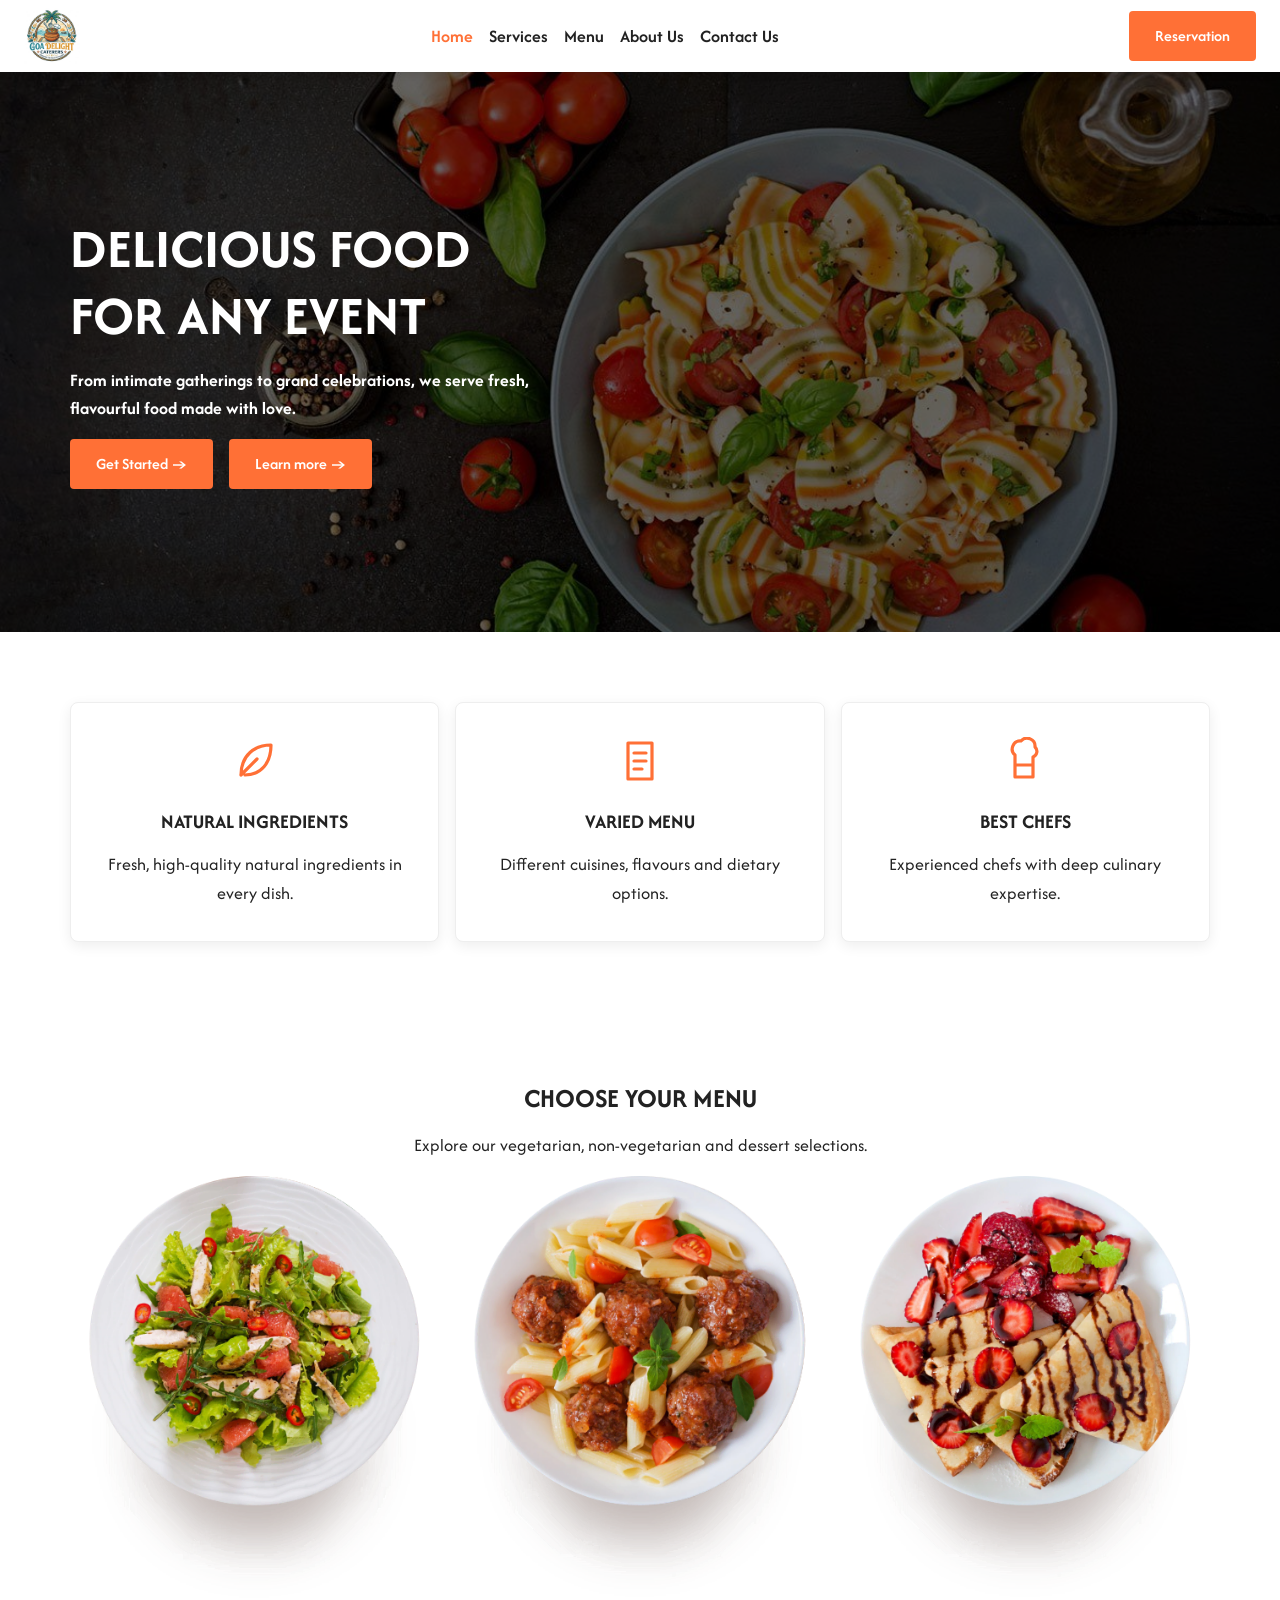
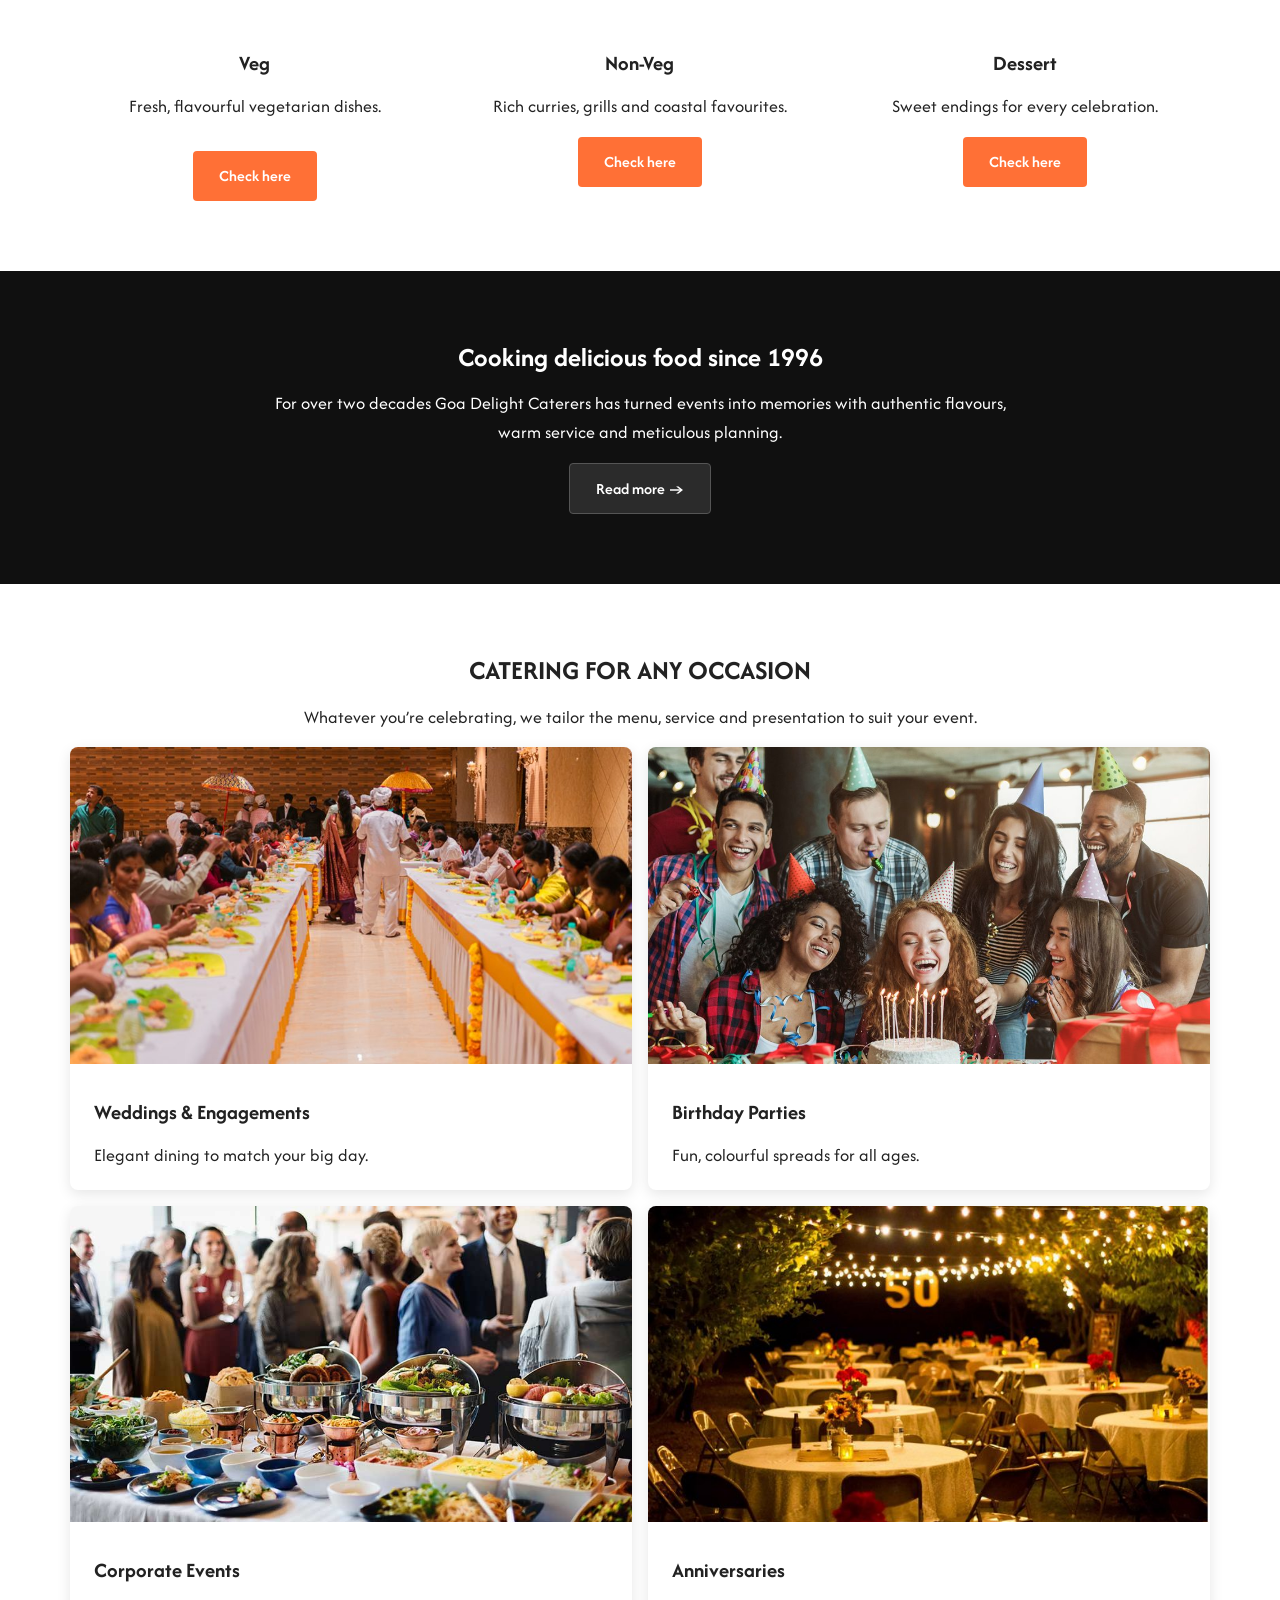
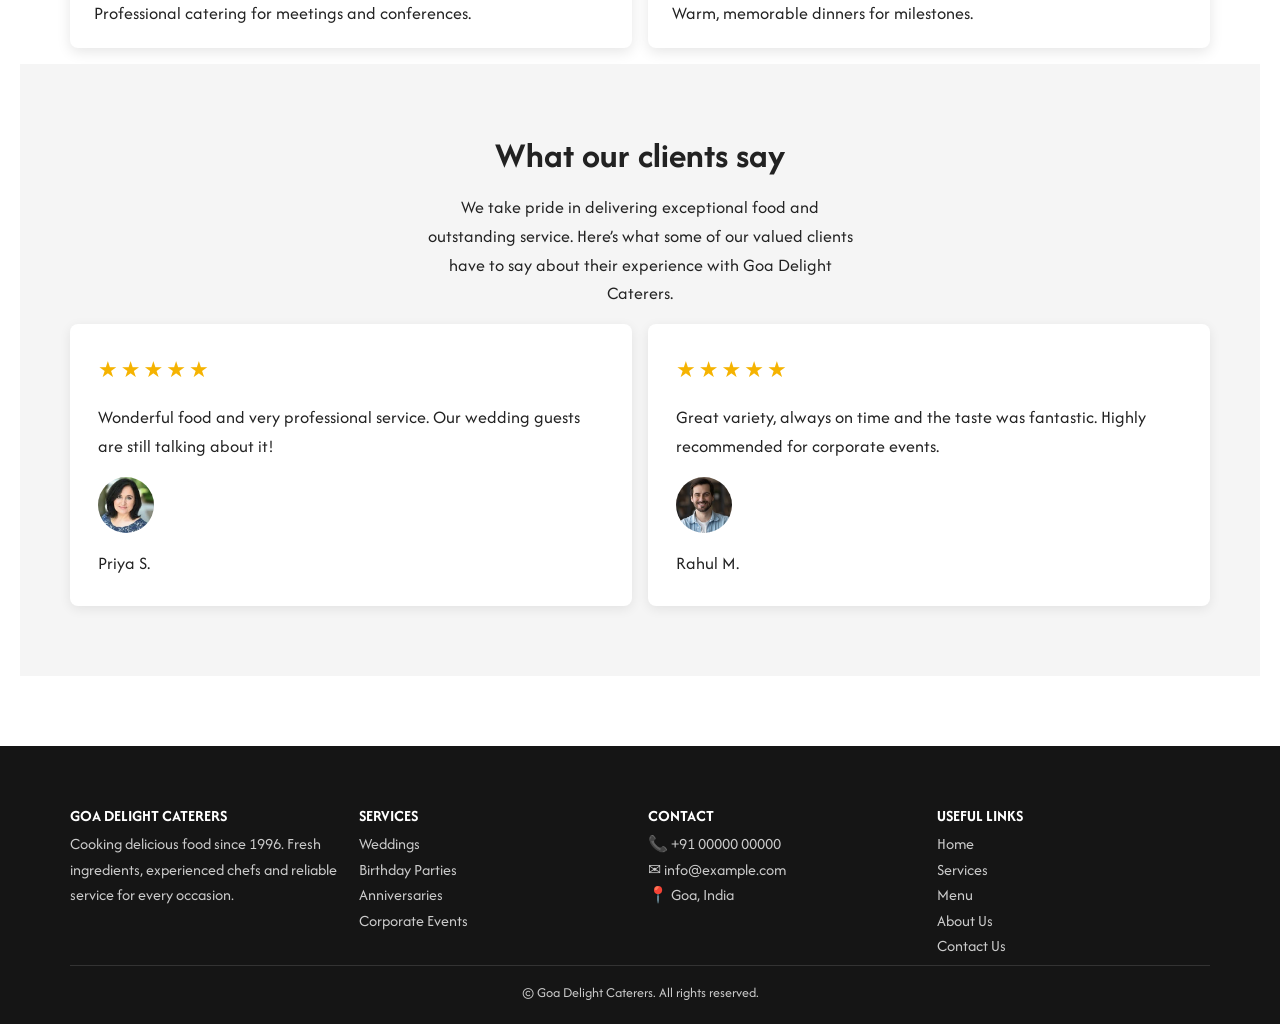
<file: index.html>
<!DOCTYPE html>
<html lang="en-US">
<head><meta charset="UTF-8">
	
	<meta name="viewport" content="width=device-width, initial-scale=1">
<meta name="robots" content="max-image-preview:large">
<title>Goa Delight Caterers</title>
<link rel="dns-prefetch" href="//fonts.googleapis.com">




<style id="wp-img-auto-sizes-contain-inline-css">
img:is([sizes=auto i],[sizes^="auto," i]){contain-intrinsic-size:3000px 1500px}
/*# sourceURL=wp-img-auto-sizes-contain-inline-css */
</style>
<style id="wp-block-site-logo-inline-css">
.wp-block-site-logo{box-sizing:border-box;line-height:0}.wp-block-site-logo a{display:inline-block;line-height:0}.wp-block-site-logo.is-default-size img{height:auto;width:120px}.wp-block-site-logo img{height:auto;max-width:100%}.wp-block-site-logo a,.wp-block-site-logo img{border-radius:inherit}.wp-block-site-logo.aligncenter{margin-left:auto;margin-right:auto;text-align:center}:root :where(.wp-block-site-logo.is-style-rounded){border-radius:9999px}
/*# sourceURL=/wp-includes/blocks/site-logo/style.min.css */
</style>
<style id="wp-block-navigation-link-inline-css">
.wp-block-navigation .wp-block-navigation-item__label{overflow-wrap:break-word}.wp-block-navigation .wp-block-navigation-item__description{display:none}.link-ui-tools{outline:1px solid #f0f0f0;padding:8px}.link-ui-block-inserter{padding-top:8px}.link-ui-block-inserter__back{margin-left:8px;text-transform:uppercase}
/*# sourceURL=/wp-includes/blocks/navigation-link/style.min.css */
</style>
<link rel="stylesheet" id="wp-block-navigation-css" href="/wp-includes/blocks/navigation/style.min.css?ver=7.1.4" media="all">
<style id="wp-block-button-inline-css">
.wp-block-button__link{align-content:center;box-sizing:border-box;cursor:pointer;display:inline-block;height:100%;text-align:center;word-break:break-word}.wp-block-button__link.aligncenter{text-align:center}.wp-block-button__link.alignright{text-align:right}:where(.wp-block-button__link){border-radius:9999px;box-shadow:none;padding:calc(.667em + 2px) calc(1.333em + 2px);text-decoration:none}.wp-block-button[style*=text-decoration] .wp-block-button__link{text-decoration:inherit}.wp-block-buttons>.wp-block-button.has-custom-width{max-width:none}.wp-block-buttons>.wp-block-button.has-custom-width .wp-block-button__link{width:100%}.wp-block-buttons>.wp-block-button.has-custom-font-size .wp-block-button__link{font-size:inherit}.wp-block-buttons>.wp-block-button[class*=wp-block-button__width]{width:calc(var(--wp--block-button--width)*1% - var(--wp--style--block-gap, .5em)*(1 - var(--wp--block-button--width)/100))}.wp-block-buttons>.wp-block-button.wp-block-button__width-25{width:calc(25% - var(--wp--style--block-gap, .5em)*.75)}.wp-block-buttons>.wp-block-button.wp-block-button__width-50{width:calc(50% - var(--wp--style--block-gap, .5em)*.5)}.wp-block-buttons>.wp-block-button.wp-block-button__width-75{width:calc(75% - var(--wp--style--block-gap, .5em)*.25)}.wp-block-buttons>.wp-block-button.wp-block-button__width-100{flex-basis:100%;width:100%}.wp-block-buttons.is-vertical>.wp-block-button[class*=wp-block-button__width]{width:calc(var(--wp--block-button--width)*1%)}.wp-block-buttons.is-vertical>.wp-block-button.wp-block-button__width-25{width:25%}.wp-block-buttons.is-vertical>.wp-block-button.wp-block-button__width-50{width:50%}.wp-block-buttons.is-vertical>.wp-block-button.wp-block-button__width-75{width:75%}.wp-block-button.is-style-squared,.wp-block-button__link.wp-block-button.is-style-squared{border-radius:0}.wp-block-button.no-border-radius,.wp-block-button__link.no-border-radius{border-radius:0!important}:root :where(.wp-block-button .wp-block-button__link.is-style-outline),:root :where(.wp-block-button.is-style-outline>.wp-block-button__link){border:2px solid;padding:.667em 1.333em}:root :where(.wp-block-button .wp-block-button__link.is-style-outline:not(.has-text-color)),:root :where(.wp-block-button.is-style-outline>.wp-block-button__link:not(.has-text-color)){color:currentColor}:root :where(.wp-block-button .wp-block-button__link.is-style-outline:not(.has-background)),:root :where(.wp-block-button.is-style-outline>.wp-block-button__link:not(.has-background)){background-color:transparent;background-image:none}
/*# sourceURL=/wp-includes/blocks/button/style.min.css */
</style>
<style id="wp-block-buttons-inline-css">
.wp-block-buttons{box-sizing:border-box}.wp-block-buttons.is-vertical{flex-direction:column}.wp-block-buttons.is-vertical>.wp-block-button:last-child{margin-bottom:0}.wp-block-buttons>.wp-block-button{display:inline-block;margin:0}.wp-block-buttons.is-content-justification-left{justify-content:flex-start}.wp-block-buttons.is-content-justification-left.is-vertical{align-items:flex-start}.wp-block-buttons.is-content-justification-center{justify-content:center}.wp-block-buttons.is-content-justification-center.is-vertical{align-items:center}.wp-block-buttons.is-content-justification-right{justify-content:flex-end}.wp-block-buttons.is-content-justification-right.is-vertical{align-items:flex-end}.wp-block-buttons.is-content-justification-space-between{justify-content:space-between}.wp-block-buttons.aligncenter{text-align:center}.wp-block-buttons:not(.is-content-justification-space-between,.is-content-justification-right,.is-content-justification-left,.is-content-justification-center) .wp-block-button.aligncenter{margin-left:auto;margin-right:auto;width:100%}.wp-block-buttons[style*=text-decoration] .wp-block-button,.wp-block-buttons[style*=text-decoration] .wp-block-button__link{text-decoration:inherit}.wp-block-buttons.has-custom-font-size .wp-block-button__link{font-size:inherit}.wp-block-buttons .wp-block-button__link{width:100%}.wp-block-button.aligncenter{text-align:center}
/*# sourceURL=/wp-includes/blocks/buttons/style.min.css */
</style>
<style id="wp-block-group-inline-css">
.wp-block-group{box-sizing:border-box}:where(.wp-block-group.wp-block-group-is-layout-constrained){position:relative}
/*# sourceURL=/wp-includes/blocks/group/style.min.css */
</style>
<style id="wp-block-heading-inline-css">
h1:where(.wp-block-heading).has-background,h2:where(.wp-block-heading).has-background,h3:where(.wp-block-heading).has-background,h4:where(.wp-block-heading).has-background,h5:where(.wp-block-heading).has-background,h6:where(.wp-block-heading).has-background{padding:1.25em 2.375em}h1.has-text-align-left[style*=writing-mode]:where([style*=vertical-lr]),h1.has-text-align-right[style*=writing-mode]:where([style*=vertical-rl]),h2.has-text-align-left[style*=writing-mode]:where([style*=vertical-lr]),h2.has-text-align-right[style*=writing-mode]:where([style*=vertical-rl]),h3.has-text-align-left[style*=writing-mode]:where([style*=vertical-lr]),h3.has-text-align-right[style*=writing-mode]:where([style*=vertical-rl]),h4.has-text-align-left[style*=writing-mode]:where([style*=vertical-lr]),h4.has-text-align-right[style*=writing-mode]:where([style*=vertical-rl]),h5.has-text-align-left[style*=writing-mode]:where([style*=vertical-lr]),h5.has-text-align-right[style*=writing-mode]:where([style*=vertical-rl]),h6.has-text-align-left[style*=writing-mode]:where([style*=vertical-lr]),h6.has-text-align-right[style*=writing-mode]:where([style*=vertical-rl]){rotate:180deg}
/*# sourceURL=/wp-includes/blocks/heading/style.min.css */
</style>
<style id="wp-block-paragraph-inline-css">
.is-small-text{font-size:.875em}.is-regular-text{font-size:1em}.is-large-text{font-size:2.25em}.is-larger-text{font-size:3em}.has-drop-cap:not(:focus):first-letter{float:left;font-size:8.4em;font-style:normal;font-weight:100;line-height:.68;margin:.05em .1em 0 0;text-transform:uppercase}body.rtl .has-drop-cap:not(:focus):first-letter{float:none;margin-left:.1em}p.has-drop-cap.has-background{overflow:hidden}:root :where(p.has-background){padding:1.25em 2.375em}:where(p.has-text-color:not(.has-link-color)) a{color:inherit}p.has-text-align-left[style*="writing-mode:vertical-lr"],p.has-text-align-right[style*="writing-mode:vertical-rl"]{rotate:180deg}
/*# sourceURL=/wp-includes/blocks/paragraph/style.min.css */
</style>
<link rel="stylesheet" id="wp-block-cover-css" href="/wp-includes/blocks/cover/style.min.css?ver=7.1.4" media="all">
<style id="wp-block-columns-inline-css">
.wp-block-columns{box-sizing:border-box;display:flex;flex-wrap:wrap!important}@media (min-width:782px){.wp-block-columns{flex-wrap:nowrap!important}}.wp-block-columns{align-items:normal!important}.wp-block-columns.are-vertically-aligned-top{align-items:flex-start}.wp-block-columns.are-vertically-aligned-center{align-items:center}.wp-block-columns.are-vertically-aligned-bottom{align-items:flex-end}@media (max-width:781px){.wp-block-columns:not(.is-not-stacked-on-mobile)>.wp-block-column{flex-basis:100%!important}}@media (min-width:782px){.wp-block-columns:not(.is-not-stacked-on-mobile)>.wp-block-column{flex-basis:0;flex-grow:1}.wp-block-columns:not(.is-not-stacked-on-mobile)>.wp-block-column[style*=flex-basis]{flex-grow:0}}.wp-block-columns.is-not-stacked-on-mobile{flex-wrap:nowrap!important}.wp-block-columns.is-not-stacked-on-mobile>.wp-block-column{flex-basis:0;flex-grow:1}.wp-block-columns.is-not-stacked-on-mobile>.wp-block-column[style*=flex-basis]{flex-grow:0}:where(.wp-block-columns){margin-bottom:1.75em}:where(.wp-block-columns.has-background){padding:1.25em 2.375em}.wp-block-column{flex-grow:1;min-width:0;overflow-wrap:break-word;word-break:break-word}.wp-block-column.is-vertically-aligned-top{align-self:flex-start}.wp-block-column.is-vertically-aligned-center{align-self:center}.wp-block-column.is-vertically-aligned-bottom{align-self:flex-end}.wp-block-column.is-vertically-aligned-stretch{align-self:stretch}.wp-block-column.is-vertically-aligned-bottom,.wp-block-column.is-vertically-aligned-center,.wp-block-column.is-vertically-aligned-top{width:100%}
/*# sourceURL=/wp-includes/blocks/columns/style.min.css */
</style>
<style id="wp-block-image-inline-css">
.wp-block-image>a,.wp-block-image>figure>a{display:inline-block}.wp-block-image img{box-sizing:border-box;height:auto;max-width:100%;vertical-align:bottom}@media not (prefers-reduced-motion){.wp-block-image img.hide{visibility:hidden}.wp-block-image img.show{animation:show-content-image .4s}}.wp-block-image[style*=border-radius] img,.wp-block-image[style*=border-radius]>a{border-radius:inherit}.wp-block-image.has-custom-border img{box-sizing:border-box}.wp-block-image.aligncenter{text-align:center}.wp-block-image.alignfull>a,.wp-block-image.alignwide>a{width:100%}.wp-block-image.alignfull img,.wp-block-image.alignwide img{height:auto;width:100%}.wp-block-image .aligncenter,.wp-block-image .alignleft,.wp-block-image .alignright,.wp-block-image.aligncenter,.wp-block-image.alignleft,.wp-block-image.alignright{display:table}.wp-block-image .aligncenter>figcaption,.wp-block-image .alignleft>figcaption,.wp-block-image .alignright>figcaption,.wp-block-image.aligncenter>figcaption,.wp-block-image.alignleft>figcaption,.wp-block-image.alignright>figcaption{caption-side:bottom;display:table-caption}.wp-block-image .alignleft{float:left;margin:.5em 1em .5em 0}.wp-block-image .alignright{float:right;margin:.5em 0 .5em 1em}.wp-block-image .aligncenter{margin-left:auto;margin-right:auto}.wp-block-image :where(figcaption){margin-bottom:1em;margin-top:.5em}.wp-block-image.is-style-circle-mask img{border-radius:9999px}@supports ((-webkit-mask-image:none) or (mask-image:none)) or (-webkit-mask-image:none){.wp-block-image.is-style-circle-mask img{border-radius:0;-webkit-mask-image:url('data:image/svg+xml;utf8,<svg viewBox="0 0 100 100" xmlns="http://www.w3.org/2000/svg"><circle cx="50" cy="50" r="50"/></svg>');mask-image:url('data:image/svg+xml;utf8,<svg viewBox="0 0 100 100" xmlns="http://www.w3.org/2000/svg"><circle cx="50" cy="50" r="50"/></svg>');mask-mode:alpha;-webkit-mask-position:center;mask-position:center;-webkit-mask-repeat:no-repeat;mask-repeat:no-repeat;-webkit-mask-size:contain;mask-size:contain}}:root :where(.wp-block-image.is-style-rounded img,.wp-block-image .is-style-rounded img){border-radius:9999px}.wp-block-image figure{margin:0}.wp-lightbox-container{display:flex;flex-direction:column;position:relative}.wp-lightbox-container img{cursor:zoom-in}.wp-lightbox-container img:hover+button{opacity:1}.wp-lightbox-container button{align-items:center;backdrop-filter:blur(16px) saturate(180%);background-color:rgba(90,90,90,.25);border:none;border-radius:4px;cursor:zoom-in;display:flex;height:20px;justify-content:center;opacity:0;padding:0;position:absolute;right:16px;text-align:center;top:16px;width:20px;z-index:100}@media not (prefers-reduced-motion){.wp-lightbox-container button{transition:opacity .2s ease}}.wp-lightbox-container button:focus-visible{outline:3px auto rgba(90,90,90,.25);outline:3px auto -webkit-focus-ring-color;outline-offset:3px}.wp-lightbox-container button:hover{cursor:pointer;opacity:1}.wp-lightbox-container button:focus{opacity:1}.wp-lightbox-container button:focus,.wp-lightbox-container button:hover,.wp-lightbox-container button:not(:hover):not(:active):not(.has-background){background-color:rgba(90,90,90,.25);border:none}.wp-lightbox-overlay{box-sizing:border-box;cursor:zoom-out;height:100vh;left:0;overflow:hidden;position:fixed;top:0;visibility:hidden;width:100%;z-index:100000}.wp-lightbox-overlay .wp-lightbox-close-button{align-items:center;cursor:pointer;display:flex;font-family:inherit;gap:8px;justify-content:center;line-height:1;min-height:40px;min-width:40px;padding:0 4px;position:absolute;right:calc(env(safe-area-inset-right) + 16px);top:calc(env(safe-area-inset-top) + 16px);z-index:5000000}.wp-lightbox-overlay .wp-lightbox-close-button:focus,.wp-lightbox-overlay .wp-lightbox-close-button:hover,.wp-lightbox-overlay .wp-lightbox-close-button:not(:hover):not(:active):not(.has-background){background:none;border:none}.wp-lightbox-overlay .wp-lightbox-close-button:has(.wp-lightbox-close-text:not([hidden])) .wp-lightbox-close-icon svg{height:1em;width:1em}.wp-lightbox-overlay .wp-lightbox-close-icon svg{display:block}.wp-lightbox-overlay .wp-lightbox-navigation-button-next,.wp-lightbox-overlay .wp-lightbox-navigation-button-prev{align-items:center;bottom:16px;cursor:pointer;display:flex;font-family:inherit;gap:4px;justify-content:center;line-height:1;min-height:40px;min-width:40px;padding:0 8px;position:absolute;z-index:2000002}.wp-lightbox-overlay .wp-lightbox-navigation-button-next[hidden],.wp-lightbox-overlay .wp-lightbox-navigation-button-prev[hidden]{display:none}@media (min-width:960px){.wp-lightbox-overlay .wp-lightbox-navigation-button-next,.wp-lightbox-overlay .wp-lightbox-navigation-button-prev{bottom:50%;transform:translateY(-50%)}}.wp-lightbox-overlay .wp-lightbox-navigation-button-next:focus,.wp-lightbox-overlay .wp-lightbox-navigation-button-next:hover,.wp-lightbox-overlay .wp-lightbox-navigation-button-next:not(:hover):not(:active):not(.has-background),.wp-lightbox-overlay .wp-lightbox-navigation-button-prev:focus,.wp-lightbox-overlay .wp-lightbox-navigation-button-prev:hover,.wp-lightbox-overlay .wp-lightbox-navigation-button-prev:not(:hover):not(:active):not(.has-background){background:none;border:none;padding:0 8px}.wp-lightbox-overlay .wp-lightbox-navigation-button-next:has(.wp-lightbox-navigation-text:not([hidden])) .wp-lightbox-navigation-icon svg,.wp-lightbox-overlay .wp-lightbox-navigation-button-prev:has(.wp-lightbox-navigation-text:not([hidden])) .wp-lightbox-navigation-icon svg{display:block;height:1.5em;width:1.5em}.wp-lightbox-overlay .wp-lightbox-navigation-button-prev{left:calc(env(safe-area-inset-left) + 16px)}.wp-lightbox-overlay .wp-lightbox-navigation-button-next{right:calc(env(safe-area-inset-right) + 16px)}.wp-lightbox-overlay .wp-lightbox-navigation-icon svg{vertical-align:middle}.wp-lightbox-overlay .lightbox-image-container{height:var(--wp--lightbox-container-height);left:50%;overflow:hidden;position:absolute;top:50%;transform:translate(-50%,-50%);transform-origin:top left;width:var(--wp--lightbox-container-width);z-index:2000001}.wp-lightbox-overlay .wp-block-image{align-items:center;box-sizing:border-box;display:flex;height:100%;justify-content:center;margin:0;position:relative;transform-origin:0 0;width:100%;z-index:3000000}.wp-lightbox-overlay .wp-block-image img{height:var(--wp--lightbox-image-height);min-height:var(--wp--lightbox-image-height);min-width:var(--wp--lightbox-image-width);width:var(--wp--lightbox-image-width)}.wp-lightbox-overlay .wp-block-image figcaption{display:none}.wp-lightbox-overlay button{background:none;border:none}.wp-lightbox-overlay .scrim{background-color:#fff;height:100%;opacity:.9;position:absolute;width:100%;z-index:2000000}.wp-lightbox-overlay.active{visibility:visible}@media not (prefers-reduced-motion){.wp-lightbox-overlay.active{animation:turn-on-visibility .25s both}.wp-lightbox-overlay.active img{animation:turn-on-visibility .35s both}.wp-lightbox-overlay.show-closing-animation:not(.active){animation:turn-off-visibility .35s both}.wp-lightbox-overlay.show-closing-animation:not(.active) img{animation:turn-off-visibility .25s both}.wp-lightbox-overlay.zoom.active{animation:none;opacity:1;visibility:visible}.wp-lightbox-overlay.zoom.active .lightbox-image-container{animation:lightbox-zoom-in .4s}.wp-lightbox-overlay.zoom.active .lightbox-image-container img{animation:none}.wp-lightbox-overlay.zoom.active .scrim{animation:turn-on-visibility .4s forwards}.wp-lightbox-overlay.zoom.show-closing-animation:not(.active){animation:none}.wp-lightbox-overlay.zoom.show-closing-animation:not(.active) .lightbox-image-container{animation:lightbox-zoom-out .4s}.wp-lightbox-overlay.zoom.show-closing-animation:not(.active) .lightbox-image-container img{animation:none}.wp-lightbox-overlay.zoom.show-closing-animation:not(.active) .scrim{animation:turn-off-visibility .4s forwards}}@keyframes show-content-image{0%{visibility:hidden}99%{visibility:hidden}to{visibility:visible}}@keyframes turn-on-visibility{0%{opacity:0}to{opacity:1}}@keyframes turn-off-visibility{0%{opacity:1;visibility:visible}99%{opacity:0;visibility:visible}to{opacity:0;visibility:hidden}}@keyframes lightbox-zoom-in{0%{transform:translate(calc((-100vw + var(--wp--lightbox-scrollbar-width))/2 + var(--wp--lightbox-initial-left-position)),calc(-50vh + var(--wp--lightbox-initial-top-position))) scale(var(--wp--lightbox-scale))}to{transform:translate(-50%,-50%) scale(1)}}@keyframes lightbox-zoom-out{0%{transform:translate(-50%,-50%) scale(1);visibility:visible}99%{visibility:visible}to{transform:translate(calc((-100vw + var(--wp--lightbox-scrollbar-width))/2 + var(--wp--lightbox-initial-left-position)),calc(-50vh + var(--wp--lightbox-initial-top-position))) scale(var(--wp--lightbox-scale));visibility:hidden}}
/*# sourceURL=/wp-includes/blocks/image/style.min.css */
</style>
<style id="wp-block-gallery-inline-css">
.blocks-gallery-grid:not(.has-nested-images),.wp-block-gallery:not(.has-nested-images){display:flex;flex-wrap:wrap;list-style-type:none;margin:0;padding:0}.blocks-gallery-grid:not(.has-nested-images) .blocks-gallery-image,.blocks-gallery-grid:not(.has-nested-images) .blocks-gallery-item,.wp-block-gallery:not(.has-nested-images) .blocks-gallery-image,.wp-block-gallery:not(.has-nested-images) .blocks-gallery-item{display:flex;flex-direction:column;flex-grow:1;justify-content:center;margin:0 1em 1em 0;position:relative;width:calc(50% - 1em)}.blocks-gallery-grid:not(.has-nested-images) .blocks-gallery-image:nth-of-type(2n),.blocks-gallery-grid:not(.has-nested-images) .blocks-gallery-item:nth-of-type(2n),.wp-block-gallery:not(.has-nested-images) .blocks-gallery-image:nth-of-type(2n),.wp-block-gallery:not(.has-nested-images) .blocks-gallery-item:nth-of-type(2n){margin-right:0}.blocks-gallery-grid:not(.has-nested-images) .blocks-gallery-image figure,.blocks-gallery-grid:not(.has-nested-images) .blocks-gallery-item figure,.wp-block-gallery:not(.has-nested-images) .blocks-gallery-image figure,.wp-block-gallery:not(.has-nested-images) .blocks-gallery-item figure{align-items:flex-end;display:flex;height:100%;justify-content:flex-start;margin:0}.blocks-gallery-grid:not(.has-nested-images) .blocks-gallery-image img,.blocks-gallery-grid:not(.has-nested-images) .blocks-gallery-item img,.wp-block-gallery:not(.has-nested-images) .blocks-gallery-image img,.wp-block-gallery:not(.has-nested-images) .blocks-gallery-item img{display:block;height:auto;max-width:100%;width:auto}.blocks-gallery-grid:not(.has-nested-images) .blocks-gallery-image figcaption,.blocks-gallery-grid:not(.has-nested-images) .blocks-gallery-item figcaption,.wp-block-gallery:not(.has-nested-images) .blocks-gallery-image figcaption,.wp-block-gallery:not(.has-nested-images) .blocks-gallery-item figcaption{background:linear-gradient(0deg,rgba(0,0,0,.7),rgba(0,0,0,.3) 70%,transparent);bottom:0;box-sizing:border-box;color:#fff;font-size:.8em;margin:0;max-height:100%;overflow:auto;padding:3em .77em .7em;position:absolute;text-align:center;width:100%;z-index:2}.blocks-gallery-grid:not(.has-nested-images) .blocks-gallery-image figcaption img,.blocks-gallery-grid:not(.has-nested-images) .blocks-gallery-item figcaption img,.wp-block-gallery:not(.has-nested-images) .blocks-gallery-image figcaption img,.wp-block-gallery:not(.has-nested-images) .blocks-gallery-item figcaption img{display:inline}.blocks-gallery-grid:not(.has-nested-images) figcaption,.wp-block-gallery:not(.has-nested-images) figcaption{flex-grow:1}.blocks-gallery-grid:not(.has-nested-images).is-cropped .blocks-gallery-image a,.blocks-gallery-grid:not(.has-nested-images).is-cropped .blocks-gallery-image img,.blocks-gallery-grid:not(.has-nested-images).is-cropped .blocks-gallery-item a,.blocks-gallery-grid:not(.has-nested-images).is-cropped .blocks-gallery-item img,.wp-block-gallery:not(.has-nested-images).is-cropped .blocks-gallery-image a,.wp-block-gallery:not(.has-nested-images).is-cropped .blocks-gallery-image img,.wp-block-gallery:not(.has-nested-images).is-cropped .blocks-gallery-item a,.wp-block-gallery:not(.has-nested-images).is-cropped .blocks-gallery-item img{flex:1;height:100%;-o-object-fit:cover;object-fit:cover;width:100%}.blocks-gallery-grid:not(.has-nested-images).columns-1 .blocks-gallery-image,.blocks-gallery-grid:not(.has-nested-images).columns-1 .blocks-gallery-item,.wp-block-gallery:not(.has-nested-images).columns-1 .blocks-gallery-image,.wp-block-gallery:not(.has-nested-images).columns-1 .blocks-gallery-item{margin-right:0;width:100%}@media (min-width:600px){.blocks-gallery-grid:not(.has-nested-images).columns-3 .blocks-gallery-image,.blocks-gallery-grid:not(.has-nested-images).columns-3 .blocks-gallery-item,.wp-block-gallery:not(.has-nested-images).columns-3 .blocks-gallery-image,.wp-block-gallery:not(.has-nested-images).columns-3 .blocks-gallery-item{margin-right:1em;width:calc(33.33333% - .66667em)}.blocks-gallery-grid:not(.has-nested-images).columns-4 .blocks-gallery-image,.blocks-gallery-grid:not(.has-nested-images).columns-4 .blocks-gallery-item,.wp-block-gallery:not(.has-nested-images).columns-4 .blocks-gallery-image,.wp-block-gallery:not(.has-nested-images).columns-4 .blocks-gallery-item{margin-right:1em;width:calc(25% - .75em)}.blocks-gallery-grid:not(.has-nested-images).columns-5 .blocks-gallery-image,.blocks-gallery-grid:not(.has-nested-images).columns-5 .blocks-gallery-item,.wp-block-gallery:not(.has-nested-images).columns-5 .blocks-gallery-image,.wp-block-gallery:not(.has-nested-images).columns-5 .blocks-gallery-item{margin-right:1em;width:calc(20% - .8em)}.blocks-gallery-grid:not(.has-nested-images).columns-6 .blocks-gallery-image,.blocks-gallery-grid:not(.has-nested-images).columns-6 .blocks-gallery-item,.wp-block-gallery:not(.has-nested-images).columns-6 .blocks-gallery-image,.wp-block-gallery:not(.has-nested-images).columns-6 .blocks-gallery-item{margin-right:1em;width:calc(16.66667% - .83333em)}.blocks-gallery-grid:not(.has-nested-images).columns-7 .blocks-gallery-image,.blocks-gallery-grid:not(.has-nested-images).columns-7 .blocks-gallery-item,.wp-block-gallery:not(.has-nested-images).columns-7 .blocks-gallery-image,.wp-block-gallery:not(.has-nested-images).columns-7 .blocks-gallery-item{margin-right:1em;width:calc(14.28571% - .85714em)}.blocks-gallery-grid:not(.has-nested-images).columns-8 .blocks-gallery-image,.blocks-gallery-grid:not(.has-nested-images).columns-8 .blocks-gallery-item,.wp-block-gallery:not(.has-nested-images).columns-8 .blocks-gallery-image,.wp-block-gallery:not(.has-nested-images).columns-8 .blocks-gallery-item{margin-right:1em;width:calc(12.5% - .875em)}.blocks-gallery-grid:not(.has-nested-images).columns-1 .blocks-gallery-image:nth-of-type(1n),.blocks-gallery-grid:not(.has-nested-images).columns-1 .blocks-gallery-item:nth-of-type(1n),.blocks-gallery-grid:not(.has-nested-images).columns-2 .blocks-gallery-image:nth-of-type(2n),.blocks-gallery-grid:not(.has-nested-images).columns-2 .blocks-gallery-item:nth-of-type(2n),.blocks-gallery-grid:not(.has-nested-images).columns-3 .blocks-gallery-image:nth-of-type(3n),.blocks-gallery-grid:not(.has-nested-images).columns-3 .blocks-gallery-item:nth-of-type(3n),.blocks-gallery-grid:not(.has-nested-images).columns-4 .blocks-gallery-image:nth-of-type(4n),.blocks-gallery-grid:not(.has-nested-images).columns-4 .blocks-gallery-item:nth-of-type(4n),.blocks-gallery-grid:not(.has-nested-images).columns-5 .blocks-gallery-image:nth-of-type(5n),.blocks-gallery-grid:not(.has-nested-images).columns-5 .blocks-gallery-item:nth-of-type(5n),.blocks-gallery-grid:not(.has-nested-images).columns-6 .blocks-gallery-image:nth-of-type(6n),.blocks-gallery-grid:not(.has-nested-images).columns-6 .blocks-gallery-item:nth-of-type(6n),.blocks-gallery-grid:not(.has-nested-images).columns-7 .blocks-gallery-image:nth-of-type(7n),.blocks-gallery-grid:not(.has-nested-images).columns-7 .blocks-gallery-item:nth-of-type(7n),.blocks-gallery-grid:not(.has-nested-images).columns-8 .blocks-gallery-image:nth-of-type(8n),.blocks-gallery-grid:not(.has-nested-images).columns-8 .blocks-gallery-item:nth-of-type(8n),.wp-block-gallery:not(.has-nested-images).columns-1 .blocks-gallery-image:nth-of-type(1n),.wp-block-gallery:not(.has-nested-images).columns-1 .blocks-gallery-item:nth-of-type(1n),.wp-block-gallery:not(.has-nested-images).columns-2 .blocks-gallery-image:nth-of-type(2n),.wp-block-gallery:not(.has-nested-images).columns-2 .blocks-gallery-item:nth-of-type(2n),.wp-block-gallery:not(.has-nested-images).columns-3 .blocks-gallery-image:nth-of-type(3n),.wp-block-gallery:not(.has-nested-images).columns-3 .blocks-gallery-item:nth-of-type(3n),.wp-block-gallery:not(.has-nested-images).columns-4 .blocks-gallery-image:nth-of-type(4n),.wp-block-gallery:not(.has-nested-images).columns-4 .blocks-gallery-item:nth-of-type(4n),.wp-block-gallery:not(.has-nested-images).columns-5 .blocks-gallery-image:nth-of-type(5n),.wp-block-gallery:not(.has-nested-images).columns-5 .blocks-gallery-item:nth-of-type(5n),.wp-block-gallery:not(.has-nested-images).columns-6 .blocks-gallery-image:nth-of-type(6n),.wp-block-gallery:not(.has-nested-images).columns-6 .blocks-gallery-item:nth-of-type(6n),.wp-block-gallery:not(.has-nested-images).columns-7 .blocks-gallery-image:nth-of-type(7n),.wp-block-gallery:not(.has-nested-images).columns-7 .blocks-gallery-item:nth-of-type(7n),.wp-block-gallery:not(.has-nested-images).columns-8 .blocks-gallery-image:nth-of-type(8n),.wp-block-gallery:not(.has-nested-images).columns-8 .blocks-gallery-item:nth-of-type(8n){margin-right:0}}.blocks-gallery-grid:not(.has-nested-images) .blocks-gallery-image:last-child,.blocks-gallery-grid:not(.has-nested-images) .blocks-gallery-item:last-child,.wp-block-gallery:not(.has-nested-images) .blocks-gallery-image:last-child,.wp-block-gallery:not(.has-nested-images) .blocks-gallery-item:last-child{margin-right:0}.blocks-gallery-grid:not(.has-nested-images).alignleft,.blocks-gallery-grid:not(.has-nested-images).alignright,.wp-block-gallery:not(.has-nested-images).alignleft,.wp-block-gallery:not(.has-nested-images).alignright{max-width:420px;width:100%}.blocks-gallery-grid:not(.has-nested-images).aligncenter .blocks-gallery-item figure,.wp-block-gallery:not(.has-nested-images).aligncenter .blocks-gallery-item figure{justify-content:center}.wp-block-gallery:not(.is-cropped) .blocks-gallery-item{align-self:flex-start}figure.wp-block-gallery.has-nested-images{align-items:normal}.wp-block-gallery.has-nested-images figure.wp-block-image:not(#individual-image){margin:0;width:calc(50% - var(--wp--style--unstable-gallery-gap, 16px)/2)}.wp-block-gallery.has-nested-images figure.wp-block-image{box-sizing:border-box;display:flex;flex-direction:column;flex-grow:1;justify-content:center;max-width:100%;position:relative}.wp-block-gallery.has-nested-images figure.wp-block-image>a,.wp-block-gallery.has-nested-images figure.wp-block-image>div{flex-direction:column;flex-grow:1;margin:0}.wp-block-gallery.has-nested-images figure.wp-block-image img{display:block;height:auto;max-width:100%!important;width:auto}.wp-block-gallery.has-nested-images figure.wp-block-image figcaption,.wp-block-gallery.has-nested-images figure.wp-block-image:has(figcaption):before{bottom:0;left:0;max-height:100%;position:absolute;right:0}.wp-block-gallery.has-nested-images figure.wp-block-image:has(figcaption):before{backdrop-filter:blur(3px);content:"";height:100%;-webkit-mask-image:linear-gradient(0deg,#000 20%,transparent);mask-image:linear-gradient(0deg,#000 20%,transparent);max-height:3em;pointer-events:none}.wp-block-gallery.has-nested-images figure.wp-block-image figcaption{box-sizing:border-box;color:#fff;font-size:13px;margin:0;overflow:auto;padding:1em;text-align:center;text-shadow:0 0 1.5px #000}.wp-block-gallery.has-nested-images figure.wp-block-image figcaption::-webkit-scrollbar{height:12px;width:12px}.wp-block-gallery.has-nested-images figure.wp-block-image figcaption::-webkit-scrollbar-track{background-color:transparent}.wp-block-gallery.has-nested-images figure.wp-block-image figcaption::-webkit-scrollbar-thumb{background-clip:padding-box;background-color:transparent;border:3px solid transparent;border-radius:8px}.wp-block-gallery.has-nested-images figure.wp-block-image figcaption:focus-within::-webkit-scrollbar-thumb,.wp-block-gallery.has-nested-images figure.wp-block-image figcaption:focus::-webkit-scrollbar-thumb,.wp-block-gallery.has-nested-images figure.wp-block-image figcaption:hover::-webkit-scrollbar-thumb{background-color:hsla(0,0%,100%,.8)}.wp-block-gallery.has-nested-images figure.wp-block-image figcaption{scrollbar-color:transparent transparent;scrollbar-gutter:stable both-edges;scrollbar-width:thin}.wp-block-gallery.has-nested-images figure.wp-block-image figcaption:focus,.wp-block-gallery.has-nested-images figure.wp-block-image figcaption:focus-within,.wp-block-gallery.has-nested-images figure.wp-block-image figcaption:hover{scrollbar-color:hsla(0,0%,100%,.8) transparent}.wp-block-gallery.has-nested-images figure.wp-block-image figcaption{will-change:transform}@media (hover:none){.wp-block-gallery.has-nested-images figure.wp-block-image figcaption{scrollbar-color:hsla(0,0%,100%,.8) transparent}}.wp-block-gallery.has-nested-images figure.wp-block-image figcaption{background:linear-gradient(0deg,rgba(0,0,0,.4),transparent)}.wp-block-gallery.has-nested-images figure.wp-block-image figcaption img{display:inline}.wp-block-gallery.has-nested-images figure.wp-block-image figcaption a{color:inherit}.wp-block-gallery.has-nested-images figure.wp-block-image.has-custom-border img{box-sizing:border-box}.wp-block-gallery.has-nested-images figure.wp-block-image.has-custom-border>a,.wp-block-gallery.has-nested-images figure.wp-block-image.has-custom-border>div,.wp-block-gallery.has-nested-images figure.wp-block-image.is-style-rounded>a,.wp-block-gallery.has-nested-images figure.wp-block-image.is-style-rounded>div{flex:1 1 auto}.wp-block-gallery.has-nested-images figure.wp-block-image.has-custom-border figcaption,.wp-block-gallery.has-nested-images figure.wp-block-image.is-style-rounded figcaption{background:none;color:inherit;flex:initial;margin:0;padding:10px 10px 9px;position:relative;text-shadow:none}.wp-block-gallery.has-nested-images figure.wp-block-image.has-custom-border:before,.wp-block-gallery.has-nested-images figure.wp-block-image.is-style-rounded:before{content:none}.wp-block-gallery.has-nested-images figcaption{flex-basis:100%;flex-grow:1;text-align:center}.wp-block-gallery.has-nested-images:not(.is-cropped) figure.wp-block-image:not(#individual-image){margin-bottom:auto;margin-top:0}.wp-block-gallery.has-nested-images.is-cropped figure.wp-block-image:not(#individual-image){align-self:inherit}.wp-block-gallery.has-nested-images.is-cropped figure.wp-block-image:not(#individual-image)>a,.wp-block-gallery.has-nested-images.is-cropped figure.wp-block-image:not(#individual-image)>div:not(.components-drop-zone){display:flex}.wp-block-gallery.has-nested-images.is-cropped figure.wp-block-image:not(#individual-image) a,.wp-block-gallery.has-nested-images.is-cropped figure.wp-block-image:not(#individual-image) img{flex:1 0 0%;height:100%;-o-object-fit:cover;object-fit:cover;width:100%}.wp-block-gallery.has-nested-images.columns-1 figure.wp-block-image:not(#individual-image){width:100%}@media (min-width:600px){.wp-block-gallery.has-nested-images.columns-3 figure.wp-block-image:not(#individual-image){width:calc(33.33333% - var(--wp--style--unstable-gallery-gap, 16px)*.66667)}.wp-block-gallery.has-nested-images.columns-4 figure.wp-block-image:not(#individual-image){width:calc(25% - var(--wp--style--unstable-gallery-gap, 16px)*.75)}.wp-block-gallery.has-nested-images.columns-5 figure.wp-block-image:not(#individual-image){width:calc(20% - var(--wp--style--unstable-gallery-gap, 16px)*.8)}.wp-block-gallery.has-nested-images.columns-6 figure.wp-block-image:not(#individual-image){width:calc(16.66667% - var(--wp--style--unstable-gallery-gap, 16px)*.83333)}.wp-block-gallery.has-nested-images.columns-7 figure.wp-block-image:not(#individual-image){width:calc(14.28571% - var(--wp--style--unstable-gallery-gap, 16px)*.85714)}.wp-block-gallery.has-nested-images.columns-8 figure.wp-block-image:not(#individual-image){width:calc(12.5% - var(--wp--style--unstable-gallery-gap, 16px)*.875)}.wp-block-gallery.has-nested-images.columns-default figure.wp-block-image:not(#individual-image){width:calc(33.33% - var(--wp--style--unstable-gallery-gap, 16px)*.66667)}.wp-block-gallery.has-nested-images.columns-default figure.wp-block-image:not(#individual-image):first-child:nth-last-child(2),.wp-block-gallery.has-nested-images.columns-default figure.wp-block-image:not(#individual-image):first-child:nth-last-child(2)~figure.wp-block-image:not(#individual-image){width:calc(50% - var(--wp--style--unstable-gallery-gap, 16px)*.5)}.wp-block-gallery.has-nested-images.columns-default figure.wp-block-image:not(#individual-image):first-child:last-child{width:100%}}.wp-block-gallery.has-nested-images.alignleft,.wp-block-gallery.has-nested-images.alignright{max-width:420px;width:100%}.wp-block-gallery.has-nested-images.aligncenter{justify-content:center}
/*# sourceURL=/wp-includes/blocks/gallery/style.min.css */
</style>
<style id="wp-block-post-content-inline-css">
.wp-block-post-content{display:flow-root}
/*# sourceURL=/wp-includes/blocks/post-content/style.min.css */
</style>
<style id="wp-emoji-styles-inline-css">

	img.wp-smiley, img.emoji {
		display: inline !important;
		border: none !important;
		box-shadow: none !important;
		height: 1em !important;
		width: 1em !important;
		margin: 0 0.07em !important;
		vertical-align: -0.1em !important;
		background: none !important;
		padding: 0 !important;
	}
/*# sourceURL=wp-emoji-styles-inline-css */
</style>
<style id="wp-block-library-inline-css">
:root{--wp-block-synced-color:#7a00df;--wp-block-synced-color--rgb:122,0,223;--wp-bound-block-color:var(--wp-block-synced-color);--wp-editor-canvas-background:#ddd;--wp-admin-theme-color:#007cba;--wp-admin-theme-color--rgb:0,124,186;--wp-admin-theme-color-darker-10:#006ba1;--wp-admin-theme-color-darker-10--rgb:0,107,160.5;--wp-admin-theme-color-darker-20:#005a87;--wp-admin-theme-color-darker-20--rgb:0,90,135;--wp-admin-border-width-focus:2px}@media (min-resolution:192dpi){:root{--wp-admin-border-width-focus:1.5px}}.wp-element-button{cursor:pointer}:root .has-very-light-gray-background-color{background-color:#eee}:root .has-very-dark-gray-background-color{background-color:#313131}:root .has-very-light-gray-color{color:#eee}:root .has-very-dark-gray-color{color:#313131}:root .has-vivid-green-cyan-to-vivid-cyan-blue-gradient-background{background:linear-gradient(135deg,#00d084,#0693e3)}:root .has-purple-crush-gradient-background{background:linear-gradient(135deg,#34e2e4,#4721fb 50%,#ab1dfe)}:root .has-hazy-dawn-gradient-background{background:linear-gradient(135deg,#faaca8,#dad0ec)}:root .has-subdued-olive-gradient-background{background:linear-gradient(135deg,#fafae1,#67a671)}:root .has-atomic-cream-gradient-background{background:linear-gradient(135deg,#fdd79a,#004a59)}:root .has-nightshade-gradient-background{background:linear-gradient(135deg,#330968,#31cdcf)}:root .has-midnight-gradient-background{background:linear-gradient(135deg,#020381,#2874fc)}:root{--wp--preset--font-size--normal:16px;--wp--preset--font-size--huge:42px}.has-regular-font-size{font-size:1em}.has-larger-font-size{font-size:2.625em}.has-normal-font-size{font-size:var(--wp--preset--font-size--normal)}.has-huge-font-size{font-size:var(--wp--preset--font-size--huge)}:root .has-text-align-center{text-align:center}:root .has-text-align-left{text-align:left}:root .has-text-align-right{text-align:right}.has-fit-text{white-space:nowrap!important}#end-resizable-editor-section{display:none}.aligncenter{clear:both}.items-justified-left{justify-content:flex-start}.items-justified-center{justify-content:center}.items-justified-right{justify-content:flex-end}.items-justified-space-between{justify-content:space-between}.screen-reader-text{word-wrap:normal!important;border:0;clip-path:inset(50%);height:1px;margin:-1px;overflow:hidden;padding:0;position:absolute;width:1px;word-break:normal!important}.screen-reader-text:focus{background-color:#ddd;clip-path:none;color:#444;display:block;font-size:1em;height:auto;left:5px;line-height:normal;padding:15px 23px 14px;text-decoration:none;top:5px;width:auto;z-index:100000}html :where(.has-border-color){border-style:solid}html :where([style^=border-color],[style*=";border-color"],[style*="; border-color"]){border-style:solid}html :where([style^=border-top-color],[style*=";border-top-color"],[style*="; border-top-color"]){border-top-style:solid}html :where([style^=border-right-color],[style*=";border-right-color"],[style*="; border-right-color"]){border-right-style:solid}html :where([style^=border-bottom-color],[style*=";border-bottom-color"],[style*="; border-bottom-color"]){border-bottom-style:solid}html :where([style^=border-left-color],[style*=";border-left-color"],[style*="; border-left-color"]){border-left-style:solid}html :where([style^=border-width],[style*=";border-width"],[style*="; border-width"]){border-style:solid}html :where([style^=border-top-width],[style*=";border-top-width"],[style*="; border-top-width"]){border-top-style:solid}html :where([style^=border-right-width],[style*=";border-right-width"],[style*="; border-right-width"]){border-right-style:solid}html :where([style^=border-bottom-width],[style*=";border-bottom-width"],[style*="; border-bottom-width"]){border-bottom-style:solid}html :where([style^=border-left-width],[style*=";border-left-width"],[style*="; border-left-width"]){border-left-style:solid}html :where(img[class*=wp-image-]){height:auto;max-width:100%}:where(figure){margin:0 0 1em}html :where(.is-position-sticky){--wp-admin--admin-bar--position-offset:var(--wp-admin--admin-bar--height,0px)}@media screen and (max-width:600px){html :where(.is-position-sticky){--wp-admin--admin-bar--position-offset:0px}}
/*# sourceURL=/wp-includes/css/dist/block-library/common.min.css */
</style>
<style id="global-styles-inline-css">
:root{--wp--preset--aspect-ratio--square: 1;--wp--preset--aspect-ratio--4-3: 4/3;--wp--preset--aspect-ratio--3-4: 3/4;--wp--preset--aspect-ratio--3-2: 3/2;--wp--preset--aspect-ratio--2-3: 2/3;--wp--preset--aspect-ratio--16-9: 16/9;--wp--preset--aspect-ratio--9-16: 9/16;--wp--preset--color--black: #000000;--wp--preset--color--cyan-bluish-gray: #abb8c3;--wp--preset--color--white: #ffffff;--wp--preset--color--pale-pink: #f78da7;--wp--preset--color--vivid-red: #cf2e2e;--wp--preset--color--luminous-vivid-orange: #ff6900;--wp--preset--color--luminous-vivid-amber: #fcb900;--wp--preset--color--light-green-cyan: #7bdcb5;--wp--preset--color--vivid-green-cyan: #00d084;--wp--preset--color--pale-cyan-blue: #8ed1fc;--wp--preset--color--vivid-cyan-blue: #0693e3;--wp--preset--color--vivid-purple: #9b51e0;--wp--preset--color--orange: #FF7036;--wp--preset--color--grey: #F5F5F5;--wp--preset--color--gold: #F4B400;--wp--preset--color--text: #222222;--wp--preset--gradient--vivid-cyan-blue-to-vivid-purple: linear-gradient(135deg,rgb(6,147,227) 0%,rgb(155,81,224) 100%);--wp--preset--gradient--light-green-cyan-to-vivid-green-cyan: linear-gradient(135deg,rgb(122,220,180) 0%,rgb(0,208,130) 100%);--wp--preset--gradient--luminous-vivid-amber-to-luminous-vivid-orange: linear-gradient(135deg,rgb(252,185,0) 0%,rgb(255,105,0) 100%);--wp--preset--gradient--luminous-vivid-orange-to-vivid-red: linear-gradient(135deg,rgb(255,105,0) 0%,rgb(207,46,46) 100%);--wp--preset--gradient--very-light-gray-to-cyan-bluish-gray: linear-gradient(135deg,rgb(238,238,238) 0%,rgb(169,184,195) 100%);--wp--preset--gradient--cool-to-warm-spectrum: linear-gradient(135deg,rgb(74,234,220) 0%,rgb(151,120,209) 20%,rgb(207,42,186) 40%,rgb(238,44,130) 60%,rgb(251,105,98) 80%,rgb(254,248,76) 100%);--wp--preset--gradient--blush-light-purple: linear-gradient(135deg,rgb(255,206,236) 0%,rgb(152,150,240) 100%);--wp--preset--gradient--blush-bordeaux: linear-gradient(135deg,rgb(254,205,165) 0%,rgb(254,45,45) 50%,rgb(107,0,62) 100%);--wp--preset--gradient--luminous-dusk: linear-gradient(135deg,rgb(255,203,112) 0%,rgb(199,81,192) 50%,rgb(65,88,208) 100%);--wp--preset--gradient--pale-ocean: linear-gradient(135deg,rgb(255,245,203) 0%,rgb(182,227,212) 50%,rgb(51,167,181) 100%);--wp--preset--gradient--electric-grass: linear-gradient(135deg,rgb(202,248,128) 0%,rgb(113,206,126) 100%);--wp--preset--gradient--midnight: linear-gradient(135deg,rgb(2,3,129) 0%,rgb(40,116,252) 100%);--wp--preset--font-size--small: 15px;--wp--preset--font-size--medium: 18px;--wp--preset--font-size--large: 24px;--wp--preset--font-size--x-large: 36px;--wp--preset--font-size--xx-large: 56px;--wp--preset--font-family--afacad: 'Afacad', system-ui, sans-serif;--wp--preset--font-family--playfair: 'Playfair Display', Georgia, serif;--wp--preset--font-family--system: system-ui, sans-serif;--wp--preset--spacing--20: 0.44rem;--wp--preset--spacing--30: 0.67rem;--wp--preset--spacing--40: 1rem;--wp--preset--spacing--50: 1.5rem;--wp--preset--spacing--60: 2.25rem;--wp--preset--spacing--70: 3.38rem;--wp--preset--spacing--80: 5.06rem;--wp--preset--shadow--natural: 6px 6px 9px rgba(0, 0, 0, 0.2);--wp--preset--shadow--deep: 12px 12px 50px rgba(0, 0, 0, 0.4);--wp--preset--shadow--sharp: 6px 6px 0px rgba(0, 0, 0, 0.2);--wp--preset--shadow--outlined: 6px 6px 0px -3px rgb(255, 255, 255), 6px 6px rgb(0, 0, 0);--wp--preset--shadow--crisp: 6px 6px 0px rgb(0, 0, 0);}.wp-block-button{--wp--preset--dimension--25: 25%;--wp--preset--dimension--50: 50%;--wp--preset--dimension--75: 75%;--wp--preset--dimension--100: 100%;}:root { --wp--style--global--content-size: 1140px;--wp--style--global--wide-size: 1280px; }:where(body) { margin: 0; }.wp-site-blocks > .alignleft { float: left; margin-right: 2em; }.wp-site-blocks > .alignright { float: right; margin-left: 2em; }.wp-site-blocks > .aligncenter { justify-content: center; margin-left: auto; margin-right: auto; }:where(.wp-site-blocks) > * { margin-block-start: 1rem; margin-block-end: 0; }:where(.wp-site-blocks) > :first-child { margin-block-start: 0; }:where(.wp-site-blocks) > :last-child { margin-block-end: 0; }:root { --wp--style--block-gap: 1rem; }:root :where(.is-layout-flow) > :first-child{margin-block-start: 0;}:root :where(.is-layout-flow) > :last-child{margin-block-end: 0;}:root :where(.is-layout-flow) > *{margin-block-start: 1rem;margin-block-end: 0;}:root :where(.is-layout-constrained) > :first-child{margin-block-start: 0;}:root :where(.is-layout-constrained) > :last-child{margin-block-end: 0;}:root :where(.is-layout-constrained) > *{margin-block-start: 1rem;margin-block-end: 0;}:root :where(.is-layout-flex){gap: 1rem;}:root :where(.is-layout-grid){gap: 1rem;}.is-layout-flow > .alignleft{float: left;margin-inline-start: 0;margin-inline-end: 2em;}.is-layout-flow > .alignright{float: right;margin-inline-start: 2em;margin-inline-end: 0;}.is-layout-flow > .aligncenter{margin-left: auto !important;margin-right: auto !important;}.is-layout-constrained > .alignleft{float: left;margin-inline-start: 0;margin-inline-end: 2em;}.is-layout-constrained > .alignright{float: right;margin-inline-start: 2em;margin-inline-end: 0;}.is-layout-constrained > .aligncenter{margin-left: auto !important;margin-right: auto !important;}.is-layout-constrained > :where(:not(.alignleft):not(.alignright):not(.alignfull)){max-width: var(--wp--style--global--content-size);margin-left: auto !important;margin-right: auto !important;}.is-layout-constrained > .alignwide{max-width: var(--wp--style--global--wide-size);}body .is-layout-flex{display: flex;}.is-layout-flex{flex-wrap: wrap;align-items: center;}.is-layout-flex > :is(*, div){margin: 0;}body .is-layout-grid{display: grid;}.is-layout-grid > :is(*, div){margin: 0;}body{background-color: #FFFFFF;color: #222222;font-family: var(--wp--preset--font-family--afacad);font-size: 18px;line-height: 1.6;padding-top: 0px;padding-right: 0px;padding-bottom: 0px;padding-left: 0px;}a:where(:not(.wp-element-button)){color: #FF7036;}h1, h2, h3, h4, h5, h6{font-family: var(--wp--preset--font-family--afacad);font-weight: 700;line-height: 1.2;}:root :where(.wp-element-button, .wp-block-button__link){background-color: #32373c;border-width: 0;color: #fff;font-family: inherit;font-size: inherit;font-style: inherit;font-weight: inherit;letter-spacing: inherit;line-height: inherit;padding-top: calc(0.667em + 2px);padding-right: calc(1.333em + 2px);padding-bottom: calc(0.667em + 2px);padding-left: calc(1.333em + 2px);text-decoration: none;text-transform: inherit;}.has-black-color{color: var(--wp--preset--color--black) !important;}.has-cyan-bluish-gray-color{color: var(--wp--preset--color--cyan-bluish-gray) !important;}.has-white-color{color: var(--wp--preset--color--white) !important;}.has-pale-pink-color{color: var(--wp--preset--color--pale-pink) !important;}.has-vivid-red-color{color: var(--wp--preset--color--vivid-red) !important;}.has-luminous-vivid-orange-color{color: var(--wp--preset--color--luminous-vivid-orange) !important;}.has-luminous-vivid-amber-color{color: var(--wp--preset--color--luminous-vivid-amber) !important;}.has-light-green-cyan-color{color: var(--wp--preset--color--light-green-cyan) !important;}.has-vivid-green-cyan-color{color: var(--wp--preset--color--vivid-green-cyan) !important;}.has-pale-cyan-blue-color{color: var(--wp--preset--color--pale-cyan-blue) !important;}.has-vivid-cyan-blue-color{color: var(--wp--preset--color--vivid-cyan-blue) !important;}.has-vivid-purple-color{color: var(--wp--preset--color--vivid-purple) !important;}.has-orange-color{color: var(--wp--preset--color--orange) !important;}.has-grey-color{color: var(--wp--preset--color--grey) !important;}.has-gold-color{color: var(--wp--preset--color--gold) !important;}.has-text-color{color: var(--wp--preset--color--text) !important;}.has-black-background-color{background-color: var(--wp--preset--color--black) !important;}.has-cyan-bluish-gray-background-color{background-color: var(--wp--preset--color--cyan-bluish-gray) !important;}.has-white-background-color{background-color: var(--wp--preset--color--white) !important;}.has-pale-pink-background-color{background-color: var(--wp--preset--color--pale-pink) !important;}.has-vivid-red-background-color{background-color: var(--wp--preset--color--vivid-red) !important;}.has-luminous-vivid-orange-background-color{background-color: var(--wp--preset--color--luminous-vivid-orange) !important;}.has-luminous-vivid-amber-background-color{background-color: var(--wp--preset--color--luminous-vivid-amber) !important;}.has-light-green-cyan-background-color{background-color: var(--wp--preset--color--light-green-cyan) !important;}.has-vivid-green-cyan-background-color{background-color: var(--wp--preset--color--vivid-green-cyan) !important;}.has-pale-cyan-blue-background-color{background-color: var(--wp--preset--color--pale-cyan-blue) !important;}.has-vivid-cyan-blue-background-color{background-color: var(--wp--preset--color--vivid-cyan-blue) !important;}.has-vivid-purple-background-color{background-color: var(--wp--preset--color--vivid-purple) !important;}.has-orange-background-color{background-color: var(--wp--preset--color--orange) !important;}.has-grey-background-color{background-color: var(--wp--preset--color--grey) !important;}.has-gold-background-color{background-color: var(--wp--preset--color--gold) !important;}.has-text-background-color{background-color: var(--wp--preset--color--text) !important;}.has-black-border-color{border-color: var(--wp--preset--color--black) !important;}.has-cyan-bluish-gray-border-color{border-color: var(--wp--preset--color--cyan-bluish-gray) !important;}.has-white-border-color{border-color: var(--wp--preset--color--white) !important;}.has-pale-pink-border-color{border-color: var(--wp--preset--color--pale-pink) !important;}.has-vivid-red-border-color{border-color: var(--wp--preset--color--vivid-red) !important;}.has-luminous-vivid-orange-border-color{border-color: var(--wp--preset--color--luminous-vivid-orange) !important;}.has-luminous-vivid-amber-border-color{border-color: var(--wp--preset--color--luminous-vivid-amber) !important;}.has-light-green-cyan-border-color{border-color: var(--wp--preset--color--light-green-cyan) !important;}.has-vivid-green-cyan-border-color{border-color: var(--wp--preset--color--vivid-green-cyan) !important;}.has-pale-cyan-blue-border-color{border-color: var(--wp--preset--color--pale-cyan-blue) !important;}.has-vivid-cyan-blue-border-color{border-color: var(--wp--preset--color--vivid-cyan-blue) !important;}.has-vivid-purple-border-color{border-color: var(--wp--preset--color--vivid-purple) !important;}.has-orange-border-color{border-color: var(--wp--preset--color--orange) !important;}.has-grey-border-color{border-color: var(--wp--preset--color--grey) !important;}.has-gold-border-color{border-color: var(--wp--preset--color--gold) !important;}.has-text-border-color{border-color: var(--wp--preset--color--text) !important;}.has-vivid-cyan-blue-to-vivid-purple-gradient-background{background: var(--wp--preset--gradient--vivid-cyan-blue-to-vivid-purple) !important;}.has-light-green-cyan-to-vivid-green-cyan-gradient-background{background: var(--wp--preset--gradient--light-green-cyan-to-vivid-green-cyan) !important;}.has-luminous-vivid-amber-to-luminous-vivid-orange-gradient-background{background: var(--wp--preset--gradient--luminous-vivid-amber-to-luminous-vivid-orange) !important;}.has-luminous-vivid-orange-to-vivid-red-gradient-background{background: var(--wp--preset--gradient--luminous-vivid-orange-to-vivid-red) !important;}.has-very-light-gray-to-cyan-bluish-gray-gradient-background{background: var(--wp--preset--gradient--very-light-gray-to-cyan-bluish-gray) !important;}.has-cool-to-warm-spectrum-gradient-background{background: var(--wp--preset--gradient--cool-to-warm-spectrum) !important;}.has-blush-light-purple-gradient-background{background: var(--wp--preset--gradient--blush-light-purple) !important;}.has-blush-bordeaux-gradient-background{background: var(--wp--preset--gradient--blush-bordeaux) !important;}.has-luminous-dusk-gradient-background{background: var(--wp--preset--gradient--luminous-dusk) !important;}.has-pale-ocean-gradient-background{background: var(--wp--preset--gradient--pale-ocean) !important;}.has-electric-grass-gradient-background{background: var(--wp--preset--gradient--electric-grass) !important;}.has-midnight-gradient-background{background: var(--wp--preset--gradient--midnight) !important;}.has-small-font-size{font-size: var(--wp--preset--font-size--small) !important;}.has-medium-font-size{font-size: var(--wp--preset--font-size--medium) !important;}.has-large-font-size{font-size: var(--wp--preset--font-size--large) !important;}.has-x-large-font-size{font-size: var(--wp--preset--font-size--x-large) !important;}.has-xx-large-font-size{font-size: var(--wp--preset--font-size--xx-large) !important;}.has-afacad-font-family{font-family: var(--wp--preset--font-family--afacad) !important;}.has-playfair-font-family{font-family: var(--wp--preset--font-family--playfair) !important;}.has-system-font-family{font-family: var(--wp--preset--font-family--system) !important;}
:root :where(.wp-block-button .wp-block-button__link){background-color: #FF7036;border-radius: 4px;color: #FFFFFF;font-size: 16px;font-weight: 600;padding-top: 12px;padding-right: 26px;padding-bottom: 12px;padding-left: 26px;}
/*# sourceURL=global-styles-inline-css */
</style>
<style id="core-block-supports-inline-css">
.wp-container-core-navigation-is-layout-4927ffd3{justify-content:center;}.wp-container-core-group-is-layout-a25e2136{flex-wrap:nowrap;justify-content:space-between;}.wp-container-core-columns-is-layout-461897f4{flex-wrap:nowrap;}.wp-container-core-buttons-is-layout-4927ffd3{justify-content:center;}.wp-block-gallery.wp-block-gallery-2{--wp--style--unstable-gallery-gap:var( --wp--style--gallery-gap-default, var( --gallery-block--gutter-size, var( --wp--style--block-gap, 0.5em ) ) );}
/*# sourceURL=core-block-supports-inline-css */
</style>
<style id="wp-block-template-skip-link-inline-css">
/*! This file is auto-generated */
.skip-link.screen-reader-text{border:0;clip-path:inset(50%);height:1px;margin:-1px;overflow:hidden;padding:0;position:absolute!important;width:1px;word-wrap:normal!important;word-break:normal!important}.skip-link.screen-reader-text:focus{background-color:#eee;clip-path:none;color:#444;display:block;font-size:1em;height:auto;left:5px;line-height:normal;padding:15px 23px 14px;text-decoration:none;top:5px;width:auto;z-index:100000}
/*# sourceURL=/wp-includes/css/wp-block-template-skip-link.min.css */
</style>
<link rel="stylesheet" id="gd-fonts-css" href="https://fonts.googleapis.com/css2?family=Afacad:wght@400;500;600;700&amp;family=Playfair+Display:wght@600;700&amp;display=swap" media="all">
<link rel="stylesheet" id="gd-style-css" href="/wp-content/themes/goa-delight-blocks/style.css?ver=2.0.0" media="all">
<link rel="EditURI" type="application/rsd+xml" title="RSD" href="/xmlrpc.php?rsd">
<meta name="generator" content="WordPress 7.1.4">
<link rel="canonical" href="/">
<link rel="shortlink" href="/">
<script id="wp-importmap" type="importmap">
{"imports":{"@wordpress/interactivity":"/wp-includes/js/dist/script-modules/interactivity/index.min.js?ver=6a43cba92ed701f32cd9"}}
</script>
<link rel="modulepreload" href="/wp-includes/js/dist/script-modules/interactivity/index.min.js?ver=6a43cba92ed701f32cd9" id="@wordpress/interactivity-js-modulepreload" fetchpriority="low">
</head>

<body class="home wp-singular page-template-default page page-id-8 wp-custom-logo wp-embed-responsive wp-theme-goa-delight-blocks">

<a class="skip-link screen-reader-text" id="wp-skip-link" href="#wp--skip-link--target">Skip to content</a><div class="wp-site-blocks"><header class="wp-block-template-part">
<div class="wp-block-group gd-header is-content-justification-space-between is-nowrap is-layout-flex wp-container-core-group-is-layout-a25e2136 wp-block-group-is-layout-flex"><div class="wp-block-site-logo"><a href="/" class="custom-logo-link" rel="home" aria-current="page"><img width="56" height="56" src="/wp-content/uploads/2026/11/gd-logo.png" class="custom-logo" alt="Goa Delight Caterers" decoding="async"></a></div>

<nav class="is-responsive items-justified-center wp-block-navigation is-content-justification-center is-layout-flex wp-container-core-navigation-is-layout-4927ffd3 wp-block-navigation-is-layout-flex" aria-label="Menu" data-wp-interactive="core/navigation" data-wp-context='{"overlayOpenedBy":{"click":false,"hover":false,"focus":false},"type":"overlay","roleAttribute":"","ariaLabel":"Menu"}'><button aria-haspopup="dialog" aria-label="Open menu" class="wp-block-navigation__responsive-container-open" data-wp-on--click="actions.openMenuOnClick" data-wp-on--keydown="actions.handleMenuKeydown"><svg width="24" height="24" xmlns="http://www.w3.org/2000/svg" viewbox="0 0 24 24" aria-hidden="true" focusable="false"><path d="M4 7.5h16v1.5H4z"></path><path d="M4 15h16v1.5H4z"></path></svg></button>
				<div class="wp-block-navigation__responsive-container" id="modal-1" data-wp-class--has-modal-open="state.isMenuOpen" data-wp-class--is-menu-open="state.isMenuOpen" data-wp-watch="callbacks.initMenu" data-wp-on--keydown="actions.handleMenuKeydown" data-wp-on--focusout="actions.handleMenuFocusout" tabindex="-1">
					<div class="wp-block-navigation__responsive-close" tabindex="-1">
						<div class="wp-block-navigation__responsive-dialog" data-wp-bind--aria-modal="state.ariaModal" data-wp-bind--aria-label="state.ariaLabel" data-wp-bind--role="state.roleAttribute">
							<button aria-label="Close menu" class="wp-block-navigation__responsive-container-close" data-wp-on--click="actions.closeMenuOnClick"><svg xmlns="http://www.w3.org/2000/svg" viewbox="0 0 24 24" width="24" height="24" aria-hidden="true" focusable="false"><path d="m13.06 12 6.47-6.47-1.06-1.06L12 10.94 5.53 4.47 4.47 5.53 10.94 12l-6.47 6.47 1.06 1.06L12 13.06l6.47 6.47 1.06-1.06L13.06 12Z"></path></svg></button>
							<div class="wp-block-navigation__responsive-container-content" data-wp-watch="callbacks.focusFirstElement" id="modal-1-content">
								<ul class="wp-block-navigation__container is-responsive items-justified-center wp-block-navigation"><li class="wp-block-navigation-item current-menu-item wp-block-navigation-link"><a class="wp-block-navigation-item__content" href="/" aria-current="page"><span class="wp-block-navigation-item__label">Home</span></a></li><li class="wp-block-navigation-item wp-block-navigation-link"><a class="wp-block-navigation-item__content" href="/services/"><span class="wp-block-navigation-item__label">Services</span></a></li><li class="wp-block-navigation-item wp-block-navigation-link"><a class="wp-block-navigation-item__content" href="/menu/"><span class="wp-block-navigation-item__label">Menu</span></a></li><li class="wp-block-navigation-item wp-block-navigation-link"><a class="wp-block-navigation-item__content" href="/about-us/"><span class="wp-block-navigation-item__label">About Us</span></a></li><li class="wp-block-navigation-item wp-block-navigation-link"><a class="wp-block-navigation-item__content" href="/contact-us/"><span class="wp-block-navigation-item__label">Contact Us</span></a></li></ul>
								
							</div>
						</div>
					</div>
				</div></nav>


<div class="wp-block-buttons is-layout-flex wp-block-buttons-is-layout-flex">
<div class="wp-block-button"><a class="wp-block-button__link wp-element-button" href="/contact-us/#reservation">Reservation</a></div>
</div>
</div>
</header>

<main id="wp--skip-link--target" class="wp-block-group is-layout-flow wp-block-group-is-layout-flow"><div class="entry-content wp-block-post-content is-layout-flow wp-block-post-content-is-layout-flow">
<div class="wp-block-cover alignfull gd-hero-home" style="min-height:560px;aspect-ratio:unset;"><img decoding="async" class="wp-block-cover__image-background" alt="" src="/wp-content/uploads/2026/11/gd-hero-home.jpg" data-object-fit="cover"><span aria-hidden="true" class="wp-block-cover__background has-background-dim-60 has-background-dim"></span><div class="wp-block-cover__inner-container is-layout-flow wp-block-cover-is-layout-flow">
<h1 class="wp-block-heading"><strong>Delicious food </strong><br><strong>for any event</strong></h1>



<p class="wp-block-paragraph"><strong>From intimate gatherings to grand celebrations, we serve fresh, flavourful food made with love.</strong></p>



<div class="wp-block-buttons is-layout-flex wp-block-buttons-is-layout-flex">
<div class="wp-block-button"><a class="wp-block-button__link wp-element-button" href="/menu/">Get Started →</a></div>



<div class="wp-block-button"><a class="wp-block-button__link wp-element-button" href="/about-us/">Learn more →</a></div>
</div>
</div></div>



<div class="wp-block-group alignfull gd-section is-layout-constrained wp-block-group-is-layout-constrained">
<div class="wp-block-columns is-layout-flex wp-container-core-columns-is-layout-461897f4 wp-block-columns-is-layout-flex">
<div class="wp-block-column is-layout-flow wp-block-column-is-layout-flow">
<div class="wp-block-group gd-card is-layout-constrained wp-block-group-is-layout-constrained">
<svg viewbox="0 0 24 24" fill="none" stroke="currentColor" stroke-width="1.6" stroke-linecap="round" stroke-linejoin="round" aria-hidden="true" style="width:48px;height:48px"><path d="M5 19C5 9 12 4 20 4c0 9-5 15-13 15M5 19l8-8"></path></svg>



<h3 class="wp-block-heading has-text-align-center">Natural Ingredients</h3>



<p class="has-text-align-center wp-block-paragraph">Fresh, high-quality natural ingredients in every dish.</p>
</div>
</div>



<div class="wp-block-column is-layout-flow wp-block-column-is-layout-flow">
<div class="wp-block-group gd-card is-layout-constrained wp-block-group-is-layout-constrained">
<svg viewbox="0 0 24 24" fill="none" stroke="currentColor" stroke-width="1.6" stroke-linecap="round" stroke-linejoin="round" aria-hidden="true" style="width:48px;height:48px"><path d="M6 3h12v18H6zM9 8h6M9 12h6M9 16h4"></path></svg>



<h3 class="wp-block-heading has-text-align-center">Varied Menu</h3>



<p class="has-text-align-center wp-block-paragraph">Different cuisines, flavours and dietary options.</p>
</div>
</div>



<div class="wp-block-column is-layout-flow wp-block-column-is-layout-flow">
<div class="wp-block-group gd-card is-layout-constrained wp-block-group-is-layout-constrained">
<svg viewbox="0 0 24 24" fill="none" stroke="currentColor" stroke-width="1.6" stroke-linecap="round" stroke-linejoin="round" aria-hidden="true" style="width:48px;height:48px"><path d="M7 14V9a4 4 0 0 1 3-7 4 4 0 0 1 7 3 3 3 0 0 1-1 5v4M7 14h9v6H7z"></path></svg>



<h3 class="wp-block-heading has-text-align-center">Best Chefs</h3>



<p class="has-text-align-center wp-block-paragraph">Experienced chefs with deep culinary expertise.</p>
</div>
</div>
</div>
</div>



<div class="wp-block-group alignfull gd-section is-layout-constrained wp-block-group-is-layout-constrained">
<h2 class="wp-block-heading has-text-align-center">Choose Your Menu</h2>



<p class="has-text-align-center gd-sub wp-block-paragraph">Explore our vegetarian, non-vegetarian and dessert selections.</p>



<p class="wp-block-paragraph"></p>



<div class="wp-block-columns is-layout-flex wp-container-core-columns-is-layout-461897f4 wp-block-columns-is-layout-flex">
<div class="wp-block-column is-layout-flow wp-block-column-is-layout-flow">
<figure class="wp-block-image size-full"><img fetchpriority="high" decoding="async" width="437" height="527" src="/wp-content/uploads/2026/11/image1-4.webp" alt="" class="wp-image-74" srcset="/wp-content/uploads/2026/11/image1-4.webp 437w, /wp-content/uploads/2026/11/image1-4-249x300.webp 249w" sizes="(max-width: 437px) 100vw, 437px"></figure>



<div class="wp-block-group gd-cat is-layout-constrained wp-block-group-is-layout-constrained">
<h3 class="wp-block-heading has-text-align-center">Veg</h3>



<p class="has-text-align-center wp-block-paragraph">Fresh, flavourful vegetarian dishes.</p>
</div>



<div class="wp-block-buttons is-content-justification-center is-layout-flex wp-container-core-buttons-is-layout-4927ffd3 wp-block-buttons-is-layout-flex">
<div class="wp-block-button"><a class="wp-block-button__link wp-element-button" href="/menu/">Check here</a></div>
</div>
</div>



<div class="wp-block-column is-layout-flow wp-block-column-is-layout-flow">
<figure class="wp-block-image size-full"><img decoding="async" width="437" height="527" src="/wp-content/uploads/2026/11/image2.webp" alt="" class="wp-image-67" srcset="/wp-content/uploads/2026/11/image2.webp 437w, /wp-content/uploads/2026/11/image2-249x300.webp 249w" sizes="(max-width: 437px) 100vw, 437px"></figure>



<div class="wp-block-group gd-cat is-layout-constrained wp-block-group-is-layout-constrained">
<h3 class="wp-block-heading has-text-align-center">Non-Veg</h3>



<p class="has-text-align-center wp-block-paragraph">Rich curries, grills and coastal favourites.</p>



<div class="wp-block-buttons is-content-justification-center is-layout-flex wp-container-core-buttons-is-layout-4927ffd3 wp-block-buttons-is-layout-flex">
<div class="wp-block-button"><a class="wp-block-button__link wp-element-button" href="/menu/">Check here</a></div>
</div>
</div>
</div>



<div class="wp-block-column is-layout-flow wp-block-column-is-layout-flow">
<figure class="wp-block-gallery has-nested-images columns-default is-cropped wp-block-gallery-2 is-layout-flex wp-block-gallery-is-layout-flex">
<figure class="wp-block-image size-full"><img decoding="async" width="437" height="527" data-id="68" src="/wp-content/uploads/2026/11/image3.webp" alt="" class="wp-image-68" srcset="/wp-content/uploads/2026/11/image3.webp 437w, /wp-content/uploads/2026/11/image3-249x300.webp 249w" sizes="(max-width: 437px) 100vw, 437px"></figure>
</figure>



<div class="wp-block-group gd-cat is-layout-constrained wp-block-group-is-layout-constrained">
<h3 class="wp-block-heading has-text-align-center">Dessert</h3>



<p class="has-text-align-center wp-block-paragraph">Sweet endings for every celebration.</p>



<div class="wp-block-buttons is-content-justification-center is-layout-flex wp-container-core-buttons-is-layout-4927ffd3 wp-block-buttons-is-layout-flex">
<div class="wp-block-button"><a class="wp-block-button__link wp-element-button" href="/menu/">Check here</a></div>
</div>
</div>
</div>
</div>
</div>



<div class="wp-block-group alignfull gd-section gd-black is-layout-constrained wp-block-group-is-layout-constrained">
<h2 class="wp-block-heading has-text-align-center">Cooking delicious food since 1996</h2>



<p class="has-text-align-center gd-sub wp-block-paragraph">For over two decades Goa Delight Caterers has turned events into memories with authentic flavours, warm service and meticulous planning.</p>



<div class="wp-block-buttons is-content-justification-center is-layout-flex wp-container-core-buttons-is-layout-4927ffd3 wp-block-buttons-is-layout-flex">
<div class="wp-block-button"><a class="wp-block-button__link wp-element-button" href="/about-us/">Read more →</a></div>
</div>
</div>



<div class="wp-block-group alignfull gd-section is-layout-constrained wp-block-group-is-layout-constrained">
<h2 class="wp-block-heading has-text-align-center">Catering for any occasion</h2>



<p class="has-text-align-center gd-sub wp-block-paragraph">Whatever you’re celebrating, we tailor the menu, service and presentation to suit your event.</p>



<div class="wp-block-columns is-layout-flex wp-container-core-columns-is-layout-461897f4 wp-block-columns-is-layout-flex">
<div class="wp-block-column is-layout-flow wp-block-column-is-layout-flow">
<div class="wp-block-group gd-event is-layout-constrained wp-block-group-is-layout-constrained">
<figure class="wp-block-image size-large"><img decoding="async" src="/wp-content/uploads/2026/11/gd-event-1.jpg" alt="Weddings &amp; Engagements"></figure>



<div class="wp-block-group gd-body is-layout-constrained wp-block-group-is-layout-constrained">
<h3 class="wp-block-heading">Weddings &amp; Engagements</h3>



<p class="wp-block-paragraph">Elegant dining to match your big day.</p>
</div>
</div>
</div>



<div class="wp-block-column is-layout-flow wp-block-column-is-layout-flow">
<div class="wp-block-group gd-event is-layout-constrained wp-block-group-is-layout-constrained">
<figure class="wp-block-image size-large"><img decoding="async" src="/wp-content/uploads/2026/11/gd-event-2.jpg" alt="Birthday Parties"></figure>



<div class="wp-block-group gd-body is-layout-constrained wp-block-group-is-layout-constrained">
<h3 class="wp-block-heading">Birthday Parties</h3>



<p class="wp-block-paragraph">Fun, colourful spreads for all ages.</p>
</div>
</div>
</div>
</div>



<div class="wp-block-columns is-layout-flex wp-container-core-columns-is-layout-461897f4 wp-block-columns-is-layout-flex">
<div class="wp-block-column is-layout-flow wp-block-column-is-layout-flow">
<div class="wp-block-group gd-event is-layout-constrained wp-block-group-is-layout-constrained">
<figure class="wp-block-image size-large"><img decoding="async" src="/wp-content/uploads/2026/11/gd-event-3.jpg" alt="Corporate Events"></figure>



<div class="wp-block-group gd-body is-layout-constrained wp-block-group-is-layout-constrained">
<h3 class="wp-block-heading">Corporate Events</h3>



<p class="wp-block-paragraph">Professional catering for meetings and conferences.</p>
</div>
</div>
</div>



<div class="wp-block-column is-layout-flow wp-block-column-is-layout-flow">
<div class="wp-block-group gd-event is-layout-constrained wp-block-group-is-layout-constrained">
<figure class="wp-block-image size-large"><img decoding="async" src="/wp-content/uploads/2026/11/gd-event-4.jpg" alt="Anniversaries"></figure>



<div class="wp-block-group gd-body is-layout-constrained wp-block-group-is-layout-constrained">
<h3 class="wp-block-heading">Anniversaries</h3>



<p class="wp-block-paragraph">Warm, memorable dinners for milestones.</p>
</div>
</div>
</div>
</div>



<div class="wp-block-group alignfull gd-section gd-grey is-layout-constrained wp-block-group-is-layout-constrained">
<h1 class="wp-block-heading has-text-align-center"><strong>What our clients say</strong></h1>



<p class="has-text-align-center wp-block-paragraph">We take pride in delivering exceptional food and<br>outstanding service. Here’s what some of our valued clients<br>have to say about their experience with Goa Delight<br>Caterers.</p>



<div class="wp-block-columns is-layout-flex wp-container-core-columns-is-layout-461897f4 wp-block-columns-is-layout-flex">
<div class="wp-block-column is-layout-flow wp-block-column-is-layout-flow">
<div class="wp-block-group gd-tcard is-layout-constrained wp-block-group-is-layout-constrained">
<p class="gd-stars wp-block-paragraph">★★★★★</p>



<p class="wp-block-paragraph">Wonderful food and very professional service. Our wedding guests are still talking about it!</p>



<figure class="wp-block-image size-large gd-avatar"><img decoding="async" src="/wp-content/uploads/2026/11/gd-cust-1.jpg" alt="Priya S."></figure>



<p class="wp-block-paragraph">Priya S.</p>
</div>
</div>



<div class="wp-block-column is-layout-flow wp-block-column-is-layout-flow">
<div class="wp-block-group gd-tcard is-layout-constrained wp-block-group-is-layout-constrained">
<p class="gd-stars wp-block-paragraph">★★★★★</p>



<p class="wp-block-paragraph">Great variety, always on time and the taste was fantastic. Highly recommended for corporate events.</p>



<figure class="wp-block-image size-large gd-avatar"><img decoding="async" src="/wp-content/uploads/2026/11/gd-cust-2.jpg" alt="Rahul M."></figure>



<p class="wp-block-paragraph">Rahul M.</p>
</div>
</div>
</div>
</div>
</div>



<p class="wp-block-paragraph"></p>
</div></main>

<footer class="wp-block-template-part">
<div class="wp-block-group alignfull gd-footer is-layout-constrained wp-block-group-is-layout-constrained">
<div class="wp-block-columns is-layout-flex wp-container-core-columns-is-layout-461897f4 wp-block-columns-is-layout-flex"><div class="wp-block-column is-layout-flow wp-block-column-is-layout-flow"><h4 class="wp-block-heading">Goa Delight Caterers</h4><p class="wp-block-paragraph">Cooking delicious food since 1996. Fresh ingredients, experienced chefs and reliable service for every occasion.</p></div>
<div class="wp-block-column is-layout-flow wp-block-column-is-layout-flow"><h4 class="wp-block-heading">Services</h4><p class="wp-block-paragraph">Weddings<br>Birthday Parties<br>Anniversaries<br>Corporate Events</p></div>
<div class="wp-block-column is-layout-flow wp-block-column-is-layout-flow"><h4 class="wp-block-heading">Contact</h4><p class="wp-block-paragraph">📞 +91 00000 00000<br>✉ info@example.com<br>📍 Goa, India</p></div>
<div class="wp-block-column is-layout-flow wp-block-column-is-layout-flow"><h4 class="wp-block-heading">Useful Links</h4><p class="wp-block-paragraph"><a href="/">Home</a><br><a href="/services/">Services</a><br><a href="/menu/">Menu</a><br><a href="/about-us/">About Us</a><br><a href="/contact-us/">Contact Us</a></p></div></div>

<p class="has-text-align-center gd-copy wp-block-paragraph">© Goa Delight Caterers. All rights reserved.</p></div>

</footer>
</div>
<script type="speculationrules">
{"prefetch":[{"source":"document","where":{"and":[{"href_matches":"/wordpress/*"},{"not":{"href_matches":["/wordpress/wp-*.php","/wordpress/wp-admin/*","/wordpress/wp-content/uploads/*","/wordpress/wp-content/*","/wordpress/wp-content/plugins/*","/wordpress/wp-content/themes/goa-delight-blocks/*","/wordpress/*\\?(.+)"]}},{"not":{"selector_matches":"a[rel~=\"nofollow\"]"}},{"not":{"selector_matches":".no-prefetch, .no-prefetch a"}}]},"eagerness":"conservative"}]}
</script>
<button id="gd-top" aria-label="Back to top">↑</button>
<script>(function(){var t=document.getElementById('gd-top');window.addEventListener('scroll',function(){t.style.display=window.scrollY>400?'block':'none'});t.addEventListener('click',function(){window.scrollTo({top:0,behavior:'smooth'})})})();</script>
<script data-wp-router-options="{&quot;loadOnClientNavigation&quot;:true}" fetchpriority="low" id="@wordpress/block-library/navigation/view-js-module" src="/wp-includes/js/dist/script-modules/block-library/navigation/view.min.js?ver=1bf28ded04f9f188bdcb" type="module"></script>
<script id="wp-emoji-settings" type="application/json">
{"baseUrl":"https://s.w.org/images/core/emoji/17.0.2/72x72/","ext":".png","svgUrl":"https://s.w.org/images/core/emoji/17.0.2/svg/","svgExt":".svg","source":{"concatemoji":"/wp-includes/js/wp-emoji-release.min.js?ver=7.1.4"}}
</script>
<script type="module">
/*! This file is auto-generated */
var e="script#wp-emoji-settings",t=document.querySelector(e);if(!(t instanceof HTMLScriptElement))throw new Error("Element missing: "+e);const r=JSON.parse(t.text),s=(window._wpemojiSettings=r,"wpEmojiSettingsSupports"),o=["flag","emoji"];function i(e){try{var t={supportTests:e,timestamp:(new Date).valueOf()};sessionStorage.setItem(s,JSON.stringify(t))}catch(e){}}function c(e,t,n){e.clearRect(0,0,e.canvas.width,e.canvas.height),e.fillText(t,0,0);t=new Uint32Array(e.getImageData(0,0,e.canvas.width,e.canvas.height).data);e.clearRect(0,0,e.canvas.width,e.canvas.height),e.fillText(n,0,0);const r=new Uint32Array(e.getImageData(0,0,e.canvas.width,e.canvas.height).data);return t.every((e,t)=>e===r[t])}function p(e,t){e.clearRect(0,0,e.canvas.width,e.canvas.height),e.fillText(t,0,0);var n=e.getImageData(16,16,1,1);for(let e=0;e<n.data.length;e++)if(0!==n.data[e])return!1;return!0}function u(e,t,n,r){switch(t){case"flag":return n(e,"\ud83c\udff3\ufe0f\u200d\u26a7\ufe0f","\ud83c\udff3\ufe0f\u200b\u26a7\ufe0f")?!1:!n(e,"\ud83c\udde8\ud83c\uddf6","\ud83c\udde8\u200b\ud83c\uddf6")&&!n(e,"\ud83c\udff4\udb40\udc67\udb40\udc62\udb40\udc65\udb40\udc6e\udb40\udc67\udb40\udc7f","\ud83c\udff4\u200b\udb40\udc67\u200b\udb40\udc62\u200b\udb40\udc65\u200b\udb40\udc6e\u200b\udb40\udc67\u200b\udb40\udc7f");case"emoji":return!r(e,"\ud83e\u1fac8")}return!1}function f(e,t,n,r){let a;const s=(a="undefined"!=typeof WorkerGlobalScope&&self instanceof WorkerGlobalScope?new OffscreenCanvas(300,150):document.createElement("canvas")).getContext("2d",{willReadFrequently:!0}),o=(s.textBaseline="top",s.font="600 32px Arial",{});return e.forEach(e=>{o[e]=t(s,e,n,r)}),o}function a(e){var t=document.createElement("script");t.src=e,t.defer=!0,document.head.appendChild(t)}r.supports={everything:!0,everythingExceptFlag:!0},new Promise(t=>{let n=function(){try{var e=JSON.parse(sessionStorage.getItem(s));if("object"==typeof e&&"number"==typeof e.timestamp&&(new Date).valueOf()<e.timestamp+604800&&"object"==typeof e.supportTests)return e.supportTests}catch(e){}return null}();if(!n){if("undefined"!=typeof Worker&&"undefined"!=typeof OffscreenCanvas&&"undefined"!=typeof URL&&URL.createObjectURL&&"undefined"!=typeof Blob)try{var e="postMessage("+f.toString()+"("+[JSON.stringify(o),u.toString(),c.toString(),p.toString()].join(",")+"));",r=new Blob([e],{type:"text/javascript"});const a=new Worker(URL.createObjectURL(r),{name:"wpTestEmojiSupports"});return void(a.onmessage=e=>{i(n=e.data),a.terminate(),t(n)})}catch(e){}i(n=f(o,u,c,p))}t(n)}).then(e=>{for(const n in e)r.supports[n]=e[n],r.supports.everything=r.supports.everything&&r.supports[n],"flag"!==n&&(r.supports.everythingExceptFlag=r.supports.everythingExceptFlag&&r.supports[n]);var t;r.supports.everythingExceptFlag=r.supports.everythingExceptFlag&&!r.supports.flag,r.supports.everything||((t=r.source||{}).concatemoji?a(t.concatemoji):t.wpemoji&&t.twemoji&&(a(t.twemoji),a(t.wpemoji)))});
//# sourceURL=/wp-includes/js/wp-emoji-loader.min.js
</script>
</body>
</html>
</file>
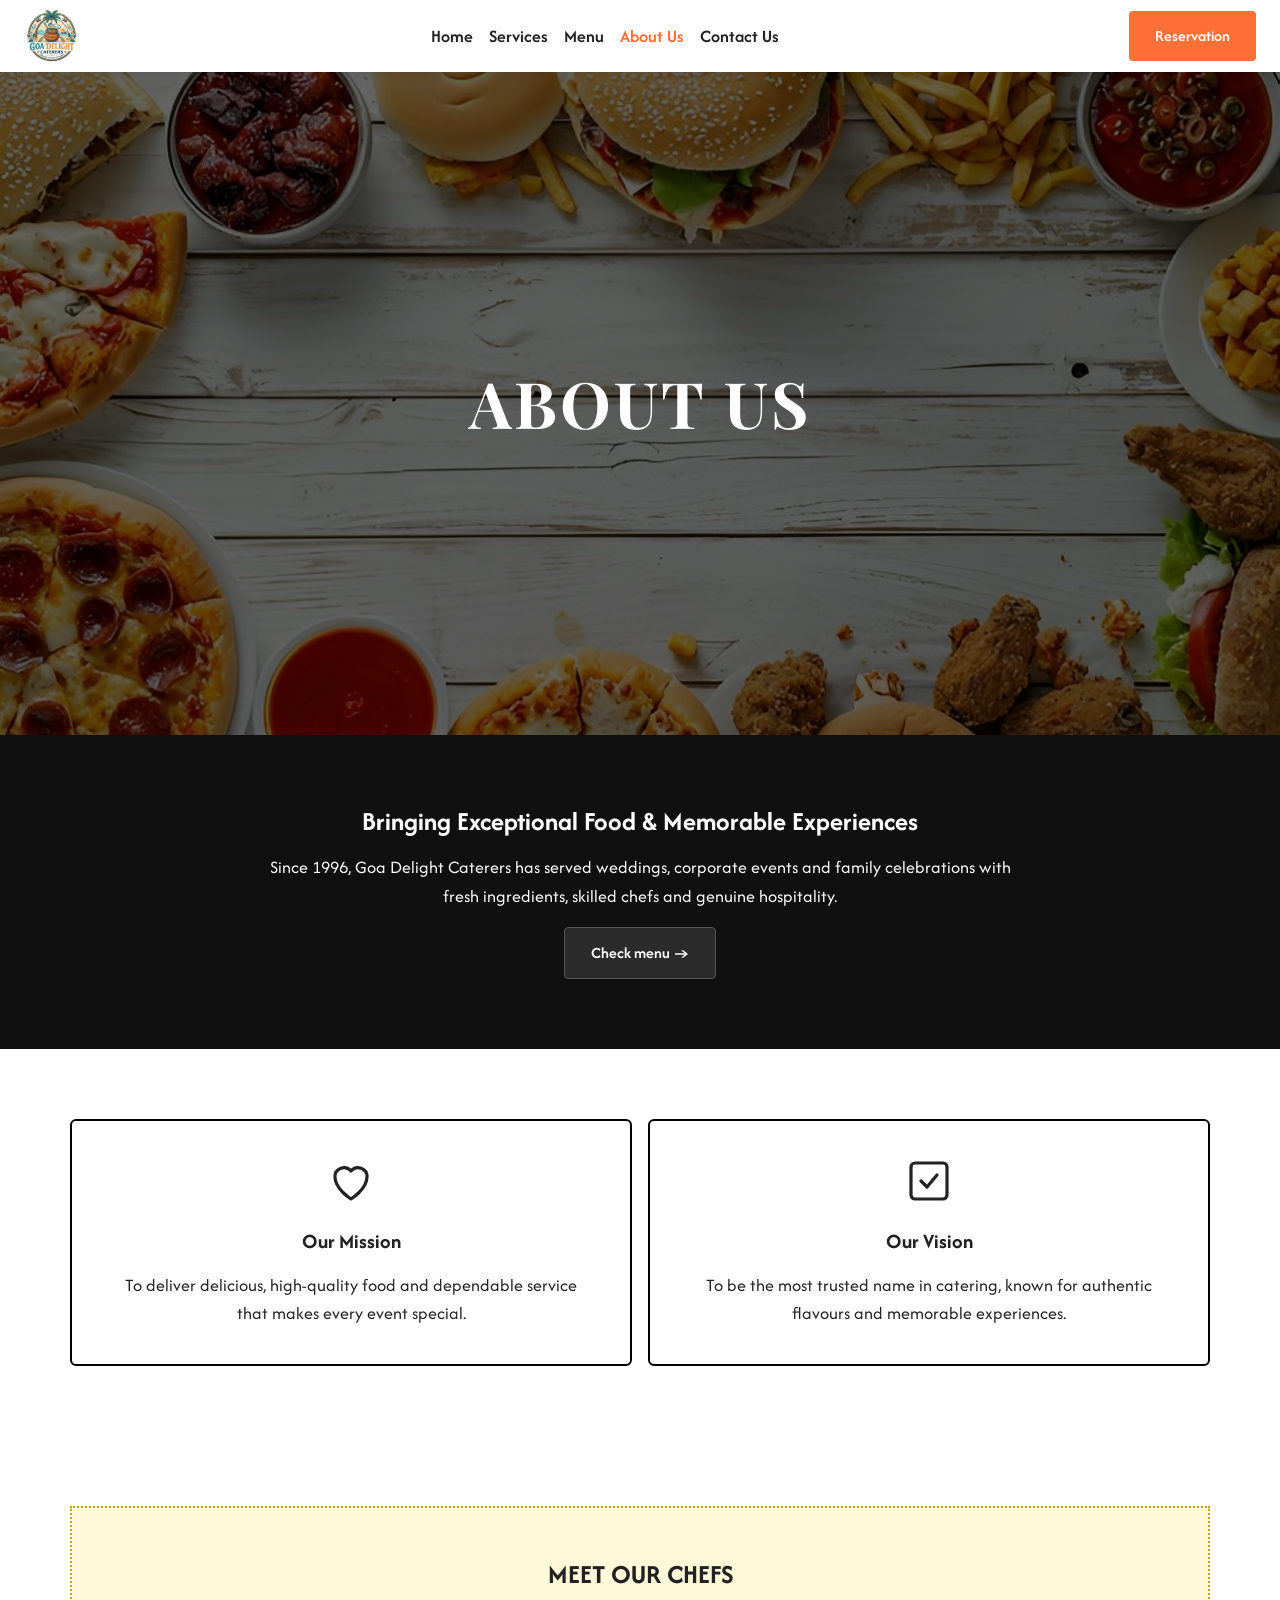
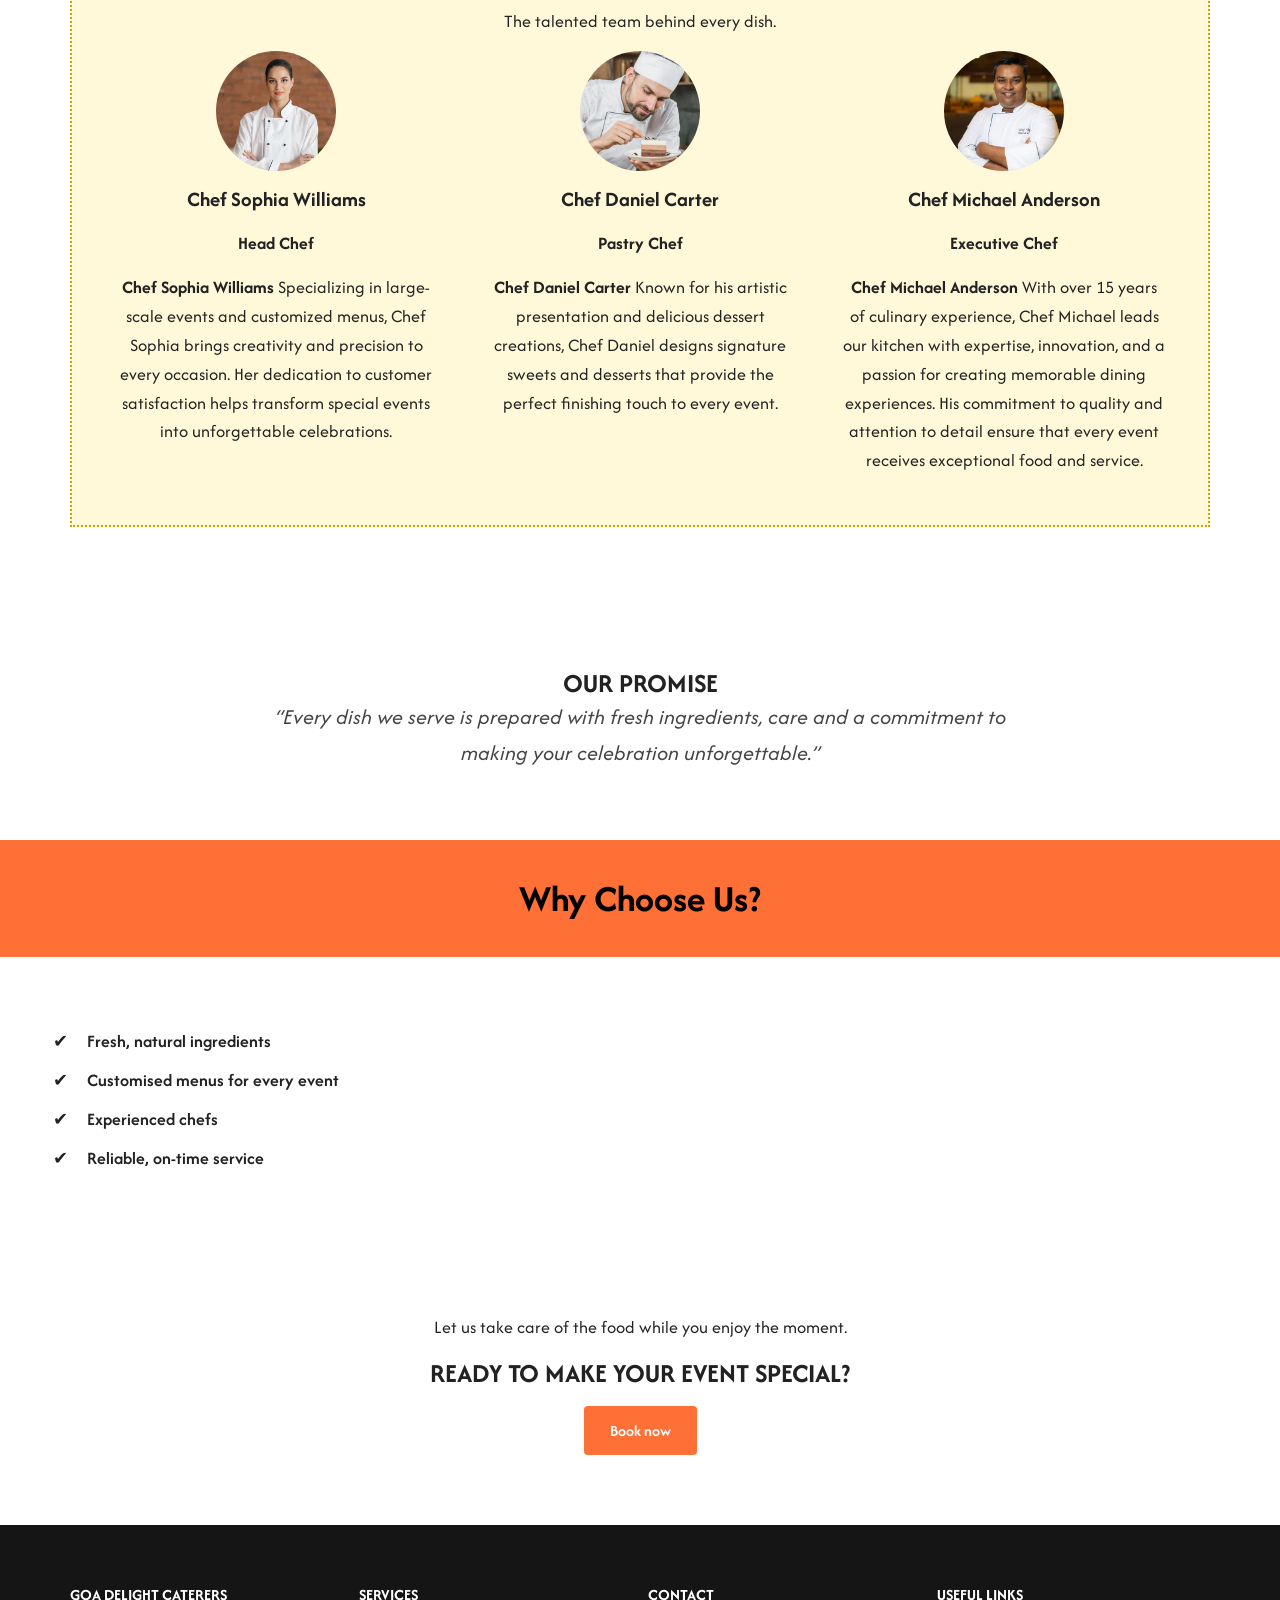
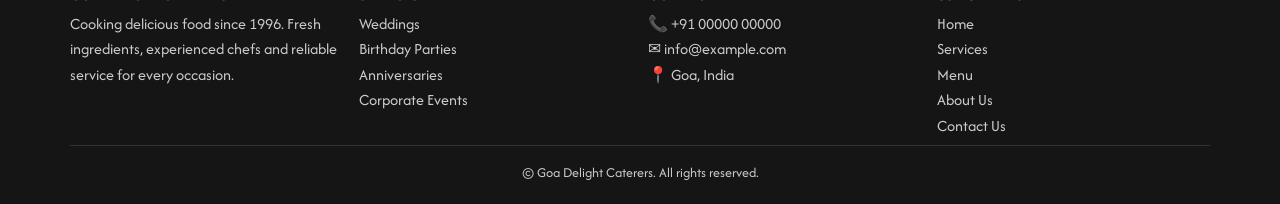
<file: about-us/index.html>
<!DOCTYPE html>
<html lang="en-US">
<head><meta charset="UTF-8">
	
	<meta name="viewport" content="width=device-width, initial-scale=1">
<meta name="robots" content="max-image-preview:large">
<title>About Us – Goa Delight Caterers</title>
<link rel="dns-prefetch" href="//fonts.googleapis.com">




<style id="wp-img-auto-sizes-contain-inline-css">
img:is([sizes=auto i],[sizes^="auto," i]){contain-intrinsic-size:3000px 1500px}
/*# sourceURL=wp-img-auto-sizes-contain-inline-css */
</style>
<style id="wp-block-site-logo-inline-css">
.wp-block-site-logo{box-sizing:border-box;line-height:0}.wp-block-site-logo a{display:inline-block;line-height:0}.wp-block-site-logo.is-default-size img{height:auto;width:120px}.wp-block-site-logo img{height:auto;max-width:100%}.wp-block-site-logo a,.wp-block-site-logo img{border-radius:inherit}.wp-block-site-logo.aligncenter{margin-left:auto;margin-right:auto;text-align:center}:root :where(.wp-block-site-logo.is-style-rounded){border-radius:9999px}
/*# sourceURL=/wp-includes/blocks/site-logo/style.min.css */
</style>
<style id="wp-block-navigation-link-inline-css">
.wp-block-navigation .wp-block-navigation-item__label{overflow-wrap:break-word}.wp-block-navigation .wp-block-navigation-item__description{display:none}.link-ui-tools{outline:1px solid #f0f0f0;padding:8px}.link-ui-block-inserter{padding-top:8px}.link-ui-block-inserter__back{margin-left:8px;text-transform:uppercase}
/*# sourceURL=/wp-includes/blocks/navigation-link/style.min.css */
</style>
<link rel="stylesheet" id="wp-block-navigation-css" href="/wp-includes/blocks/navigation/style.min.css?ver=7.1.4" media="all">
<style id="wp-block-button-inline-css">
.wp-block-button__link{align-content:center;box-sizing:border-box;cursor:pointer;display:inline-block;height:100%;text-align:center;word-break:break-word}.wp-block-button__link.aligncenter{text-align:center}.wp-block-button__link.alignright{text-align:right}:where(.wp-block-button__link){border-radius:9999px;box-shadow:none;padding:calc(.667em + 2px) calc(1.333em + 2px);text-decoration:none}.wp-block-button[style*=text-decoration] .wp-block-button__link{text-decoration:inherit}.wp-block-buttons>.wp-block-button.has-custom-width{max-width:none}.wp-block-buttons>.wp-block-button.has-custom-width .wp-block-button__link{width:100%}.wp-block-buttons>.wp-block-button.has-custom-font-size .wp-block-button__link{font-size:inherit}.wp-block-buttons>.wp-block-button[class*=wp-block-button__width]{width:calc(var(--wp--block-button--width)*1% - var(--wp--style--block-gap, .5em)*(1 - var(--wp--block-button--width)/100))}.wp-block-buttons>.wp-block-button.wp-block-button__width-25{width:calc(25% - var(--wp--style--block-gap, .5em)*.75)}.wp-block-buttons>.wp-block-button.wp-block-button__width-50{width:calc(50% - var(--wp--style--block-gap, .5em)*.5)}.wp-block-buttons>.wp-block-button.wp-block-button__width-75{width:calc(75% - var(--wp--style--block-gap, .5em)*.25)}.wp-block-buttons>.wp-block-button.wp-block-button__width-100{flex-basis:100%;width:100%}.wp-block-buttons.is-vertical>.wp-block-button[class*=wp-block-button__width]{width:calc(var(--wp--block-button--width)*1%)}.wp-block-buttons.is-vertical>.wp-block-button.wp-block-button__width-25{width:25%}.wp-block-buttons.is-vertical>.wp-block-button.wp-block-button__width-50{width:50%}.wp-block-buttons.is-vertical>.wp-block-button.wp-block-button__width-75{width:75%}.wp-block-button.is-style-squared,.wp-block-button__link.wp-block-button.is-style-squared{border-radius:0}.wp-block-button.no-border-radius,.wp-block-button__link.no-border-radius{border-radius:0!important}:root :where(.wp-block-button .wp-block-button__link.is-style-outline),:root :where(.wp-block-button.is-style-outline>.wp-block-button__link){border:2px solid;padding:.667em 1.333em}:root :where(.wp-block-button .wp-block-button__link.is-style-outline:not(.has-text-color)),:root :where(.wp-block-button.is-style-outline>.wp-block-button__link:not(.has-text-color)){color:currentColor}:root :where(.wp-block-button .wp-block-button__link.is-style-outline:not(.has-background)),:root :where(.wp-block-button.is-style-outline>.wp-block-button__link:not(.has-background)){background-color:transparent;background-image:none}
/*# sourceURL=/wp-includes/blocks/button/style.min.css */
</style>
<style id="wp-block-buttons-inline-css">
.wp-block-buttons{box-sizing:border-box}.wp-block-buttons.is-vertical{flex-direction:column}.wp-block-buttons.is-vertical>.wp-block-button:last-child{margin-bottom:0}.wp-block-buttons>.wp-block-button{display:inline-block;margin:0}.wp-block-buttons.is-content-justification-left{justify-content:flex-start}.wp-block-buttons.is-content-justification-left.is-vertical{align-items:flex-start}.wp-block-buttons.is-content-justification-center{justify-content:center}.wp-block-buttons.is-content-justification-center.is-vertical{align-items:center}.wp-block-buttons.is-content-justification-right{justify-content:flex-end}.wp-block-buttons.is-content-justification-right.is-vertical{align-items:flex-end}.wp-block-buttons.is-content-justification-space-between{justify-content:space-between}.wp-block-buttons.aligncenter{text-align:center}.wp-block-buttons:not(.is-content-justification-space-between,.is-content-justification-right,.is-content-justification-left,.is-content-justification-center) .wp-block-button.aligncenter{margin-left:auto;margin-right:auto;width:100%}.wp-block-buttons[style*=text-decoration] .wp-block-button,.wp-block-buttons[style*=text-decoration] .wp-block-button__link{text-decoration:inherit}.wp-block-buttons.has-custom-font-size .wp-block-button__link{font-size:inherit}.wp-block-buttons .wp-block-button__link{width:100%}.wp-block-button.aligncenter{text-align:center}
/*# sourceURL=/wp-includes/blocks/buttons/style.min.css */
</style>
<style id="wp-block-group-inline-css">
.wp-block-group{box-sizing:border-box}:where(.wp-block-group.wp-block-group-is-layout-constrained){position:relative}
/*# sourceURL=/wp-includes/blocks/group/style.min.css */
</style>
<style id="wp-block-heading-inline-css">
h1:where(.wp-block-heading).has-background,h2:where(.wp-block-heading).has-background,h3:where(.wp-block-heading).has-background,h4:where(.wp-block-heading).has-background,h5:where(.wp-block-heading).has-background,h6:where(.wp-block-heading).has-background{padding:1.25em 2.375em}h1.has-text-align-left[style*=writing-mode]:where([style*=vertical-lr]),h1.has-text-align-right[style*=writing-mode]:where([style*=vertical-rl]),h2.has-text-align-left[style*=writing-mode]:where([style*=vertical-lr]),h2.has-text-align-right[style*=writing-mode]:where([style*=vertical-rl]),h3.has-text-align-left[style*=writing-mode]:where([style*=vertical-lr]),h3.has-text-align-right[style*=writing-mode]:where([style*=vertical-rl]),h4.has-text-align-left[style*=writing-mode]:where([style*=vertical-lr]),h4.has-text-align-right[style*=writing-mode]:where([style*=vertical-rl]),h5.has-text-align-left[style*=writing-mode]:where([style*=vertical-lr]),h5.has-text-align-right[style*=writing-mode]:where([style*=vertical-rl]),h6.has-text-align-left[style*=writing-mode]:where([style*=vertical-lr]),h6.has-text-align-right[style*=writing-mode]:where([style*=vertical-rl]){rotate:180deg}
/*# sourceURL=/wp-includes/blocks/heading/style.min.css */
</style>
<link rel="stylesheet" id="wp-block-cover-css" href="/wp-includes/blocks/cover/style.min.css?ver=7.1.4" media="all">
<style id="wp-block-paragraph-inline-css">
.is-small-text{font-size:.875em}.is-regular-text{font-size:1em}.is-large-text{font-size:2.25em}.is-larger-text{font-size:3em}.has-drop-cap:not(:focus):first-letter{float:left;font-size:8.4em;font-style:normal;font-weight:100;line-height:.68;margin:.05em .1em 0 0;text-transform:uppercase}body.rtl .has-drop-cap:not(:focus):first-letter{float:none;margin-left:.1em}p.has-drop-cap.has-background{overflow:hidden}:root :where(p.has-background){padding:1.25em 2.375em}:where(p.has-text-color:not(.has-link-color)) a{color:inherit}p.has-text-align-left[style*="writing-mode:vertical-lr"],p.has-text-align-right[style*="writing-mode:vertical-rl"]{rotate:180deg}
/*# sourceURL=/wp-includes/blocks/paragraph/style.min.css */
</style>
<style id="wp-block-columns-inline-css">
.wp-block-columns{box-sizing:border-box;display:flex;flex-wrap:wrap!important}@media (min-width:782px){.wp-block-columns{flex-wrap:nowrap!important}}.wp-block-columns{align-items:normal!important}.wp-block-columns.are-vertically-aligned-top{align-items:flex-start}.wp-block-columns.are-vertically-aligned-center{align-items:center}.wp-block-columns.are-vertically-aligned-bottom{align-items:flex-end}@media (max-width:781px){.wp-block-columns:not(.is-not-stacked-on-mobile)>.wp-block-column{flex-basis:100%!important}}@media (min-width:782px){.wp-block-columns:not(.is-not-stacked-on-mobile)>.wp-block-column{flex-basis:0;flex-grow:1}.wp-block-columns:not(.is-not-stacked-on-mobile)>.wp-block-column[style*=flex-basis]{flex-grow:0}}.wp-block-columns.is-not-stacked-on-mobile{flex-wrap:nowrap!important}.wp-block-columns.is-not-stacked-on-mobile>.wp-block-column{flex-basis:0;flex-grow:1}.wp-block-columns.is-not-stacked-on-mobile>.wp-block-column[style*=flex-basis]{flex-grow:0}:where(.wp-block-columns){margin-bottom:1.75em}:where(.wp-block-columns.has-background){padding:1.25em 2.375em}.wp-block-column{flex-grow:1;min-width:0;overflow-wrap:break-word;word-break:break-word}.wp-block-column.is-vertically-aligned-top{align-self:flex-start}.wp-block-column.is-vertically-aligned-center{align-self:center}.wp-block-column.is-vertically-aligned-bottom{align-self:flex-end}.wp-block-column.is-vertically-aligned-stretch{align-self:stretch}.wp-block-column.is-vertically-aligned-bottom,.wp-block-column.is-vertically-aligned-center,.wp-block-column.is-vertically-aligned-top{width:100%}
/*# sourceURL=/wp-includes/blocks/columns/style.min.css */
</style>
<style id="wp-block-image-inline-css">
.wp-block-image>a,.wp-block-image>figure>a{display:inline-block}.wp-block-image img{box-sizing:border-box;height:auto;max-width:100%;vertical-align:bottom}@media not (prefers-reduced-motion){.wp-block-image img.hide{visibility:hidden}.wp-block-image img.show{animation:show-content-image .4s}}.wp-block-image[style*=border-radius] img,.wp-block-image[style*=border-radius]>a{border-radius:inherit}.wp-block-image.has-custom-border img{box-sizing:border-box}.wp-block-image.aligncenter{text-align:center}.wp-block-image.alignfull>a,.wp-block-image.alignwide>a{width:100%}.wp-block-image.alignfull img,.wp-block-image.alignwide img{height:auto;width:100%}.wp-block-image .aligncenter,.wp-block-image .alignleft,.wp-block-image .alignright,.wp-block-image.aligncenter,.wp-block-image.alignleft,.wp-block-image.alignright{display:table}.wp-block-image .aligncenter>figcaption,.wp-block-image .alignleft>figcaption,.wp-block-image .alignright>figcaption,.wp-block-image.aligncenter>figcaption,.wp-block-image.alignleft>figcaption,.wp-block-image.alignright>figcaption{caption-side:bottom;display:table-caption}.wp-block-image .alignleft{float:left;margin:.5em 1em .5em 0}.wp-block-image .alignright{float:right;margin:.5em 0 .5em 1em}.wp-block-image .aligncenter{margin-left:auto;margin-right:auto}.wp-block-image :where(figcaption){margin-bottom:1em;margin-top:.5em}.wp-block-image.is-style-circle-mask img{border-radius:9999px}@supports ((-webkit-mask-image:none) or (mask-image:none)) or (-webkit-mask-image:none){.wp-block-image.is-style-circle-mask img{border-radius:0;-webkit-mask-image:url('data:image/svg+xml;utf8,<svg viewBox="0 0 100 100" xmlns="http://www.w3.org/2000/svg"><circle cx="50" cy="50" r="50"/></svg>');mask-image:url('data:image/svg+xml;utf8,<svg viewBox="0 0 100 100" xmlns="http://www.w3.org/2000/svg"><circle cx="50" cy="50" r="50"/></svg>');mask-mode:alpha;-webkit-mask-position:center;mask-position:center;-webkit-mask-repeat:no-repeat;mask-repeat:no-repeat;-webkit-mask-size:contain;mask-size:contain}}:root :where(.wp-block-image.is-style-rounded img,.wp-block-image .is-style-rounded img){border-radius:9999px}.wp-block-image figure{margin:0}.wp-lightbox-container{display:flex;flex-direction:column;position:relative}.wp-lightbox-container img{cursor:zoom-in}.wp-lightbox-container img:hover+button{opacity:1}.wp-lightbox-container button{align-items:center;backdrop-filter:blur(16px) saturate(180%);background-color:rgba(90,90,90,.25);border:none;border-radius:4px;cursor:zoom-in;display:flex;height:20px;justify-content:center;opacity:0;padding:0;position:absolute;right:16px;text-align:center;top:16px;width:20px;z-index:100}@media not (prefers-reduced-motion){.wp-lightbox-container button{transition:opacity .2s ease}}.wp-lightbox-container button:focus-visible{outline:3px auto rgba(90,90,90,.25);outline:3px auto -webkit-focus-ring-color;outline-offset:3px}.wp-lightbox-container button:hover{cursor:pointer;opacity:1}.wp-lightbox-container button:focus{opacity:1}.wp-lightbox-container button:focus,.wp-lightbox-container button:hover,.wp-lightbox-container button:not(:hover):not(:active):not(.has-background){background-color:rgba(90,90,90,.25);border:none}.wp-lightbox-overlay{box-sizing:border-box;cursor:zoom-out;height:100vh;left:0;overflow:hidden;position:fixed;top:0;visibility:hidden;width:100%;z-index:100000}.wp-lightbox-overlay .wp-lightbox-close-button{align-items:center;cursor:pointer;display:flex;font-family:inherit;gap:8px;justify-content:center;line-height:1;min-height:40px;min-width:40px;padding:0 4px;position:absolute;right:calc(env(safe-area-inset-right) + 16px);top:calc(env(safe-area-inset-top) + 16px);z-index:5000000}.wp-lightbox-overlay .wp-lightbox-close-button:focus,.wp-lightbox-overlay .wp-lightbox-close-button:hover,.wp-lightbox-overlay .wp-lightbox-close-button:not(:hover):not(:active):not(.has-background){background:none;border:none}.wp-lightbox-overlay .wp-lightbox-close-button:has(.wp-lightbox-close-text:not([hidden])) .wp-lightbox-close-icon svg{height:1em;width:1em}.wp-lightbox-overlay .wp-lightbox-close-icon svg{display:block}.wp-lightbox-overlay .wp-lightbox-navigation-button-next,.wp-lightbox-overlay .wp-lightbox-navigation-button-prev{align-items:center;bottom:16px;cursor:pointer;display:flex;font-family:inherit;gap:4px;justify-content:center;line-height:1;min-height:40px;min-width:40px;padding:0 8px;position:absolute;z-index:2000002}.wp-lightbox-overlay .wp-lightbox-navigation-button-next[hidden],.wp-lightbox-overlay .wp-lightbox-navigation-button-prev[hidden]{display:none}@media (min-width:960px){.wp-lightbox-overlay .wp-lightbox-navigation-button-next,.wp-lightbox-overlay .wp-lightbox-navigation-button-prev{bottom:50%;transform:translateY(-50%)}}.wp-lightbox-overlay .wp-lightbox-navigation-button-next:focus,.wp-lightbox-overlay .wp-lightbox-navigation-button-next:hover,.wp-lightbox-overlay .wp-lightbox-navigation-button-next:not(:hover):not(:active):not(.has-background),.wp-lightbox-overlay .wp-lightbox-navigation-button-prev:focus,.wp-lightbox-overlay .wp-lightbox-navigation-button-prev:hover,.wp-lightbox-overlay .wp-lightbox-navigation-button-prev:not(:hover):not(:active):not(.has-background){background:none;border:none;padding:0 8px}.wp-lightbox-overlay .wp-lightbox-navigation-button-next:has(.wp-lightbox-navigation-text:not([hidden])) .wp-lightbox-navigation-icon svg,.wp-lightbox-overlay .wp-lightbox-navigation-button-prev:has(.wp-lightbox-navigation-text:not([hidden])) .wp-lightbox-navigation-icon svg{display:block;height:1.5em;width:1.5em}.wp-lightbox-overlay .wp-lightbox-navigation-button-prev{left:calc(env(safe-area-inset-left) + 16px)}.wp-lightbox-overlay .wp-lightbox-navigation-button-next{right:calc(env(safe-area-inset-right) + 16px)}.wp-lightbox-overlay .wp-lightbox-navigation-icon svg{vertical-align:middle}.wp-lightbox-overlay .lightbox-image-container{height:var(--wp--lightbox-container-height);left:50%;overflow:hidden;position:absolute;top:50%;transform:translate(-50%,-50%);transform-origin:top left;width:var(--wp--lightbox-container-width);z-index:2000001}.wp-lightbox-overlay .wp-block-image{align-items:center;box-sizing:border-box;display:flex;height:100%;justify-content:center;margin:0;position:relative;transform-origin:0 0;width:100%;z-index:3000000}.wp-lightbox-overlay .wp-block-image img{height:var(--wp--lightbox-image-height);min-height:var(--wp--lightbox-image-height);min-width:var(--wp--lightbox-image-width);width:var(--wp--lightbox-image-width)}.wp-lightbox-overlay .wp-block-image figcaption{display:none}.wp-lightbox-overlay button{background:none;border:none}.wp-lightbox-overlay .scrim{background-color:#fff;height:100%;opacity:.9;position:absolute;width:100%;z-index:2000000}.wp-lightbox-overlay.active{visibility:visible}@media not (prefers-reduced-motion){.wp-lightbox-overlay.active{animation:turn-on-visibility .25s both}.wp-lightbox-overlay.active img{animation:turn-on-visibility .35s both}.wp-lightbox-overlay.show-closing-animation:not(.active){animation:turn-off-visibility .35s both}.wp-lightbox-overlay.show-closing-animation:not(.active) img{animation:turn-off-visibility .25s both}.wp-lightbox-overlay.zoom.active{animation:none;opacity:1;visibility:visible}.wp-lightbox-overlay.zoom.active .lightbox-image-container{animation:lightbox-zoom-in .4s}.wp-lightbox-overlay.zoom.active .lightbox-image-container img{animation:none}.wp-lightbox-overlay.zoom.active .scrim{animation:turn-on-visibility .4s forwards}.wp-lightbox-overlay.zoom.show-closing-animation:not(.active){animation:none}.wp-lightbox-overlay.zoom.show-closing-animation:not(.active) .lightbox-image-container{animation:lightbox-zoom-out .4s}.wp-lightbox-overlay.zoom.show-closing-animation:not(.active) .lightbox-image-container img{animation:none}.wp-lightbox-overlay.zoom.show-closing-animation:not(.active) .scrim{animation:turn-off-visibility .4s forwards}}@keyframes show-content-image{0%{visibility:hidden}99%{visibility:hidden}to{visibility:visible}}@keyframes turn-on-visibility{0%{opacity:0}to{opacity:1}}@keyframes turn-off-visibility{0%{opacity:1;visibility:visible}99%{opacity:0;visibility:visible}to{opacity:0;visibility:hidden}}@keyframes lightbox-zoom-in{0%{transform:translate(calc((-100vw + var(--wp--lightbox-scrollbar-width))/2 + var(--wp--lightbox-initial-left-position)),calc(-50vh + var(--wp--lightbox-initial-top-position))) scale(var(--wp--lightbox-scale))}to{transform:translate(-50%,-50%) scale(1)}}@keyframes lightbox-zoom-out{0%{transform:translate(-50%,-50%) scale(1);visibility:visible}99%{visibility:visible}to{transform:translate(calc((-100vw + var(--wp--lightbox-scrollbar-width))/2 + var(--wp--lightbox-initial-left-position)),calc(-50vh + var(--wp--lightbox-initial-top-position))) scale(var(--wp--lightbox-scale));visibility:hidden}}
/*# sourceURL=/wp-includes/blocks/image/style.min.css */
</style>
<style id="wp-block-post-content-inline-css">
.wp-block-post-content{display:flow-root}
/*# sourceURL=/wp-includes/blocks/post-content/style.min.css */
</style>
<style id="wp-emoji-styles-inline-css">

	img.wp-smiley, img.emoji {
		display: inline !important;
		border: none !important;
		box-shadow: none !important;
		height: 1em !important;
		width: 1em !important;
		margin: 0 0.07em !important;
		vertical-align: -0.1em !important;
		background: none !important;
		padding: 0 !important;
	}
/*# sourceURL=wp-emoji-styles-inline-css */
</style>
<style id="wp-block-library-inline-css">
:root{--wp-block-synced-color:#7a00df;--wp-block-synced-color--rgb:122,0,223;--wp-bound-block-color:var(--wp-block-synced-color);--wp-editor-canvas-background:#ddd;--wp-admin-theme-color:#007cba;--wp-admin-theme-color--rgb:0,124,186;--wp-admin-theme-color-darker-10:#006ba1;--wp-admin-theme-color-darker-10--rgb:0,107,160.5;--wp-admin-theme-color-darker-20:#005a87;--wp-admin-theme-color-darker-20--rgb:0,90,135;--wp-admin-border-width-focus:2px}@media (min-resolution:192dpi){:root{--wp-admin-border-width-focus:1.5px}}.wp-element-button{cursor:pointer}:root .has-very-light-gray-background-color{background-color:#eee}:root .has-very-dark-gray-background-color{background-color:#313131}:root .has-very-light-gray-color{color:#eee}:root .has-very-dark-gray-color{color:#313131}:root .has-vivid-green-cyan-to-vivid-cyan-blue-gradient-background{background:linear-gradient(135deg,#00d084,#0693e3)}:root .has-purple-crush-gradient-background{background:linear-gradient(135deg,#34e2e4,#4721fb 50%,#ab1dfe)}:root .has-hazy-dawn-gradient-background{background:linear-gradient(135deg,#faaca8,#dad0ec)}:root .has-subdued-olive-gradient-background{background:linear-gradient(135deg,#fafae1,#67a671)}:root .has-atomic-cream-gradient-background{background:linear-gradient(135deg,#fdd79a,#004a59)}:root .has-nightshade-gradient-background{background:linear-gradient(135deg,#330968,#31cdcf)}:root .has-midnight-gradient-background{background:linear-gradient(135deg,#020381,#2874fc)}:root{--wp--preset--font-size--normal:16px;--wp--preset--font-size--huge:42px}.has-regular-font-size{font-size:1em}.has-larger-font-size{font-size:2.625em}.has-normal-font-size{font-size:var(--wp--preset--font-size--normal)}.has-huge-font-size{font-size:var(--wp--preset--font-size--huge)}:root .has-text-align-center{text-align:center}:root .has-text-align-left{text-align:left}:root .has-text-align-right{text-align:right}.has-fit-text{white-space:nowrap!important}#end-resizable-editor-section{display:none}.aligncenter{clear:both}.items-justified-left{justify-content:flex-start}.items-justified-center{justify-content:center}.items-justified-right{justify-content:flex-end}.items-justified-space-between{justify-content:space-between}.screen-reader-text{word-wrap:normal!important;border:0;clip-path:inset(50%);height:1px;margin:-1px;overflow:hidden;padding:0;position:absolute;width:1px;word-break:normal!important}.screen-reader-text:focus{background-color:#ddd;clip-path:none;color:#444;display:block;font-size:1em;height:auto;left:5px;line-height:normal;padding:15px 23px 14px;text-decoration:none;top:5px;width:auto;z-index:100000}html :where(.has-border-color){border-style:solid}html :where([style^=border-color],[style*=";border-color"],[style*="; border-color"]){border-style:solid}html :where([style^=border-top-color],[style*=";border-top-color"],[style*="; border-top-color"]){border-top-style:solid}html :where([style^=border-right-color],[style*=";border-right-color"],[style*="; border-right-color"]){border-right-style:solid}html :where([style^=border-bottom-color],[style*=";border-bottom-color"],[style*="; border-bottom-color"]){border-bottom-style:solid}html :where([style^=border-left-color],[style*=";border-left-color"],[style*="; border-left-color"]){border-left-style:solid}html :where([style^=border-width],[style*=";border-width"],[style*="; border-width"]){border-style:solid}html :where([style^=border-top-width],[style*=";border-top-width"],[style*="; border-top-width"]){border-top-style:solid}html :where([style^=border-right-width],[style*=";border-right-width"],[style*="; border-right-width"]){border-right-style:solid}html :where([style^=border-bottom-width],[style*=";border-bottom-width"],[style*="; border-bottom-width"]){border-bottom-style:solid}html :where([style^=border-left-width],[style*=";border-left-width"],[style*="; border-left-width"]){border-left-style:solid}html :where(img[class*=wp-image-]){height:auto;max-width:100%}:where(figure){margin:0 0 1em}html :where(.is-position-sticky){--wp-admin--admin-bar--position-offset:var(--wp-admin--admin-bar--height,0px)}@media screen and (max-width:600px){html :where(.is-position-sticky){--wp-admin--admin-bar--position-offset:0px}}
/*# sourceURL=/wp-includes/css/dist/block-library/common.min.css */
</style>
<style id="global-styles-inline-css">
:root{--wp--preset--aspect-ratio--square: 1;--wp--preset--aspect-ratio--4-3: 4/3;--wp--preset--aspect-ratio--3-4: 3/4;--wp--preset--aspect-ratio--3-2: 3/2;--wp--preset--aspect-ratio--2-3: 2/3;--wp--preset--aspect-ratio--16-9: 16/9;--wp--preset--aspect-ratio--9-16: 9/16;--wp--preset--color--black: #000000;--wp--preset--color--cyan-bluish-gray: #abb8c3;--wp--preset--color--white: #ffffff;--wp--preset--color--pale-pink: #f78da7;--wp--preset--color--vivid-red: #cf2e2e;--wp--preset--color--luminous-vivid-orange: #ff6900;--wp--preset--color--luminous-vivid-amber: #fcb900;--wp--preset--color--light-green-cyan: #7bdcb5;--wp--preset--color--vivid-green-cyan: #00d084;--wp--preset--color--pale-cyan-blue: #8ed1fc;--wp--preset--color--vivid-cyan-blue: #0693e3;--wp--preset--color--vivid-purple: #9b51e0;--wp--preset--color--orange: #FF7036;--wp--preset--color--grey: #F5F5F5;--wp--preset--color--gold: #F4B400;--wp--preset--color--text: #222222;--wp--preset--gradient--vivid-cyan-blue-to-vivid-purple: linear-gradient(135deg,rgb(6,147,227) 0%,rgb(155,81,224) 100%);--wp--preset--gradient--light-green-cyan-to-vivid-green-cyan: linear-gradient(135deg,rgb(122,220,180) 0%,rgb(0,208,130) 100%);--wp--preset--gradient--luminous-vivid-amber-to-luminous-vivid-orange: linear-gradient(135deg,rgb(252,185,0) 0%,rgb(255,105,0) 100%);--wp--preset--gradient--luminous-vivid-orange-to-vivid-red: linear-gradient(135deg,rgb(255,105,0) 0%,rgb(207,46,46) 100%);--wp--preset--gradient--very-light-gray-to-cyan-bluish-gray: linear-gradient(135deg,rgb(238,238,238) 0%,rgb(169,184,195) 100%);--wp--preset--gradient--cool-to-warm-spectrum: linear-gradient(135deg,rgb(74,234,220) 0%,rgb(151,120,209) 20%,rgb(207,42,186) 40%,rgb(238,44,130) 60%,rgb(251,105,98) 80%,rgb(254,248,76) 100%);--wp--preset--gradient--blush-light-purple: linear-gradient(135deg,rgb(255,206,236) 0%,rgb(152,150,240) 100%);--wp--preset--gradient--blush-bordeaux: linear-gradient(135deg,rgb(254,205,165) 0%,rgb(254,45,45) 50%,rgb(107,0,62) 100%);--wp--preset--gradient--luminous-dusk: linear-gradient(135deg,rgb(255,203,112) 0%,rgb(199,81,192) 50%,rgb(65,88,208) 100%);--wp--preset--gradient--pale-ocean: linear-gradient(135deg,rgb(255,245,203) 0%,rgb(182,227,212) 50%,rgb(51,167,181) 100%);--wp--preset--gradient--electric-grass: linear-gradient(135deg,rgb(202,248,128) 0%,rgb(113,206,126) 100%);--wp--preset--gradient--midnight: linear-gradient(135deg,rgb(2,3,129) 0%,rgb(40,116,252) 100%);--wp--preset--font-size--small: 15px;--wp--preset--font-size--medium: 18px;--wp--preset--font-size--large: 24px;--wp--preset--font-size--x-large: 36px;--wp--preset--font-size--xx-large: 56px;--wp--preset--font-family--afacad: 'Afacad', system-ui, sans-serif;--wp--preset--font-family--playfair: 'Playfair Display', Georgia, serif;--wp--preset--font-family--system: system-ui, sans-serif;--wp--preset--spacing--20: 0.44rem;--wp--preset--spacing--30: 0.67rem;--wp--preset--spacing--40: 1rem;--wp--preset--spacing--50: 1.5rem;--wp--preset--spacing--60: 2.25rem;--wp--preset--spacing--70: 3.38rem;--wp--preset--spacing--80: 5.06rem;--wp--preset--shadow--natural: 6px 6px 9px rgba(0, 0, 0, 0.2);--wp--preset--shadow--deep: 12px 12px 50px rgba(0, 0, 0, 0.4);--wp--preset--shadow--sharp: 6px 6px 0px rgba(0, 0, 0, 0.2);--wp--preset--shadow--outlined: 6px 6px 0px -3px rgb(255, 255, 255), 6px 6px rgb(0, 0, 0);--wp--preset--shadow--crisp: 6px 6px 0px rgb(0, 0, 0);}.wp-block-button{--wp--preset--dimension--25: 25%;--wp--preset--dimension--50: 50%;--wp--preset--dimension--75: 75%;--wp--preset--dimension--100: 100%;}:root { --wp--style--global--content-size: 1140px;--wp--style--global--wide-size: 1280px; }:where(body) { margin: 0; }.wp-site-blocks > .alignleft { float: left; margin-right: 2em; }.wp-site-blocks > .alignright { float: right; margin-left: 2em; }.wp-site-blocks > .aligncenter { justify-content: center; margin-left: auto; margin-right: auto; }:where(.wp-site-blocks) > * { margin-block-start: 1rem; margin-block-end: 0; }:where(.wp-site-blocks) > :first-child { margin-block-start: 0; }:where(.wp-site-blocks) > :last-child { margin-block-end: 0; }:root { --wp--style--block-gap: 1rem; }:root :where(.is-layout-flow) > :first-child{margin-block-start: 0;}:root :where(.is-layout-flow) > :last-child{margin-block-end: 0;}:root :where(.is-layout-flow) > *{margin-block-start: 1rem;margin-block-end: 0;}:root :where(.is-layout-constrained) > :first-child{margin-block-start: 0;}:root :where(.is-layout-constrained) > :last-child{margin-block-end: 0;}:root :where(.is-layout-constrained) > *{margin-block-start: 1rem;margin-block-end: 0;}:root :where(.is-layout-flex){gap: 1rem;}:root :where(.is-layout-grid){gap: 1rem;}.is-layout-flow > .alignleft{float: left;margin-inline-start: 0;margin-inline-end: 2em;}.is-layout-flow > .alignright{float: right;margin-inline-start: 2em;margin-inline-end: 0;}.is-layout-flow > .aligncenter{margin-left: auto !important;margin-right: auto !important;}.is-layout-constrained > .alignleft{float: left;margin-inline-start: 0;margin-inline-end: 2em;}.is-layout-constrained > .alignright{float: right;margin-inline-start: 2em;margin-inline-end: 0;}.is-layout-constrained > .aligncenter{margin-left: auto !important;margin-right: auto !important;}.is-layout-constrained > :where(:not(.alignleft):not(.alignright):not(.alignfull)){max-width: var(--wp--style--global--content-size);margin-left: auto !important;margin-right: auto !important;}.is-layout-constrained > .alignwide{max-width: var(--wp--style--global--wide-size);}body .is-layout-flex{display: flex;}.is-layout-flex{flex-wrap: wrap;align-items: center;}.is-layout-flex > :is(*, div){margin: 0;}body .is-layout-grid{display: grid;}.is-layout-grid > :is(*, div){margin: 0;}body{background-color: #FFFFFF;color: #222222;font-family: var(--wp--preset--font-family--afacad);font-size: 18px;line-height: 1.6;padding-top: 0px;padding-right: 0px;padding-bottom: 0px;padding-left: 0px;}a:where(:not(.wp-element-button)){color: #FF7036;}h1, h2, h3, h4, h5, h6{font-family: var(--wp--preset--font-family--afacad);font-weight: 700;line-height: 1.2;}:root :where(.wp-element-button, .wp-block-button__link){background-color: #32373c;border-width: 0;color: #fff;font-family: inherit;font-size: inherit;font-style: inherit;font-weight: inherit;letter-spacing: inherit;line-height: inherit;padding-top: calc(0.667em + 2px);padding-right: calc(1.333em + 2px);padding-bottom: calc(0.667em + 2px);padding-left: calc(1.333em + 2px);text-decoration: none;text-transform: inherit;}.has-black-color{color: var(--wp--preset--color--black) !important;}.has-cyan-bluish-gray-color{color: var(--wp--preset--color--cyan-bluish-gray) !important;}.has-white-color{color: var(--wp--preset--color--white) !important;}.has-pale-pink-color{color: var(--wp--preset--color--pale-pink) !important;}.has-vivid-red-color{color: var(--wp--preset--color--vivid-red) !important;}.has-luminous-vivid-orange-color{color: var(--wp--preset--color--luminous-vivid-orange) !important;}.has-luminous-vivid-amber-color{color: var(--wp--preset--color--luminous-vivid-amber) !important;}.has-light-green-cyan-color{color: var(--wp--preset--color--light-green-cyan) !important;}.has-vivid-green-cyan-color{color: var(--wp--preset--color--vivid-green-cyan) !important;}.has-pale-cyan-blue-color{color: var(--wp--preset--color--pale-cyan-blue) !important;}.has-vivid-cyan-blue-color{color: var(--wp--preset--color--vivid-cyan-blue) !important;}.has-vivid-purple-color{color: var(--wp--preset--color--vivid-purple) !important;}.has-orange-color{color: var(--wp--preset--color--orange) !important;}.has-grey-color{color: var(--wp--preset--color--grey) !important;}.has-gold-color{color: var(--wp--preset--color--gold) !important;}.has-text-color{color: var(--wp--preset--color--text) !important;}.has-black-background-color{background-color: var(--wp--preset--color--black) !important;}.has-cyan-bluish-gray-background-color{background-color: var(--wp--preset--color--cyan-bluish-gray) !important;}.has-white-background-color{background-color: var(--wp--preset--color--white) !important;}.has-pale-pink-background-color{background-color: var(--wp--preset--color--pale-pink) !important;}.has-vivid-red-background-color{background-color: var(--wp--preset--color--vivid-red) !important;}.has-luminous-vivid-orange-background-color{background-color: var(--wp--preset--color--luminous-vivid-orange) !important;}.has-luminous-vivid-amber-background-color{background-color: var(--wp--preset--color--luminous-vivid-amber) !important;}.has-light-green-cyan-background-color{background-color: var(--wp--preset--color--light-green-cyan) !important;}.has-vivid-green-cyan-background-color{background-color: var(--wp--preset--color--vivid-green-cyan) !important;}.has-pale-cyan-blue-background-color{background-color: var(--wp--preset--color--pale-cyan-blue) !important;}.has-vivid-cyan-blue-background-color{background-color: var(--wp--preset--color--vivid-cyan-blue) !important;}.has-vivid-purple-background-color{background-color: var(--wp--preset--color--vivid-purple) !important;}.has-orange-background-color{background-color: var(--wp--preset--color--orange) !important;}.has-grey-background-color{background-color: var(--wp--preset--color--grey) !important;}.has-gold-background-color{background-color: var(--wp--preset--color--gold) !important;}.has-text-background-color{background-color: var(--wp--preset--color--text) !important;}.has-black-border-color{border-color: var(--wp--preset--color--black) !important;}.has-cyan-bluish-gray-border-color{border-color: var(--wp--preset--color--cyan-bluish-gray) !important;}.has-white-border-color{border-color: var(--wp--preset--color--white) !important;}.has-pale-pink-border-color{border-color: var(--wp--preset--color--pale-pink) !important;}.has-vivid-red-border-color{border-color: var(--wp--preset--color--vivid-red) !important;}.has-luminous-vivid-orange-border-color{border-color: var(--wp--preset--color--luminous-vivid-orange) !important;}.has-luminous-vivid-amber-border-color{border-color: var(--wp--preset--color--luminous-vivid-amber) !important;}.has-light-green-cyan-border-color{border-color: var(--wp--preset--color--light-green-cyan) !important;}.has-vivid-green-cyan-border-color{border-color: var(--wp--preset--color--vivid-green-cyan) !important;}.has-pale-cyan-blue-border-color{border-color: var(--wp--preset--color--pale-cyan-blue) !important;}.has-vivid-cyan-blue-border-color{border-color: var(--wp--preset--color--vivid-cyan-blue) !important;}.has-vivid-purple-border-color{border-color: var(--wp--preset--color--vivid-purple) !important;}.has-orange-border-color{border-color: var(--wp--preset--color--orange) !important;}.has-grey-border-color{border-color: var(--wp--preset--color--grey) !important;}.has-gold-border-color{border-color: var(--wp--preset--color--gold) !important;}.has-text-border-color{border-color: var(--wp--preset--color--text) !important;}.has-vivid-cyan-blue-to-vivid-purple-gradient-background{background: var(--wp--preset--gradient--vivid-cyan-blue-to-vivid-purple) !important;}.has-light-green-cyan-to-vivid-green-cyan-gradient-background{background: var(--wp--preset--gradient--light-green-cyan-to-vivid-green-cyan) !important;}.has-luminous-vivid-amber-to-luminous-vivid-orange-gradient-background{background: var(--wp--preset--gradient--luminous-vivid-amber-to-luminous-vivid-orange) !important;}.has-luminous-vivid-orange-to-vivid-red-gradient-background{background: var(--wp--preset--gradient--luminous-vivid-orange-to-vivid-red) !important;}.has-very-light-gray-to-cyan-bluish-gray-gradient-background{background: var(--wp--preset--gradient--very-light-gray-to-cyan-bluish-gray) !important;}.has-cool-to-warm-spectrum-gradient-background{background: var(--wp--preset--gradient--cool-to-warm-spectrum) !important;}.has-blush-light-purple-gradient-background{background: var(--wp--preset--gradient--blush-light-purple) !important;}.has-blush-bordeaux-gradient-background{background: var(--wp--preset--gradient--blush-bordeaux) !important;}.has-luminous-dusk-gradient-background{background: var(--wp--preset--gradient--luminous-dusk) !important;}.has-pale-ocean-gradient-background{background: var(--wp--preset--gradient--pale-ocean) !important;}.has-electric-grass-gradient-background{background: var(--wp--preset--gradient--electric-grass) !important;}.has-midnight-gradient-background{background: var(--wp--preset--gradient--midnight) !important;}.has-small-font-size{font-size: var(--wp--preset--font-size--small) !important;}.has-medium-font-size{font-size: var(--wp--preset--font-size--medium) !important;}.has-large-font-size{font-size: var(--wp--preset--font-size--large) !important;}.has-x-large-font-size{font-size: var(--wp--preset--font-size--x-large) !important;}.has-xx-large-font-size{font-size: var(--wp--preset--font-size--xx-large) !important;}.has-afacad-font-family{font-family: var(--wp--preset--font-family--afacad) !important;}.has-playfair-font-family{font-family: var(--wp--preset--font-family--playfair) !important;}.has-system-font-family{font-family: var(--wp--preset--font-family--system) !important;}
:root :where(.wp-block-button .wp-block-button__link){background-color: #FF7036;border-radius: 4px;color: #FFFFFF;font-size: 16px;font-weight: 600;padding-top: 12px;padding-right: 26px;padding-bottom: 12px;padding-left: 26px;}
/*# sourceURL=global-styles-inline-css */
</style>
<style id="core-block-supports-inline-css">
.wp-container-core-navigation-is-layout-4927ffd3{justify-content:center;}.wp-container-core-group-is-layout-a25e2136{flex-wrap:nowrap;justify-content:space-between;}.wp-container-core-buttons-is-layout-4927ffd3{justify-content:center;}.wp-container-core-columns-is-layout-461897f4{flex-wrap:nowrap;}
/*# sourceURL=core-block-supports-inline-css */
</style>
<style id="wp-block-template-skip-link-inline-css">
/*! This file is auto-generated */
.skip-link.screen-reader-text{border:0;clip-path:inset(50%);height:1px;margin:-1px;overflow:hidden;padding:0;position:absolute!important;width:1px;word-wrap:normal!important;word-break:normal!important}.skip-link.screen-reader-text:focus{background-color:#eee;clip-path:none;color:#444;display:block;font-size:1em;height:auto;left:5px;line-height:normal;padding:15px 23px 14px;text-decoration:none;top:5px;width:auto;z-index:100000}
/*# sourceURL=/wp-includes/css/wp-block-template-skip-link.min.css */
</style>
<link rel="stylesheet" id="gd-fonts-css" href="https://fonts.googleapis.com/css2?family=Afacad:wght@400;500;600;700&amp;family=Playfair+Display:wght@600;700&amp;display=swap" media="all">
<link rel="stylesheet" id="gd-style-css" href="/wp-content/themes/goa-delight-blocks/style.css?ver=2.0.0" media="all">
<link rel="EditURI" type="application/rsd+xml" title="RSD" href="/xmlrpc.php?rsd">
<meta name="generator" content="WordPress 7.1.4">
<link rel="canonical" href="/about-us/">
<link rel="shortlink" href="/?p=11">
<script id="wp-importmap" type="importmap">
{"imports":{"@wordpress/interactivity":"/wp-includes/js/dist/script-modules/interactivity/index.min.js?ver=6a43cba92ed701f32cd9"}}
</script>
<link rel="modulepreload" href="/wp-includes/js/dist/script-modules/interactivity/index.min.js?ver=6a43cba92ed701f32cd9" id="@wordpress/interactivity-js-modulepreload" fetchpriority="low">
</head>

<body class="wp-singular page-template-default page page-id-11 wp-custom-logo wp-embed-responsive wp-theme-goa-delight-blocks">

<a class="skip-link screen-reader-text" id="wp-skip-link" href="#wp--skip-link--target">Skip to content</a><div class="wp-site-blocks"><header class="wp-block-template-part">
<div class="wp-block-group gd-header is-content-justification-space-between is-nowrap is-layout-flex wp-container-core-group-is-layout-a25e2136 wp-block-group-is-layout-flex"><div class="wp-block-site-logo"><a href="/" class="custom-logo-link" rel="home"><img width="56" height="56" src="/wp-content/uploads/2026/11/gd-logo.png" class="custom-logo" alt="Goa Delight Caterers" decoding="async"></a></div>

<nav class="is-responsive items-justified-center wp-block-navigation is-content-justification-center is-layout-flex wp-container-core-navigation-is-layout-4927ffd3 wp-block-navigation-is-layout-flex" aria-label="Menu" data-wp-interactive="core/navigation" data-wp-context='{"overlayOpenedBy":{"click":false,"hover":false,"focus":false},"type":"overlay","roleAttribute":"","ariaLabel":"Menu"}'><button aria-haspopup="dialog" aria-label="Open menu" class="wp-block-navigation__responsive-container-open" data-wp-on--click="actions.openMenuOnClick" data-wp-on--keydown="actions.handleMenuKeydown"><svg width="24" height="24" xmlns="http://www.w3.org/2000/svg" viewbox="0 0 24 24" aria-hidden="true" focusable="false"><path d="M4 7.5h16v1.5H4z"></path><path d="M4 15h16v1.5H4z"></path></svg></button>
				<div class="wp-block-navigation__responsive-container" id="modal-1" data-wp-class--has-modal-open="state.isMenuOpen" data-wp-class--is-menu-open="state.isMenuOpen" data-wp-watch="callbacks.initMenu" data-wp-on--keydown="actions.handleMenuKeydown" data-wp-on--focusout="actions.handleMenuFocusout" tabindex="-1">
					<div class="wp-block-navigation__responsive-close" tabindex="-1">
						<div class="wp-block-navigation__responsive-dialog" data-wp-bind--aria-modal="state.ariaModal" data-wp-bind--aria-label="state.ariaLabel" data-wp-bind--role="state.roleAttribute">
							<button aria-label="Close menu" class="wp-block-navigation__responsive-container-close" data-wp-on--click="actions.closeMenuOnClick"><svg xmlns="http://www.w3.org/2000/svg" viewbox="0 0 24 24" width="24" height="24" aria-hidden="true" focusable="false"><path d="m13.06 12 6.47-6.47-1.06-1.06L12 10.94 5.53 4.47 4.47 5.53 10.94 12l-6.47 6.47 1.06 1.06L12 13.06l6.47 6.47 1.06-1.06L13.06 12Z"></path></svg></button>
							<div class="wp-block-navigation__responsive-container-content" data-wp-watch="callbacks.focusFirstElement" id="modal-1-content">
								<ul class="wp-block-navigation__container is-responsive items-justified-center wp-block-navigation"><li class="wp-block-navigation-item wp-block-navigation-link"><a class="wp-block-navigation-item__content" href="/"><span class="wp-block-navigation-item__label">Home</span></a></li><li class="wp-block-navigation-item wp-block-navigation-link"><a class="wp-block-navigation-item__content" href="/services/"><span class="wp-block-navigation-item__label">Services</span></a></li><li class="wp-block-navigation-item wp-block-navigation-link"><a class="wp-block-navigation-item__content" href="/menu/"><span class="wp-block-navigation-item__label">Menu</span></a></li><li class="wp-block-navigation-item current-menu-item wp-block-navigation-link"><a class="wp-block-navigation-item__content" href="/about-us/" aria-current="page"><span class="wp-block-navigation-item__label">About Us</span></a></li><li class="wp-block-navigation-item wp-block-navigation-link"><a class="wp-block-navigation-item__content" href="/contact-us/"><span class="wp-block-navigation-item__label">Contact Us</span></a></li></ul>
								
							</div>
						</div>
					</div>
				</div></nav>


<div class="wp-block-buttons is-layout-flex wp-block-buttons-is-layout-flex">
<div class="wp-block-button"><a class="wp-block-button__link wp-element-button" href="/contact-us/#reservation">Reservation</a></div>
</div>
</div>
</header>

<main id="wp--skip-link--target" class="wp-block-group is-layout-flow wp-block-group-is-layout-flow"><div class="entry-content wp-block-post-content is-layout-flow wp-block-post-content-is-layout-flow">
<div class="wp-block-cover alignfull gd-hero-inner" style="min-height:663px;aspect-ratio:unset;"><img decoding="async" class="wp-block-cover__image-background" alt="" src="/wp-content/uploads/2026/11/gd-hero-about-us.jpg" data-object-fit="cover"><span aria-hidden="true" class="wp-block-cover__background has-background-dim-60 has-background-dim"></span><div class="wp-block-cover__inner-container is-layout-flow wp-block-cover-is-layout-flow">
<h1 class="wp-block-heading has-text-align-center gd-hero-title">About Us</h1>
</div></div>



<div class="wp-block-group alignfull gd-section gd-black is-layout-constrained wp-block-group-is-layout-constrained">
<h2 class="wp-block-heading has-text-align-center">Bringing Exceptional Food &amp; Memorable Experiences</h2>



<p class="has-text-align-center gd-sub wp-block-paragraph">Since 1996, Goa Delight Caterers has served weddings, corporate events and family celebrations with fresh ingredients, skilled chefs and genuine hospitality.</p>



<div class="wp-block-buttons is-content-justification-center is-layout-flex wp-container-core-buttons-is-layout-4927ffd3 wp-block-buttons-is-layout-flex">
<div class="wp-block-button"><a class="wp-block-button__link wp-element-button" href="/menu/">Check menu →</a></div>
</div>
</div>



<div class="wp-block-group alignfull gd-section is-layout-constrained wp-block-group-is-layout-constrained">
<div class="wp-block-columns is-layout-flex wp-container-core-columns-is-layout-461897f4 wp-block-columns-is-layout-flex">
<div class="wp-block-column is-layout-flow wp-block-column-is-layout-flow">
<div class="wp-block-group gd-box is-layout-constrained wp-block-group-is-layout-constrained">
<svg viewbox="0 0 24 24" fill="none" stroke="currentColor" stroke-width="1.6" stroke-linecap="round" stroke-linejoin="round" aria-hidden="true" style="width:48px;height:48px"><path d="M12 21s-8-5-8-11a4.5 4.5 0 0 1 8-3 4.5 4.5 0 0 1 8 3c0 6-8 11-8 11z"></path></svg>



<h3 class="wp-block-heading has-text-align-center">Our Mission</h3>



<p class="has-text-align-center wp-block-paragraph">To deliver delicious, high-quality food and dependable service that makes every event special.</p>
</div>
</div>



<div class="wp-block-column is-layout-flow wp-block-column-is-layout-flow">
<div class="wp-block-group gd-box is-layout-constrained wp-block-group-is-layout-constrained">
<svg viewbox="0 0 24 24" fill="none" stroke="currentColor" stroke-width="1.6" stroke-linecap="round" stroke-linejoin="round" aria-hidden="true" style="width:48px;height:48px"><rect x="3" y="3" width="18" height="18" rx="2"></rect><path d="M8 12l3 3 5-6"></path></svg>



<h3 class="wp-block-heading has-text-align-center">Our Vision</h3>



<p class="has-text-align-center wp-block-paragraph">To be the most trusted name in catering, known for authentic flavours and memorable experiences.</p>
</div>
</div>
</div>
</div>



<div class="wp-block-group alignfull gd-section is-layout-constrained wp-block-group-is-layout-constrained">
<div class="wp-block-group gd-chefs is-layout-constrained wp-block-group-is-layout-constrained">
<h2 class="wp-block-heading has-text-align-center">Meet Our Chefs</h2>



<p class="has-text-align-center wp-block-paragraph">The talented team behind every dish.</p>



<div class="wp-block-columns is-layout-flex wp-container-core-columns-is-layout-461897f4 wp-block-columns-is-layout-flex">
<div class="wp-block-column is-layout-flow wp-block-column-is-layout-flow">
<figure class="wp-block-image size-large gd-chef-img"><img decoding="async" src="/wp-content/uploads/2026/11/gd-chef-1.jpg" alt="Chef Name"></figure>



<h3 class="wp-block-heading has-text-align-center"><strong>Chef Sophia Williams</strong></h3>



<p class="has-text-align-center wp-block-paragraph"><strong>Head Chef</strong></p>



<p class="wp-block-paragraph"><strong>Chef Sophia Williams</strong> Specializing in large-<br>scale events and customized menus, Chef<br>Sophia brings creativity and precision to<br>every occasion. Her dedication to customer<br>satisfaction helps transform special events<br>into unforgettable celebrations.</p>
</div>



<div class="wp-block-column is-layout-flow wp-block-column-is-layout-flow">
<figure class="wp-block-image size-large gd-chef-img"><img decoding="async" src="/wp-content/uploads/2026/11/gd-chef-2.jpg" alt="Chef Name"></figure>



<h3 class="wp-block-heading has-text-align-center"><strong>Chef Daniel Carter</strong></h3>



<p class="has-text-align-center wp-block-paragraph"><strong>Pastry Chef</strong></p>



<p class="wp-block-paragraph"><strong>Chef Daniel Carter</strong> Known for his artistic<br>presentation and delicious dessert<br>creations, Chef Daniel designs signature<br>sweets and desserts that provide the<br>perfect finishing touch to every event.</p>
</div>



<div class="wp-block-column is-layout-flow wp-block-column-is-layout-flow">
<figure class="wp-block-image size-large gd-chef-img"><img decoding="async" src="/wp-content/uploads/2026/11/gd-chef-3.jpg" alt="Chef Name"></figure>



<h3 class="wp-block-heading has-text-align-center"><strong>Chef Michael Anderson</strong></h3>



<p class="has-text-align-center wp-block-paragraph"><strong>Executive Chef</strong></p>



<p class="has-text-align-center wp-block-paragraph"><strong>Chef Michael Anderson</strong> With over 15 years<br>of culinary experience, Chef Michael leads<br>our kitchen with expertise, innovation, and a<br>passion for creating memorable dining<br>experiences. His commitment to quality and<br>attention to detail ensure that every event<br>receives exceptional food and service.</p>
</div>
</div>
</div>
</div>



<div class="wp-block-group alignfull gd-section is-layout-constrained wp-block-group-is-layout-constrained">
<h2 class="wp-block-heading has-text-align-center">Our Promise</h2>



<p class="has-text-align-center gd-quote wp-block-paragraph">“Every dish we serve is prepared with fresh ingredients, care and a commitment to making your celebration unforgettable.”</p>
</div>



<div class="wp-block-group alignfull gd-why-h is-layout-constrained wp-block-group-is-layout-constrained">
<h2 class="wp-block-heading has-text-align-center">Why Choose Us?</h2>
</div>



<div class="wp-block-group alignfull gd-section is-layout-constrained wp-block-group-is-layout-constrained">
<p class="gd-check wp-block-paragraph">Fresh, natural ingredients</p>



<p class="gd-check wp-block-paragraph">Customised menus for every event</p>



<p class="gd-check wp-block-paragraph">Experienced chefs</p>



<p class="gd-check wp-block-paragraph">Reliable, on-time service</p>
</div>



<div class="wp-block-group alignfull gd-section is-layout-constrained wp-block-group-is-layout-constrained">
<p class="has-text-align-center wp-block-paragraph">Let us take care of the food while you enjoy the moment.</p>



<h2 class="wp-block-heading has-text-align-center">Ready to make your event special?</h2>



<div class="wp-block-buttons is-content-justification-center is-layout-flex wp-container-core-buttons-is-layout-4927ffd3 wp-block-buttons-is-layout-flex">
<div class="wp-block-button"><a class="wp-block-button__link wp-element-button" href="/contact-us/#reservation">Book now</a></div>
</div>
</div>
</div></main>

<footer class="wp-block-template-part">
<div class="wp-block-group alignfull gd-footer is-layout-constrained wp-block-group-is-layout-constrained">
<div class="wp-block-columns is-layout-flex wp-container-core-columns-is-layout-461897f4 wp-block-columns-is-layout-flex"><div class="wp-block-column is-layout-flow wp-block-column-is-layout-flow"><h4 class="wp-block-heading">Goa Delight Caterers</h4><p class="wp-block-paragraph">Cooking delicious food since 1996. Fresh ingredients, experienced chefs and reliable service for every occasion.</p></div>
<div class="wp-block-column is-layout-flow wp-block-column-is-layout-flow"><h4 class="wp-block-heading">Services</h4><p class="wp-block-paragraph">Weddings<br>Birthday Parties<br>Anniversaries<br>Corporate Events</p></div>
<div class="wp-block-column is-layout-flow wp-block-column-is-layout-flow"><h4 class="wp-block-heading">Contact</h4><p class="wp-block-paragraph">📞 +91 00000 00000<br>✉ info@example.com<br>📍 Goa, India</p></div>
<div class="wp-block-column is-layout-flow wp-block-column-is-layout-flow"><h4 class="wp-block-heading">Useful Links</h4><p class="wp-block-paragraph"><a href="/">Home</a><br><a href="/services/">Services</a><br><a href="/menu/">Menu</a><br><a href="/about-us/">About Us</a><br><a href="/contact-us/">Contact Us</a></p></div></div>

<p class="has-text-align-center gd-copy wp-block-paragraph">© Goa Delight Caterers. All rights reserved.</p></div>

</footer>
</div>
<script type="speculationrules">
{"prefetch":[{"source":"document","where":{"and":[{"href_matches":"/wordpress/*"},{"not":{"href_matches":["/wordpress/wp-*.php","/wordpress/wp-admin/*","/wordpress/wp-content/uploads/*","/wordpress/wp-content/*","/wordpress/wp-content/plugins/*","/wordpress/wp-content/themes/goa-delight-blocks/*","/wordpress/*\\?(.+)"]}},{"not":{"selector_matches":"a[rel~=\"nofollow\"]"}},{"not":{"selector_matches":".no-prefetch, .no-prefetch a"}}]},"eagerness":"conservative"}]}
</script>
<button id="gd-top" aria-label="Back to top">↑</button>
<script>(function(){var t=document.getElementById('gd-top');window.addEventListener('scroll',function(){t.style.display=window.scrollY>400?'block':'none'});t.addEventListener('click',function(){window.scrollTo({top:0,behavior:'smooth'})})})();</script>
<script data-wp-router-options="{&quot;loadOnClientNavigation&quot;:true}" fetchpriority="low" id="@wordpress/block-library/navigation/view-js-module" src="/wp-includes/js/dist/script-modules/block-library/navigation/view.min.js?ver=1bf28ded04f9f188bdcb" type="module"></script>
<script id="wp-emoji-settings" type="application/json">
{"baseUrl":"https://s.w.org/images/core/emoji/17.0.2/72x72/","ext":".png","svgUrl":"https://s.w.org/images/core/emoji/17.0.2/svg/","svgExt":".svg","source":{"concatemoji":"/wp-includes/js/wp-emoji-release.min.js?ver=7.1.4"}}
</script>
<script type="module">
/*! This file is auto-generated */
var e="script#wp-emoji-settings",t=document.querySelector(e);if(!(t instanceof HTMLScriptElement))throw new Error("Element missing: "+e);const r=JSON.parse(t.text),s=(window._wpemojiSettings=r,"wpEmojiSettingsSupports"),o=["flag","emoji"];function i(e){try{var t={supportTests:e,timestamp:(new Date).valueOf()};sessionStorage.setItem(s,JSON.stringify(t))}catch(e){}}function c(e,t,n){e.clearRect(0,0,e.canvas.width,e.canvas.height),e.fillText(t,0,0);t=new Uint32Array(e.getImageData(0,0,e.canvas.width,e.canvas.height).data);e.clearRect(0,0,e.canvas.width,e.canvas.height),e.fillText(n,0,0);const r=new Uint32Array(e.getImageData(0,0,e.canvas.width,e.canvas.height).data);return t.every((e,t)=>e===r[t])}function p(e,t){e.clearRect(0,0,e.canvas.width,e.canvas.height),e.fillText(t,0,0);var n=e.getImageData(16,16,1,1);for(let e=0;e<n.data.length;e++)if(0!==n.data[e])return!1;return!0}function u(e,t,n,r){switch(t){case"flag":return n(e,"\ud83c\udff3\ufe0f\u200d\u26a7\ufe0f","\ud83c\udff3\ufe0f\u200b\u26a7\ufe0f")?!1:!n(e,"\ud83c\udde8\ud83c\uddf6","\ud83c\udde8\u200b\ud83c\uddf6")&&!n(e,"\ud83c\udff4\udb40\udc67\udb40\udc62\udb40\udc65\udb40\udc6e\udb40\udc67\udb40\udc7f","\ud83c\udff4\u200b\udb40\udc67\u200b\udb40\udc62\u200b\udb40\udc65\u200b\udb40\udc6e\u200b\udb40\udc67\u200b\udb40\udc7f");case"emoji":return!r(e,"\ud83e\u1fac8")}return!1}function f(e,t,n,r){let a;const s=(a="undefined"!=typeof WorkerGlobalScope&&self instanceof WorkerGlobalScope?new OffscreenCanvas(300,150):document.createElement("canvas")).getContext("2d",{willReadFrequently:!0}),o=(s.textBaseline="top",s.font="600 32px Arial",{});return e.forEach(e=>{o[e]=t(s,e,n,r)}),o}function a(e){var t=document.createElement("script");t.src=e,t.defer=!0,document.head.appendChild(t)}r.supports={everything:!0,everythingExceptFlag:!0},new Promise(t=>{let n=function(){try{var e=JSON.parse(sessionStorage.getItem(s));if("object"==typeof e&&"number"==typeof e.timestamp&&(new Date).valueOf()<e.timestamp+604800&&"object"==typeof e.supportTests)return e.supportTests}catch(e){}return null}();if(!n){if("undefined"!=typeof Worker&&"undefined"!=typeof OffscreenCanvas&&"undefined"!=typeof URL&&URL.createObjectURL&&"undefined"!=typeof Blob)try{var e="postMessage("+f.toString()+"("+[JSON.stringify(o),u.toString(),c.toString(),p.toString()].join(",")+"));",r=new Blob([e],{type:"text/javascript"});const a=new Worker(URL.createObjectURL(r),{name:"wpTestEmojiSupports"});return void(a.onmessage=e=>{i(n=e.data),a.terminate(),t(n)})}catch(e){}i(n=f(o,u,c,p))}t(n)}).then(e=>{for(const n in e)r.supports[n]=e[n],r.supports.everything=r.supports.everything&&r.supports[n],"flag"!==n&&(r.supports.everythingExceptFlag=r.supports.everythingExceptFlag&&r.supports[n]);var t;r.supports.everythingExceptFlag=r.supports.everythingExceptFlag&&!r.supports.flag,r.supports.everything||((t=r.source||{}).concatemoji?a(t.concatemoji):t.wpemoji&&t.twemoji&&(a(t.twemoji),a(t.wpemoji)))});
//# sourceURL=/wp-includes/js/wp-emoji-loader.min.js
</script>
</body>
</html>
</file>
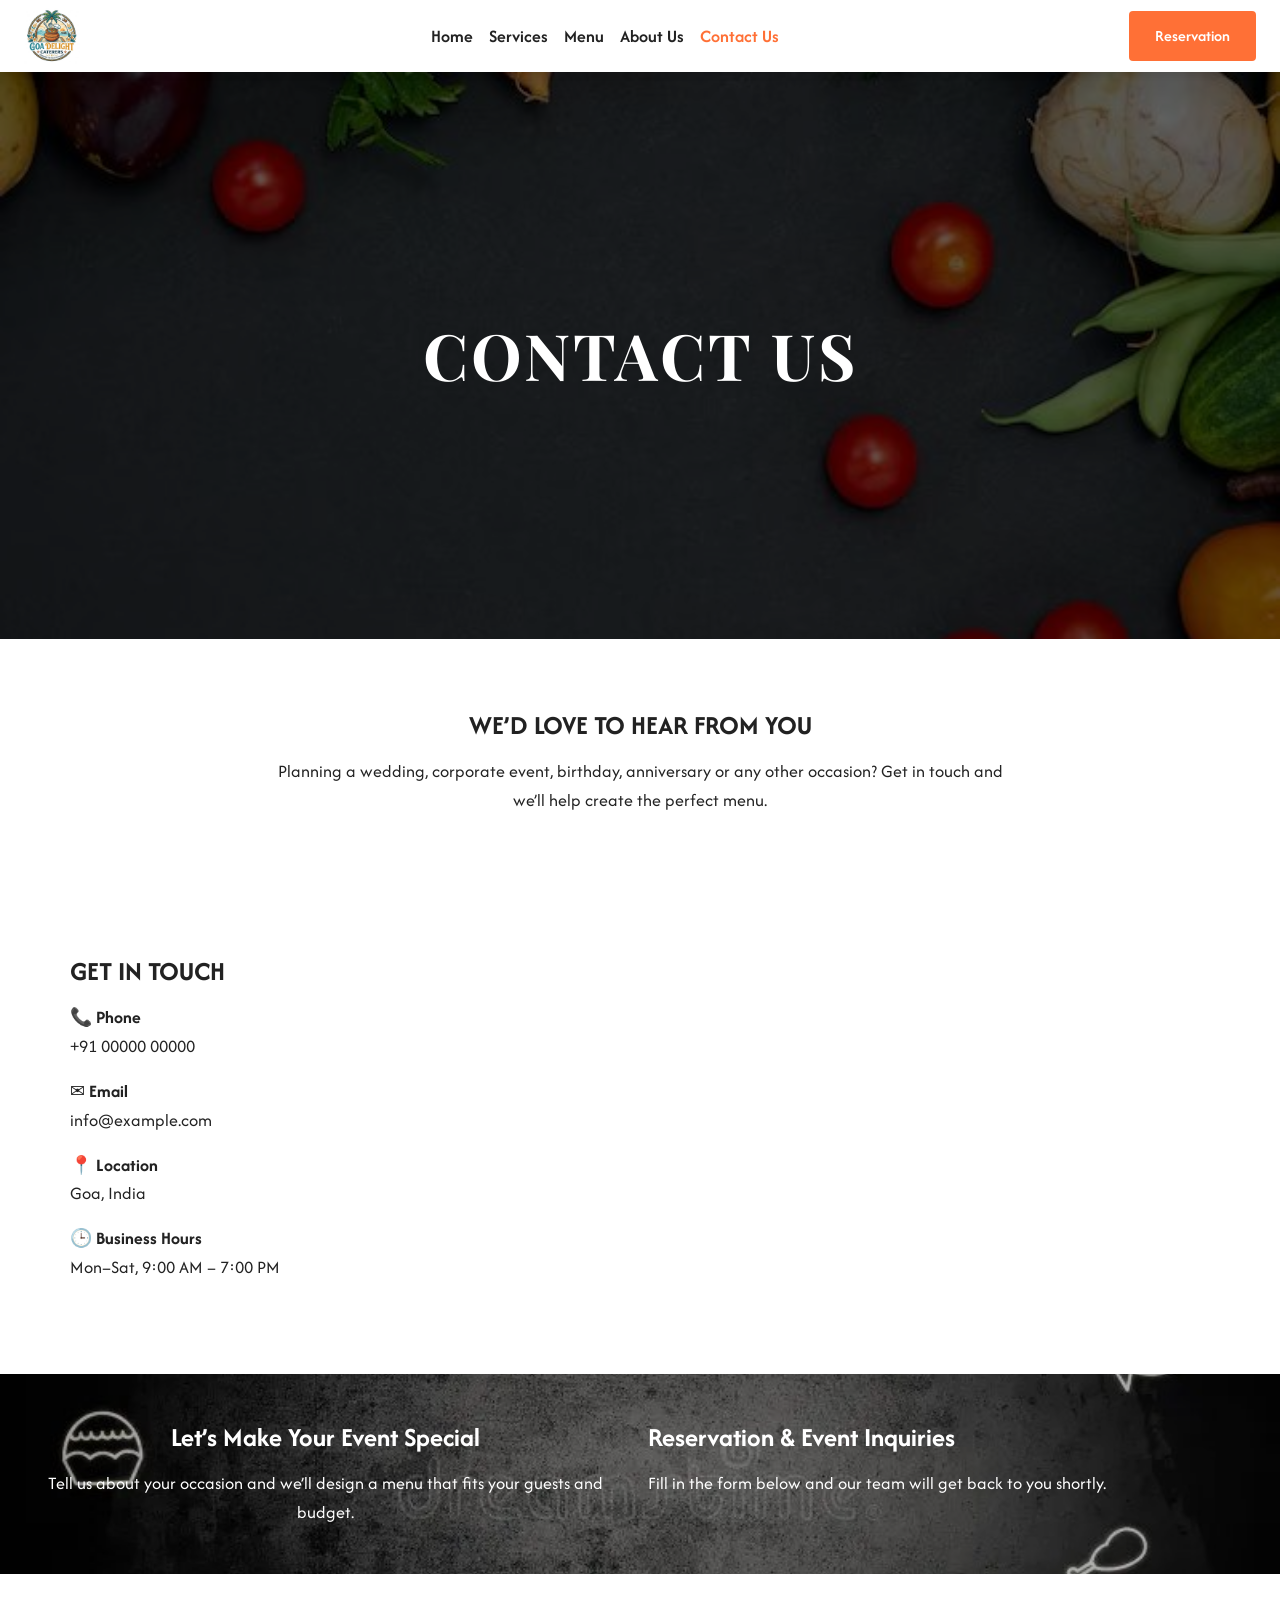
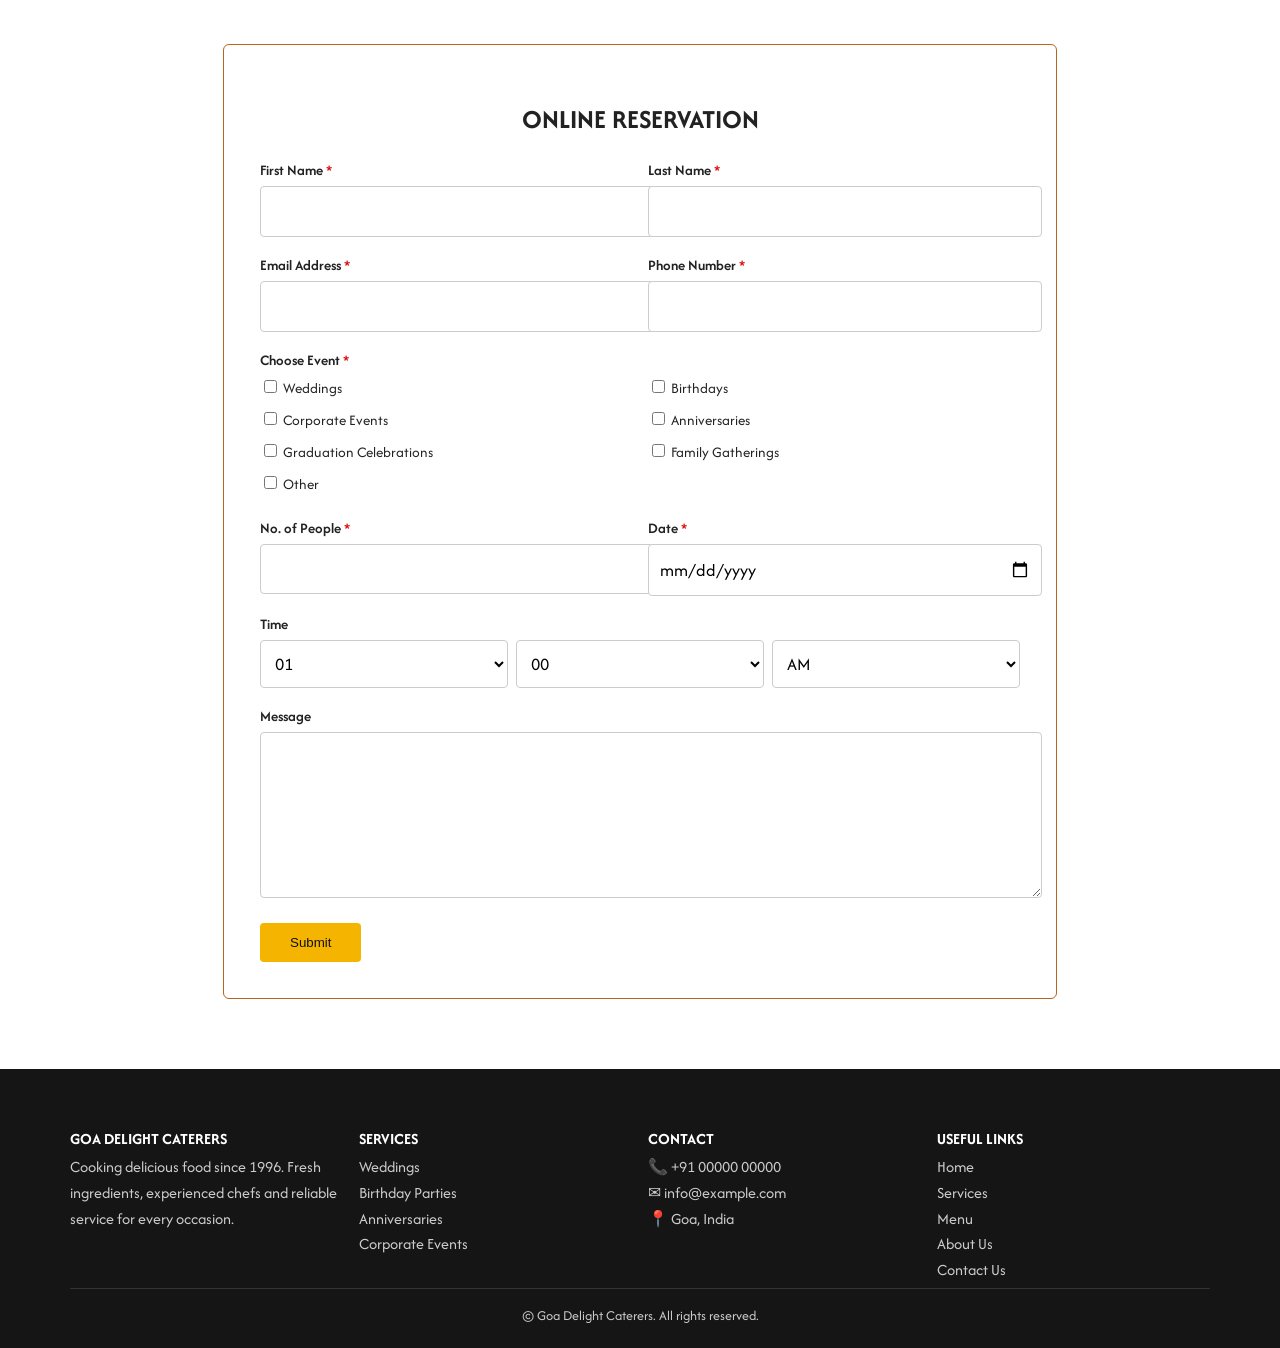
<file: contact-us/index.html>
<!DOCTYPE html>
<html lang="en-US">
<head><meta charset="UTF-8">
	
	<meta name="viewport" content="width=device-width, initial-scale=1">
<meta name="robots" content="max-image-preview:large">
<title>Contact Us – Goa Delight Caterers</title>
<link rel="dns-prefetch" href="//fonts.googleapis.com">




<style id="wp-img-auto-sizes-contain-inline-css">
img:is([sizes=auto i],[sizes^="auto," i]){contain-intrinsic-size:3000px 1500px}
/*# sourceURL=wp-img-auto-sizes-contain-inline-css */
</style>
<style id="wp-block-site-logo-inline-css">
.wp-block-site-logo{box-sizing:border-box;line-height:0}.wp-block-site-logo a{display:inline-block;line-height:0}.wp-block-site-logo.is-default-size img{height:auto;width:120px}.wp-block-site-logo img{height:auto;max-width:100%}.wp-block-site-logo a,.wp-block-site-logo img{border-radius:inherit}.wp-block-site-logo.aligncenter{margin-left:auto;margin-right:auto;text-align:center}:root :where(.wp-block-site-logo.is-style-rounded){border-radius:9999px}
/*# sourceURL=/wp-includes/blocks/site-logo/style.min.css */
</style>
<style id="wp-block-navigation-link-inline-css">
.wp-block-navigation .wp-block-navigation-item__label{overflow-wrap:break-word}.wp-block-navigation .wp-block-navigation-item__description{display:none}.link-ui-tools{outline:1px solid #f0f0f0;padding:8px}.link-ui-block-inserter{padding-top:8px}.link-ui-block-inserter__back{margin-left:8px;text-transform:uppercase}
/*# sourceURL=/wp-includes/blocks/navigation-link/style.min.css */
</style>
<link rel="stylesheet" id="wp-block-navigation-css" href="/wp-includes/blocks/navigation/style.min.css?ver=7.1.4" media="all">
<style id="wp-block-button-inline-css">
.wp-block-button__link{align-content:center;box-sizing:border-box;cursor:pointer;display:inline-block;height:100%;text-align:center;word-break:break-word}.wp-block-button__link.aligncenter{text-align:center}.wp-block-button__link.alignright{text-align:right}:where(.wp-block-button__link){border-radius:9999px;box-shadow:none;padding:calc(.667em + 2px) calc(1.333em + 2px);text-decoration:none}.wp-block-button[style*=text-decoration] .wp-block-button__link{text-decoration:inherit}.wp-block-buttons>.wp-block-button.has-custom-width{max-width:none}.wp-block-buttons>.wp-block-button.has-custom-width .wp-block-button__link{width:100%}.wp-block-buttons>.wp-block-button.has-custom-font-size .wp-block-button__link{font-size:inherit}.wp-block-buttons>.wp-block-button[class*=wp-block-button__width]{width:calc(var(--wp--block-button--width)*1% - var(--wp--style--block-gap, .5em)*(1 - var(--wp--block-button--width)/100))}.wp-block-buttons>.wp-block-button.wp-block-button__width-25{width:calc(25% - var(--wp--style--block-gap, .5em)*.75)}.wp-block-buttons>.wp-block-button.wp-block-button__width-50{width:calc(50% - var(--wp--style--block-gap, .5em)*.5)}.wp-block-buttons>.wp-block-button.wp-block-button__width-75{width:calc(75% - var(--wp--style--block-gap, .5em)*.25)}.wp-block-buttons>.wp-block-button.wp-block-button__width-100{flex-basis:100%;width:100%}.wp-block-buttons.is-vertical>.wp-block-button[class*=wp-block-button__width]{width:calc(var(--wp--block-button--width)*1%)}.wp-block-buttons.is-vertical>.wp-block-button.wp-block-button__width-25{width:25%}.wp-block-buttons.is-vertical>.wp-block-button.wp-block-button__width-50{width:50%}.wp-block-buttons.is-vertical>.wp-block-button.wp-block-button__width-75{width:75%}.wp-block-button.is-style-squared,.wp-block-button__link.wp-block-button.is-style-squared{border-radius:0}.wp-block-button.no-border-radius,.wp-block-button__link.no-border-radius{border-radius:0!important}:root :where(.wp-block-button .wp-block-button__link.is-style-outline),:root :where(.wp-block-button.is-style-outline>.wp-block-button__link){border:2px solid;padding:.667em 1.333em}:root :where(.wp-block-button .wp-block-button__link.is-style-outline:not(.has-text-color)),:root :where(.wp-block-button.is-style-outline>.wp-block-button__link:not(.has-text-color)){color:currentColor}:root :where(.wp-block-button .wp-block-button__link.is-style-outline:not(.has-background)),:root :where(.wp-block-button.is-style-outline>.wp-block-button__link:not(.has-background)){background-color:transparent;background-image:none}
/*# sourceURL=/wp-includes/blocks/button/style.min.css */
</style>
<style id="wp-block-buttons-inline-css">
.wp-block-buttons{box-sizing:border-box}.wp-block-buttons.is-vertical{flex-direction:column}.wp-block-buttons.is-vertical>.wp-block-button:last-child{margin-bottom:0}.wp-block-buttons>.wp-block-button{display:inline-block;margin:0}.wp-block-buttons.is-content-justification-left{justify-content:flex-start}.wp-block-buttons.is-content-justification-left.is-vertical{align-items:flex-start}.wp-block-buttons.is-content-justification-center{justify-content:center}.wp-block-buttons.is-content-justification-center.is-vertical{align-items:center}.wp-block-buttons.is-content-justification-right{justify-content:flex-end}.wp-block-buttons.is-content-justification-right.is-vertical{align-items:flex-end}.wp-block-buttons.is-content-justification-space-between{justify-content:space-between}.wp-block-buttons.aligncenter{text-align:center}.wp-block-buttons:not(.is-content-justification-space-between,.is-content-justification-right,.is-content-justification-left,.is-content-justification-center) .wp-block-button.aligncenter{margin-left:auto;margin-right:auto;width:100%}.wp-block-buttons[style*=text-decoration] .wp-block-button,.wp-block-buttons[style*=text-decoration] .wp-block-button__link{text-decoration:inherit}.wp-block-buttons.has-custom-font-size .wp-block-button__link{font-size:inherit}.wp-block-buttons .wp-block-button__link{width:100%}.wp-block-button.aligncenter{text-align:center}
/*# sourceURL=/wp-includes/blocks/buttons/style.min.css */
</style>
<style id="wp-block-group-inline-css">
.wp-block-group{box-sizing:border-box}:where(.wp-block-group.wp-block-group-is-layout-constrained){position:relative}
/*# sourceURL=/wp-includes/blocks/group/style.min.css */
</style>
<style id="wp-block-heading-inline-css">
h1:where(.wp-block-heading).has-background,h2:where(.wp-block-heading).has-background,h3:where(.wp-block-heading).has-background,h4:where(.wp-block-heading).has-background,h5:where(.wp-block-heading).has-background,h6:where(.wp-block-heading).has-background{padding:1.25em 2.375em}h1.has-text-align-left[style*=writing-mode]:where([style*=vertical-lr]),h1.has-text-align-right[style*=writing-mode]:where([style*=vertical-rl]),h2.has-text-align-left[style*=writing-mode]:where([style*=vertical-lr]),h2.has-text-align-right[style*=writing-mode]:where([style*=vertical-rl]),h3.has-text-align-left[style*=writing-mode]:where([style*=vertical-lr]),h3.has-text-align-right[style*=writing-mode]:where([style*=vertical-rl]),h4.has-text-align-left[style*=writing-mode]:where([style*=vertical-lr]),h4.has-text-align-right[style*=writing-mode]:where([style*=vertical-rl]),h5.has-text-align-left[style*=writing-mode]:where([style*=vertical-lr]),h5.has-text-align-right[style*=writing-mode]:where([style*=vertical-rl]),h6.has-text-align-left[style*=writing-mode]:where([style*=vertical-lr]),h6.has-text-align-right[style*=writing-mode]:where([style*=vertical-rl]){rotate:180deg}
/*# sourceURL=/wp-includes/blocks/heading/style.min.css */
</style>
<style id="wp-block-cover-inline-css">
.wp-block-cover,.wp-block-cover-image{align-items:center;background-position:50%;box-sizing:border-box;display:flex;justify-content:center;min-height:430px;overflow:hidden;overflow:clip;padding:1em;position:relative}.wp-block-cover .has-background-dim:not([class*=-background-color]),.wp-block-cover-image .has-background-dim:not([class*=-background-color]),.wp-block-cover-image.has-background-dim:not([class*=-background-color]),.wp-block-cover.has-background-dim:not([class*=-background-color]){background-color:#000}.wp-block-cover .has-background-dim.has-background-gradient,.wp-block-cover-image .has-background-dim.has-background-gradient{background-color:transparent}.wp-block-cover-image.has-background-dim:before,.wp-block-cover.has-background-dim:before{background-color:inherit;content:""}.wp-block-cover .wp-block-cover__background,.wp-block-cover .wp-block-cover__gradient-background,.wp-block-cover-image .wp-block-cover__background,.wp-block-cover-image .wp-block-cover__gradient-background,.wp-block-cover-image.has-background-dim:not(.has-background-gradient):before,.wp-block-cover.has-background-dim:not(.has-background-gradient):before{bottom:0;left:0;opacity:.5;position:absolute;right:0;top:0}.wp-block-cover-image.has-background-dim.has-background-dim-10 .wp-block-cover__background,.wp-block-cover-image.has-background-dim.has-background-dim-10 .wp-block-cover__gradient-background,.wp-block-cover-image.has-background-dim.has-background-dim-10:not(.has-background-gradient):before,.wp-block-cover.has-background-dim.has-background-dim-10 .wp-block-cover__background,.wp-block-cover.has-background-dim.has-background-dim-10 .wp-block-cover__gradient-background,.wp-block-cover.has-background-dim.has-background-dim-10:not(.has-background-gradient):before{opacity:.1}.wp-block-cover-image.has-background-dim.has-background-dim-20 .wp-block-cover__background,.wp-block-cover-image.has-background-dim.has-background-dim-20 .wp-block-cover__gradient-background,.wp-block-cover-image.has-background-dim.has-background-dim-20:not(.has-background-gradient):before,.wp-block-cover.has-background-dim.has-background-dim-20 .wp-block-cover__background,.wp-block-cover.has-background-dim.has-background-dim-20 .wp-block-cover__gradient-background,.wp-block-cover.has-background-dim.has-background-dim-20:not(.has-background-gradient):before{opacity:.2}.wp-block-cover-image.has-background-dim.has-background-dim-30 .wp-block-cover__background,.wp-block-cover-image.has-background-dim.has-background-dim-30 .wp-block-cover__gradient-background,.wp-block-cover-image.has-background-dim.has-background-dim-30:not(.has-background-gradient):before,.wp-block-cover.has-background-dim.has-background-dim-30 .wp-block-cover__background,.wp-block-cover.has-background-dim.has-background-dim-30 .wp-block-cover__gradient-background,.wp-block-cover.has-background-dim.has-background-dim-30:not(.has-background-gradient):before{opacity:.3}.wp-block-cover-image.has-background-dim.has-background-dim-40 .wp-block-cover__background,.wp-block-cover-image.has-background-dim.has-background-dim-40 .wp-block-cover__gradient-background,.wp-block-cover-image.has-background-dim.has-background-dim-40:not(.has-background-gradient):before,.wp-block-cover.has-background-dim.has-background-dim-40 .wp-block-cover__background,.wp-block-cover.has-background-dim.has-background-dim-40 .wp-block-cover__gradient-background,.wp-block-cover.has-background-dim.has-background-dim-40:not(.has-background-gradient):before{opacity:.4}.wp-block-cover-image.has-background-dim.has-background-dim-50 .wp-block-cover__background,.wp-block-cover-image.has-background-dim.has-background-dim-50 .wp-block-cover__gradient-background,.wp-block-cover-image.has-background-dim.has-background-dim-50:not(.has-background-gradient):before,.wp-block-cover.has-background-dim.has-background-dim-50 .wp-block-cover__background,.wp-block-cover.has-background-dim.has-background-dim-50 .wp-block-cover__gradient-background,.wp-block-cover.has-background-dim.has-background-dim-50:not(.has-background-gradient):before{opacity:.5}.wp-block-cover-image.has-background-dim.has-background-dim-60 .wp-block-cover__background,.wp-block-cover-image.has-background-dim.has-background-dim-60 .wp-block-cover__gradient-background,.wp-block-cover-image.has-background-dim.has-background-dim-60:not(.has-background-gradient):before,.wp-block-cover.has-background-dim.has-background-dim-60 .wp-block-cover__background,.wp-block-cover.has-background-dim.has-background-dim-60 .wp-block-cover__gradient-background,.wp-block-cover.has-background-dim.has-background-dim-60:not(.has-background-gradient):before{opacity:.6}.wp-block-cover-image.has-background-dim.has-background-dim-70 .wp-block-cover__background,.wp-block-cover-image.has-background-dim.has-background-dim-70 .wp-block-cover__gradient-background,.wp-block-cover-image.has-background-dim.has-background-dim-70:not(.has-background-gradient):before,.wp-block-cover.has-background-dim.has-background-dim-70 .wp-block-cover__background,.wp-block-cover.has-background-dim.has-background-dim-70 .wp-block-cover__gradient-background,.wp-block-cover.has-background-dim.has-background-dim-70:not(.has-background-gradient):before{opacity:.7}.wp-block-cover-image.has-background-dim.has-background-dim-80 .wp-block-cover__background,.wp-block-cover-image.has-background-dim.has-background-dim-80 .wp-block-cover__gradient-background,.wp-block-cover-image.has-background-dim.has-background-dim-80:not(.has-background-gradient):before,.wp-block-cover.has-background-dim.has-background-dim-80 .wp-block-cover__background,.wp-block-cover.has-background-dim.has-background-dim-80 .wp-block-cover__gradient-background,.wp-block-cover.has-background-dim.has-background-dim-80:not(.has-background-gradient):before{opacity:.8}.wp-block-cover-image.has-background-dim.has-background-dim-90 .wp-block-cover__background,.wp-block-cover-image.has-background-dim.has-background-dim-90 .wp-block-cover__gradient-background,.wp-block-cover-image.has-background-dim.has-background-dim-90:not(.has-background-gradient):before,.wp-block-cover.has-background-dim.has-background-dim-90 .wp-block-cover__background,.wp-block-cover.has-background-dim.has-background-dim-90 .wp-block-cover__gradient-background,.wp-block-cover.has-background-dim.has-background-dim-90:not(.has-background-gradient):before{opacity:.9}.wp-block-cover-image.has-background-dim.has-background-dim-100 .wp-block-cover__background,.wp-block-cover-image.has-background-dim.has-background-dim-100 .wp-block-cover__gradient-background,.wp-block-cover-image.has-background-dim.has-background-dim-100:not(.has-background-gradient):before,.wp-block-cover.has-background-dim.has-background-dim-100 .wp-block-cover__background,.wp-block-cover.has-background-dim.has-background-dim-100 .wp-block-cover__gradient-background,.wp-block-cover.has-background-dim.has-background-dim-100:not(.has-background-gradient):before{opacity:1}.wp-block-cover .wp-block-cover__background.has-background-dim.has-background-dim-0,.wp-block-cover .wp-block-cover__gradient-background.has-background-dim.has-background-dim-0,.wp-block-cover-image .wp-block-cover__background.has-background-dim.has-background-dim-0,.wp-block-cover-image .wp-block-cover__gradient-background.has-background-dim.has-background-dim-0{opacity:0}.wp-block-cover .wp-block-cover__background.has-background-dim.has-background-dim-10,.wp-block-cover .wp-block-cover__gradient-background.has-background-dim.has-background-dim-10,.wp-block-cover-image .wp-block-cover__background.has-background-dim.has-background-dim-10,.wp-block-cover-image .wp-block-cover__gradient-background.has-background-dim.has-background-dim-10{opacity:.1}.wp-block-cover .wp-block-cover__background.has-background-dim.has-background-dim-20,.wp-block-cover .wp-block-cover__gradient-background.has-background-dim.has-background-dim-20,.wp-block-cover-image .wp-block-cover__background.has-background-dim.has-background-dim-20,.wp-block-cover-image .wp-block-cover__gradient-background.has-background-dim.has-background-dim-20{opacity:.2}.wp-block-cover .wp-block-cover__background.has-background-dim.has-background-dim-30,.wp-block-cover .wp-block-cover__gradient-background.has-background-dim.has-background-dim-30,.wp-block-cover-image .wp-block-cover__background.has-background-dim.has-background-dim-30,.wp-block-cover-image .wp-block-cover__gradient-background.has-background-dim.has-background-dim-30{opacity:.3}.wp-block-cover .wp-block-cover__background.has-background-dim.has-background-dim-40,.wp-block-cover .wp-block-cover__gradient-background.has-background-dim.has-background-dim-40,.wp-block-cover-image .wp-block-cover__background.has-background-dim.has-background-dim-40,.wp-block-cover-image .wp-block-cover__gradient-background.has-background-dim.has-background-dim-40{opacity:.4}.wp-block-cover .wp-block-cover__background.has-background-dim.has-background-dim-50,.wp-block-cover .wp-block-cover__gradient-background.has-background-dim.has-background-dim-50,.wp-block-cover-image .wp-block-cover__background.has-background-dim.has-background-dim-50,.wp-block-cover-image .wp-block-cover__gradient-background.has-background-dim.has-background-dim-50{opacity:.5}.wp-block-cover .wp-block-cover__background.has-background-dim.has-background-dim-60,.wp-block-cover .wp-block-cover__gradient-background.has-background-dim.has-background-dim-60,.wp-block-cover-image .wp-block-cover__background.has-background-dim.has-background-dim-60,.wp-block-cover-image .wp-block-cover__gradient-background.has-background-dim.has-background-dim-60{opacity:.6}.wp-block-cover .wp-block-cover__background.has-background-dim.has-background-dim-70,.wp-block-cover .wp-block-cover__gradient-background.has-background-dim.has-background-dim-70,.wp-block-cover-image .wp-block-cover__background.has-background-dim.has-background-dim-70,.wp-block-cover-image .wp-block-cover__gradient-background.has-background-dim.has-background-dim-70{opacity:.7}.wp-block-cover .wp-block-cover__background.has-background-dim.has-background-dim-80,.wp-block-cover .wp-block-cover__gradient-background.has-background-dim.has-background-dim-80,.wp-block-cover-image .wp-block-cover__background.has-background-dim.has-background-dim-80,.wp-block-cover-image .wp-block-cover__gradient-background.has-background-dim.has-background-dim-80{opacity:.8}.wp-block-cover .wp-block-cover__background.has-background-dim.has-background-dim-90,.wp-block-cover .wp-block-cover__gradient-background.has-background-dim.has-background-dim-90,.wp-block-cover-image .wp-block-cover__background.has-background-dim.has-background-dim-90,.wp-block-cover-image .wp-block-cover__gradient-background.has-background-dim.has-background-dim-90{opacity:.9}.wp-block-cover .wp-block-cover__background.has-background-dim.has-background-dim-100,.wp-block-cover .wp-block-cover__gradient-background.has-background-dim.has-background-dim-100,.wp-block-cover-image .wp-block-cover__background.has-background-dim.has-background-dim-100,.wp-block-cover-image .wp-block-cover__gradient-background.has-background-dim.has-background-dim-100{opacity:1}.wp-block-cover-image.alignleft,.wp-block-cover-image.alignright,.wp-block-cover.alignleft,.wp-block-cover.alignright{max-width:420px;width:100%}.wp-block-cover-image.aligncenter,.wp-block-cover-image.alignleft,.wp-block-cover-image.alignright,.wp-block-cover.aligncenter,.wp-block-cover.alignleft,.wp-block-cover.alignright{display:flex}.wp-block-cover .wp-block-cover__inner-container,.wp-block-cover-image .wp-block-cover__inner-container{color:inherit;position:relative;width:100%}.wp-block-cover-image.is-position-top-left,.wp-block-cover.is-position-top-left{align-items:flex-start;justify-content:flex-start}.wp-block-cover-image.is-position-top-center,.wp-block-cover.is-position-top-center{align-items:flex-start;justify-content:center}.wp-block-cover-image.is-position-top-right,.wp-block-cover.is-position-top-right{align-items:flex-start;justify-content:flex-end}.wp-block-cover-image.is-position-center-left,.wp-block-cover.is-position-center-left{align-items:center;justify-content:flex-start}.wp-block-cover-image.is-position-center-center,.wp-block-cover.is-position-center-center{align-items:center;justify-content:center}.wp-block-cover-image.is-position-center-right,.wp-block-cover.is-position-center-right{align-items:center;justify-content:flex-end}.wp-block-cover-image.is-position-bottom-left,.wp-block-cover.is-position-bottom-left{align-items:flex-end;justify-content:flex-start}.wp-block-cover-image.is-position-bottom-center,.wp-block-cover.is-position-bottom-center{align-items:flex-end;justify-content:center}.wp-block-cover-image.is-position-bottom-right,.wp-block-cover.is-position-bottom-right{align-items:flex-end;justify-content:flex-end}.wp-block-cover-image.has-custom-content-position.has-custom-content-position .wp-block-cover__inner-container,.wp-block-cover.has-custom-content-position.has-custom-content-position .wp-block-cover__inner-container{margin:0}.wp-block-cover-image.has-custom-content-position.has-custom-content-position.is-position-bottom-left .wp-block-cover__inner-container,.wp-block-cover-image.has-custom-content-position.has-custom-content-position.is-position-bottom-right .wp-block-cover__inner-container,.wp-block-cover-image.has-custom-content-position.has-custom-content-position.is-position-center-left .wp-block-cover__inner-container,.wp-block-cover-image.has-custom-content-position.has-custom-content-position.is-position-center-right .wp-block-cover__inner-container,.wp-block-cover-image.has-custom-content-position.has-custom-content-position.is-position-top-left .wp-block-cover__inner-container,.wp-block-cover-image.has-custom-content-position.has-custom-content-position.is-position-top-right .wp-block-cover__inner-container,.wp-block-cover.has-custom-content-position.has-custom-content-position.is-position-bottom-left .wp-block-cover__inner-container,.wp-block-cover.has-custom-content-position.has-custom-content-position.is-position-bottom-right .wp-block-cover__inner-container,.wp-block-cover.has-custom-content-position.has-custom-content-position.is-position-center-left .wp-block-cover__inner-container,.wp-block-cover.has-custom-content-position.has-custom-content-position.is-position-center-right .wp-block-cover__inner-container,.wp-block-cover.has-custom-content-position.has-custom-content-position.is-position-top-left .wp-block-cover__inner-container,.wp-block-cover.has-custom-content-position.has-custom-content-position.is-position-top-right .wp-block-cover__inner-container{margin:0;width:auto}.wp-block-cover .wp-block-cover__image-background,.wp-block-cover video.wp-block-cover__video-background,.wp-block-cover-image .wp-block-cover__image-background,.wp-block-cover-image video.wp-block-cover__video-background{border:none;bottom:0;box-shadow:none;height:100%;left:0;margin:0;max-height:none;max-width:none;-o-object-fit:cover;object-fit:cover;outline:none;padding:0;position:absolute;right:0;top:0;width:100%}.wp-block-cover .wp-block-cover__embed-background,.wp-block-cover-image .wp-block-cover__embed-background{border:none;bottom:0;box-shadow:none;height:100%;left:0;margin:0;max-height:none;max-width:none;outline:none;padding:0;pointer-events:none;position:absolute;right:0;top:0;width:100%}.wp-block-cover .wp-block-cover__embed-background .wp-block-embed__wrapper,.wp-block-cover-image .wp-block-cover__embed-background .wp-block-embed__wrapper{bottom:0;height:100%;left:0;margin:0;padding:0;position:absolute;right:0;top:0;width:100%}.wp-block-cover .wp-block-cover__embed-background .wp-block-embed__wrapper iframe,.wp-block-cover .wp-block-cover__embed-background iframe,.wp-block-cover-image .wp-block-cover__embed-background .wp-block-embed__wrapper iframe,.wp-block-cover-image .wp-block-cover__embed-background iframe{height:100vh;left:50%;min-height:100%;min-width:100%;pointer-events:none;position:absolute;top:50%;transform:translate(-50%,-50%);width:100vw}.wp-block-cover-image.has-parallax,.wp-block-cover.has-parallax,.wp-block-cover__image-background.has-parallax,video.wp-block-cover__video-background.has-parallax{background-attachment:fixed;background-repeat:no-repeat;background-size:cover}@supports (-webkit-touch-callout:inherit){.wp-block-cover-image.has-parallax,.wp-block-cover.has-parallax,.wp-block-cover__image-background.has-parallax,video.wp-block-cover__video-background.has-parallax{background-attachment:scroll}}@media (prefers-reduced-motion:reduce){.wp-block-cover-image.has-parallax,.wp-block-cover.has-parallax,.wp-block-cover__image-background.has-parallax,video.wp-block-cover__video-background.has-parallax{background-attachment:scroll}}.wp-block-cover-image.is-repeated,.wp-block-cover.is-repeated,.wp-block-cover__image-background.is-repeated,video.wp-block-cover__video-background.is-repeated{background-repeat:repeat;background-size:auto}.wp-block-cover-image-text,.wp-block-cover-image-text a,.wp-block-cover-image-text a:active,.wp-block-cover-image-text a:focus,.wp-block-cover-image-text a:hover,.wp-block-cover-text,.wp-block-cover-text a,.wp-block-cover-text a:active,.wp-block-cover-text a:focus,.wp-block-cover-text a:hover,section.wp-block-cover-image h2,section.wp-block-cover-image h2 a,section.wp-block-cover-image h2 a:active,section.wp-block-cover-image h2 a:focus,section.wp-block-cover-image h2 a:hover{color:#fff}.wp-block-cover-image .wp-block-cover.has-left-content{justify-content:flex-start}.wp-block-cover-image .wp-block-cover.has-right-content{justify-content:flex-end}.wp-block-cover-image.has-left-content .wp-block-cover-image-text,.wp-block-cover.has-left-content .wp-block-cover-text,section.wp-block-cover-image.has-left-content>h2{margin-left:0;text-align:left}.wp-block-cover-image.has-right-content .wp-block-cover-image-text,.wp-block-cover.has-right-content .wp-block-cover-text,section.wp-block-cover-image.has-right-content>h2{margin-right:0;text-align:right}.wp-block-cover .wp-block-cover-text,.wp-block-cover-image .wp-block-cover-image-text,section.wp-block-cover-image>h2{font-size:2em;line-height:1.25;margin-bottom:0;max-width:840px;padding:.44em;text-align:center;z-index:1}:where(.wp-block-cover-image:not(.has-text-color)),:where(.wp-block-cover:not(.has-text-color)){color:#fff}:where(.wp-block-cover-image.is-light:not(.has-text-color)),:where(.wp-block-cover.is-light:not(.has-text-color)){color:#000}:root :where(.wp-block-cover h1:not(.has-text-color)),:root :where(.wp-block-cover h2:not(.has-text-color)),:root :where(.wp-block-cover h3:not(.has-text-color)),:root :where(.wp-block-cover h4:not(.has-text-color)),:root :where(.wp-block-cover h5:not(.has-text-color)),:root :where(.wp-block-cover h6:not(.has-text-color)),:root :where(.wp-block-cover p:not(.has-text-color)){color:inherit}body:not(.editor-styles-wrapper) .wp-block-cover:not(.wp-block-cover:has(.wp-block-cover__background+.wp-block-cover__inner-container)) .wp-block-cover__video-background{z-index:0}body:not(.editor-styles-wrapper) .wp-block-cover:not(.wp-block-cover:has(.wp-block-cover__background+.wp-block-cover__inner-container)) .wp-block-cover__embed-background{z-index:0}body:not(.editor-styles-wrapper) .wp-block-cover:not(.wp-block-cover:has(.wp-block-cover__background+.wp-block-cover__inner-container)) .wp-block-cover__image-background{z-index:0}body:not(.editor-styles-wrapper) .wp-block-cover:not(.wp-block-cover:has(.wp-block-cover__background+.wp-block-cover__inner-container)) .wp-block-cover__background,body:not(.editor-styles-wrapper) .wp-block-cover:not(.wp-block-cover:has(.wp-block-cover__background+.wp-block-cover__inner-container)) .wp-block-cover__gradient-background,body:not(.editor-styles-wrapper) .wp-block-cover:not(.wp-block-cover:has(.wp-block-cover__background+.wp-block-cover__inner-container)).has-background-dim:not(.has-background-gradient):before{z-index:1}body:not(.editor-styles-wrapper) .wp-block-cover:not(.wp-block-cover:has(.wp-block-cover__background+.wp-block-cover__inner-container)) .wp-block-cover__inner-container{z-index:1}.has-modal-open body:not(.editor-styles-wrapper) .wp-block-cover:not(.wp-block-cover:has(.wp-block-cover__background+.wp-block-cover__inner-container)) .wp-block-cover__inner-container{z-index:auto}
/*# sourceURL=/wp-includes/blocks/cover/style.min.css */
</style>
<style id="wp-block-paragraph-inline-css">
.is-small-text{font-size:.875em}.is-regular-text{font-size:1em}.is-large-text{font-size:2.25em}.is-larger-text{font-size:3em}.has-drop-cap:not(:focus):first-letter{float:left;font-size:8.4em;font-style:normal;font-weight:100;line-height:.68;margin:.05em .1em 0 0;text-transform:uppercase}body.rtl .has-drop-cap:not(:focus):first-letter{float:none;margin-left:.1em}p.has-drop-cap.has-background{overflow:hidden}:root :where(p.has-background){padding:1.25em 2.375em}:where(p.has-text-color:not(.has-link-color)) a{color:inherit}p.has-text-align-left[style*="writing-mode:vertical-lr"],p.has-text-align-right[style*="writing-mode:vertical-rl"]{rotate:180deg}
/*# sourceURL=/wp-includes/blocks/paragraph/style.min.css */
</style>
<style id="wp-block-columns-inline-css">
.wp-block-columns{box-sizing:border-box;display:flex;flex-wrap:wrap!important}@media (min-width:782px){.wp-block-columns{flex-wrap:nowrap!important}}.wp-block-columns{align-items:normal!important}.wp-block-columns.are-vertically-aligned-top{align-items:flex-start}.wp-block-columns.are-vertically-aligned-center{align-items:center}.wp-block-columns.are-vertically-aligned-bottom{align-items:flex-end}@media (max-width:781px){.wp-block-columns:not(.is-not-stacked-on-mobile)>.wp-block-column{flex-basis:100%!important}}@media (min-width:782px){.wp-block-columns:not(.is-not-stacked-on-mobile)>.wp-block-column{flex-basis:0;flex-grow:1}.wp-block-columns:not(.is-not-stacked-on-mobile)>.wp-block-column[style*=flex-basis]{flex-grow:0}}.wp-block-columns.is-not-stacked-on-mobile{flex-wrap:nowrap!important}.wp-block-columns.is-not-stacked-on-mobile>.wp-block-column{flex-basis:0;flex-grow:1}.wp-block-columns.is-not-stacked-on-mobile>.wp-block-column[style*=flex-basis]{flex-grow:0}:where(.wp-block-columns){margin-bottom:1.75em}:where(.wp-block-columns.has-background){padding:1.25em 2.375em}.wp-block-column{flex-grow:1;min-width:0;overflow-wrap:break-word;word-break:break-word}.wp-block-column.is-vertically-aligned-top{align-self:flex-start}.wp-block-column.is-vertically-aligned-center{align-self:center}.wp-block-column.is-vertically-aligned-bottom{align-self:flex-end}.wp-block-column.is-vertically-aligned-stretch{align-self:stretch}.wp-block-column.is-vertically-aligned-bottom,.wp-block-column.is-vertically-aligned-center,.wp-block-column.is-vertically-aligned-top{width:100%}
/*# sourceURL=/wp-includes/blocks/columns/style.min.css */
</style>
<style id="wp-block-post-content-inline-css">
.wp-block-post-content{display:flow-root}
/*# sourceURL=/wp-includes/blocks/post-content/style.min.css */
</style>
<style id="wp-emoji-styles-inline-css">

	img.wp-smiley, img.emoji {
		display: inline !important;
		border: none !important;
		box-shadow: none !important;
		height: 1em !important;
		width: 1em !important;
		margin: 0 0.07em !important;
		vertical-align: -0.1em !important;
		background: none !important;
		padding: 0 !important;
	}
/*# sourceURL=wp-emoji-styles-inline-css */
</style>
<style id="wp-block-library-inline-css">
:root{--wp-block-synced-color:#7a00df;--wp-block-synced-color--rgb:122,0,223;--wp-bound-block-color:var(--wp-block-synced-color);--wp-editor-canvas-background:#ddd;--wp-admin-theme-color:#007cba;--wp-admin-theme-color--rgb:0,124,186;--wp-admin-theme-color-darker-10:#006ba1;--wp-admin-theme-color-darker-10--rgb:0,107,160.5;--wp-admin-theme-color-darker-20:#005a87;--wp-admin-theme-color-darker-20--rgb:0,90,135;--wp-admin-border-width-focus:2px}@media (min-resolution:192dpi){:root{--wp-admin-border-width-focus:1.5px}}.wp-element-button{cursor:pointer}:root .has-very-light-gray-background-color{background-color:#eee}:root .has-very-dark-gray-background-color{background-color:#313131}:root .has-very-light-gray-color{color:#eee}:root .has-very-dark-gray-color{color:#313131}:root .has-vivid-green-cyan-to-vivid-cyan-blue-gradient-background{background:linear-gradient(135deg,#00d084,#0693e3)}:root .has-purple-crush-gradient-background{background:linear-gradient(135deg,#34e2e4,#4721fb 50%,#ab1dfe)}:root .has-hazy-dawn-gradient-background{background:linear-gradient(135deg,#faaca8,#dad0ec)}:root .has-subdued-olive-gradient-background{background:linear-gradient(135deg,#fafae1,#67a671)}:root .has-atomic-cream-gradient-background{background:linear-gradient(135deg,#fdd79a,#004a59)}:root .has-nightshade-gradient-background{background:linear-gradient(135deg,#330968,#31cdcf)}:root .has-midnight-gradient-background{background:linear-gradient(135deg,#020381,#2874fc)}:root{--wp--preset--font-size--normal:16px;--wp--preset--font-size--huge:42px}.has-regular-font-size{font-size:1em}.has-larger-font-size{font-size:2.625em}.has-normal-font-size{font-size:var(--wp--preset--font-size--normal)}.has-huge-font-size{font-size:var(--wp--preset--font-size--huge)}:root .has-text-align-center{text-align:center}:root .has-text-align-left{text-align:left}:root .has-text-align-right{text-align:right}.has-fit-text{white-space:nowrap!important}#end-resizable-editor-section{display:none}.aligncenter{clear:both}.items-justified-left{justify-content:flex-start}.items-justified-center{justify-content:center}.items-justified-right{justify-content:flex-end}.items-justified-space-between{justify-content:space-between}.screen-reader-text{word-wrap:normal!important;border:0;clip-path:inset(50%);height:1px;margin:-1px;overflow:hidden;padding:0;position:absolute;width:1px;word-break:normal!important}.screen-reader-text:focus{background-color:#ddd;clip-path:none;color:#444;display:block;font-size:1em;height:auto;left:5px;line-height:normal;padding:15px 23px 14px;text-decoration:none;top:5px;width:auto;z-index:100000}html :where(.has-border-color){border-style:solid}html :where([style^=border-color],[style*=";border-color"],[style*="; border-color"]){border-style:solid}html :where([style^=border-top-color],[style*=";border-top-color"],[style*="; border-top-color"]){border-top-style:solid}html :where([style^=border-right-color],[style*=";border-right-color"],[style*="; border-right-color"]){border-right-style:solid}html :where([style^=border-bottom-color],[style*=";border-bottom-color"],[style*="; border-bottom-color"]){border-bottom-style:solid}html :where([style^=border-left-color],[style*=";border-left-color"],[style*="; border-left-color"]){border-left-style:solid}html :where([style^=border-width],[style*=";border-width"],[style*="; border-width"]){border-style:solid}html :where([style^=border-top-width],[style*=";border-top-width"],[style*="; border-top-width"]){border-top-style:solid}html :where([style^=border-right-width],[style*=";border-right-width"],[style*="; border-right-width"]){border-right-style:solid}html :where([style^=border-bottom-width],[style*=";border-bottom-width"],[style*="; border-bottom-width"]){border-bottom-style:solid}html :where([style^=border-left-width],[style*=";border-left-width"],[style*="; border-left-width"]){border-left-style:solid}html :where(img[class*=wp-image-]){height:auto;max-width:100%}:where(figure){margin:0 0 1em}html :where(.is-position-sticky){--wp-admin--admin-bar--position-offset:var(--wp-admin--admin-bar--height,0px)}@media screen and (max-width:600px){html :where(.is-position-sticky){--wp-admin--admin-bar--position-offset:0px}}
/*# sourceURL=/wp-includes/css/dist/block-library/common.min.css */
</style>
<style id="global-styles-inline-css">
:root{--wp--preset--aspect-ratio--square: 1;--wp--preset--aspect-ratio--4-3: 4/3;--wp--preset--aspect-ratio--3-4: 3/4;--wp--preset--aspect-ratio--3-2: 3/2;--wp--preset--aspect-ratio--2-3: 2/3;--wp--preset--aspect-ratio--16-9: 16/9;--wp--preset--aspect-ratio--9-16: 9/16;--wp--preset--color--black: #000000;--wp--preset--color--cyan-bluish-gray: #abb8c3;--wp--preset--color--white: #ffffff;--wp--preset--color--pale-pink: #f78da7;--wp--preset--color--vivid-red: #cf2e2e;--wp--preset--color--luminous-vivid-orange: #ff6900;--wp--preset--color--luminous-vivid-amber: #fcb900;--wp--preset--color--light-green-cyan: #7bdcb5;--wp--preset--color--vivid-green-cyan: #00d084;--wp--preset--color--pale-cyan-blue: #8ed1fc;--wp--preset--color--vivid-cyan-blue: #0693e3;--wp--preset--color--vivid-purple: #9b51e0;--wp--preset--color--orange: #FF7036;--wp--preset--color--grey: #F5F5F5;--wp--preset--color--gold: #F4B400;--wp--preset--color--text: #222222;--wp--preset--gradient--vivid-cyan-blue-to-vivid-purple: linear-gradient(135deg,rgb(6,147,227) 0%,rgb(155,81,224) 100%);--wp--preset--gradient--light-green-cyan-to-vivid-green-cyan: linear-gradient(135deg,rgb(122,220,180) 0%,rgb(0,208,130) 100%);--wp--preset--gradient--luminous-vivid-amber-to-luminous-vivid-orange: linear-gradient(135deg,rgb(252,185,0) 0%,rgb(255,105,0) 100%);--wp--preset--gradient--luminous-vivid-orange-to-vivid-red: linear-gradient(135deg,rgb(255,105,0) 0%,rgb(207,46,46) 100%);--wp--preset--gradient--very-light-gray-to-cyan-bluish-gray: linear-gradient(135deg,rgb(238,238,238) 0%,rgb(169,184,195) 100%);--wp--preset--gradient--cool-to-warm-spectrum: linear-gradient(135deg,rgb(74,234,220) 0%,rgb(151,120,209) 20%,rgb(207,42,186) 40%,rgb(238,44,130) 60%,rgb(251,105,98) 80%,rgb(254,248,76) 100%);--wp--preset--gradient--blush-light-purple: linear-gradient(135deg,rgb(255,206,236) 0%,rgb(152,150,240) 100%);--wp--preset--gradient--blush-bordeaux: linear-gradient(135deg,rgb(254,205,165) 0%,rgb(254,45,45) 50%,rgb(107,0,62) 100%);--wp--preset--gradient--luminous-dusk: linear-gradient(135deg,rgb(255,203,112) 0%,rgb(199,81,192) 50%,rgb(65,88,208) 100%);--wp--preset--gradient--pale-ocean: linear-gradient(135deg,rgb(255,245,203) 0%,rgb(182,227,212) 50%,rgb(51,167,181) 100%);--wp--preset--gradient--electric-grass: linear-gradient(135deg,rgb(202,248,128) 0%,rgb(113,206,126) 100%);--wp--preset--gradient--midnight: linear-gradient(135deg,rgb(2,3,129) 0%,rgb(40,116,252) 100%);--wp--preset--font-size--small: 15px;--wp--preset--font-size--medium: 18px;--wp--preset--font-size--large: 24px;--wp--preset--font-size--x-large: 36px;--wp--preset--font-size--xx-large: 56px;--wp--preset--font-family--afacad: 'Afacad', system-ui, sans-serif;--wp--preset--font-family--playfair: 'Playfair Display', Georgia, serif;--wp--preset--font-family--system: system-ui, sans-serif;--wp--preset--spacing--20: 0.44rem;--wp--preset--spacing--30: 0.67rem;--wp--preset--spacing--40: 1rem;--wp--preset--spacing--50: 1.5rem;--wp--preset--spacing--60: 2.25rem;--wp--preset--spacing--70: 3.38rem;--wp--preset--spacing--80: 5.06rem;--wp--preset--shadow--natural: 6px 6px 9px rgba(0, 0, 0, 0.2);--wp--preset--shadow--deep: 12px 12px 50px rgba(0, 0, 0, 0.4);--wp--preset--shadow--sharp: 6px 6px 0px rgba(0, 0, 0, 0.2);--wp--preset--shadow--outlined: 6px 6px 0px -3px rgb(255, 255, 255), 6px 6px rgb(0, 0, 0);--wp--preset--shadow--crisp: 6px 6px 0px rgb(0, 0, 0);}.wp-block-button{--wp--preset--dimension--25: 25%;--wp--preset--dimension--50: 50%;--wp--preset--dimension--75: 75%;--wp--preset--dimension--100: 100%;}:root { --wp--style--global--content-size: 1140px;--wp--style--global--wide-size: 1280px; }:where(body) { margin: 0; }.wp-site-blocks > .alignleft { float: left; margin-right: 2em; }.wp-site-blocks > .alignright { float: right; margin-left: 2em; }.wp-site-blocks > .aligncenter { justify-content: center; margin-left: auto; margin-right: auto; }:where(.wp-site-blocks) > * { margin-block-start: 1rem; margin-block-end: 0; }:where(.wp-site-blocks) > :first-child { margin-block-start: 0; }:where(.wp-site-blocks) > :last-child { margin-block-end: 0; }:root { --wp--style--block-gap: 1rem; }:root :where(.is-layout-flow) > :first-child{margin-block-start: 0;}:root :where(.is-layout-flow) > :last-child{margin-block-end: 0;}:root :where(.is-layout-flow) > *{margin-block-start: 1rem;margin-block-end: 0;}:root :where(.is-layout-constrained) > :first-child{margin-block-start: 0;}:root :where(.is-layout-constrained) > :last-child{margin-block-end: 0;}:root :where(.is-layout-constrained) > *{margin-block-start: 1rem;margin-block-end: 0;}:root :where(.is-layout-flex){gap: 1rem;}:root :where(.is-layout-grid){gap: 1rem;}.is-layout-flow > .alignleft{float: left;margin-inline-start: 0;margin-inline-end: 2em;}.is-layout-flow > .alignright{float: right;margin-inline-start: 2em;margin-inline-end: 0;}.is-layout-flow > .aligncenter{margin-left: auto !important;margin-right: auto !important;}.is-layout-constrained > .alignleft{float: left;margin-inline-start: 0;margin-inline-end: 2em;}.is-layout-constrained > .alignright{float: right;margin-inline-start: 2em;margin-inline-end: 0;}.is-layout-constrained > .aligncenter{margin-left: auto !important;margin-right: auto !important;}.is-layout-constrained > :where(:not(.alignleft):not(.alignright):not(.alignfull)){max-width: var(--wp--style--global--content-size);margin-left: auto !important;margin-right: auto !important;}.is-layout-constrained > .alignwide{max-width: var(--wp--style--global--wide-size);}body .is-layout-flex{display: flex;}.is-layout-flex{flex-wrap: wrap;align-items: center;}.is-layout-flex > :is(*, div){margin: 0;}body .is-layout-grid{display: grid;}.is-layout-grid > :is(*, div){margin: 0;}body{background-color: #FFFFFF;color: #222222;font-family: var(--wp--preset--font-family--afacad);font-size: 18px;line-height: 1.6;padding-top: 0px;padding-right: 0px;padding-bottom: 0px;padding-left: 0px;}a:where(:not(.wp-element-button)){color: #FF7036;}h1, h2, h3, h4, h5, h6{font-family: var(--wp--preset--font-family--afacad);font-weight: 700;line-height: 1.2;}:root :where(.wp-element-button, .wp-block-button__link){background-color: #32373c;border-width: 0;color: #fff;font-family: inherit;font-size: inherit;font-style: inherit;font-weight: inherit;letter-spacing: inherit;line-height: inherit;padding-top: calc(0.667em + 2px);padding-right: calc(1.333em + 2px);padding-bottom: calc(0.667em + 2px);padding-left: calc(1.333em + 2px);text-decoration: none;text-transform: inherit;}.has-black-color{color: var(--wp--preset--color--black) !important;}.has-cyan-bluish-gray-color{color: var(--wp--preset--color--cyan-bluish-gray) !important;}.has-white-color{color: var(--wp--preset--color--white) !important;}.has-pale-pink-color{color: var(--wp--preset--color--pale-pink) !important;}.has-vivid-red-color{color: var(--wp--preset--color--vivid-red) !important;}.has-luminous-vivid-orange-color{color: var(--wp--preset--color--luminous-vivid-orange) !important;}.has-luminous-vivid-amber-color{color: var(--wp--preset--color--luminous-vivid-amber) !important;}.has-light-green-cyan-color{color: var(--wp--preset--color--light-green-cyan) !important;}.has-vivid-green-cyan-color{color: var(--wp--preset--color--vivid-green-cyan) !important;}.has-pale-cyan-blue-color{color: var(--wp--preset--color--pale-cyan-blue) !important;}.has-vivid-cyan-blue-color{color: var(--wp--preset--color--vivid-cyan-blue) !important;}.has-vivid-purple-color{color: var(--wp--preset--color--vivid-purple) !important;}.has-orange-color{color: var(--wp--preset--color--orange) !important;}.has-grey-color{color: var(--wp--preset--color--grey) !important;}.has-gold-color{color: var(--wp--preset--color--gold) !important;}.has-text-color{color: var(--wp--preset--color--text) !important;}.has-black-background-color{background-color: var(--wp--preset--color--black) !important;}.has-cyan-bluish-gray-background-color{background-color: var(--wp--preset--color--cyan-bluish-gray) !important;}.has-white-background-color{background-color: var(--wp--preset--color--white) !important;}.has-pale-pink-background-color{background-color: var(--wp--preset--color--pale-pink) !important;}.has-vivid-red-background-color{background-color: var(--wp--preset--color--vivid-red) !important;}.has-luminous-vivid-orange-background-color{background-color: var(--wp--preset--color--luminous-vivid-orange) !important;}.has-luminous-vivid-amber-background-color{background-color: var(--wp--preset--color--luminous-vivid-amber) !important;}.has-light-green-cyan-background-color{background-color: var(--wp--preset--color--light-green-cyan) !important;}.has-vivid-green-cyan-background-color{background-color: var(--wp--preset--color--vivid-green-cyan) !important;}.has-pale-cyan-blue-background-color{background-color: var(--wp--preset--color--pale-cyan-blue) !important;}.has-vivid-cyan-blue-background-color{background-color: var(--wp--preset--color--vivid-cyan-blue) !important;}.has-vivid-purple-background-color{background-color: var(--wp--preset--color--vivid-purple) !important;}.has-orange-background-color{background-color: var(--wp--preset--color--orange) !important;}.has-grey-background-color{background-color: var(--wp--preset--color--grey) !important;}.has-gold-background-color{background-color: var(--wp--preset--color--gold) !important;}.has-text-background-color{background-color: var(--wp--preset--color--text) !important;}.has-black-border-color{border-color: var(--wp--preset--color--black) !important;}.has-cyan-bluish-gray-border-color{border-color: var(--wp--preset--color--cyan-bluish-gray) !important;}.has-white-border-color{border-color: var(--wp--preset--color--white) !important;}.has-pale-pink-border-color{border-color: var(--wp--preset--color--pale-pink) !important;}.has-vivid-red-border-color{border-color: var(--wp--preset--color--vivid-red) !important;}.has-luminous-vivid-orange-border-color{border-color: var(--wp--preset--color--luminous-vivid-orange) !important;}.has-luminous-vivid-amber-border-color{border-color: var(--wp--preset--color--luminous-vivid-amber) !important;}.has-light-green-cyan-border-color{border-color: var(--wp--preset--color--light-green-cyan) !important;}.has-vivid-green-cyan-border-color{border-color: var(--wp--preset--color--vivid-green-cyan) !important;}.has-pale-cyan-blue-border-color{border-color: var(--wp--preset--color--pale-cyan-blue) !important;}.has-vivid-cyan-blue-border-color{border-color: var(--wp--preset--color--vivid-cyan-blue) !important;}.has-vivid-purple-border-color{border-color: var(--wp--preset--color--vivid-purple) !important;}.has-orange-border-color{border-color: var(--wp--preset--color--orange) !important;}.has-grey-border-color{border-color: var(--wp--preset--color--grey) !important;}.has-gold-border-color{border-color: var(--wp--preset--color--gold) !important;}.has-text-border-color{border-color: var(--wp--preset--color--text) !important;}.has-vivid-cyan-blue-to-vivid-purple-gradient-background{background: var(--wp--preset--gradient--vivid-cyan-blue-to-vivid-purple) !important;}.has-light-green-cyan-to-vivid-green-cyan-gradient-background{background: var(--wp--preset--gradient--light-green-cyan-to-vivid-green-cyan) !important;}.has-luminous-vivid-amber-to-luminous-vivid-orange-gradient-background{background: var(--wp--preset--gradient--luminous-vivid-amber-to-luminous-vivid-orange) !important;}.has-luminous-vivid-orange-to-vivid-red-gradient-background{background: var(--wp--preset--gradient--luminous-vivid-orange-to-vivid-red) !important;}.has-very-light-gray-to-cyan-bluish-gray-gradient-background{background: var(--wp--preset--gradient--very-light-gray-to-cyan-bluish-gray) !important;}.has-cool-to-warm-spectrum-gradient-background{background: var(--wp--preset--gradient--cool-to-warm-spectrum) !important;}.has-blush-light-purple-gradient-background{background: var(--wp--preset--gradient--blush-light-purple) !important;}.has-blush-bordeaux-gradient-background{background: var(--wp--preset--gradient--blush-bordeaux) !important;}.has-luminous-dusk-gradient-background{background: var(--wp--preset--gradient--luminous-dusk) !important;}.has-pale-ocean-gradient-background{background: var(--wp--preset--gradient--pale-ocean) !important;}.has-electric-grass-gradient-background{background: var(--wp--preset--gradient--electric-grass) !important;}.has-midnight-gradient-background{background: var(--wp--preset--gradient--midnight) !important;}.has-small-font-size{font-size: var(--wp--preset--font-size--small) !important;}.has-medium-font-size{font-size: var(--wp--preset--font-size--medium) !important;}.has-large-font-size{font-size: var(--wp--preset--font-size--large) !important;}.has-x-large-font-size{font-size: var(--wp--preset--font-size--x-large) !important;}.has-xx-large-font-size{font-size: var(--wp--preset--font-size--xx-large) !important;}.has-afacad-font-family{font-family: var(--wp--preset--font-family--afacad) !important;}.has-playfair-font-family{font-family: var(--wp--preset--font-family--playfair) !important;}.has-system-font-family{font-family: var(--wp--preset--font-family--system) !important;}
:root :where(.wp-block-button .wp-block-button__link){background-color: #FF7036;border-radius: 4px;color: #FFFFFF;font-size: 16px;font-weight: 600;padding-top: 12px;padding-right: 26px;padding-bottom: 12px;padding-left: 26px;}
/*# sourceURL=global-styles-inline-css */
</style>
<style id="core-block-supports-inline-css">
.wp-container-core-navigation-is-layout-4927ffd3{justify-content:center;}.wp-container-core-group-is-layout-a25e2136{flex-wrap:nowrap;justify-content:space-between;}.wp-container-core-columns-is-layout-461897f4{flex-wrap:nowrap;}
/*# sourceURL=core-block-supports-inline-css */
</style>
<style id="wp-block-template-skip-link-inline-css">
/*! This file is auto-generated */
.skip-link.screen-reader-text{border:0;clip-path:inset(50%);height:1px;margin:-1px;overflow:hidden;padding:0;position:absolute!important;width:1px;word-wrap:normal!important;word-break:normal!important}.skip-link.screen-reader-text:focus{background-color:#eee;clip-path:none;color:#444;display:block;font-size:1em;height:auto;left:5px;line-height:normal;padding:15px 23px 14px;text-decoration:none;top:5px;width:auto;z-index:100000}
/*# sourceURL=/wp-includes/css/wp-block-template-skip-link.min.css */
</style>
<link rel="stylesheet" id="gd-fonts-css" href="https://fonts.googleapis.com/css2?family=Afacad:wght@400;500;600;700&amp;family=Playfair+Display:wght@600;700&amp;display=swap" media="all">
<link rel="stylesheet" id="gd-style-css" href="/wp-content/themes/goa-delight-blocks/style.css?ver=2.0.0" media="all">
<link rel="EditURI" type="application/rsd+xml" title="RSD" href="/xmlrpc.php?rsd">
<meta name="generator" content="WordPress 7.1.4">
<link rel="canonical" href="/contact-us/">
<link rel="shortlink" href="/?p=12">
<script id="wp-importmap" type="importmap">
{"imports":{"@wordpress/interactivity":"/wp-includes/js/dist/script-modules/interactivity/index.min.js?ver=6a43cba92ed701f32cd9"}}
</script>
<link rel="modulepreload" href="/wp-includes/js/dist/script-modules/interactivity/index.min.js?ver=6a43cba92ed701f32cd9" id="@wordpress/interactivity-js-modulepreload" fetchpriority="low">
</head>

<body class="wp-singular page-template-default page page-id-12 wp-custom-logo wp-embed-responsive wp-theme-goa-delight-blocks">

<a class="skip-link screen-reader-text" id="wp-skip-link" href="#wp--skip-link--target">Skip to content</a><div class="wp-site-blocks"><header class="wp-block-template-part">
<div class="wp-block-group gd-header is-content-justification-space-between is-nowrap is-layout-flex wp-container-core-group-is-layout-a25e2136 wp-block-group-is-layout-flex"><div class="wp-block-site-logo"><a href="/" class="custom-logo-link" rel="home"><img width="56" height="56" src="/wp-content/uploads/2026/11/gd-logo.png" class="custom-logo" alt="Goa Delight Caterers" decoding="async"></a></div>

<nav class="is-responsive items-justified-center wp-block-navigation is-content-justification-center is-layout-flex wp-container-core-navigation-is-layout-4927ffd3 wp-block-navigation-is-layout-flex" aria-label="Menu" data-wp-interactive="core/navigation" data-wp-context='{"overlayOpenedBy":{"click":false,"hover":false,"focus":false},"type":"overlay","roleAttribute":"","ariaLabel":"Menu"}'><button aria-haspopup="dialog" aria-label="Open menu" class="wp-block-navigation__responsive-container-open" data-wp-on--click="actions.openMenuOnClick" data-wp-on--keydown="actions.handleMenuKeydown"><svg width="24" height="24" xmlns="http://www.w3.org/2000/svg" viewbox="0 0 24 24" aria-hidden="true" focusable="false"><path d="M4 7.5h16v1.5H4z"></path><path d="M4 15h16v1.5H4z"></path></svg></button>
				<div class="wp-block-navigation__responsive-container" id="modal-1" data-wp-class--has-modal-open="state.isMenuOpen" data-wp-class--is-menu-open="state.isMenuOpen" data-wp-watch="callbacks.initMenu" data-wp-on--keydown="actions.handleMenuKeydown" data-wp-on--focusout="actions.handleMenuFocusout" tabindex="-1">
					<div class="wp-block-navigation__responsive-close" tabindex="-1">
						<div class="wp-block-navigation__responsive-dialog" data-wp-bind--aria-modal="state.ariaModal" data-wp-bind--aria-label="state.ariaLabel" data-wp-bind--role="state.roleAttribute">
							<button aria-label="Close menu" class="wp-block-navigation__responsive-container-close" data-wp-on--click="actions.closeMenuOnClick"><svg xmlns="http://www.w3.org/2000/svg" viewbox="0 0 24 24" width="24" height="24" aria-hidden="true" focusable="false"><path d="m13.06 12 6.47-6.47-1.06-1.06L12 10.94 5.53 4.47 4.47 5.53 10.94 12l-6.47 6.47 1.06 1.06L12 13.06l6.47 6.47 1.06-1.06L13.06 12Z"></path></svg></button>
							<div class="wp-block-navigation__responsive-container-content" data-wp-watch="callbacks.focusFirstElement" id="modal-1-content">
								<ul class="wp-block-navigation__container is-responsive items-justified-center wp-block-navigation"><li class="wp-block-navigation-item wp-block-navigation-link"><a class="wp-block-navigation-item__content" href="/"><span class="wp-block-navigation-item__label">Home</span></a></li><li class="wp-block-navigation-item wp-block-navigation-link"><a class="wp-block-navigation-item__content" href="/services/"><span class="wp-block-navigation-item__label">Services</span></a></li><li class="wp-block-navigation-item wp-block-navigation-link"><a class="wp-block-navigation-item__content" href="/menu/"><span class="wp-block-navigation-item__label">Menu</span></a></li><li class="wp-block-navigation-item wp-block-navigation-link"><a class="wp-block-navigation-item__content" href="/about-us/"><span class="wp-block-navigation-item__label">About Us</span></a></li><li class="wp-block-navigation-item current-menu-item wp-block-navigation-link"><a class="wp-block-navigation-item__content" href="/contact-us/" aria-current="page"><span class="wp-block-navigation-item__label">Contact Us</span></a></li></ul>
								
							</div>
						</div>
					</div>
				</div></nav>


<div class="wp-block-buttons is-layout-flex wp-block-buttons-is-layout-flex">
<div class="wp-block-button"><a class="wp-block-button__link wp-element-button" href="/contact-us/#reservation">Reservation</a></div>
</div>
</div>
</header>

<main id="wp--skip-link--target" class="wp-block-group is-layout-flow wp-block-group-is-layout-flow"><div class="entry-content wp-block-post-content is-layout-flow wp-block-post-content-is-layout-flow">
<div class="wp-block-cover alignfull gd-hero-inner" style="min-height:567px;aspect-ratio:unset;"><img decoding="async" class="wp-block-cover__image-background" alt="" src="/wp-content/uploads/2026/11/gd-hero-contact-us.jpg" data-object-fit="cover"><span aria-hidden="true" class="wp-block-cover__background has-background-dim-60 has-background-dim"></span><div class="wp-block-cover__inner-container is-layout-flow wp-block-cover-is-layout-flow">
<h1 class="wp-block-heading has-text-align-center gd-hero-title">Contact Us</h1>
</div></div>



<div class="wp-block-group alignfull gd-section is-layout-constrained wp-block-group-is-layout-constrained">
<h2 class="wp-block-heading has-text-align-center">We’d Love to Hear From You</h2>



<p class="has-text-align-center gd-sub wp-block-paragraph">Planning a wedding, corporate event, birthday, anniversary or any other occasion? Get in touch and we’ll help create the perfect menu.</p>
</div>



<div class="wp-block-group alignfull gd-section is-layout-constrained wp-block-group-is-layout-constrained">
<div class="wp-block-columns is-layout-flex wp-container-core-columns-is-layout-461897f4 wp-block-columns-is-layout-flex">
<div class="wp-block-column is-layout-flow wp-block-column-is-layout-flow">
<h2 class="wp-block-heading">Get In Touch</h2>



<p class="wp-block-paragraph">📞 <strong>Phone</strong><br>+91 00000 00000</p>



<p class="wp-block-paragraph">✉ <strong>Email</strong><br>info@example.com</p>



<p class="wp-block-paragraph">📍 <strong>Location</strong><br>Goa, India</p>



<p class="wp-block-paragraph">🕒 <strong>Business Hours</strong><br>Mon–Sat, 9:00 AM – 7:00 PM</p>
</div>



<div class="wp-block-column is-layout-flow wp-block-column-is-layout-flow">
<div class="gd-map"><iframe loading="lazy" title="Map" src="https://www.google.com/maps?q=Goa,India&amp;output=embed"></iframe></div>
</div>
</div>
</div>



<div class="wp-block-cover alignfull gd-resbanner" style="min-height:200px;aspect-ratio:unset;"><img decoding="async" class="wp-block-cover__image-background" alt="" src="/wp-content/uploads/2026/11/gd-pattern-food.jpg" data-object-fit="cover"><span aria-hidden="true" class="wp-block-cover__background has-background-dim-30 has-background-dim"></span><div class="wp-block-cover__inner-container is-layout-flow wp-block-cover-is-layout-flow">
<div class="wp-block-columns is-layout-flex wp-container-core-columns-is-layout-461897f4 wp-block-columns-is-layout-flex">
<div class="wp-block-column is-layout-flow wp-block-column-is-layout-flow">
<h2 class="wp-block-heading has-text-align-center">Let’s Make Your Event Special</h2>



<p class="has-text-align-center wp-block-paragraph">Tell us about your occasion and we’ll design a menu that fits your guests and budget.</p>
</div>



<div class="wp-block-column is-layout-flow wp-block-column-is-layout-flow">
<h2 class="wp-block-heading">Reservation &amp; Event Inquiries</h2>



<p class="wp-block-paragraph">Fill in the form below and our team will get back to you shortly.</p>
</div>
</div>
</div></div>



<div class="wp-block-group alignfull gd-section is-layout-constrained wp-block-group-is-layout-constrained"><form id="reservation" class="gd-resform" method="post" action="http://localhost/wordpress/wp-admin/admin-post.php">
 <h2>Online Reservation</h2>
  <input type="hidden" name="action" value="gd_res"><input type="hidden" id="gd_nonce" name="gd_nonce" value="fd3fa8e8b2"><input type="hidden" name="_wp_http_referer" value="/wordpress/contact-us/"><input type="text" name="website" style="display:none" tabindex="-1" autocomplete="off">
 <div class="gd-frow"><div><label>First Name <span class="req">*</span></label><input type="text" name="first" required></div><div><label>Last Name <span class="req">*</span></label><input type="text" name="last" required></div></div>
 <div class="gd-frow"><div><label>Email Address <span class="req">*</span></label><input type="email" name="email" required></div><div><label>Phone Number <span class="req">*</span></label><input type="tel" name="phone" required></div></div>
 <div class="gd-fone"><label>Choose Event <span class="req">*</span></label><div class="gd-checks"><label><input type="checkbox" name="events[]" value="Weddings"> Weddings</label><label><input type="checkbox" name="events[]" value="Birthdays"> Birthdays</label><label><input type="checkbox" name="events[]" value="Corporate Events"> Corporate Events</label><label><input type="checkbox" name="events[]" value="Anniversaries"> Anniversaries</label><label><input type="checkbox" name="events[]" value="Graduation Celebrations"> Graduation Celebrations</label><label><input type="checkbox" name="events[]" value="Family Gatherings"> Family Gatherings</label><label><input type="checkbox" name="events[]" value="Other"> Other</label></div></div>
 <div class="gd-frow"><div><label>No. of People <span class="req">*</span></label><input type="number" name="people" min="1" required></div><div><label>Date <span class="req">*</span></label><input type="date" name="date" required></div></div>
 <div class="gd-fone"><label>Time</label><div class="gd-time"><select name="hh"><option>01</option><option>02</option><option>03</option><option>04</option><option>05</option><option>06</option><option>07</option><option>08</option><option>09</option><option>10</option><option>11</option><option>12</option></select><select name="mm"><option>00</option><option>15</option><option>30</option><option>45</option></select><select name="ap"><option>AM</option><option>PM</option></select></div></div>
 <div class="gd-fone"><label>Message</label><textarea name="message" rows="5"></textarea></div>
 <button type="submit">Submit</button>
</form>
</div>



<p class="wp-block-paragraph"></p>
</div></main>

<footer class="wp-block-template-part">
<div class="wp-block-group alignfull gd-footer is-layout-constrained wp-block-group-is-layout-constrained">
<div class="wp-block-columns is-layout-flex wp-container-core-columns-is-layout-461897f4 wp-block-columns-is-layout-flex"><div class="wp-block-column is-layout-flow wp-block-column-is-layout-flow"><h4 class="wp-block-heading">Goa Delight Caterers</h4><p class="wp-block-paragraph">Cooking delicious food since 1996. Fresh ingredients, experienced chefs and reliable service for every occasion.</p></div>
<div class="wp-block-column is-layout-flow wp-block-column-is-layout-flow"><h4 class="wp-block-heading">Services</h4><p class="wp-block-paragraph">Weddings<br>Birthday Parties<br>Anniversaries<br>Corporate Events</p></div>
<div class="wp-block-column is-layout-flow wp-block-column-is-layout-flow"><h4 class="wp-block-heading">Contact</h4><p class="wp-block-paragraph">📞 +91 00000 00000<br>✉ info@example.com<br>📍 Goa, India</p></div>
<div class="wp-block-column is-layout-flow wp-block-column-is-layout-flow"><h4 class="wp-block-heading">Useful Links</h4><p class="wp-block-paragraph"><a href="/">Home</a><br><a href="/services/">Services</a><br><a href="/menu/">Menu</a><br><a href="/about-us/">About Us</a><br><a href="/contact-us/">Contact Us</a></p></div></div>

<p class="has-text-align-center gd-copy wp-block-paragraph">© Goa Delight Caterers. All rights reserved.</p></div>

</footer>
</div>
<script type="speculationrules">
{"prefetch":[{"source":"document","where":{"and":[{"href_matches":"/wordpress/*"},{"not":{"href_matches":["/wordpress/wp-*.php","/wordpress/wp-admin/*","/wordpress/wp-content/uploads/*","/wordpress/wp-content/*","/wordpress/wp-content/plugins/*","/wordpress/wp-content/themes/goa-delight-blocks/*","/wordpress/*\\?(.+)"]}},{"not":{"selector_matches":"a[rel~=\"nofollow\"]"}},{"not":{"selector_matches":".no-prefetch, .no-prefetch a"}}]},"eagerness":"conservative"}]}
</script>
<button id="gd-top" aria-label="Back to top">↑</button>
<script>(function(){var t=document.getElementById('gd-top');window.addEventListener('scroll',function(){t.style.display=window.scrollY>400?'block':'none'});t.addEventListener('click',function(){window.scrollTo({top:0,behavior:'smooth'})})})();</script>
<script data-wp-router-options="{&quot;loadOnClientNavigation&quot;:true}" fetchpriority="low" id="@wordpress/block-library/navigation/view-js-module" src="/wp-includes/js/dist/script-modules/block-library/navigation/view.min.js?ver=1bf28ded04f9f188bdcb" type="module"></script>
<script id="wp-emoji-settings" type="application/json">
{"baseUrl":"https://s.w.org/images/core/emoji/17.0.2/72x72/","ext":".png","svgUrl":"https://s.w.org/images/core/emoji/17.0.2/svg/","svgExt":".svg","source":{"concatemoji":"/wp-includes/js/wp-emoji-release.min.js?ver=7.1.4"}}
</script>
<script type="module">
/*! This file is auto-generated */
var e="script#wp-emoji-settings",t=document.querySelector(e);if(!(t instanceof HTMLScriptElement))throw new Error("Element missing: "+e);const r=JSON.parse(t.text),s=(window._wpemojiSettings=r,"wpEmojiSettingsSupports"),o=["flag","emoji"];function i(e){try{var t={supportTests:e,timestamp:(new Date).valueOf()};sessionStorage.setItem(s,JSON.stringify(t))}catch(e){}}function c(e,t,n){e.clearRect(0,0,e.canvas.width,e.canvas.height),e.fillText(t,0,0);t=new Uint32Array(e.getImageData(0,0,e.canvas.width,e.canvas.height).data);e.clearRect(0,0,e.canvas.width,e.canvas.height),e.fillText(n,0,0);const r=new Uint32Array(e.getImageData(0,0,e.canvas.width,e.canvas.height).data);return t.every((e,t)=>e===r[t])}function p(e,t){e.clearRect(0,0,e.canvas.width,e.canvas.height),e.fillText(t,0,0);var n=e.getImageData(16,16,1,1);for(let e=0;e<n.data.length;e++)if(0!==n.data[e])return!1;return!0}function u(e,t,n,r){switch(t){case"flag":return n(e,"\ud83c\udff3\ufe0f\u200d\u26a7\ufe0f","\ud83c\udff3\ufe0f\u200b\u26a7\ufe0f")?!1:!n(e,"\ud83c\udde8\ud83c\uddf6","\ud83c\udde8\u200b\ud83c\uddf6")&&!n(e,"\ud83c\udff4\udb40\udc67\udb40\udc62\udb40\udc65\udb40\udc6e\udb40\udc67\udb40\udc7f","\ud83c\udff4\u200b\udb40\udc67\u200b\udb40\udc62\u200b\udb40\udc65\u200b\udb40\udc6e\u200b\udb40\udc67\u200b\udb40\udc7f");case"emoji":return!r(e,"\ud83e\u1fac8")}return!1}function f(e,t,n,r){let a;const s=(a="undefined"!=typeof WorkerGlobalScope&&self instanceof WorkerGlobalScope?new OffscreenCanvas(300,150):document.createElement("canvas")).getContext("2d",{willReadFrequently:!0}),o=(s.textBaseline="top",s.font="600 32px Arial",{});return e.forEach(e=>{o[e]=t(s,e,n,r)}),o}function a(e){var t=document.createElement("script");t.src=e,t.defer=!0,document.head.appendChild(t)}r.supports={everything:!0,everythingExceptFlag:!0},new Promise(t=>{let n=function(){try{var e=JSON.parse(sessionStorage.getItem(s));if("object"==typeof e&&"number"==typeof e.timestamp&&(new Date).valueOf()<e.timestamp+604800&&"object"==typeof e.supportTests)return e.supportTests}catch(e){}return null}();if(!n){if("undefined"!=typeof Worker&&"undefined"!=typeof OffscreenCanvas&&"undefined"!=typeof URL&&URL.createObjectURL&&"undefined"!=typeof Blob)try{var e="postMessage("+f.toString()+"("+[JSON.stringify(o),u.toString(),c.toString(),p.toString()].join(",")+"));",r=new Blob([e],{type:"text/javascript"});const a=new Worker(URL.createObjectURL(r),{name:"wpTestEmojiSupports"});return void(a.onmessage=e=>{i(n=e.data),a.terminate(),t(n)})}catch(e){}i(n=f(o,u,c,p))}t(n)}).then(e=>{for(const n in e)r.supports[n]=e[n],r.supports.everything=r.supports.everything&&r.supports[n],"flag"!==n&&(r.supports.everythingExceptFlag=r.supports.everythingExceptFlag&&r.supports[n]);var t;r.supports.everythingExceptFlag=r.supports.everythingExceptFlag&&!r.supports.flag,r.supports.everything||((t=r.source||{}).concatemoji?a(t.concatemoji):t.wpemoji&&t.twemoji&&(a(t.twemoji),a(t.wpemoji)))});
//# sourceURL=/wp-includes/js/wp-emoji-loader.min.js
</script>
</body>
</html>
</file>
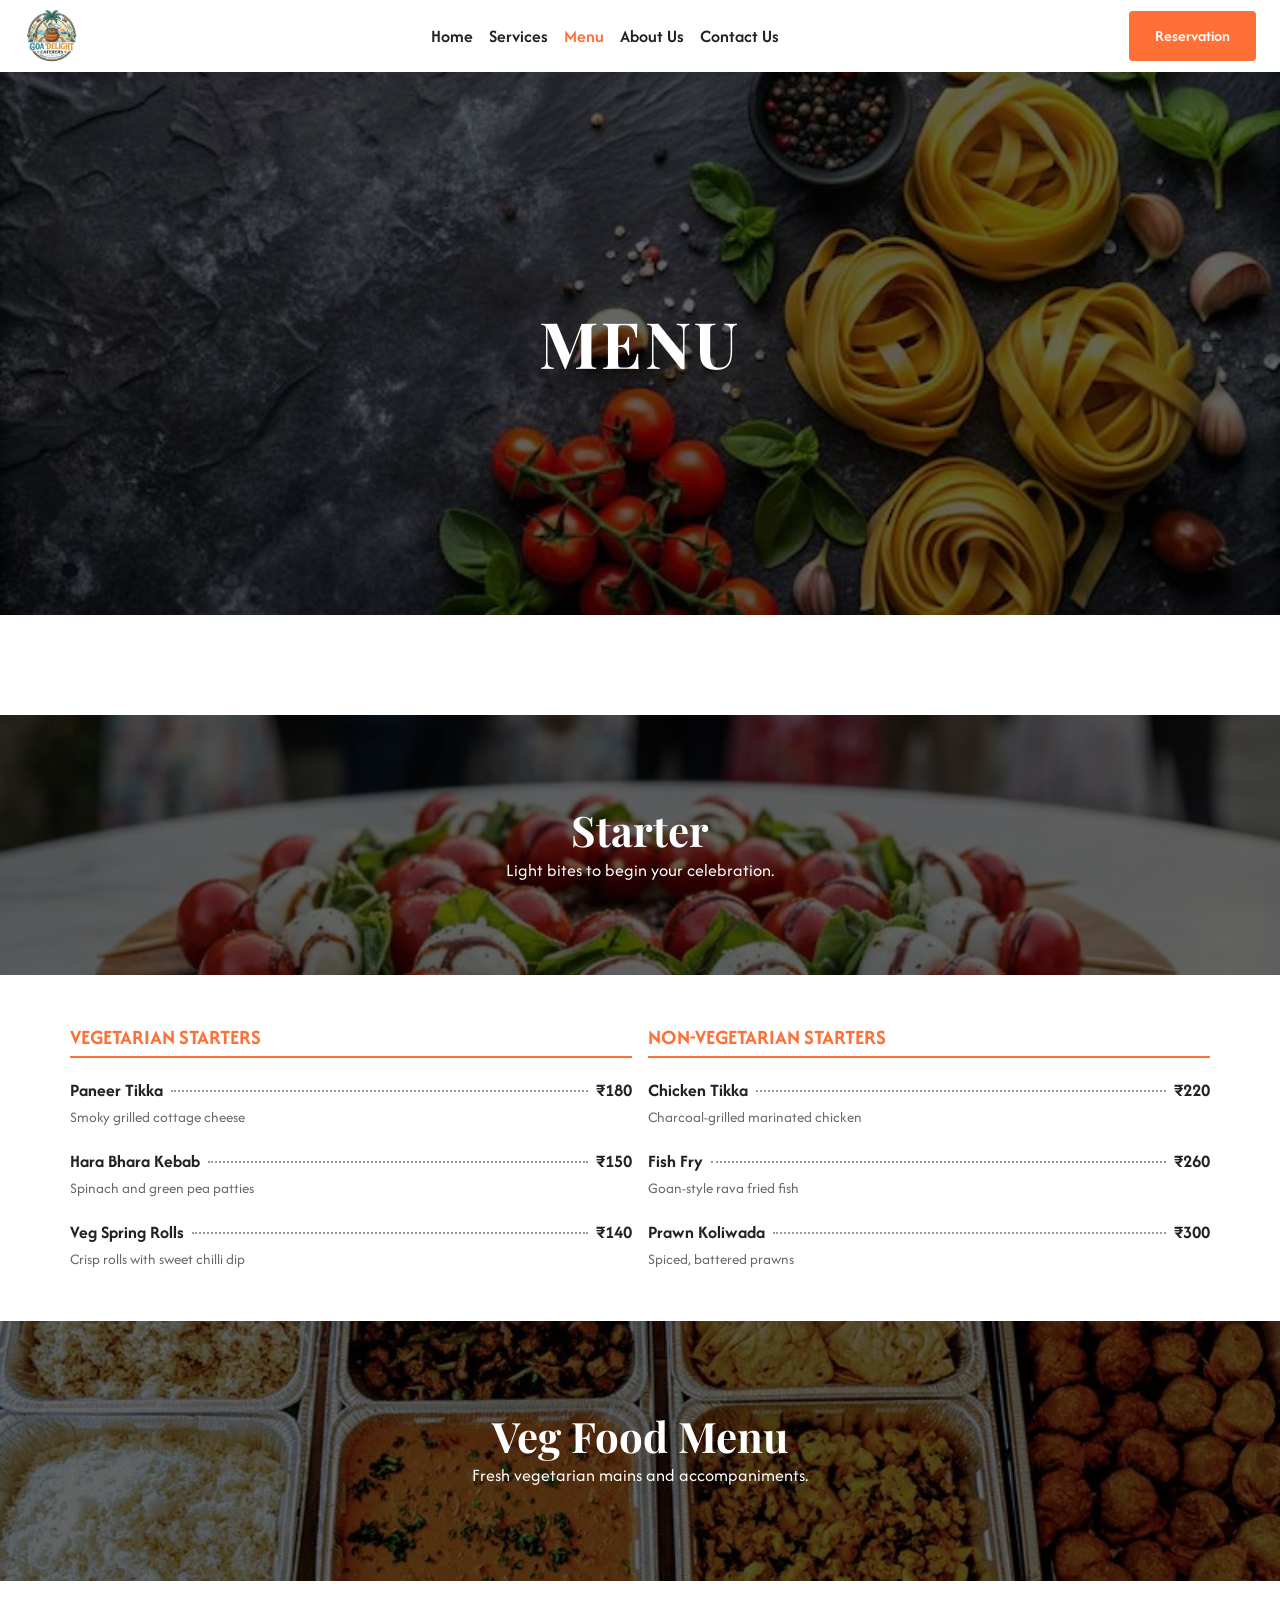
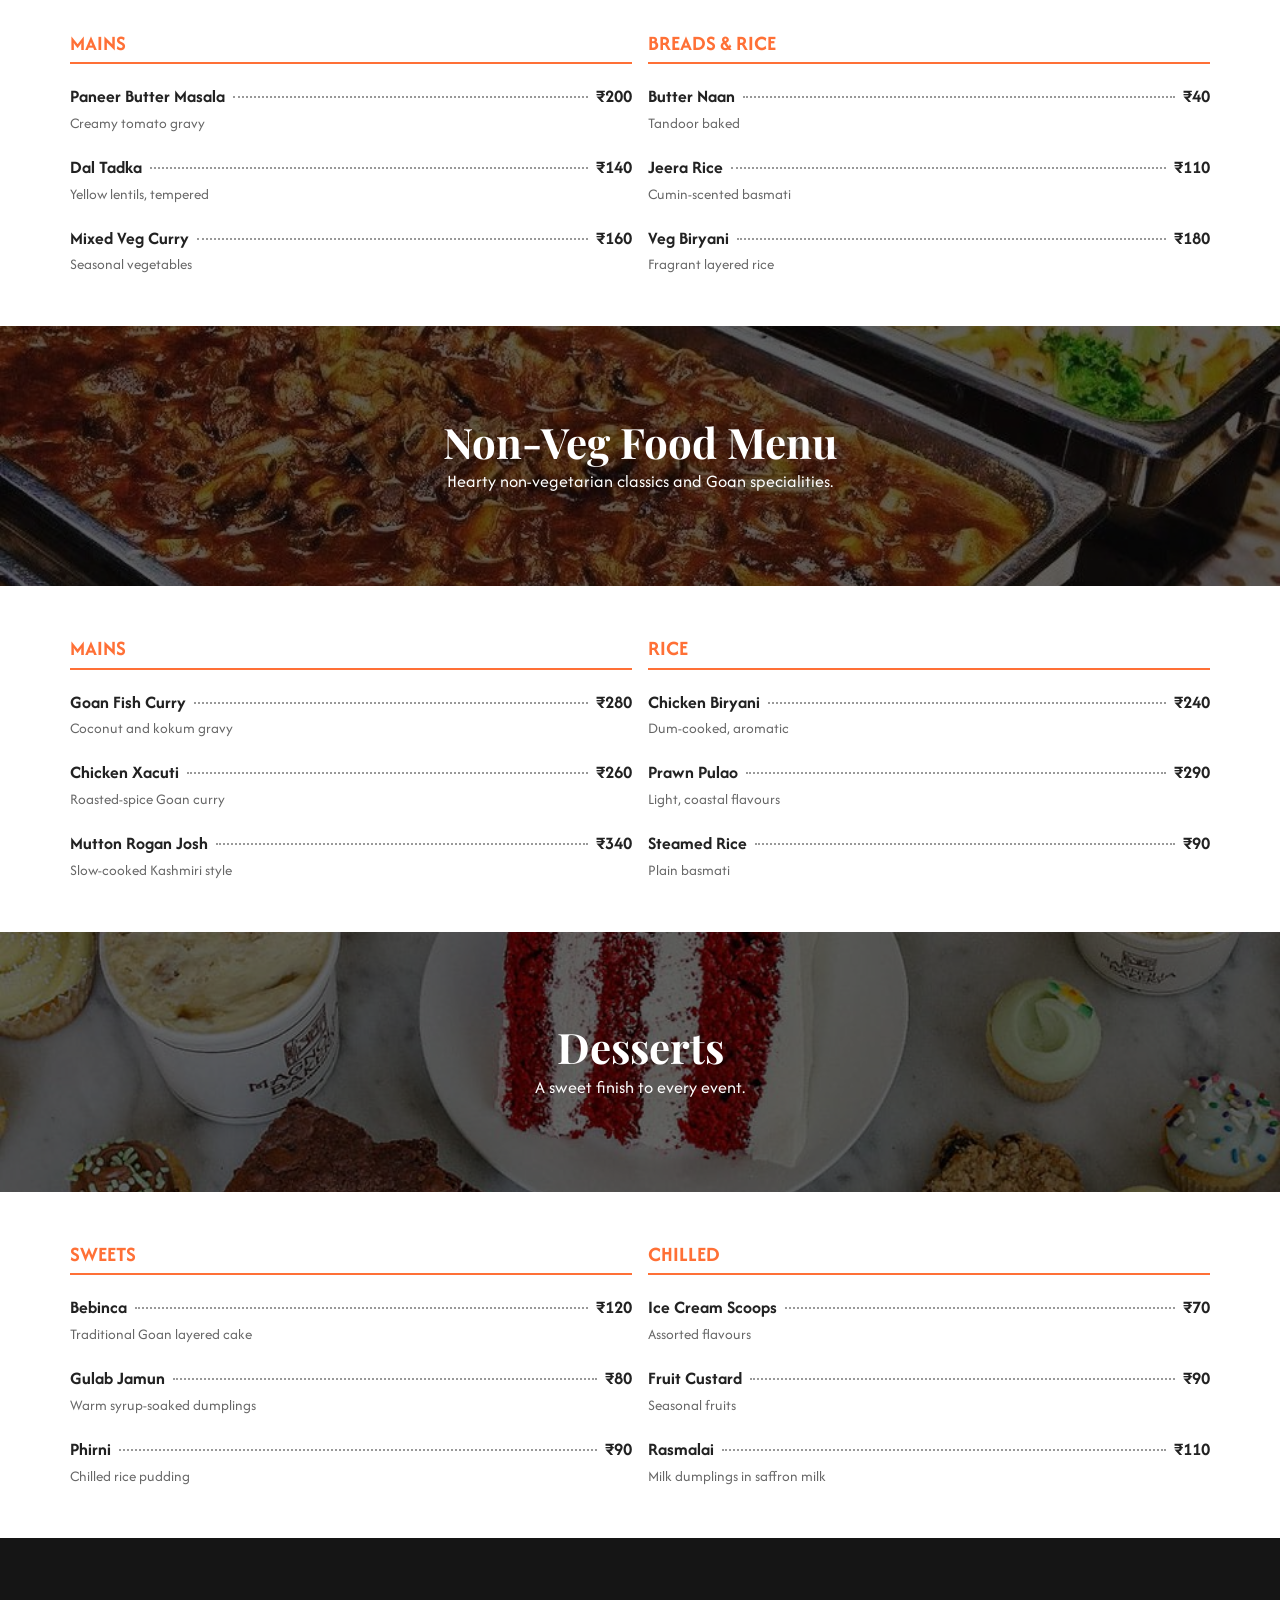
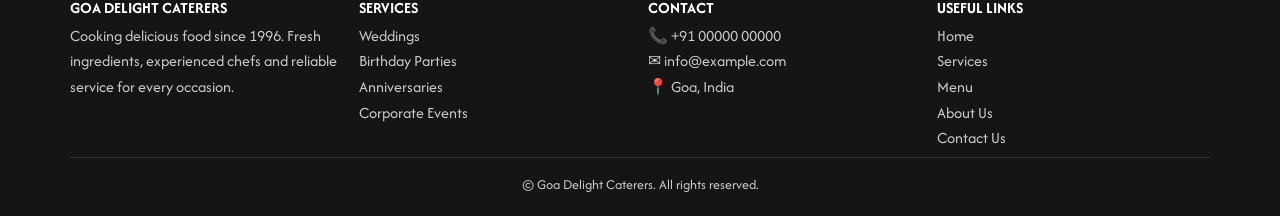
<file: menu/index.html>
<!DOCTYPE html>
<html lang="en-US">
<head><meta charset="UTF-8">
	
	<meta name="viewport" content="width=device-width, initial-scale=1">
<meta name="robots" content="max-image-preview:large">
<title>Menu – Goa Delight Caterers</title>
<link rel="dns-prefetch" href="//fonts.googleapis.com">




<style id="wp-img-auto-sizes-contain-inline-css">
img:is([sizes=auto i],[sizes^="auto," i]){contain-intrinsic-size:3000px 1500px}
/*# sourceURL=wp-img-auto-sizes-contain-inline-css */
</style>
<style id="wp-block-site-logo-inline-css">
.wp-block-site-logo{box-sizing:border-box;line-height:0}.wp-block-site-logo a{display:inline-block;line-height:0}.wp-block-site-logo.is-default-size img{height:auto;width:120px}.wp-block-site-logo img{height:auto;max-width:100%}.wp-block-site-logo a,.wp-block-site-logo img{border-radius:inherit}.wp-block-site-logo.aligncenter{margin-left:auto;margin-right:auto;text-align:center}:root :where(.wp-block-site-logo.is-style-rounded){border-radius:9999px}
/*# sourceURL=/wp-includes/blocks/site-logo/style.min.css */
</style>
<style id="wp-block-navigation-link-inline-css">
.wp-block-navigation .wp-block-navigation-item__label{overflow-wrap:break-word}.wp-block-navigation .wp-block-navigation-item__description{display:none}.link-ui-tools{outline:1px solid #f0f0f0;padding:8px}.link-ui-block-inserter{padding-top:8px}.link-ui-block-inserter__back{margin-left:8px;text-transform:uppercase}
/*# sourceURL=/wp-includes/blocks/navigation-link/style.min.css */
</style>
<link rel="stylesheet" id="wp-block-navigation-css" href="/wp-includes/blocks/navigation/style.min.css?ver=7.1.4" media="all">
<style id="wp-block-button-inline-css">
.wp-block-button__link{align-content:center;box-sizing:border-box;cursor:pointer;display:inline-block;height:100%;text-align:center;word-break:break-word}.wp-block-button__link.aligncenter{text-align:center}.wp-block-button__link.alignright{text-align:right}:where(.wp-block-button__link){border-radius:9999px;box-shadow:none;padding:calc(.667em + 2px) calc(1.333em + 2px);text-decoration:none}.wp-block-button[style*=text-decoration] .wp-block-button__link{text-decoration:inherit}.wp-block-buttons>.wp-block-button.has-custom-width{max-width:none}.wp-block-buttons>.wp-block-button.has-custom-width .wp-block-button__link{width:100%}.wp-block-buttons>.wp-block-button.has-custom-font-size .wp-block-button__link{font-size:inherit}.wp-block-buttons>.wp-block-button[class*=wp-block-button__width]{width:calc(var(--wp--block-button--width)*1% - var(--wp--style--block-gap, .5em)*(1 - var(--wp--block-button--width)/100))}.wp-block-buttons>.wp-block-button.wp-block-button__width-25{width:calc(25% - var(--wp--style--block-gap, .5em)*.75)}.wp-block-buttons>.wp-block-button.wp-block-button__width-50{width:calc(50% - var(--wp--style--block-gap, .5em)*.5)}.wp-block-buttons>.wp-block-button.wp-block-button__width-75{width:calc(75% - var(--wp--style--block-gap, .5em)*.25)}.wp-block-buttons>.wp-block-button.wp-block-button__width-100{flex-basis:100%;width:100%}.wp-block-buttons.is-vertical>.wp-block-button[class*=wp-block-button__width]{width:calc(var(--wp--block-button--width)*1%)}.wp-block-buttons.is-vertical>.wp-block-button.wp-block-button__width-25{width:25%}.wp-block-buttons.is-vertical>.wp-block-button.wp-block-button__width-50{width:50%}.wp-block-buttons.is-vertical>.wp-block-button.wp-block-button__width-75{width:75%}.wp-block-button.is-style-squared,.wp-block-button__link.wp-block-button.is-style-squared{border-radius:0}.wp-block-button.no-border-radius,.wp-block-button__link.no-border-radius{border-radius:0!important}:root :where(.wp-block-button .wp-block-button__link.is-style-outline),:root :where(.wp-block-button.is-style-outline>.wp-block-button__link){border:2px solid;padding:.667em 1.333em}:root :where(.wp-block-button .wp-block-button__link.is-style-outline:not(.has-text-color)),:root :where(.wp-block-button.is-style-outline>.wp-block-button__link:not(.has-text-color)){color:currentColor}:root :where(.wp-block-button .wp-block-button__link.is-style-outline:not(.has-background)),:root :where(.wp-block-button.is-style-outline>.wp-block-button__link:not(.has-background)){background-color:transparent;background-image:none}
/*# sourceURL=/wp-includes/blocks/button/style.min.css */
</style>
<style id="wp-block-buttons-inline-css">
.wp-block-buttons{box-sizing:border-box}.wp-block-buttons.is-vertical{flex-direction:column}.wp-block-buttons.is-vertical>.wp-block-button:last-child{margin-bottom:0}.wp-block-buttons>.wp-block-button{display:inline-block;margin:0}.wp-block-buttons.is-content-justification-left{justify-content:flex-start}.wp-block-buttons.is-content-justification-left.is-vertical{align-items:flex-start}.wp-block-buttons.is-content-justification-center{justify-content:center}.wp-block-buttons.is-content-justification-center.is-vertical{align-items:center}.wp-block-buttons.is-content-justification-right{justify-content:flex-end}.wp-block-buttons.is-content-justification-right.is-vertical{align-items:flex-end}.wp-block-buttons.is-content-justification-space-between{justify-content:space-between}.wp-block-buttons.aligncenter{text-align:center}.wp-block-buttons:not(.is-content-justification-space-between,.is-content-justification-right,.is-content-justification-left,.is-content-justification-center) .wp-block-button.aligncenter{margin-left:auto;margin-right:auto;width:100%}.wp-block-buttons[style*=text-decoration] .wp-block-button,.wp-block-buttons[style*=text-decoration] .wp-block-button__link{text-decoration:inherit}.wp-block-buttons.has-custom-font-size .wp-block-button__link{font-size:inherit}.wp-block-buttons .wp-block-button__link{width:100%}.wp-block-button.aligncenter{text-align:center}
/*# sourceURL=/wp-includes/blocks/buttons/style.min.css */
</style>
<style id="wp-block-group-inline-css">
.wp-block-group{box-sizing:border-box}:where(.wp-block-group.wp-block-group-is-layout-constrained){position:relative}
/*# sourceURL=/wp-includes/blocks/group/style.min.css */
</style>
<style id="wp-block-heading-inline-css">
h1:where(.wp-block-heading).has-background,h2:where(.wp-block-heading).has-background,h3:where(.wp-block-heading).has-background,h4:where(.wp-block-heading).has-background,h5:where(.wp-block-heading).has-background,h6:where(.wp-block-heading).has-background{padding:1.25em 2.375em}h1.has-text-align-left[style*=writing-mode]:where([style*=vertical-lr]),h1.has-text-align-right[style*=writing-mode]:where([style*=vertical-rl]),h2.has-text-align-left[style*=writing-mode]:where([style*=vertical-lr]),h2.has-text-align-right[style*=writing-mode]:where([style*=vertical-rl]),h3.has-text-align-left[style*=writing-mode]:where([style*=vertical-lr]),h3.has-text-align-right[style*=writing-mode]:where([style*=vertical-rl]),h4.has-text-align-left[style*=writing-mode]:where([style*=vertical-lr]),h4.has-text-align-right[style*=writing-mode]:where([style*=vertical-rl]),h5.has-text-align-left[style*=writing-mode]:where([style*=vertical-lr]),h5.has-text-align-right[style*=writing-mode]:where([style*=vertical-rl]),h6.has-text-align-left[style*=writing-mode]:where([style*=vertical-lr]),h6.has-text-align-right[style*=writing-mode]:where([style*=vertical-rl]){rotate:180deg}
/*# sourceURL=/wp-includes/blocks/heading/style.min.css */
</style>
<style id="wp-block-cover-inline-css">
.wp-block-cover,.wp-block-cover-image{align-items:center;background-position:50%;box-sizing:border-box;display:flex;justify-content:center;min-height:430px;overflow:hidden;overflow:clip;padding:1em;position:relative}.wp-block-cover .has-background-dim:not([class*=-background-color]),.wp-block-cover-image .has-background-dim:not([class*=-background-color]),.wp-block-cover-image.has-background-dim:not([class*=-background-color]),.wp-block-cover.has-background-dim:not([class*=-background-color]){background-color:#000}.wp-block-cover .has-background-dim.has-background-gradient,.wp-block-cover-image .has-background-dim.has-background-gradient{background-color:transparent}.wp-block-cover-image.has-background-dim:before,.wp-block-cover.has-background-dim:before{background-color:inherit;content:""}.wp-block-cover .wp-block-cover__background,.wp-block-cover .wp-block-cover__gradient-background,.wp-block-cover-image .wp-block-cover__background,.wp-block-cover-image .wp-block-cover__gradient-background,.wp-block-cover-image.has-background-dim:not(.has-background-gradient):before,.wp-block-cover.has-background-dim:not(.has-background-gradient):before{bottom:0;left:0;opacity:.5;position:absolute;right:0;top:0}.wp-block-cover-image.has-background-dim.has-background-dim-10 .wp-block-cover__background,.wp-block-cover-image.has-background-dim.has-background-dim-10 .wp-block-cover__gradient-background,.wp-block-cover-image.has-background-dim.has-background-dim-10:not(.has-background-gradient):before,.wp-block-cover.has-background-dim.has-background-dim-10 .wp-block-cover__background,.wp-block-cover.has-background-dim.has-background-dim-10 .wp-block-cover__gradient-background,.wp-block-cover.has-background-dim.has-background-dim-10:not(.has-background-gradient):before{opacity:.1}.wp-block-cover-image.has-background-dim.has-background-dim-20 .wp-block-cover__background,.wp-block-cover-image.has-background-dim.has-background-dim-20 .wp-block-cover__gradient-background,.wp-block-cover-image.has-background-dim.has-background-dim-20:not(.has-background-gradient):before,.wp-block-cover.has-background-dim.has-background-dim-20 .wp-block-cover__background,.wp-block-cover.has-background-dim.has-background-dim-20 .wp-block-cover__gradient-background,.wp-block-cover.has-background-dim.has-background-dim-20:not(.has-background-gradient):before{opacity:.2}.wp-block-cover-image.has-background-dim.has-background-dim-30 .wp-block-cover__background,.wp-block-cover-image.has-background-dim.has-background-dim-30 .wp-block-cover__gradient-background,.wp-block-cover-image.has-background-dim.has-background-dim-30:not(.has-background-gradient):before,.wp-block-cover.has-background-dim.has-background-dim-30 .wp-block-cover__background,.wp-block-cover.has-background-dim.has-background-dim-30 .wp-block-cover__gradient-background,.wp-block-cover.has-background-dim.has-background-dim-30:not(.has-background-gradient):before{opacity:.3}.wp-block-cover-image.has-background-dim.has-background-dim-40 .wp-block-cover__background,.wp-block-cover-image.has-background-dim.has-background-dim-40 .wp-block-cover__gradient-background,.wp-block-cover-image.has-background-dim.has-background-dim-40:not(.has-background-gradient):before,.wp-block-cover.has-background-dim.has-background-dim-40 .wp-block-cover__background,.wp-block-cover.has-background-dim.has-background-dim-40 .wp-block-cover__gradient-background,.wp-block-cover.has-background-dim.has-background-dim-40:not(.has-background-gradient):before{opacity:.4}.wp-block-cover-image.has-background-dim.has-background-dim-50 .wp-block-cover__background,.wp-block-cover-image.has-background-dim.has-background-dim-50 .wp-block-cover__gradient-background,.wp-block-cover-image.has-background-dim.has-background-dim-50:not(.has-background-gradient):before,.wp-block-cover.has-background-dim.has-background-dim-50 .wp-block-cover__background,.wp-block-cover.has-background-dim.has-background-dim-50 .wp-block-cover__gradient-background,.wp-block-cover.has-background-dim.has-background-dim-50:not(.has-background-gradient):before{opacity:.5}.wp-block-cover-image.has-background-dim.has-background-dim-60 .wp-block-cover__background,.wp-block-cover-image.has-background-dim.has-background-dim-60 .wp-block-cover__gradient-background,.wp-block-cover-image.has-background-dim.has-background-dim-60:not(.has-background-gradient):before,.wp-block-cover.has-background-dim.has-background-dim-60 .wp-block-cover__background,.wp-block-cover.has-background-dim.has-background-dim-60 .wp-block-cover__gradient-background,.wp-block-cover.has-background-dim.has-background-dim-60:not(.has-background-gradient):before{opacity:.6}.wp-block-cover-image.has-background-dim.has-background-dim-70 .wp-block-cover__background,.wp-block-cover-image.has-background-dim.has-background-dim-70 .wp-block-cover__gradient-background,.wp-block-cover-image.has-background-dim.has-background-dim-70:not(.has-background-gradient):before,.wp-block-cover.has-background-dim.has-background-dim-70 .wp-block-cover__background,.wp-block-cover.has-background-dim.has-background-dim-70 .wp-block-cover__gradient-background,.wp-block-cover.has-background-dim.has-background-dim-70:not(.has-background-gradient):before{opacity:.7}.wp-block-cover-image.has-background-dim.has-background-dim-80 .wp-block-cover__background,.wp-block-cover-image.has-background-dim.has-background-dim-80 .wp-block-cover__gradient-background,.wp-block-cover-image.has-background-dim.has-background-dim-80:not(.has-background-gradient):before,.wp-block-cover.has-background-dim.has-background-dim-80 .wp-block-cover__background,.wp-block-cover.has-background-dim.has-background-dim-80 .wp-block-cover__gradient-background,.wp-block-cover.has-background-dim.has-background-dim-80:not(.has-background-gradient):before{opacity:.8}.wp-block-cover-image.has-background-dim.has-background-dim-90 .wp-block-cover__background,.wp-block-cover-image.has-background-dim.has-background-dim-90 .wp-block-cover__gradient-background,.wp-block-cover-image.has-background-dim.has-background-dim-90:not(.has-background-gradient):before,.wp-block-cover.has-background-dim.has-background-dim-90 .wp-block-cover__background,.wp-block-cover.has-background-dim.has-background-dim-90 .wp-block-cover__gradient-background,.wp-block-cover.has-background-dim.has-background-dim-90:not(.has-background-gradient):before{opacity:.9}.wp-block-cover-image.has-background-dim.has-background-dim-100 .wp-block-cover__background,.wp-block-cover-image.has-background-dim.has-background-dim-100 .wp-block-cover__gradient-background,.wp-block-cover-image.has-background-dim.has-background-dim-100:not(.has-background-gradient):before,.wp-block-cover.has-background-dim.has-background-dim-100 .wp-block-cover__background,.wp-block-cover.has-background-dim.has-background-dim-100 .wp-block-cover__gradient-background,.wp-block-cover.has-background-dim.has-background-dim-100:not(.has-background-gradient):before{opacity:1}.wp-block-cover .wp-block-cover__background.has-background-dim.has-background-dim-0,.wp-block-cover .wp-block-cover__gradient-background.has-background-dim.has-background-dim-0,.wp-block-cover-image .wp-block-cover__background.has-background-dim.has-background-dim-0,.wp-block-cover-image .wp-block-cover__gradient-background.has-background-dim.has-background-dim-0{opacity:0}.wp-block-cover .wp-block-cover__background.has-background-dim.has-background-dim-10,.wp-block-cover .wp-block-cover__gradient-background.has-background-dim.has-background-dim-10,.wp-block-cover-image .wp-block-cover__background.has-background-dim.has-background-dim-10,.wp-block-cover-image .wp-block-cover__gradient-background.has-background-dim.has-background-dim-10{opacity:.1}.wp-block-cover .wp-block-cover__background.has-background-dim.has-background-dim-20,.wp-block-cover .wp-block-cover__gradient-background.has-background-dim.has-background-dim-20,.wp-block-cover-image .wp-block-cover__background.has-background-dim.has-background-dim-20,.wp-block-cover-image .wp-block-cover__gradient-background.has-background-dim.has-background-dim-20{opacity:.2}.wp-block-cover .wp-block-cover__background.has-background-dim.has-background-dim-30,.wp-block-cover .wp-block-cover__gradient-background.has-background-dim.has-background-dim-30,.wp-block-cover-image .wp-block-cover__background.has-background-dim.has-background-dim-30,.wp-block-cover-image .wp-block-cover__gradient-background.has-background-dim.has-background-dim-30{opacity:.3}.wp-block-cover .wp-block-cover__background.has-background-dim.has-background-dim-40,.wp-block-cover .wp-block-cover__gradient-background.has-background-dim.has-background-dim-40,.wp-block-cover-image .wp-block-cover__background.has-background-dim.has-background-dim-40,.wp-block-cover-image .wp-block-cover__gradient-background.has-background-dim.has-background-dim-40{opacity:.4}.wp-block-cover .wp-block-cover__background.has-background-dim.has-background-dim-50,.wp-block-cover .wp-block-cover__gradient-background.has-background-dim.has-background-dim-50,.wp-block-cover-image .wp-block-cover__background.has-background-dim.has-background-dim-50,.wp-block-cover-image .wp-block-cover__gradient-background.has-background-dim.has-background-dim-50{opacity:.5}.wp-block-cover .wp-block-cover__background.has-background-dim.has-background-dim-60,.wp-block-cover .wp-block-cover__gradient-background.has-background-dim.has-background-dim-60,.wp-block-cover-image .wp-block-cover__background.has-background-dim.has-background-dim-60,.wp-block-cover-image .wp-block-cover__gradient-background.has-background-dim.has-background-dim-60{opacity:.6}.wp-block-cover .wp-block-cover__background.has-background-dim.has-background-dim-70,.wp-block-cover .wp-block-cover__gradient-background.has-background-dim.has-background-dim-70,.wp-block-cover-image .wp-block-cover__background.has-background-dim.has-background-dim-70,.wp-block-cover-image .wp-block-cover__gradient-background.has-background-dim.has-background-dim-70{opacity:.7}.wp-block-cover .wp-block-cover__background.has-background-dim.has-background-dim-80,.wp-block-cover .wp-block-cover__gradient-background.has-background-dim.has-background-dim-80,.wp-block-cover-image .wp-block-cover__background.has-background-dim.has-background-dim-80,.wp-block-cover-image .wp-block-cover__gradient-background.has-background-dim.has-background-dim-80{opacity:.8}.wp-block-cover .wp-block-cover__background.has-background-dim.has-background-dim-90,.wp-block-cover .wp-block-cover__gradient-background.has-background-dim.has-background-dim-90,.wp-block-cover-image .wp-block-cover__background.has-background-dim.has-background-dim-90,.wp-block-cover-image .wp-block-cover__gradient-background.has-background-dim.has-background-dim-90{opacity:.9}.wp-block-cover .wp-block-cover__background.has-background-dim.has-background-dim-100,.wp-block-cover .wp-block-cover__gradient-background.has-background-dim.has-background-dim-100,.wp-block-cover-image .wp-block-cover__background.has-background-dim.has-background-dim-100,.wp-block-cover-image .wp-block-cover__gradient-background.has-background-dim.has-background-dim-100{opacity:1}.wp-block-cover-image.alignleft,.wp-block-cover-image.alignright,.wp-block-cover.alignleft,.wp-block-cover.alignright{max-width:420px;width:100%}.wp-block-cover-image.aligncenter,.wp-block-cover-image.alignleft,.wp-block-cover-image.alignright,.wp-block-cover.aligncenter,.wp-block-cover.alignleft,.wp-block-cover.alignright{display:flex}.wp-block-cover .wp-block-cover__inner-container,.wp-block-cover-image .wp-block-cover__inner-container{color:inherit;position:relative;width:100%}.wp-block-cover-image.is-position-top-left,.wp-block-cover.is-position-top-left{align-items:flex-start;justify-content:flex-start}.wp-block-cover-image.is-position-top-center,.wp-block-cover.is-position-top-center{align-items:flex-start;justify-content:center}.wp-block-cover-image.is-position-top-right,.wp-block-cover.is-position-top-right{align-items:flex-start;justify-content:flex-end}.wp-block-cover-image.is-position-center-left,.wp-block-cover.is-position-center-left{align-items:center;justify-content:flex-start}.wp-block-cover-image.is-position-center-center,.wp-block-cover.is-position-center-center{align-items:center;justify-content:center}.wp-block-cover-image.is-position-center-right,.wp-block-cover.is-position-center-right{align-items:center;justify-content:flex-end}.wp-block-cover-image.is-position-bottom-left,.wp-block-cover.is-position-bottom-left{align-items:flex-end;justify-content:flex-start}.wp-block-cover-image.is-position-bottom-center,.wp-block-cover.is-position-bottom-center{align-items:flex-end;justify-content:center}.wp-block-cover-image.is-position-bottom-right,.wp-block-cover.is-position-bottom-right{align-items:flex-end;justify-content:flex-end}.wp-block-cover-image.has-custom-content-position.has-custom-content-position .wp-block-cover__inner-container,.wp-block-cover.has-custom-content-position.has-custom-content-position .wp-block-cover__inner-container{margin:0}.wp-block-cover-image.has-custom-content-position.has-custom-content-position.is-position-bottom-left .wp-block-cover__inner-container,.wp-block-cover-image.has-custom-content-position.has-custom-content-position.is-position-bottom-right .wp-block-cover__inner-container,.wp-block-cover-image.has-custom-content-position.has-custom-content-position.is-position-center-left .wp-block-cover__inner-container,.wp-block-cover-image.has-custom-content-position.has-custom-content-position.is-position-center-right .wp-block-cover__inner-container,.wp-block-cover-image.has-custom-content-position.has-custom-content-position.is-position-top-left .wp-block-cover__inner-container,.wp-block-cover-image.has-custom-content-position.has-custom-content-position.is-position-top-right .wp-block-cover__inner-container,.wp-block-cover.has-custom-content-position.has-custom-content-position.is-position-bottom-left .wp-block-cover__inner-container,.wp-block-cover.has-custom-content-position.has-custom-content-position.is-position-bottom-right .wp-block-cover__inner-container,.wp-block-cover.has-custom-content-position.has-custom-content-position.is-position-center-left .wp-block-cover__inner-container,.wp-block-cover.has-custom-content-position.has-custom-content-position.is-position-center-right .wp-block-cover__inner-container,.wp-block-cover.has-custom-content-position.has-custom-content-position.is-position-top-left .wp-block-cover__inner-container,.wp-block-cover.has-custom-content-position.has-custom-content-position.is-position-top-right .wp-block-cover__inner-container{margin:0;width:auto}.wp-block-cover .wp-block-cover__image-background,.wp-block-cover video.wp-block-cover__video-background,.wp-block-cover-image .wp-block-cover__image-background,.wp-block-cover-image video.wp-block-cover__video-background{border:none;bottom:0;box-shadow:none;height:100%;left:0;margin:0;max-height:none;max-width:none;-o-object-fit:cover;object-fit:cover;outline:none;padding:0;position:absolute;right:0;top:0;width:100%}.wp-block-cover .wp-block-cover__embed-background,.wp-block-cover-image .wp-block-cover__embed-background{border:none;bottom:0;box-shadow:none;height:100%;left:0;margin:0;max-height:none;max-width:none;outline:none;padding:0;pointer-events:none;position:absolute;right:0;top:0;width:100%}.wp-block-cover .wp-block-cover__embed-background .wp-block-embed__wrapper,.wp-block-cover-image .wp-block-cover__embed-background .wp-block-embed__wrapper{bottom:0;height:100%;left:0;margin:0;padding:0;position:absolute;right:0;top:0;width:100%}.wp-block-cover .wp-block-cover__embed-background .wp-block-embed__wrapper iframe,.wp-block-cover .wp-block-cover__embed-background iframe,.wp-block-cover-image .wp-block-cover__embed-background .wp-block-embed__wrapper iframe,.wp-block-cover-image .wp-block-cover__embed-background iframe{height:100vh;left:50%;min-height:100%;min-width:100%;pointer-events:none;position:absolute;top:50%;transform:translate(-50%,-50%);width:100vw}.wp-block-cover-image.has-parallax,.wp-block-cover.has-parallax,.wp-block-cover__image-background.has-parallax,video.wp-block-cover__video-background.has-parallax{background-attachment:fixed;background-repeat:no-repeat;background-size:cover}@supports (-webkit-touch-callout:inherit){.wp-block-cover-image.has-parallax,.wp-block-cover.has-parallax,.wp-block-cover__image-background.has-parallax,video.wp-block-cover__video-background.has-parallax{background-attachment:scroll}}@media (prefers-reduced-motion:reduce){.wp-block-cover-image.has-parallax,.wp-block-cover.has-parallax,.wp-block-cover__image-background.has-parallax,video.wp-block-cover__video-background.has-parallax{background-attachment:scroll}}.wp-block-cover-image.is-repeated,.wp-block-cover.is-repeated,.wp-block-cover__image-background.is-repeated,video.wp-block-cover__video-background.is-repeated{background-repeat:repeat;background-size:auto}.wp-block-cover-image-text,.wp-block-cover-image-text a,.wp-block-cover-image-text a:active,.wp-block-cover-image-text a:focus,.wp-block-cover-image-text a:hover,.wp-block-cover-text,.wp-block-cover-text a,.wp-block-cover-text a:active,.wp-block-cover-text a:focus,.wp-block-cover-text a:hover,section.wp-block-cover-image h2,section.wp-block-cover-image h2 a,section.wp-block-cover-image h2 a:active,section.wp-block-cover-image h2 a:focus,section.wp-block-cover-image h2 a:hover{color:#fff}.wp-block-cover-image .wp-block-cover.has-left-content{justify-content:flex-start}.wp-block-cover-image .wp-block-cover.has-right-content{justify-content:flex-end}.wp-block-cover-image.has-left-content .wp-block-cover-image-text,.wp-block-cover.has-left-content .wp-block-cover-text,section.wp-block-cover-image.has-left-content>h2{margin-left:0;text-align:left}.wp-block-cover-image.has-right-content .wp-block-cover-image-text,.wp-block-cover.has-right-content .wp-block-cover-text,section.wp-block-cover-image.has-right-content>h2{margin-right:0;text-align:right}.wp-block-cover .wp-block-cover-text,.wp-block-cover-image .wp-block-cover-image-text,section.wp-block-cover-image>h2{font-size:2em;line-height:1.25;margin-bottom:0;max-width:840px;padding:.44em;text-align:center;z-index:1}:where(.wp-block-cover-image:not(.has-text-color)),:where(.wp-block-cover:not(.has-text-color)){color:#fff}:where(.wp-block-cover-image.is-light:not(.has-text-color)),:where(.wp-block-cover.is-light:not(.has-text-color)){color:#000}:root :where(.wp-block-cover h1:not(.has-text-color)),:root :where(.wp-block-cover h2:not(.has-text-color)),:root :where(.wp-block-cover h3:not(.has-text-color)),:root :where(.wp-block-cover h4:not(.has-text-color)),:root :where(.wp-block-cover h5:not(.has-text-color)),:root :where(.wp-block-cover h6:not(.has-text-color)),:root :where(.wp-block-cover p:not(.has-text-color)){color:inherit}body:not(.editor-styles-wrapper) .wp-block-cover:not(.wp-block-cover:has(.wp-block-cover__background+.wp-block-cover__inner-container)) .wp-block-cover__video-background{z-index:0}body:not(.editor-styles-wrapper) .wp-block-cover:not(.wp-block-cover:has(.wp-block-cover__background+.wp-block-cover__inner-container)) .wp-block-cover__embed-background{z-index:0}body:not(.editor-styles-wrapper) .wp-block-cover:not(.wp-block-cover:has(.wp-block-cover__background+.wp-block-cover__inner-container)) .wp-block-cover__image-background{z-index:0}body:not(.editor-styles-wrapper) .wp-block-cover:not(.wp-block-cover:has(.wp-block-cover__background+.wp-block-cover__inner-container)) .wp-block-cover__background,body:not(.editor-styles-wrapper) .wp-block-cover:not(.wp-block-cover:has(.wp-block-cover__background+.wp-block-cover__inner-container)) .wp-block-cover__gradient-background,body:not(.editor-styles-wrapper) .wp-block-cover:not(.wp-block-cover:has(.wp-block-cover__background+.wp-block-cover__inner-container)).has-background-dim:not(.has-background-gradient):before{z-index:1}body:not(.editor-styles-wrapper) .wp-block-cover:not(.wp-block-cover:has(.wp-block-cover__background+.wp-block-cover__inner-container)) .wp-block-cover__inner-container{z-index:1}.has-modal-open body:not(.editor-styles-wrapper) .wp-block-cover:not(.wp-block-cover:has(.wp-block-cover__background+.wp-block-cover__inner-container)) .wp-block-cover__inner-container{z-index:auto}
/*# sourceURL=/wp-includes/blocks/cover/style.min.css */
</style>
<style id="wp-block-spacer-inline-css">
.wp-block-spacer{clear:both}
/*# sourceURL=/wp-includes/blocks/spacer/style.min.css */
</style>
<style id="wp-block-paragraph-inline-css">
.is-small-text{font-size:.875em}.is-regular-text{font-size:1em}.is-large-text{font-size:2.25em}.is-larger-text{font-size:3em}.has-drop-cap:not(:focus):first-letter{float:left;font-size:8.4em;font-style:normal;font-weight:100;line-height:.68;margin:.05em .1em 0 0;text-transform:uppercase}body.rtl .has-drop-cap:not(:focus):first-letter{float:none;margin-left:.1em}p.has-drop-cap.has-background{overflow:hidden}:root :where(p.has-background){padding:1.25em 2.375em}:where(p.has-text-color:not(.has-link-color)) a{color:inherit}p.has-text-align-left[style*="writing-mode:vertical-lr"],p.has-text-align-right[style*="writing-mode:vertical-rl"]{rotate:180deg}
/*# sourceURL=/wp-includes/blocks/paragraph/style.min.css */
</style>
<style id="wp-block-columns-inline-css">
.wp-block-columns{box-sizing:border-box;display:flex;flex-wrap:wrap!important}@media (min-width:782px){.wp-block-columns{flex-wrap:nowrap!important}}.wp-block-columns{align-items:normal!important}.wp-block-columns.are-vertically-aligned-top{align-items:flex-start}.wp-block-columns.are-vertically-aligned-center{align-items:center}.wp-block-columns.are-vertically-aligned-bottom{align-items:flex-end}@media (max-width:781px){.wp-block-columns:not(.is-not-stacked-on-mobile)>.wp-block-column{flex-basis:100%!important}}@media (min-width:782px){.wp-block-columns:not(.is-not-stacked-on-mobile)>.wp-block-column{flex-basis:0;flex-grow:1}.wp-block-columns:not(.is-not-stacked-on-mobile)>.wp-block-column[style*=flex-basis]{flex-grow:0}}.wp-block-columns.is-not-stacked-on-mobile{flex-wrap:nowrap!important}.wp-block-columns.is-not-stacked-on-mobile>.wp-block-column{flex-basis:0;flex-grow:1}.wp-block-columns.is-not-stacked-on-mobile>.wp-block-column[style*=flex-basis]{flex-grow:0}:where(.wp-block-columns){margin-bottom:1.75em}:where(.wp-block-columns.has-background){padding:1.25em 2.375em}.wp-block-column{flex-grow:1;min-width:0;overflow-wrap:break-word;word-break:break-word}.wp-block-column.is-vertically-aligned-top{align-self:flex-start}.wp-block-column.is-vertically-aligned-center{align-self:center}.wp-block-column.is-vertically-aligned-bottom{align-self:flex-end}.wp-block-column.is-vertically-aligned-stretch{align-self:stretch}.wp-block-column.is-vertically-aligned-bottom,.wp-block-column.is-vertically-aligned-center,.wp-block-column.is-vertically-aligned-top{width:100%}
/*# sourceURL=/wp-includes/blocks/columns/style.min.css */
</style>
<style id="wp-block-post-content-inline-css">
.wp-block-post-content{display:flow-root}
/*# sourceURL=/wp-includes/blocks/post-content/style.min.css */
</style>
<style id="wp-emoji-styles-inline-css">

	img.wp-smiley, img.emoji {
		display: inline !important;
		border: none !important;
		box-shadow: none !important;
		height: 1em !important;
		width: 1em !important;
		margin: 0 0.07em !important;
		vertical-align: -0.1em !important;
		background: none !important;
		padding: 0 !important;
	}
/*# sourceURL=wp-emoji-styles-inline-css */
</style>
<style id="wp-block-library-inline-css">
:root{--wp-block-synced-color:#7a00df;--wp-block-synced-color--rgb:122,0,223;--wp-bound-block-color:var(--wp-block-synced-color);--wp-editor-canvas-background:#ddd;--wp-admin-theme-color:#007cba;--wp-admin-theme-color--rgb:0,124,186;--wp-admin-theme-color-darker-10:#006ba1;--wp-admin-theme-color-darker-10--rgb:0,107,160.5;--wp-admin-theme-color-darker-20:#005a87;--wp-admin-theme-color-darker-20--rgb:0,90,135;--wp-admin-border-width-focus:2px}@media (min-resolution:192dpi){:root{--wp-admin-border-width-focus:1.5px}}.wp-element-button{cursor:pointer}:root .has-very-light-gray-background-color{background-color:#eee}:root .has-very-dark-gray-background-color{background-color:#313131}:root .has-very-light-gray-color{color:#eee}:root .has-very-dark-gray-color{color:#313131}:root .has-vivid-green-cyan-to-vivid-cyan-blue-gradient-background{background:linear-gradient(135deg,#00d084,#0693e3)}:root .has-purple-crush-gradient-background{background:linear-gradient(135deg,#34e2e4,#4721fb 50%,#ab1dfe)}:root .has-hazy-dawn-gradient-background{background:linear-gradient(135deg,#faaca8,#dad0ec)}:root .has-subdued-olive-gradient-background{background:linear-gradient(135deg,#fafae1,#67a671)}:root .has-atomic-cream-gradient-background{background:linear-gradient(135deg,#fdd79a,#004a59)}:root .has-nightshade-gradient-background{background:linear-gradient(135deg,#330968,#31cdcf)}:root .has-midnight-gradient-background{background:linear-gradient(135deg,#020381,#2874fc)}:root{--wp--preset--font-size--normal:16px;--wp--preset--font-size--huge:42px}.has-regular-font-size{font-size:1em}.has-larger-font-size{font-size:2.625em}.has-normal-font-size{font-size:var(--wp--preset--font-size--normal)}.has-huge-font-size{font-size:var(--wp--preset--font-size--huge)}:root .has-text-align-center{text-align:center}:root .has-text-align-left{text-align:left}:root .has-text-align-right{text-align:right}.has-fit-text{white-space:nowrap!important}#end-resizable-editor-section{display:none}.aligncenter{clear:both}.items-justified-left{justify-content:flex-start}.items-justified-center{justify-content:center}.items-justified-right{justify-content:flex-end}.items-justified-space-between{justify-content:space-between}.screen-reader-text{word-wrap:normal!important;border:0;clip-path:inset(50%);height:1px;margin:-1px;overflow:hidden;padding:0;position:absolute;width:1px;word-break:normal!important}.screen-reader-text:focus{background-color:#ddd;clip-path:none;color:#444;display:block;font-size:1em;height:auto;left:5px;line-height:normal;padding:15px 23px 14px;text-decoration:none;top:5px;width:auto;z-index:100000}html :where(.has-border-color){border-style:solid}html :where([style^=border-color],[style*=";border-color"],[style*="; border-color"]){border-style:solid}html :where([style^=border-top-color],[style*=";border-top-color"],[style*="; border-top-color"]){border-top-style:solid}html :where([style^=border-right-color],[style*=";border-right-color"],[style*="; border-right-color"]){border-right-style:solid}html :where([style^=border-bottom-color],[style*=";border-bottom-color"],[style*="; border-bottom-color"]){border-bottom-style:solid}html :where([style^=border-left-color],[style*=";border-left-color"],[style*="; border-left-color"]){border-left-style:solid}html :where([style^=border-width],[style*=";border-width"],[style*="; border-width"]){border-style:solid}html :where([style^=border-top-width],[style*=";border-top-width"],[style*="; border-top-width"]){border-top-style:solid}html :where([style^=border-right-width],[style*=";border-right-width"],[style*="; border-right-width"]){border-right-style:solid}html :where([style^=border-bottom-width],[style*=";border-bottom-width"],[style*="; border-bottom-width"]){border-bottom-style:solid}html :where([style^=border-left-width],[style*=";border-left-width"],[style*="; border-left-width"]){border-left-style:solid}html :where(img[class*=wp-image-]){height:auto;max-width:100%}:where(figure){margin:0 0 1em}html :where(.is-position-sticky){--wp-admin--admin-bar--position-offset:var(--wp-admin--admin-bar--height,0px)}@media screen and (max-width:600px){html :where(.is-position-sticky){--wp-admin--admin-bar--position-offset:0px}}
/*# sourceURL=/wp-includes/css/dist/block-library/common.min.css */
</style>
<style id="global-styles-inline-css">
:root{--wp--preset--aspect-ratio--square: 1;--wp--preset--aspect-ratio--4-3: 4/3;--wp--preset--aspect-ratio--3-4: 3/4;--wp--preset--aspect-ratio--3-2: 3/2;--wp--preset--aspect-ratio--2-3: 2/3;--wp--preset--aspect-ratio--16-9: 16/9;--wp--preset--aspect-ratio--9-16: 9/16;--wp--preset--color--black: #000000;--wp--preset--color--cyan-bluish-gray: #abb8c3;--wp--preset--color--white: #ffffff;--wp--preset--color--pale-pink: #f78da7;--wp--preset--color--vivid-red: #cf2e2e;--wp--preset--color--luminous-vivid-orange: #ff6900;--wp--preset--color--luminous-vivid-amber: #fcb900;--wp--preset--color--light-green-cyan: #7bdcb5;--wp--preset--color--vivid-green-cyan: #00d084;--wp--preset--color--pale-cyan-blue: #8ed1fc;--wp--preset--color--vivid-cyan-blue: #0693e3;--wp--preset--color--vivid-purple: #9b51e0;--wp--preset--color--orange: #FF7036;--wp--preset--color--grey: #F5F5F5;--wp--preset--color--gold: #F4B400;--wp--preset--color--text: #222222;--wp--preset--gradient--vivid-cyan-blue-to-vivid-purple: linear-gradient(135deg,rgb(6,147,227) 0%,rgb(155,81,224) 100%);--wp--preset--gradient--light-green-cyan-to-vivid-green-cyan: linear-gradient(135deg,rgb(122,220,180) 0%,rgb(0,208,130) 100%);--wp--preset--gradient--luminous-vivid-amber-to-luminous-vivid-orange: linear-gradient(135deg,rgb(252,185,0) 0%,rgb(255,105,0) 100%);--wp--preset--gradient--luminous-vivid-orange-to-vivid-red: linear-gradient(135deg,rgb(255,105,0) 0%,rgb(207,46,46) 100%);--wp--preset--gradient--very-light-gray-to-cyan-bluish-gray: linear-gradient(135deg,rgb(238,238,238) 0%,rgb(169,184,195) 100%);--wp--preset--gradient--cool-to-warm-spectrum: linear-gradient(135deg,rgb(74,234,220) 0%,rgb(151,120,209) 20%,rgb(207,42,186) 40%,rgb(238,44,130) 60%,rgb(251,105,98) 80%,rgb(254,248,76) 100%);--wp--preset--gradient--blush-light-purple: linear-gradient(135deg,rgb(255,206,236) 0%,rgb(152,150,240) 100%);--wp--preset--gradient--blush-bordeaux: linear-gradient(135deg,rgb(254,205,165) 0%,rgb(254,45,45) 50%,rgb(107,0,62) 100%);--wp--preset--gradient--luminous-dusk: linear-gradient(135deg,rgb(255,203,112) 0%,rgb(199,81,192) 50%,rgb(65,88,208) 100%);--wp--preset--gradient--pale-ocean: linear-gradient(135deg,rgb(255,245,203) 0%,rgb(182,227,212) 50%,rgb(51,167,181) 100%);--wp--preset--gradient--electric-grass: linear-gradient(135deg,rgb(202,248,128) 0%,rgb(113,206,126) 100%);--wp--preset--gradient--midnight: linear-gradient(135deg,rgb(2,3,129) 0%,rgb(40,116,252) 100%);--wp--preset--font-size--small: 15px;--wp--preset--font-size--medium: 18px;--wp--preset--font-size--large: 24px;--wp--preset--font-size--x-large: 36px;--wp--preset--font-size--xx-large: 56px;--wp--preset--font-family--afacad: 'Afacad', system-ui, sans-serif;--wp--preset--font-family--playfair: 'Playfair Display', Georgia, serif;--wp--preset--font-family--system: system-ui, sans-serif;--wp--preset--spacing--20: 0.44rem;--wp--preset--spacing--30: 0.67rem;--wp--preset--spacing--40: 1rem;--wp--preset--spacing--50: 1.5rem;--wp--preset--spacing--60: 2.25rem;--wp--preset--spacing--70: 3.38rem;--wp--preset--spacing--80: 5.06rem;--wp--preset--shadow--natural: 6px 6px 9px rgba(0, 0, 0, 0.2);--wp--preset--shadow--deep: 12px 12px 50px rgba(0, 0, 0, 0.4);--wp--preset--shadow--sharp: 6px 6px 0px rgba(0, 0, 0, 0.2);--wp--preset--shadow--outlined: 6px 6px 0px -3px rgb(255, 255, 255), 6px 6px rgb(0, 0, 0);--wp--preset--shadow--crisp: 6px 6px 0px rgb(0, 0, 0);}.wp-block-button{--wp--preset--dimension--25: 25%;--wp--preset--dimension--50: 50%;--wp--preset--dimension--75: 75%;--wp--preset--dimension--100: 100%;}:root { --wp--style--global--content-size: 1140px;--wp--style--global--wide-size: 1280px; }:where(body) { margin: 0; }.wp-site-blocks > .alignleft { float: left; margin-right: 2em; }.wp-site-blocks > .alignright { float: right; margin-left: 2em; }.wp-site-blocks > .aligncenter { justify-content: center; margin-left: auto; margin-right: auto; }:where(.wp-site-blocks) > * { margin-block-start: 1rem; margin-block-end: 0; }:where(.wp-site-blocks) > :first-child { margin-block-start: 0; }:where(.wp-site-blocks) > :last-child { margin-block-end: 0; }:root { --wp--style--block-gap: 1rem; }:root :where(.is-layout-flow) > :first-child{margin-block-start: 0;}:root :where(.is-layout-flow) > :last-child{margin-block-end: 0;}:root :where(.is-layout-flow) > *{margin-block-start: 1rem;margin-block-end: 0;}:root :where(.is-layout-constrained) > :first-child{margin-block-start: 0;}:root :where(.is-layout-constrained) > :last-child{margin-block-end: 0;}:root :where(.is-layout-constrained) > *{margin-block-start: 1rem;margin-block-end: 0;}:root :where(.is-layout-flex){gap: 1rem;}:root :where(.is-layout-grid){gap: 1rem;}.is-layout-flow > .alignleft{float: left;margin-inline-start: 0;margin-inline-end: 2em;}.is-layout-flow > .alignright{float: right;margin-inline-start: 2em;margin-inline-end: 0;}.is-layout-flow > .aligncenter{margin-left: auto !important;margin-right: auto !important;}.is-layout-constrained > .alignleft{float: left;margin-inline-start: 0;margin-inline-end: 2em;}.is-layout-constrained > .alignright{float: right;margin-inline-start: 2em;margin-inline-end: 0;}.is-layout-constrained > .aligncenter{margin-left: auto !important;margin-right: auto !important;}.is-layout-constrained > :where(:not(.alignleft):not(.alignright):not(.alignfull)){max-width: var(--wp--style--global--content-size);margin-left: auto !important;margin-right: auto !important;}.is-layout-constrained > .alignwide{max-width: var(--wp--style--global--wide-size);}body .is-layout-flex{display: flex;}.is-layout-flex{flex-wrap: wrap;align-items: center;}.is-layout-flex > :is(*, div){margin: 0;}body .is-layout-grid{display: grid;}.is-layout-grid > :is(*, div){margin: 0;}body{background-color: #FFFFFF;color: #222222;font-family: var(--wp--preset--font-family--afacad);font-size: 18px;line-height: 1.6;padding-top: 0px;padding-right: 0px;padding-bottom: 0px;padding-left: 0px;}a:where(:not(.wp-element-button)){color: #FF7036;}h1, h2, h3, h4, h5, h6{font-family: var(--wp--preset--font-family--afacad);font-weight: 700;line-height: 1.2;}:root :where(.wp-element-button, .wp-block-button__link){background-color: #32373c;border-width: 0;color: #fff;font-family: inherit;font-size: inherit;font-style: inherit;font-weight: inherit;letter-spacing: inherit;line-height: inherit;padding-top: calc(0.667em + 2px);padding-right: calc(1.333em + 2px);padding-bottom: calc(0.667em + 2px);padding-left: calc(1.333em + 2px);text-decoration: none;text-transform: inherit;}.has-black-color{color: var(--wp--preset--color--black) !important;}.has-cyan-bluish-gray-color{color: var(--wp--preset--color--cyan-bluish-gray) !important;}.has-white-color{color: var(--wp--preset--color--white) !important;}.has-pale-pink-color{color: var(--wp--preset--color--pale-pink) !important;}.has-vivid-red-color{color: var(--wp--preset--color--vivid-red) !important;}.has-luminous-vivid-orange-color{color: var(--wp--preset--color--luminous-vivid-orange) !important;}.has-luminous-vivid-amber-color{color: var(--wp--preset--color--luminous-vivid-amber) !important;}.has-light-green-cyan-color{color: var(--wp--preset--color--light-green-cyan) !important;}.has-vivid-green-cyan-color{color: var(--wp--preset--color--vivid-green-cyan) !important;}.has-pale-cyan-blue-color{color: var(--wp--preset--color--pale-cyan-blue) !important;}.has-vivid-cyan-blue-color{color: var(--wp--preset--color--vivid-cyan-blue) !important;}.has-vivid-purple-color{color: var(--wp--preset--color--vivid-purple) !important;}.has-orange-color{color: var(--wp--preset--color--orange) !important;}.has-grey-color{color: var(--wp--preset--color--grey) !important;}.has-gold-color{color: var(--wp--preset--color--gold) !important;}.has-text-color{color: var(--wp--preset--color--text) !important;}.has-black-background-color{background-color: var(--wp--preset--color--black) !important;}.has-cyan-bluish-gray-background-color{background-color: var(--wp--preset--color--cyan-bluish-gray) !important;}.has-white-background-color{background-color: var(--wp--preset--color--white) !important;}.has-pale-pink-background-color{background-color: var(--wp--preset--color--pale-pink) !important;}.has-vivid-red-background-color{background-color: var(--wp--preset--color--vivid-red) !important;}.has-luminous-vivid-orange-background-color{background-color: var(--wp--preset--color--luminous-vivid-orange) !important;}.has-luminous-vivid-amber-background-color{background-color: var(--wp--preset--color--luminous-vivid-amber) !important;}.has-light-green-cyan-background-color{background-color: var(--wp--preset--color--light-green-cyan) !important;}.has-vivid-green-cyan-background-color{background-color: var(--wp--preset--color--vivid-green-cyan) !important;}.has-pale-cyan-blue-background-color{background-color: var(--wp--preset--color--pale-cyan-blue) !important;}.has-vivid-cyan-blue-background-color{background-color: var(--wp--preset--color--vivid-cyan-blue) !important;}.has-vivid-purple-background-color{background-color: var(--wp--preset--color--vivid-purple) !important;}.has-orange-background-color{background-color: var(--wp--preset--color--orange) !important;}.has-grey-background-color{background-color: var(--wp--preset--color--grey) !important;}.has-gold-background-color{background-color: var(--wp--preset--color--gold) !important;}.has-text-background-color{background-color: var(--wp--preset--color--text) !important;}.has-black-border-color{border-color: var(--wp--preset--color--black) !important;}.has-cyan-bluish-gray-border-color{border-color: var(--wp--preset--color--cyan-bluish-gray) !important;}.has-white-border-color{border-color: var(--wp--preset--color--white) !important;}.has-pale-pink-border-color{border-color: var(--wp--preset--color--pale-pink) !important;}.has-vivid-red-border-color{border-color: var(--wp--preset--color--vivid-red) !important;}.has-luminous-vivid-orange-border-color{border-color: var(--wp--preset--color--luminous-vivid-orange) !important;}.has-luminous-vivid-amber-border-color{border-color: var(--wp--preset--color--luminous-vivid-amber) !important;}.has-light-green-cyan-border-color{border-color: var(--wp--preset--color--light-green-cyan) !important;}.has-vivid-green-cyan-border-color{border-color: var(--wp--preset--color--vivid-green-cyan) !important;}.has-pale-cyan-blue-border-color{border-color: var(--wp--preset--color--pale-cyan-blue) !important;}.has-vivid-cyan-blue-border-color{border-color: var(--wp--preset--color--vivid-cyan-blue) !important;}.has-vivid-purple-border-color{border-color: var(--wp--preset--color--vivid-purple) !important;}.has-orange-border-color{border-color: var(--wp--preset--color--orange) !important;}.has-grey-border-color{border-color: var(--wp--preset--color--grey) !important;}.has-gold-border-color{border-color: var(--wp--preset--color--gold) !important;}.has-text-border-color{border-color: var(--wp--preset--color--text) !important;}.has-vivid-cyan-blue-to-vivid-purple-gradient-background{background: var(--wp--preset--gradient--vivid-cyan-blue-to-vivid-purple) !important;}.has-light-green-cyan-to-vivid-green-cyan-gradient-background{background: var(--wp--preset--gradient--light-green-cyan-to-vivid-green-cyan) !important;}.has-luminous-vivid-amber-to-luminous-vivid-orange-gradient-background{background: var(--wp--preset--gradient--luminous-vivid-amber-to-luminous-vivid-orange) !important;}.has-luminous-vivid-orange-to-vivid-red-gradient-background{background: var(--wp--preset--gradient--luminous-vivid-orange-to-vivid-red) !important;}.has-very-light-gray-to-cyan-bluish-gray-gradient-background{background: var(--wp--preset--gradient--very-light-gray-to-cyan-bluish-gray) !important;}.has-cool-to-warm-spectrum-gradient-background{background: var(--wp--preset--gradient--cool-to-warm-spectrum) !important;}.has-blush-light-purple-gradient-background{background: var(--wp--preset--gradient--blush-light-purple) !important;}.has-blush-bordeaux-gradient-background{background: var(--wp--preset--gradient--blush-bordeaux) !important;}.has-luminous-dusk-gradient-background{background: var(--wp--preset--gradient--luminous-dusk) !important;}.has-pale-ocean-gradient-background{background: var(--wp--preset--gradient--pale-ocean) !important;}.has-electric-grass-gradient-background{background: var(--wp--preset--gradient--electric-grass) !important;}.has-midnight-gradient-background{background: var(--wp--preset--gradient--midnight) !important;}.has-small-font-size{font-size: var(--wp--preset--font-size--small) !important;}.has-medium-font-size{font-size: var(--wp--preset--font-size--medium) !important;}.has-large-font-size{font-size: var(--wp--preset--font-size--large) !important;}.has-x-large-font-size{font-size: var(--wp--preset--font-size--x-large) !important;}.has-xx-large-font-size{font-size: var(--wp--preset--font-size--xx-large) !important;}.has-afacad-font-family{font-family: var(--wp--preset--font-family--afacad) !important;}.has-playfair-font-family{font-family: var(--wp--preset--font-family--playfair) !important;}.has-system-font-family{font-family: var(--wp--preset--font-family--system) !important;}
:root :where(.wp-block-button .wp-block-button__link){background-color: #FF7036;border-radius: 4px;color: #FFFFFF;font-size: 16px;font-weight: 600;padding-top: 12px;padding-right: 26px;padding-bottom: 12px;padding-left: 26px;}
/*# sourceURL=global-styles-inline-css */
</style>
<style id="core-block-supports-inline-css">
.wp-container-core-navigation-is-layout-4927ffd3{justify-content:center;}.wp-container-core-group-is-layout-a25e2136{flex-wrap:nowrap;justify-content:space-between;}.wp-container-core-columns-is-layout-461897f4{flex-wrap:nowrap;}
/*# sourceURL=core-block-supports-inline-css */
</style>
<style id="wp-block-template-skip-link-inline-css">
/*! This file is auto-generated */
.skip-link.screen-reader-text{border:0;clip-path:inset(50%);height:1px;margin:-1px;overflow:hidden;padding:0;position:absolute!important;width:1px;word-wrap:normal!important;word-break:normal!important}.skip-link.screen-reader-text:focus{background-color:#eee;clip-path:none;color:#444;display:block;font-size:1em;height:auto;left:5px;line-height:normal;padding:15px 23px 14px;text-decoration:none;top:5px;width:auto;z-index:100000}
/*# sourceURL=/wp-includes/css/wp-block-template-skip-link.min.css */
</style>
<link rel="stylesheet" id="gd-fonts-css" href="https://fonts.googleapis.com/css2?family=Afacad:wght@400;500;600;700&amp;family=Playfair+Display:wght@600;700&amp;display=swap" media="all">
<link rel="stylesheet" id="gd-style-css" href="/wp-content/themes/goa-delight-blocks/style.css?ver=2.0.0" media="all">
<link rel="EditURI" type="application/rsd+xml" title="RSD" href="/xmlrpc.php?rsd">
<meta name="generator" content="WordPress 7.1.4">
<link rel="canonical" href="/menu/">
<link rel="shortlink" href="/?p=10">
<script id="wp-importmap" type="importmap">
{"imports":{"@wordpress/interactivity":"/wp-includes/js/dist/script-modules/interactivity/index.min.js?ver=6a43cba92ed701f32cd9"}}
</script>
<link rel="modulepreload" href="/wp-includes/js/dist/script-modules/interactivity/index.min.js?ver=6a43cba92ed701f32cd9" id="@wordpress/interactivity-js-modulepreload" fetchpriority="low">
</head>

<body class="wp-singular page-template-default page page-id-10 wp-custom-logo wp-embed-responsive wp-theme-goa-delight-blocks">

<a class="skip-link screen-reader-text" id="wp-skip-link" href="#wp--skip-link--target">Skip to content</a><div class="wp-site-blocks"><header class="wp-block-template-part">
<div class="wp-block-group gd-header is-content-justification-space-between is-nowrap is-layout-flex wp-container-core-group-is-layout-a25e2136 wp-block-group-is-layout-flex"><div class="wp-block-site-logo"><a href="/" class="custom-logo-link" rel="home"><img width="56" height="56" src="/wp-content/uploads/2026/11/gd-logo.png" class="custom-logo" alt="Goa Delight Caterers" decoding="async"></a></div>

<nav class="is-responsive items-justified-center wp-block-navigation is-content-justification-center is-layout-flex wp-container-core-navigation-is-layout-4927ffd3 wp-block-navigation-is-layout-flex" aria-label="Menu" data-wp-interactive="core/navigation" data-wp-context='{"overlayOpenedBy":{"click":false,"hover":false,"focus":false},"type":"overlay","roleAttribute":"","ariaLabel":"Menu"}'><button aria-haspopup="dialog" aria-label="Open menu" class="wp-block-navigation__responsive-container-open" data-wp-on--click="actions.openMenuOnClick" data-wp-on--keydown="actions.handleMenuKeydown"><svg width="24" height="24" xmlns="http://www.w3.org/2000/svg" viewbox="0 0 24 24" aria-hidden="true" focusable="false"><path d="M4 7.5h16v1.5H4z"></path><path d="M4 15h16v1.5H4z"></path></svg></button>
				<div class="wp-block-navigation__responsive-container" id="modal-1" data-wp-class--has-modal-open="state.isMenuOpen" data-wp-class--is-menu-open="state.isMenuOpen" data-wp-watch="callbacks.initMenu" data-wp-on--keydown="actions.handleMenuKeydown" data-wp-on--focusout="actions.handleMenuFocusout" tabindex="-1">
					<div class="wp-block-navigation__responsive-close" tabindex="-1">
						<div class="wp-block-navigation__responsive-dialog" data-wp-bind--aria-modal="state.ariaModal" data-wp-bind--aria-label="state.ariaLabel" data-wp-bind--role="state.roleAttribute">
							<button aria-label="Close menu" class="wp-block-navigation__responsive-container-close" data-wp-on--click="actions.closeMenuOnClick"><svg xmlns="http://www.w3.org/2000/svg" viewbox="0 0 24 24" width="24" height="24" aria-hidden="true" focusable="false"><path d="m13.06 12 6.47-6.47-1.06-1.06L12 10.94 5.53 4.47 4.47 5.53 10.94 12l-6.47 6.47 1.06 1.06L12 13.06l6.47 6.47 1.06-1.06L13.06 12Z"></path></svg></button>
							<div class="wp-block-navigation__responsive-container-content" data-wp-watch="callbacks.focusFirstElement" id="modal-1-content">
								<ul class="wp-block-navigation__container is-responsive items-justified-center wp-block-navigation"><li class="wp-block-navigation-item wp-block-navigation-link"><a class="wp-block-navigation-item__content" href="/"><span class="wp-block-navigation-item__label">Home</span></a></li><li class="wp-block-navigation-item wp-block-navigation-link"><a class="wp-block-navigation-item__content" href="/services/"><span class="wp-block-navigation-item__label">Services</span></a></li><li class="wp-block-navigation-item current-menu-item wp-block-navigation-link"><a class="wp-block-navigation-item__content" href="/menu/" aria-current="page"><span class="wp-block-navigation-item__label">Menu</span></a></li><li class="wp-block-navigation-item wp-block-navigation-link"><a class="wp-block-navigation-item__content" href="/about-us/"><span class="wp-block-navigation-item__label">About Us</span></a></li><li class="wp-block-navigation-item wp-block-navigation-link"><a class="wp-block-navigation-item__content" href="/contact-us/"><span class="wp-block-navigation-item__label">Contact Us</span></a></li></ul>
								
							</div>
						</div>
					</div>
				</div></nav>


<div class="wp-block-buttons is-layout-flex wp-block-buttons-is-layout-flex">
<div class="wp-block-button"><a class="wp-block-button__link wp-element-button" href="/contact-us/#reservation">Reservation</a></div>
</div>
</div>
</header>

<main id="wp--skip-link--target" class="wp-block-group is-layout-flow wp-block-group-is-layout-flow"><div class="entry-content wp-block-post-content is-layout-flow wp-block-post-content-is-layout-flow">
<div class="wp-block-cover alignfull gd-hero-inner" style="min-height:543px;aspect-ratio:unset;"><img decoding="async" class="wp-block-cover__image-background" alt="" src="/wp-content/uploads/2026/11/gd-hero-menu.jpg" data-object-fit="cover"><span aria-hidden="true" class="wp-block-cover__background has-background-dim-60 has-background-dim"></span><div class="wp-block-cover__inner-container is-layout-flow wp-block-cover-is-layout-flow">
<h1 class="wp-block-heading has-text-align-center gd-hero-title">Menu</h1>
</div></div>



<div style="height:100px" aria-hidden="true" class="wp-block-spacer"></div>



<div class="wp-block-cover gd-banner" style="min-height:260px;aspect-ratio:unset;"><img decoding="async" class="wp-block-cover__image-background" alt="" src="/wp-content/uploads/2026/11/gd-menu-starter.jpg" data-object-fit="cover"><span aria-hidden="true" class="wp-block-cover__background has-background-dim-60 has-background-dim"></span><div class="wp-block-cover__inner-container is-layout-flow wp-block-cover-is-layout-flow">
<h2 class="wp-block-heading has-text-align-center">Starter</h2>



<p class="has-text-align-center wp-block-paragraph">Light bites to begin your celebration.</p>
</div></div>



<div class="wp-block-group alignfull gd-menu-wrap is-layout-constrained wp-block-group-is-layout-constrained">
<div class="wp-block-columns is-layout-flex wp-container-core-columns-is-layout-461897f4 wp-block-columns-is-layout-flex">
<div class="wp-block-column is-layout-flow wp-block-column-is-layout-flow">
<h3 class="wp-block-heading">Vegetarian Starters</h3>



<p class="gd-item wp-block-paragraph"><strong>Paneer Tikka</strong><span>₹180</span></p>



<p class="gd-desc wp-block-paragraph">Smoky grilled cottage cheese</p>



<p class="gd-item wp-block-paragraph"><strong>Hara Bhara Kebab</strong><span>₹150</span></p>



<p class="gd-desc wp-block-paragraph">Spinach and green pea patties</p>



<p class="gd-item wp-block-paragraph"><strong>Veg Spring Rolls</strong><span>₹140</span></p>



<p class="gd-desc wp-block-paragraph">Crisp rolls with sweet chilli dip</p>
</div>



<div class="wp-block-column is-layout-flow wp-block-column-is-layout-flow">
<h3 class="wp-block-heading">Non-Vegetarian Starters</h3>



<p class="gd-item wp-block-paragraph"><strong>Chicken Tikka</strong><span>₹220</span></p>



<p class="gd-desc wp-block-paragraph">Charcoal-grilled marinated chicken</p>



<p class="gd-item wp-block-paragraph"><strong>Fish Fry</strong><span>₹260</span></p>



<p class="gd-desc wp-block-paragraph">Goan-style rava fried fish</p>



<p class="gd-item wp-block-paragraph"><strong>Prawn Koliwada</strong><span>₹300</span></p>



<p class="gd-desc wp-block-paragraph">Spiced, battered prawns</p>
</div>
</div>
</div>



<div class="wp-block-cover alignwide gd-banner" style="min-height:260px;aspect-ratio:unset;"><img decoding="async" class="wp-block-cover__image-background" alt="" src="/wp-content/uploads/2026/11/gd-menu-veg-food-menu.jpg" data-object-fit="cover"><span aria-hidden="true" class="wp-block-cover__background has-background-dim-60 has-background-dim"></span><div class="wp-block-cover__inner-container is-layout-flow wp-block-cover-is-layout-flow">
<h2 class="wp-block-heading has-text-align-center">Veg Food Menu</h2>



<p class="has-text-align-center wp-block-paragraph">Fresh vegetarian mains and accompaniments.</p>
</div></div>



<div class="wp-block-group alignfull gd-menu-wrap is-layout-constrained wp-block-group-is-layout-constrained">
<div class="wp-block-columns is-layout-flex wp-container-core-columns-is-layout-461897f4 wp-block-columns-is-layout-flex">
<div class="wp-block-column is-layout-flow wp-block-column-is-layout-flow">
<h3 class="wp-block-heading">Mains</h3>



<p class="gd-item wp-block-paragraph"><strong>Paneer Butter Masala</strong><span>₹200</span></p>



<p class="gd-desc wp-block-paragraph">Creamy tomato gravy</p>



<p class="gd-item wp-block-paragraph"><strong>Dal Tadka</strong><span>₹140</span></p>



<p class="gd-desc wp-block-paragraph">Yellow lentils, tempered</p>



<p class="gd-item wp-block-paragraph"><strong>Mixed Veg Curry</strong><span>₹160</span></p>



<p class="gd-desc wp-block-paragraph">Seasonal vegetables</p>
</div>



<div class="wp-block-column is-layout-flow wp-block-column-is-layout-flow">
<h3 class="wp-block-heading">Breads &amp; Rice</h3>



<p class="gd-item wp-block-paragraph"><strong>Butter Naan</strong><span>₹40</span></p>



<p class="gd-desc wp-block-paragraph">Tandoor baked</p>



<p class="gd-item wp-block-paragraph"><strong>Jeera Rice</strong><span>₹110</span></p>



<p class="gd-desc wp-block-paragraph">Cumin-scented basmati</p>



<p class="gd-item wp-block-paragraph"><strong>Veg Biryani</strong><span>₹180</span></p>



<p class="gd-desc wp-block-paragraph">Fragrant layered rice</p>
</div>
</div>
</div>



<div class="wp-block-cover alignwide gd-banner" style="min-height:260px;aspect-ratio:unset;"><img decoding="async" class="wp-block-cover__image-background" alt="" src="/wp-content/uploads/2026/11/gd-menu-non-veg-food-menu.jpg" data-object-fit="cover"><span aria-hidden="true" class="wp-block-cover__background has-background-dim-60 has-background-dim"></span><div class="wp-block-cover__inner-container is-layout-flow wp-block-cover-is-layout-flow">
<h2 class="wp-block-heading has-text-align-center">Non-Veg Food Menu</h2>



<p class="has-text-align-center wp-block-paragraph">Hearty non-vegetarian classics and Goan specialities.</p>
</div></div>



<div class="wp-block-group alignfull gd-menu-wrap is-layout-constrained wp-block-group-is-layout-constrained">
<div class="wp-block-columns is-layout-flex wp-container-core-columns-is-layout-461897f4 wp-block-columns-is-layout-flex">
<div class="wp-block-column is-layout-flow wp-block-column-is-layout-flow">
<h3 class="wp-block-heading">Mains</h3>



<p class="gd-item wp-block-paragraph"><strong>Goan Fish Curry</strong><span>₹280</span></p>



<p class="gd-desc wp-block-paragraph">Coconut and kokum gravy</p>



<p class="gd-item wp-block-paragraph"><strong>Chicken Xacuti</strong><span>₹260</span></p>



<p class="gd-desc wp-block-paragraph">Roasted-spice Goan curry</p>



<p class="gd-item wp-block-paragraph"><strong>Mutton Rogan Josh</strong><span>₹340</span></p>



<p class="gd-desc wp-block-paragraph">Slow-cooked Kashmiri style</p>
</div>



<div class="wp-block-column is-layout-flow wp-block-column-is-layout-flow">
<h3 class="wp-block-heading">Rice</h3>



<p class="gd-item wp-block-paragraph"><strong>Chicken Biryani</strong><span>₹240</span></p>



<p class="gd-desc wp-block-paragraph">Dum-cooked, aromatic</p>



<p class="gd-item wp-block-paragraph"><strong>Prawn Pulao</strong><span>₹290</span></p>



<p class="gd-desc wp-block-paragraph">Light, coastal flavours</p>



<p class="gd-item wp-block-paragraph"><strong>Steamed Rice</strong><span>₹90</span></p>



<p class="gd-desc wp-block-paragraph">Plain basmati</p>
</div>
</div>
</div>



<div class="wp-block-cover alignwide gd-banner" style="min-height:260px;aspect-ratio:unset;"><img decoding="async" class="wp-block-cover__image-background" alt="" src="/wp-content/uploads/2026/11/gd-menu-desserts.jpg" data-object-fit="cover"><span aria-hidden="true" class="wp-block-cover__background has-background-dim-60 has-background-dim"></span><div class="wp-block-cover__inner-container is-layout-flow wp-block-cover-is-layout-flow">
<h2 class="wp-block-heading has-text-align-center">Desserts</h2>



<p class="has-text-align-center wp-block-paragraph">A sweet finish to every event.</p>
</div></div>



<div class="wp-block-group alignfull gd-menu-wrap is-layout-constrained wp-block-group-is-layout-constrained">
<div class="wp-block-columns is-layout-flex wp-container-core-columns-is-layout-461897f4 wp-block-columns-is-layout-flex">
<div class="wp-block-column is-layout-flow wp-block-column-is-layout-flow">
<h3 class="wp-block-heading">Sweets</h3>



<p class="gd-item wp-block-paragraph"><strong>Bebinca</strong><span>₹120</span></p>



<p class="gd-desc wp-block-paragraph">Traditional Goan layered cake</p>



<p class="gd-item wp-block-paragraph"><strong>Gulab Jamun</strong><span>₹80</span></p>



<p class="gd-desc wp-block-paragraph">Warm syrup-soaked dumplings</p>



<p class="gd-item wp-block-paragraph"><strong>Phirni</strong><span>₹90</span></p>



<p class="gd-desc wp-block-paragraph">Chilled rice pudding</p>
</div>



<div class="wp-block-column is-layout-flow wp-block-column-is-layout-flow">
<h3 class="wp-block-heading">Chilled</h3>



<p class="gd-item wp-block-paragraph"><strong>Ice Cream Scoops</strong><span>₹70</span></p>



<p class="gd-desc wp-block-paragraph">Assorted flavours</p>



<p class="gd-item wp-block-paragraph"><strong>Fruit Custard</strong><span>₹90</span></p>



<p class="gd-desc wp-block-paragraph">Seasonal fruits</p>



<p class="gd-item wp-block-paragraph"><strong>Rasmalai</strong><span>₹110</span></p>



<p class="gd-desc wp-block-paragraph">Milk dumplings in saffron milk</p>
</div>
</div>
</div>
</div></main>

<footer class="wp-block-template-part">
<div class="wp-block-group alignfull gd-footer is-layout-constrained wp-block-group-is-layout-constrained">
<div class="wp-block-columns is-layout-flex wp-container-core-columns-is-layout-461897f4 wp-block-columns-is-layout-flex"><div class="wp-block-column is-layout-flow wp-block-column-is-layout-flow"><h4 class="wp-block-heading">Goa Delight Caterers</h4><p class="wp-block-paragraph">Cooking delicious food since 1996. Fresh ingredients, experienced chefs and reliable service for every occasion.</p></div>
<div class="wp-block-column is-layout-flow wp-block-column-is-layout-flow"><h4 class="wp-block-heading">Services</h4><p class="wp-block-paragraph">Weddings<br>Birthday Parties<br>Anniversaries<br>Corporate Events</p></div>
<div class="wp-block-column is-layout-flow wp-block-column-is-layout-flow"><h4 class="wp-block-heading">Contact</h4><p class="wp-block-paragraph">📞 +91 00000 00000<br>✉ info@example.com<br>📍 Goa, India</p></div>
<div class="wp-block-column is-layout-flow wp-block-column-is-layout-flow"><h4 class="wp-block-heading">Useful Links</h4><p class="wp-block-paragraph"><a href="/">Home</a><br><a href="/services/">Services</a><br><a href="/menu/">Menu</a><br><a href="/about-us/">About Us</a><br><a href="/contact-us/">Contact Us</a></p></div></div>

<p class="has-text-align-center gd-copy wp-block-paragraph">© Goa Delight Caterers. All rights reserved.</p></div>

</footer>
</div>
<script type="speculationrules">
{"prefetch":[{"source":"document","where":{"and":[{"href_matches":"/wordpress/*"},{"not":{"href_matches":["/wordpress/wp-*.php","/wordpress/wp-admin/*","/wordpress/wp-content/uploads/*","/wordpress/wp-content/*","/wordpress/wp-content/plugins/*","/wordpress/wp-content/themes/goa-delight-blocks/*","/wordpress/*\\?(.+)"]}},{"not":{"selector_matches":"a[rel~=\"nofollow\"]"}},{"not":{"selector_matches":".no-prefetch, .no-prefetch a"}}]},"eagerness":"conservative"}]}
</script>
<button id="gd-top" aria-label="Back to top">↑</button>
<script>(function(){var t=document.getElementById('gd-top');window.addEventListener('scroll',function(){t.style.display=window.scrollY>400?'block':'none'});t.addEventListener('click',function(){window.scrollTo({top:0,behavior:'smooth'})})})();</script>
<script data-wp-router-options="{&quot;loadOnClientNavigation&quot;:true}" fetchpriority="low" id="@wordpress/block-library/navigation/view-js-module" src="/wp-includes/js/dist/script-modules/block-library/navigation/view.min.js?ver=1bf28ded04f9f188bdcb" type="module"></script>
<script id="wp-emoji-settings" type="application/json">
{"baseUrl":"https://s.w.org/images/core/emoji/17.0.2/72x72/","ext":".png","svgUrl":"https://s.w.org/images/core/emoji/17.0.2/svg/","svgExt":".svg","source":{"concatemoji":"/wp-includes/js/wp-emoji-release.min.js?ver=7.1.4"}}
</script>
<script type="module">
/*! This file is auto-generated */
var e="script#wp-emoji-settings",t=document.querySelector(e);if(!(t instanceof HTMLScriptElement))throw new Error("Element missing: "+e);const r=JSON.parse(t.text),s=(window._wpemojiSettings=r,"wpEmojiSettingsSupports"),o=["flag","emoji"];function i(e){try{var t={supportTests:e,timestamp:(new Date).valueOf()};sessionStorage.setItem(s,JSON.stringify(t))}catch(e){}}function c(e,t,n){e.clearRect(0,0,e.canvas.width,e.canvas.height),e.fillText(t,0,0);t=new Uint32Array(e.getImageData(0,0,e.canvas.width,e.canvas.height).data);e.clearRect(0,0,e.canvas.width,e.canvas.height),e.fillText(n,0,0);const r=new Uint32Array(e.getImageData(0,0,e.canvas.width,e.canvas.height).data);return t.every((e,t)=>e===r[t])}function p(e,t){e.clearRect(0,0,e.canvas.width,e.canvas.height),e.fillText(t,0,0);var n=e.getImageData(16,16,1,1);for(let e=0;e<n.data.length;e++)if(0!==n.data[e])return!1;return!0}function u(e,t,n,r){switch(t){case"flag":return n(e,"\ud83c\udff3\ufe0f\u200d\u26a7\ufe0f","\ud83c\udff3\ufe0f\u200b\u26a7\ufe0f")?!1:!n(e,"\ud83c\udde8\ud83c\uddf6","\ud83c\udde8\u200b\ud83c\uddf6")&&!n(e,"\ud83c\udff4\udb40\udc67\udb40\udc62\udb40\udc65\udb40\udc6e\udb40\udc67\udb40\udc7f","\ud83c\udff4\u200b\udb40\udc67\u200b\udb40\udc62\u200b\udb40\udc65\u200b\udb40\udc6e\u200b\udb40\udc67\u200b\udb40\udc7f");case"emoji":return!r(e,"\ud83e\u1fac8")}return!1}function f(e,t,n,r){let a;const s=(a="undefined"!=typeof WorkerGlobalScope&&self instanceof WorkerGlobalScope?new OffscreenCanvas(300,150):document.createElement("canvas")).getContext("2d",{willReadFrequently:!0}),o=(s.textBaseline="top",s.font="600 32px Arial",{});return e.forEach(e=>{o[e]=t(s,e,n,r)}),o}function a(e){var t=document.createElement("script");t.src=e,t.defer=!0,document.head.appendChild(t)}r.supports={everything:!0,everythingExceptFlag:!0},new Promise(t=>{let n=function(){try{var e=JSON.parse(sessionStorage.getItem(s));if("object"==typeof e&&"number"==typeof e.timestamp&&(new Date).valueOf()<e.timestamp+604800&&"object"==typeof e.supportTests)return e.supportTests}catch(e){}return null}();if(!n){if("undefined"!=typeof Worker&&"undefined"!=typeof OffscreenCanvas&&"undefined"!=typeof URL&&URL.createObjectURL&&"undefined"!=typeof Blob)try{var e="postMessage("+f.toString()+"("+[JSON.stringify(o),u.toString(),c.toString(),p.toString()].join(",")+"));",r=new Blob([e],{type:"text/javascript"});const a=new Worker(URL.createObjectURL(r),{name:"wpTestEmojiSupports"});return void(a.onmessage=e=>{i(n=e.data),a.terminate(),t(n)})}catch(e){}i(n=f(o,u,c,p))}t(n)}).then(e=>{for(const n in e)r.supports[n]=e[n],r.supports.everything=r.supports.everything&&r.supports[n],"flag"!==n&&(r.supports.everythingExceptFlag=r.supports.everythingExceptFlag&&r.supports[n]);var t;r.supports.everythingExceptFlag=r.supports.everythingExceptFlag&&!r.supports.flag,r.supports.everything||((t=r.source||{}).concatemoji?a(t.concatemoji):t.wpemoji&&t.twemoji&&(a(t.twemoji),a(t.wpemoji)))});
//# sourceURL=/wp-includes/js/wp-emoji-loader.min.js
</script>
</body>
</html>
</file>
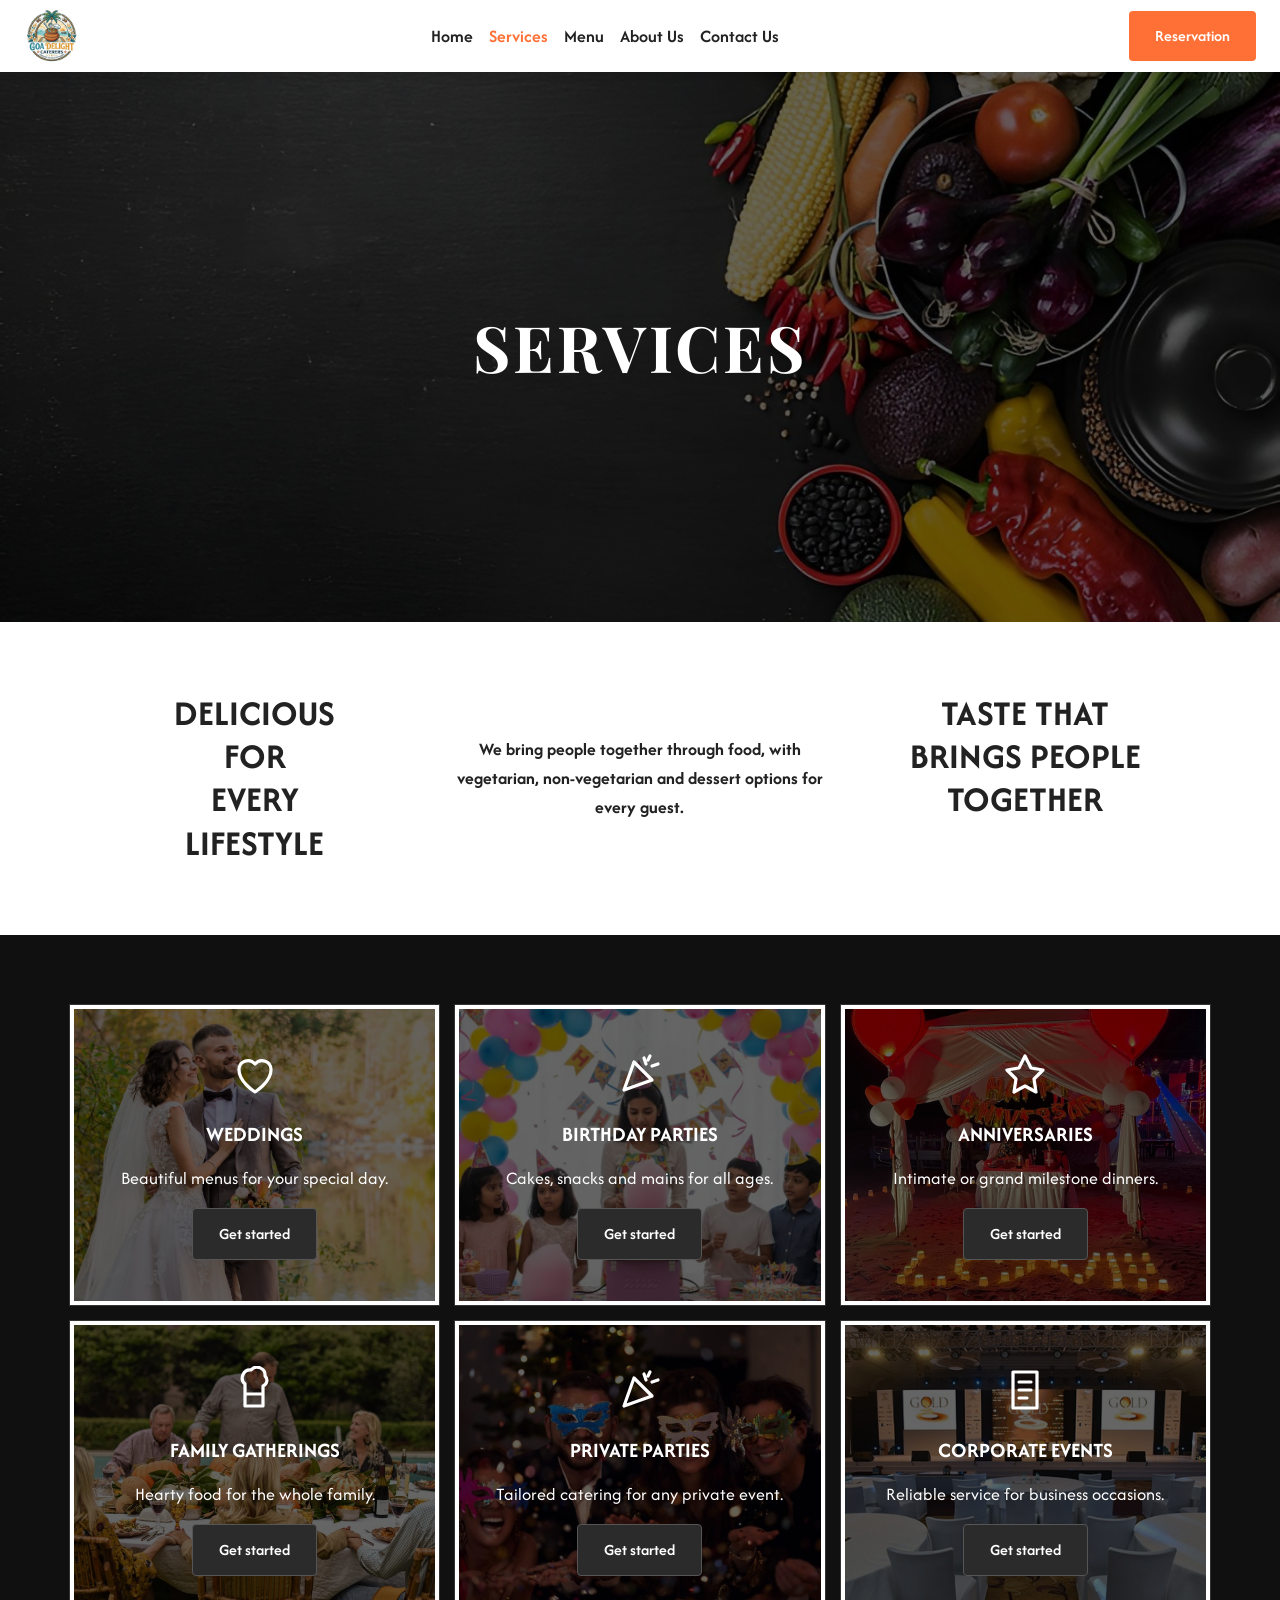
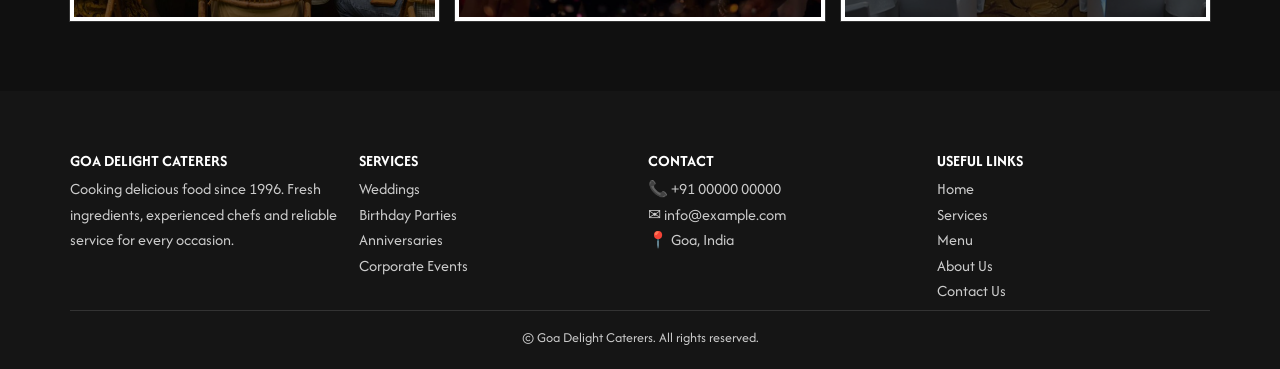
<file: services/index.html>
<!DOCTYPE html>
<html lang="en-US">
<head><meta charset="UTF-8">
	
	<meta name="viewport" content="width=device-width, initial-scale=1">
<meta name="robots" content="max-image-preview:large">
<title>Services – Goa Delight Caterers</title>
<link rel="dns-prefetch" href="//fonts.googleapis.com">




<style id="wp-img-auto-sizes-contain-inline-css">
img:is([sizes=auto i],[sizes^="auto," i]){contain-intrinsic-size:3000px 1500px}
/*# sourceURL=wp-img-auto-sizes-contain-inline-css */
</style>
<style id="wp-block-site-logo-inline-css">
.wp-block-site-logo{box-sizing:border-box;line-height:0}.wp-block-site-logo a{display:inline-block;line-height:0}.wp-block-site-logo.is-default-size img{height:auto;width:120px}.wp-block-site-logo img{height:auto;max-width:100%}.wp-block-site-logo a,.wp-block-site-logo img{border-radius:inherit}.wp-block-site-logo.aligncenter{margin-left:auto;margin-right:auto;text-align:center}:root :where(.wp-block-site-logo.is-style-rounded){border-radius:9999px}
/*# sourceURL=/wp-includes/blocks/site-logo/style.min.css */
</style>
<style id="wp-block-navigation-link-inline-css">
.wp-block-navigation .wp-block-navigation-item__label{overflow-wrap:break-word}.wp-block-navigation .wp-block-navigation-item__description{display:none}.link-ui-tools{outline:1px solid #f0f0f0;padding:8px}.link-ui-block-inserter{padding-top:8px}.link-ui-block-inserter__back{margin-left:8px;text-transform:uppercase}
/*# sourceURL=/wp-includes/blocks/navigation-link/style.min.css */
</style>
<link rel="stylesheet" id="wp-block-navigation-css" href="/wp-includes/blocks/navigation/style.min.css?ver=7.1.4" media="all">
<style id="wp-block-button-inline-css">
.wp-block-button__link{align-content:center;box-sizing:border-box;cursor:pointer;display:inline-block;height:100%;text-align:center;word-break:break-word}.wp-block-button__link.aligncenter{text-align:center}.wp-block-button__link.alignright{text-align:right}:where(.wp-block-button__link){border-radius:9999px;box-shadow:none;padding:calc(.667em + 2px) calc(1.333em + 2px);text-decoration:none}.wp-block-button[style*=text-decoration] .wp-block-button__link{text-decoration:inherit}.wp-block-buttons>.wp-block-button.has-custom-width{max-width:none}.wp-block-buttons>.wp-block-button.has-custom-width .wp-block-button__link{width:100%}.wp-block-buttons>.wp-block-button.has-custom-font-size .wp-block-button__link{font-size:inherit}.wp-block-buttons>.wp-block-button[class*=wp-block-button__width]{width:calc(var(--wp--block-button--width)*1% - var(--wp--style--block-gap, .5em)*(1 - var(--wp--block-button--width)/100))}.wp-block-buttons>.wp-block-button.wp-block-button__width-25{width:calc(25% - var(--wp--style--block-gap, .5em)*.75)}.wp-block-buttons>.wp-block-button.wp-block-button__width-50{width:calc(50% - var(--wp--style--block-gap, .5em)*.5)}.wp-block-buttons>.wp-block-button.wp-block-button__width-75{width:calc(75% - var(--wp--style--block-gap, .5em)*.25)}.wp-block-buttons>.wp-block-button.wp-block-button__width-100{flex-basis:100%;width:100%}.wp-block-buttons.is-vertical>.wp-block-button[class*=wp-block-button__width]{width:calc(var(--wp--block-button--width)*1%)}.wp-block-buttons.is-vertical>.wp-block-button.wp-block-button__width-25{width:25%}.wp-block-buttons.is-vertical>.wp-block-button.wp-block-button__width-50{width:50%}.wp-block-buttons.is-vertical>.wp-block-button.wp-block-button__width-75{width:75%}.wp-block-button.is-style-squared,.wp-block-button__link.wp-block-button.is-style-squared{border-radius:0}.wp-block-button.no-border-radius,.wp-block-button__link.no-border-radius{border-radius:0!important}:root :where(.wp-block-button .wp-block-button__link.is-style-outline),:root :where(.wp-block-button.is-style-outline>.wp-block-button__link){border:2px solid;padding:.667em 1.333em}:root :where(.wp-block-button .wp-block-button__link.is-style-outline:not(.has-text-color)),:root :where(.wp-block-button.is-style-outline>.wp-block-button__link:not(.has-text-color)){color:currentColor}:root :where(.wp-block-button .wp-block-button__link.is-style-outline:not(.has-background)),:root :where(.wp-block-button.is-style-outline>.wp-block-button__link:not(.has-background)){background-color:transparent;background-image:none}
/*# sourceURL=/wp-includes/blocks/button/style.min.css */
</style>
<style id="wp-block-buttons-inline-css">
.wp-block-buttons{box-sizing:border-box}.wp-block-buttons.is-vertical{flex-direction:column}.wp-block-buttons.is-vertical>.wp-block-button:last-child{margin-bottom:0}.wp-block-buttons>.wp-block-button{display:inline-block;margin:0}.wp-block-buttons.is-content-justification-left{justify-content:flex-start}.wp-block-buttons.is-content-justification-left.is-vertical{align-items:flex-start}.wp-block-buttons.is-content-justification-center{justify-content:center}.wp-block-buttons.is-content-justification-center.is-vertical{align-items:center}.wp-block-buttons.is-content-justification-right{justify-content:flex-end}.wp-block-buttons.is-content-justification-right.is-vertical{align-items:flex-end}.wp-block-buttons.is-content-justification-space-between{justify-content:space-between}.wp-block-buttons.aligncenter{text-align:center}.wp-block-buttons:not(.is-content-justification-space-between,.is-content-justification-right,.is-content-justification-left,.is-content-justification-center) .wp-block-button.aligncenter{margin-left:auto;margin-right:auto;width:100%}.wp-block-buttons[style*=text-decoration] .wp-block-button,.wp-block-buttons[style*=text-decoration] .wp-block-button__link{text-decoration:inherit}.wp-block-buttons.has-custom-font-size .wp-block-button__link{font-size:inherit}.wp-block-buttons .wp-block-button__link{width:100%}.wp-block-button.aligncenter{text-align:center}
/*# sourceURL=/wp-includes/blocks/buttons/style.min.css */
</style>
<style id="wp-block-group-inline-css">
.wp-block-group{box-sizing:border-box}:where(.wp-block-group.wp-block-group-is-layout-constrained){position:relative}
/*# sourceURL=/wp-includes/blocks/group/style.min.css */
</style>
<style id="wp-block-heading-inline-css">
h1:where(.wp-block-heading).has-background,h2:where(.wp-block-heading).has-background,h3:where(.wp-block-heading).has-background,h4:where(.wp-block-heading).has-background,h5:where(.wp-block-heading).has-background,h6:where(.wp-block-heading).has-background{padding:1.25em 2.375em}h1.has-text-align-left[style*=writing-mode]:where([style*=vertical-lr]),h1.has-text-align-right[style*=writing-mode]:where([style*=vertical-rl]),h2.has-text-align-left[style*=writing-mode]:where([style*=vertical-lr]),h2.has-text-align-right[style*=writing-mode]:where([style*=vertical-rl]),h3.has-text-align-left[style*=writing-mode]:where([style*=vertical-lr]),h3.has-text-align-right[style*=writing-mode]:where([style*=vertical-rl]),h4.has-text-align-left[style*=writing-mode]:where([style*=vertical-lr]),h4.has-text-align-right[style*=writing-mode]:where([style*=vertical-rl]),h5.has-text-align-left[style*=writing-mode]:where([style*=vertical-lr]),h5.has-text-align-right[style*=writing-mode]:where([style*=vertical-rl]),h6.has-text-align-left[style*=writing-mode]:where([style*=vertical-lr]),h6.has-text-align-right[style*=writing-mode]:where([style*=vertical-rl]){rotate:180deg}
/*# sourceURL=/wp-includes/blocks/heading/style.min.css */
</style>
<style id="wp-block-cover-inline-css">
.wp-block-cover,.wp-block-cover-image{align-items:center;background-position:50%;box-sizing:border-box;display:flex;justify-content:center;min-height:430px;overflow:hidden;overflow:clip;padding:1em;position:relative}.wp-block-cover .has-background-dim:not([class*=-background-color]),.wp-block-cover-image .has-background-dim:not([class*=-background-color]),.wp-block-cover-image.has-background-dim:not([class*=-background-color]),.wp-block-cover.has-background-dim:not([class*=-background-color]){background-color:#000}.wp-block-cover .has-background-dim.has-background-gradient,.wp-block-cover-image .has-background-dim.has-background-gradient{background-color:transparent}.wp-block-cover-image.has-background-dim:before,.wp-block-cover.has-background-dim:before{background-color:inherit;content:""}.wp-block-cover .wp-block-cover__background,.wp-block-cover .wp-block-cover__gradient-background,.wp-block-cover-image .wp-block-cover__background,.wp-block-cover-image .wp-block-cover__gradient-background,.wp-block-cover-image.has-background-dim:not(.has-background-gradient):before,.wp-block-cover.has-background-dim:not(.has-background-gradient):before{bottom:0;left:0;opacity:.5;position:absolute;right:0;top:0}.wp-block-cover-image.has-background-dim.has-background-dim-10 .wp-block-cover__background,.wp-block-cover-image.has-background-dim.has-background-dim-10 .wp-block-cover__gradient-background,.wp-block-cover-image.has-background-dim.has-background-dim-10:not(.has-background-gradient):before,.wp-block-cover.has-background-dim.has-background-dim-10 .wp-block-cover__background,.wp-block-cover.has-background-dim.has-background-dim-10 .wp-block-cover__gradient-background,.wp-block-cover.has-background-dim.has-background-dim-10:not(.has-background-gradient):before{opacity:.1}.wp-block-cover-image.has-background-dim.has-background-dim-20 .wp-block-cover__background,.wp-block-cover-image.has-background-dim.has-background-dim-20 .wp-block-cover__gradient-background,.wp-block-cover-image.has-background-dim.has-background-dim-20:not(.has-background-gradient):before,.wp-block-cover.has-background-dim.has-background-dim-20 .wp-block-cover__background,.wp-block-cover.has-background-dim.has-background-dim-20 .wp-block-cover__gradient-background,.wp-block-cover.has-background-dim.has-background-dim-20:not(.has-background-gradient):before{opacity:.2}.wp-block-cover-image.has-background-dim.has-background-dim-30 .wp-block-cover__background,.wp-block-cover-image.has-background-dim.has-background-dim-30 .wp-block-cover__gradient-background,.wp-block-cover-image.has-background-dim.has-background-dim-30:not(.has-background-gradient):before,.wp-block-cover.has-background-dim.has-background-dim-30 .wp-block-cover__background,.wp-block-cover.has-background-dim.has-background-dim-30 .wp-block-cover__gradient-background,.wp-block-cover.has-background-dim.has-background-dim-30:not(.has-background-gradient):before{opacity:.3}.wp-block-cover-image.has-background-dim.has-background-dim-40 .wp-block-cover__background,.wp-block-cover-image.has-background-dim.has-background-dim-40 .wp-block-cover__gradient-background,.wp-block-cover-image.has-background-dim.has-background-dim-40:not(.has-background-gradient):before,.wp-block-cover.has-background-dim.has-background-dim-40 .wp-block-cover__background,.wp-block-cover.has-background-dim.has-background-dim-40 .wp-block-cover__gradient-background,.wp-block-cover.has-background-dim.has-background-dim-40:not(.has-background-gradient):before{opacity:.4}.wp-block-cover-image.has-background-dim.has-background-dim-50 .wp-block-cover__background,.wp-block-cover-image.has-background-dim.has-background-dim-50 .wp-block-cover__gradient-background,.wp-block-cover-image.has-background-dim.has-background-dim-50:not(.has-background-gradient):before,.wp-block-cover.has-background-dim.has-background-dim-50 .wp-block-cover__background,.wp-block-cover.has-background-dim.has-background-dim-50 .wp-block-cover__gradient-background,.wp-block-cover.has-background-dim.has-background-dim-50:not(.has-background-gradient):before{opacity:.5}.wp-block-cover-image.has-background-dim.has-background-dim-60 .wp-block-cover__background,.wp-block-cover-image.has-background-dim.has-background-dim-60 .wp-block-cover__gradient-background,.wp-block-cover-image.has-background-dim.has-background-dim-60:not(.has-background-gradient):before,.wp-block-cover.has-background-dim.has-background-dim-60 .wp-block-cover__background,.wp-block-cover.has-background-dim.has-background-dim-60 .wp-block-cover__gradient-background,.wp-block-cover.has-background-dim.has-background-dim-60:not(.has-background-gradient):before{opacity:.6}.wp-block-cover-image.has-background-dim.has-background-dim-70 .wp-block-cover__background,.wp-block-cover-image.has-background-dim.has-background-dim-70 .wp-block-cover__gradient-background,.wp-block-cover-image.has-background-dim.has-background-dim-70:not(.has-background-gradient):before,.wp-block-cover.has-background-dim.has-background-dim-70 .wp-block-cover__background,.wp-block-cover.has-background-dim.has-background-dim-70 .wp-block-cover__gradient-background,.wp-block-cover.has-background-dim.has-background-dim-70:not(.has-background-gradient):before{opacity:.7}.wp-block-cover-image.has-background-dim.has-background-dim-80 .wp-block-cover__background,.wp-block-cover-image.has-background-dim.has-background-dim-80 .wp-block-cover__gradient-background,.wp-block-cover-image.has-background-dim.has-background-dim-80:not(.has-background-gradient):before,.wp-block-cover.has-background-dim.has-background-dim-80 .wp-block-cover__background,.wp-block-cover.has-background-dim.has-background-dim-80 .wp-block-cover__gradient-background,.wp-block-cover.has-background-dim.has-background-dim-80:not(.has-background-gradient):before{opacity:.8}.wp-block-cover-image.has-background-dim.has-background-dim-90 .wp-block-cover__background,.wp-block-cover-image.has-background-dim.has-background-dim-90 .wp-block-cover__gradient-background,.wp-block-cover-image.has-background-dim.has-background-dim-90:not(.has-background-gradient):before,.wp-block-cover.has-background-dim.has-background-dim-90 .wp-block-cover__background,.wp-block-cover.has-background-dim.has-background-dim-90 .wp-block-cover__gradient-background,.wp-block-cover.has-background-dim.has-background-dim-90:not(.has-background-gradient):before{opacity:.9}.wp-block-cover-image.has-background-dim.has-background-dim-100 .wp-block-cover__background,.wp-block-cover-image.has-background-dim.has-background-dim-100 .wp-block-cover__gradient-background,.wp-block-cover-image.has-background-dim.has-background-dim-100:not(.has-background-gradient):before,.wp-block-cover.has-background-dim.has-background-dim-100 .wp-block-cover__background,.wp-block-cover.has-background-dim.has-background-dim-100 .wp-block-cover__gradient-background,.wp-block-cover.has-background-dim.has-background-dim-100:not(.has-background-gradient):before{opacity:1}.wp-block-cover .wp-block-cover__background.has-background-dim.has-background-dim-0,.wp-block-cover .wp-block-cover__gradient-background.has-background-dim.has-background-dim-0,.wp-block-cover-image .wp-block-cover__background.has-background-dim.has-background-dim-0,.wp-block-cover-image .wp-block-cover__gradient-background.has-background-dim.has-background-dim-0{opacity:0}.wp-block-cover .wp-block-cover__background.has-background-dim.has-background-dim-10,.wp-block-cover .wp-block-cover__gradient-background.has-background-dim.has-background-dim-10,.wp-block-cover-image .wp-block-cover__background.has-background-dim.has-background-dim-10,.wp-block-cover-image .wp-block-cover__gradient-background.has-background-dim.has-background-dim-10{opacity:.1}.wp-block-cover .wp-block-cover__background.has-background-dim.has-background-dim-20,.wp-block-cover .wp-block-cover__gradient-background.has-background-dim.has-background-dim-20,.wp-block-cover-image .wp-block-cover__background.has-background-dim.has-background-dim-20,.wp-block-cover-image .wp-block-cover__gradient-background.has-background-dim.has-background-dim-20{opacity:.2}.wp-block-cover .wp-block-cover__background.has-background-dim.has-background-dim-30,.wp-block-cover .wp-block-cover__gradient-background.has-background-dim.has-background-dim-30,.wp-block-cover-image .wp-block-cover__background.has-background-dim.has-background-dim-30,.wp-block-cover-image .wp-block-cover__gradient-background.has-background-dim.has-background-dim-30{opacity:.3}.wp-block-cover .wp-block-cover__background.has-background-dim.has-background-dim-40,.wp-block-cover .wp-block-cover__gradient-background.has-background-dim.has-background-dim-40,.wp-block-cover-image .wp-block-cover__background.has-background-dim.has-background-dim-40,.wp-block-cover-image .wp-block-cover__gradient-background.has-background-dim.has-background-dim-40{opacity:.4}.wp-block-cover .wp-block-cover__background.has-background-dim.has-background-dim-50,.wp-block-cover .wp-block-cover__gradient-background.has-background-dim.has-background-dim-50,.wp-block-cover-image .wp-block-cover__background.has-background-dim.has-background-dim-50,.wp-block-cover-image .wp-block-cover__gradient-background.has-background-dim.has-background-dim-50{opacity:.5}.wp-block-cover .wp-block-cover__background.has-background-dim.has-background-dim-60,.wp-block-cover .wp-block-cover__gradient-background.has-background-dim.has-background-dim-60,.wp-block-cover-image .wp-block-cover__background.has-background-dim.has-background-dim-60,.wp-block-cover-image .wp-block-cover__gradient-background.has-background-dim.has-background-dim-60{opacity:.6}.wp-block-cover .wp-block-cover__background.has-background-dim.has-background-dim-70,.wp-block-cover .wp-block-cover__gradient-background.has-background-dim.has-background-dim-70,.wp-block-cover-image .wp-block-cover__background.has-background-dim.has-background-dim-70,.wp-block-cover-image .wp-block-cover__gradient-background.has-background-dim.has-background-dim-70{opacity:.7}.wp-block-cover .wp-block-cover__background.has-background-dim.has-background-dim-80,.wp-block-cover .wp-block-cover__gradient-background.has-background-dim.has-background-dim-80,.wp-block-cover-image .wp-block-cover__background.has-background-dim.has-background-dim-80,.wp-block-cover-image .wp-block-cover__gradient-background.has-background-dim.has-background-dim-80{opacity:.8}.wp-block-cover .wp-block-cover__background.has-background-dim.has-background-dim-90,.wp-block-cover .wp-block-cover__gradient-background.has-background-dim.has-background-dim-90,.wp-block-cover-image .wp-block-cover__background.has-background-dim.has-background-dim-90,.wp-block-cover-image .wp-block-cover__gradient-background.has-background-dim.has-background-dim-90{opacity:.9}.wp-block-cover .wp-block-cover__background.has-background-dim.has-background-dim-100,.wp-block-cover .wp-block-cover__gradient-background.has-background-dim.has-background-dim-100,.wp-block-cover-image .wp-block-cover__background.has-background-dim.has-background-dim-100,.wp-block-cover-image .wp-block-cover__gradient-background.has-background-dim.has-background-dim-100{opacity:1}.wp-block-cover-image.alignleft,.wp-block-cover-image.alignright,.wp-block-cover.alignleft,.wp-block-cover.alignright{max-width:420px;width:100%}.wp-block-cover-image.aligncenter,.wp-block-cover-image.alignleft,.wp-block-cover-image.alignright,.wp-block-cover.aligncenter,.wp-block-cover.alignleft,.wp-block-cover.alignright{display:flex}.wp-block-cover .wp-block-cover__inner-container,.wp-block-cover-image .wp-block-cover__inner-container{color:inherit;position:relative;width:100%}.wp-block-cover-image.is-position-top-left,.wp-block-cover.is-position-top-left{align-items:flex-start;justify-content:flex-start}.wp-block-cover-image.is-position-top-center,.wp-block-cover.is-position-top-center{align-items:flex-start;justify-content:center}.wp-block-cover-image.is-position-top-right,.wp-block-cover.is-position-top-right{align-items:flex-start;justify-content:flex-end}.wp-block-cover-image.is-position-center-left,.wp-block-cover.is-position-center-left{align-items:center;justify-content:flex-start}.wp-block-cover-image.is-position-center-center,.wp-block-cover.is-position-center-center{align-items:center;justify-content:center}.wp-block-cover-image.is-position-center-right,.wp-block-cover.is-position-center-right{align-items:center;justify-content:flex-end}.wp-block-cover-image.is-position-bottom-left,.wp-block-cover.is-position-bottom-left{align-items:flex-end;justify-content:flex-start}.wp-block-cover-image.is-position-bottom-center,.wp-block-cover.is-position-bottom-center{align-items:flex-end;justify-content:center}.wp-block-cover-image.is-position-bottom-right,.wp-block-cover.is-position-bottom-right{align-items:flex-end;justify-content:flex-end}.wp-block-cover-image.has-custom-content-position.has-custom-content-position .wp-block-cover__inner-container,.wp-block-cover.has-custom-content-position.has-custom-content-position .wp-block-cover__inner-container{margin:0}.wp-block-cover-image.has-custom-content-position.has-custom-content-position.is-position-bottom-left .wp-block-cover__inner-container,.wp-block-cover-image.has-custom-content-position.has-custom-content-position.is-position-bottom-right .wp-block-cover__inner-container,.wp-block-cover-image.has-custom-content-position.has-custom-content-position.is-position-center-left .wp-block-cover__inner-container,.wp-block-cover-image.has-custom-content-position.has-custom-content-position.is-position-center-right .wp-block-cover__inner-container,.wp-block-cover-image.has-custom-content-position.has-custom-content-position.is-position-top-left .wp-block-cover__inner-container,.wp-block-cover-image.has-custom-content-position.has-custom-content-position.is-position-top-right .wp-block-cover__inner-container,.wp-block-cover.has-custom-content-position.has-custom-content-position.is-position-bottom-left .wp-block-cover__inner-container,.wp-block-cover.has-custom-content-position.has-custom-content-position.is-position-bottom-right .wp-block-cover__inner-container,.wp-block-cover.has-custom-content-position.has-custom-content-position.is-position-center-left .wp-block-cover__inner-container,.wp-block-cover.has-custom-content-position.has-custom-content-position.is-position-center-right .wp-block-cover__inner-container,.wp-block-cover.has-custom-content-position.has-custom-content-position.is-position-top-left .wp-block-cover__inner-container,.wp-block-cover.has-custom-content-position.has-custom-content-position.is-position-top-right .wp-block-cover__inner-container{margin:0;width:auto}.wp-block-cover .wp-block-cover__image-background,.wp-block-cover video.wp-block-cover__video-background,.wp-block-cover-image .wp-block-cover__image-background,.wp-block-cover-image video.wp-block-cover__video-background{border:none;bottom:0;box-shadow:none;height:100%;left:0;margin:0;max-height:none;max-width:none;-o-object-fit:cover;object-fit:cover;outline:none;padding:0;position:absolute;right:0;top:0;width:100%}.wp-block-cover .wp-block-cover__embed-background,.wp-block-cover-image .wp-block-cover__embed-background{border:none;bottom:0;box-shadow:none;height:100%;left:0;margin:0;max-height:none;max-width:none;outline:none;padding:0;pointer-events:none;position:absolute;right:0;top:0;width:100%}.wp-block-cover .wp-block-cover__embed-background .wp-block-embed__wrapper,.wp-block-cover-image .wp-block-cover__embed-background .wp-block-embed__wrapper{bottom:0;height:100%;left:0;margin:0;padding:0;position:absolute;right:0;top:0;width:100%}.wp-block-cover .wp-block-cover__embed-background .wp-block-embed__wrapper iframe,.wp-block-cover .wp-block-cover__embed-background iframe,.wp-block-cover-image .wp-block-cover__embed-background .wp-block-embed__wrapper iframe,.wp-block-cover-image .wp-block-cover__embed-background iframe{height:100vh;left:50%;min-height:100%;min-width:100%;pointer-events:none;position:absolute;top:50%;transform:translate(-50%,-50%);width:100vw}.wp-block-cover-image.has-parallax,.wp-block-cover.has-parallax,.wp-block-cover__image-background.has-parallax,video.wp-block-cover__video-background.has-parallax{background-attachment:fixed;background-repeat:no-repeat;background-size:cover}@supports (-webkit-touch-callout:inherit){.wp-block-cover-image.has-parallax,.wp-block-cover.has-parallax,.wp-block-cover__image-background.has-parallax,video.wp-block-cover__video-background.has-parallax{background-attachment:scroll}}@media (prefers-reduced-motion:reduce){.wp-block-cover-image.has-parallax,.wp-block-cover.has-parallax,.wp-block-cover__image-background.has-parallax,video.wp-block-cover__video-background.has-parallax{background-attachment:scroll}}.wp-block-cover-image.is-repeated,.wp-block-cover.is-repeated,.wp-block-cover__image-background.is-repeated,video.wp-block-cover__video-background.is-repeated{background-repeat:repeat;background-size:auto}.wp-block-cover-image-text,.wp-block-cover-image-text a,.wp-block-cover-image-text a:active,.wp-block-cover-image-text a:focus,.wp-block-cover-image-text a:hover,.wp-block-cover-text,.wp-block-cover-text a,.wp-block-cover-text a:active,.wp-block-cover-text a:focus,.wp-block-cover-text a:hover,section.wp-block-cover-image h2,section.wp-block-cover-image h2 a,section.wp-block-cover-image h2 a:active,section.wp-block-cover-image h2 a:focus,section.wp-block-cover-image h2 a:hover{color:#fff}.wp-block-cover-image .wp-block-cover.has-left-content{justify-content:flex-start}.wp-block-cover-image .wp-block-cover.has-right-content{justify-content:flex-end}.wp-block-cover-image.has-left-content .wp-block-cover-image-text,.wp-block-cover.has-left-content .wp-block-cover-text,section.wp-block-cover-image.has-left-content>h2{margin-left:0;text-align:left}.wp-block-cover-image.has-right-content .wp-block-cover-image-text,.wp-block-cover.has-right-content .wp-block-cover-text,section.wp-block-cover-image.has-right-content>h2{margin-right:0;text-align:right}.wp-block-cover .wp-block-cover-text,.wp-block-cover-image .wp-block-cover-image-text,section.wp-block-cover-image>h2{font-size:2em;line-height:1.25;margin-bottom:0;max-width:840px;padding:.44em;text-align:center;z-index:1}:where(.wp-block-cover-image:not(.has-text-color)),:where(.wp-block-cover:not(.has-text-color)){color:#fff}:where(.wp-block-cover-image.is-light:not(.has-text-color)),:where(.wp-block-cover.is-light:not(.has-text-color)){color:#000}:root :where(.wp-block-cover h1:not(.has-text-color)),:root :where(.wp-block-cover h2:not(.has-text-color)),:root :where(.wp-block-cover h3:not(.has-text-color)),:root :where(.wp-block-cover h4:not(.has-text-color)),:root :where(.wp-block-cover h5:not(.has-text-color)),:root :where(.wp-block-cover h6:not(.has-text-color)),:root :where(.wp-block-cover p:not(.has-text-color)){color:inherit}body:not(.editor-styles-wrapper) .wp-block-cover:not(.wp-block-cover:has(.wp-block-cover__background+.wp-block-cover__inner-container)) .wp-block-cover__video-background{z-index:0}body:not(.editor-styles-wrapper) .wp-block-cover:not(.wp-block-cover:has(.wp-block-cover__background+.wp-block-cover__inner-container)) .wp-block-cover__embed-background{z-index:0}body:not(.editor-styles-wrapper) .wp-block-cover:not(.wp-block-cover:has(.wp-block-cover__background+.wp-block-cover__inner-container)) .wp-block-cover__image-background{z-index:0}body:not(.editor-styles-wrapper) .wp-block-cover:not(.wp-block-cover:has(.wp-block-cover__background+.wp-block-cover__inner-container)) .wp-block-cover__background,body:not(.editor-styles-wrapper) .wp-block-cover:not(.wp-block-cover:has(.wp-block-cover__background+.wp-block-cover__inner-container)) .wp-block-cover__gradient-background,body:not(.editor-styles-wrapper) .wp-block-cover:not(.wp-block-cover:has(.wp-block-cover__background+.wp-block-cover__inner-container)).has-background-dim:not(.has-background-gradient):before{z-index:1}body:not(.editor-styles-wrapper) .wp-block-cover:not(.wp-block-cover:has(.wp-block-cover__background+.wp-block-cover__inner-container)) .wp-block-cover__inner-container{z-index:1}.has-modal-open body:not(.editor-styles-wrapper) .wp-block-cover:not(.wp-block-cover:has(.wp-block-cover__background+.wp-block-cover__inner-container)) .wp-block-cover__inner-container{z-index:auto}
/*# sourceURL=/wp-includes/blocks/cover/style.min.css */
</style>
<style id="wp-block-paragraph-inline-css">
.is-small-text{font-size:.875em}.is-regular-text{font-size:1em}.is-large-text{font-size:2.25em}.is-larger-text{font-size:3em}.has-drop-cap:not(:focus):first-letter{float:left;font-size:8.4em;font-style:normal;font-weight:100;line-height:.68;margin:.05em .1em 0 0;text-transform:uppercase}body.rtl .has-drop-cap:not(:focus):first-letter{float:none;margin-left:.1em}p.has-drop-cap.has-background{overflow:hidden}:root :where(p.has-background){padding:1.25em 2.375em}:where(p.has-text-color:not(.has-link-color)) a{color:inherit}p.has-text-align-left[style*="writing-mode:vertical-lr"],p.has-text-align-right[style*="writing-mode:vertical-rl"]{rotate:180deg}
/*# sourceURL=/wp-includes/blocks/paragraph/style.min.css */
</style>
<style id="wp-block-columns-inline-css">
.wp-block-columns{box-sizing:border-box;display:flex;flex-wrap:wrap!important}@media (min-width:782px){.wp-block-columns{flex-wrap:nowrap!important}}.wp-block-columns{align-items:normal!important}.wp-block-columns.are-vertically-aligned-top{align-items:flex-start}.wp-block-columns.are-vertically-aligned-center{align-items:center}.wp-block-columns.are-vertically-aligned-bottom{align-items:flex-end}@media (max-width:781px){.wp-block-columns:not(.is-not-stacked-on-mobile)>.wp-block-column{flex-basis:100%!important}}@media (min-width:782px){.wp-block-columns:not(.is-not-stacked-on-mobile)>.wp-block-column{flex-basis:0;flex-grow:1}.wp-block-columns:not(.is-not-stacked-on-mobile)>.wp-block-column[style*=flex-basis]{flex-grow:0}}.wp-block-columns.is-not-stacked-on-mobile{flex-wrap:nowrap!important}.wp-block-columns.is-not-stacked-on-mobile>.wp-block-column{flex-basis:0;flex-grow:1}.wp-block-columns.is-not-stacked-on-mobile>.wp-block-column[style*=flex-basis]{flex-grow:0}:where(.wp-block-columns){margin-bottom:1.75em}:where(.wp-block-columns.has-background){padding:1.25em 2.375em}.wp-block-column{flex-grow:1;min-width:0;overflow-wrap:break-word;word-break:break-word}.wp-block-column.is-vertically-aligned-top{align-self:flex-start}.wp-block-column.is-vertically-aligned-center{align-self:center}.wp-block-column.is-vertically-aligned-bottom{align-self:flex-end}.wp-block-column.is-vertically-aligned-stretch{align-self:stretch}.wp-block-column.is-vertically-aligned-bottom,.wp-block-column.is-vertically-aligned-center,.wp-block-column.is-vertically-aligned-top{width:100%}
/*# sourceURL=/wp-includes/blocks/columns/style.min.css */
</style>
<style id="wp-block-post-content-inline-css">
.wp-block-post-content{display:flow-root}
/*# sourceURL=/wp-includes/blocks/post-content/style.min.css */
</style>
<style id="wp-emoji-styles-inline-css">

	img.wp-smiley, img.emoji {
		display: inline !important;
		border: none !important;
		box-shadow: none !important;
		height: 1em !important;
		width: 1em !important;
		margin: 0 0.07em !important;
		vertical-align: -0.1em !important;
		background: none !important;
		padding: 0 !important;
	}
/*# sourceURL=wp-emoji-styles-inline-css */
</style>
<style id="wp-block-library-inline-css">
:root{--wp-block-synced-color:#7a00df;--wp-block-synced-color--rgb:122,0,223;--wp-bound-block-color:var(--wp-block-synced-color);--wp-editor-canvas-background:#ddd;--wp-admin-theme-color:#007cba;--wp-admin-theme-color--rgb:0,124,186;--wp-admin-theme-color-darker-10:#006ba1;--wp-admin-theme-color-darker-10--rgb:0,107,160.5;--wp-admin-theme-color-darker-20:#005a87;--wp-admin-theme-color-darker-20--rgb:0,90,135;--wp-admin-border-width-focus:2px}@media (min-resolution:192dpi){:root{--wp-admin-border-width-focus:1.5px}}.wp-element-button{cursor:pointer}:root .has-very-light-gray-background-color{background-color:#eee}:root .has-very-dark-gray-background-color{background-color:#313131}:root .has-very-light-gray-color{color:#eee}:root .has-very-dark-gray-color{color:#313131}:root .has-vivid-green-cyan-to-vivid-cyan-blue-gradient-background{background:linear-gradient(135deg,#00d084,#0693e3)}:root .has-purple-crush-gradient-background{background:linear-gradient(135deg,#34e2e4,#4721fb 50%,#ab1dfe)}:root .has-hazy-dawn-gradient-background{background:linear-gradient(135deg,#faaca8,#dad0ec)}:root .has-subdued-olive-gradient-background{background:linear-gradient(135deg,#fafae1,#67a671)}:root .has-atomic-cream-gradient-background{background:linear-gradient(135deg,#fdd79a,#004a59)}:root .has-nightshade-gradient-background{background:linear-gradient(135deg,#330968,#31cdcf)}:root .has-midnight-gradient-background{background:linear-gradient(135deg,#020381,#2874fc)}:root{--wp--preset--font-size--normal:16px;--wp--preset--font-size--huge:42px}.has-regular-font-size{font-size:1em}.has-larger-font-size{font-size:2.625em}.has-normal-font-size{font-size:var(--wp--preset--font-size--normal)}.has-huge-font-size{font-size:var(--wp--preset--font-size--huge)}:root .has-text-align-center{text-align:center}:root .has-text-align-left{text-align:left}:root .has-text-align-right{text-align:right}.has-fit-text{white-space:nowrap!important}#end-resizable-editor-section{display:none}.aligncenter{clear:both}.items-justified-left{justify-content:flex-start}.items-justified-center{justify-content:center}.items-justified-right{justify-content:flex-end}.items-justified-space-between{justify-content:space-between}.screen-reader-text{word-wrap:normal!important;border:0;clip-path:inset(50%);height:1px;margin:-1px;overflow:hidden;padding:0;position:absolute;width:1px;word-break:normal!important}.screen-reader-text:focus{background-color:#ddd;clip-path:none;color:#444;display:block;font-size:1em;height:auto;left:5px;line-height:normal;padding:15px 23px 14px;text-decoration:none;top:5px;width:auto;z-index:100000}html :where(.has-border-color){border-style:solid}html :where([style^=border-color],[style*=";border-color"],[style*="; border-color"]){border-style:solid}html :where([style^=border-top-color],[style*=";border-top-color"],[style*="; border-top-color"]){border-top-style:solid}html :where([style^=border-right-color],[style*=";border-right-color"],[style*="; border-right-color"]){border-right-style:solid}html :where([style^=border-bottom-color],[style*=";border-bottom-color"],[style*="; border-bottom-color"]){border-bottom-style:solid}html :where([style^=border-left-color],[style*=";border-left-color"],[style*="; border-left-color"]){border-left-style:solid}html :where([style^=border-width],[style*=";border-width"],[style*="; border-width"]){border-style:solid}html :where([style^=border-top-width],[style*=";border-top-width"],[style*="; border-top-width"]){border-top-style:solid}html :where([style^=border-right-width],[style*=";border-right-width"],[style*="; border-right-width"]){border-right-style:solid}html :where([style^=border-bottom-width],[style*=";border-bottom-width"],[style*="; border-bottom-width"]){border-bottom-style:solid}html :where([style^=border-left-width],[style*=";border-left-width"],[style*="; border-left-width"]){border-left-style:solid}html :where(img[class*=wp-image-]){height:auto;max-width:100%}:where(figure){margin:0 0 1em}html :where(.is-position-sticky){--wp-admin--admin-bar--position-offset:var(--wp-admin--admin-bar--height,0px)}@media screen and (max-width:600px){html :where(.is-position-sticky){--wp-admin--admin-bar--position-offset:0px}}
/*# sourceURL=/wp-includes/css/dist/block-library/common.min.css */
</style>
<style id="global-styles-inline-css">
:root{--wp--preset--aspect-ratio--square: 1;--wp--preset--aspect-ratio--4-3: 4/3;--wp--preset--aspect-ratio--3-4: 3/4;--wp--preset--aspect-ratio--3-2: 3/2;--wp--preset--aspect-ratio--2-3: 2/3;--wp--preset--aspect-ratio--16-9: 16/9;--wp--preset--aspect-ratio--9-16: 9/16;--wp--preset--color--black: #000000;--wp--preset--color--cyan-bluish-gray: #abb8c3;--wp--preset--color--white: #ffffff;--wp--preset--color--pale-pink: #f78da7;--wp--preset--color--vivid-red: #cf2e2e;--wp--preset--color--luminous-vivid-orange: #ff6900;--wp--preset--color--luminous-vivid-amber: #fcb900;--wp--preset--color--light-green-cyan: #7bdcb5;--wp--preset--color--vivid-green-cyan: #00d084;--wp--preset--color--pale-cyan-blue: #8ed1fc;--wp--preset--color--vivid-cyan-blue: #0693e3;--wp--preset--color--vivid-purple: #9b51e0;--wp--preset--color--orange: #FF7036;--wp--preset--color--grey: #F5F5F5;--wp--preset--color--gold: #F4B400;--wp--preset--color--text: #222222;--wp--preset--gradient--vivid-cyan-blue-to-vivid-purple: linear-gradient(135deg,rgb(6,147,227) 0%,rgb(155,81,224) 100%);--wp--preset--gradient--light-green-cyan-to-vivid-green-cyan: linear-gradient(135deg,rgb(122,220,180) 0%,rgb(0,208,130) 100%);--wp--preset--gradient--luminous-vivid-amber-to-luminous-vivid-orange: linear-gradient(135deg,rgb(252,185,0) 0%,rgb(255,105,0) 100%);--wp--preset--gradient--luminous-vivid-orange-to-vivid-red: linear-gradient(135deg,rgb(255,105,0) 0%,rgb(207,46,46) 100%);--wp--preset--gradient--very-light-gray-to-cyan-bluish-gray: linear-gradient(135deg,rgb(238,238,238) 0%,rgb(169,184,195) 100%);--wp--preset--gradient--cool-to-warm-spectrum: linear-gradient(135deg,rgb(74,234,220) 0%,rgb(151,120,209) 20%,rgb(207,42,186) 40%,rgb(238,44,130) 60%,rgb(251,105,98) 80%,rgb(254,248,76) 100%);--wp--preset--gradient--blush-light-purple: linear-gradient(135deg,rgb(255,206,236) 0%,rgb(152,150,240) 100%);--wp--preset--gradient--blush-bordeaux: linear-gradient(135deg,rgb(254,205,165) 0%,rgb(254,45,45) 50%,rgb(107,0,62) 100%);--wp--preset--gradient--luminous-dusk: linear-gradient(135deg,rgb(255,203,112) 0%,rgb(199,81,192) 50%,rgb(65,88,208) 100%);--wp--preset--gradient--pale-ocean: linear-gradient(135deg,rgb(255,245,203) 0%,rgb(182,227,212) 50%,rgb(51,167,181) 100%);--wp--preset--gradient--electric-grass: linear-gradient(135deg,rgb(202,248,128) 0%,rgb(113,206,126) 100%);--wp--preset--gradient--midnight: linear-gradient(135deg,rgb(2,3,129) 0%,rgb(40,116,252) 100%);--wp--preset--font-size--small: 15px;--wp--preset--font-size--medium: 18px;--wp--preset--font-size--large: 24px;--wp--preset--font-size--x-large: 36px;--wp--preset--font-size--xx-large: 56px;--wp--preset--font-family--afacad: 'Afacad', system-ui, sans-serif;--wp--preset--font-family--playfair: 'Playfair Display', Georgia, serif;--wp--preset--font-family--system: system-ui, sans-serif;--wp--preset--spacing--20: 0.44rem;--wp--preset--spacing--30: 0.67rem;--wp--preset--spacing--40: 1rem;--wp--preset--spacing--50: 1.5rem;--wp--preset--spacing--60: 2.25rem;--wp--preset--spacing--70: 3.38rem;--wp--preset--spacing--80: 5.06rem;--wp--preset--shadow--natural: 6px 6px 9px rgba(0, 0, 0, 0.2);--wp--preset--shadow--deep: 12px 12px 50px rgba(0, 0, 0, 0.4);--wp--preset--shadow--sharp: 6px 6px 0px rgba(0, 0, 0, 0.2);--wp--preset--shadow--outlined: 6px 6px 0px -3px rgb(255, 255, 255), 6px 6px rgb(0, 0, 0);--wp--preset--shadow--crisp: 6px 6px 0px rgb(0, 0, 0);}.wp-block-button{--wp--preset--dimension--25: 25%;--wp--preset--dimension--50: 50%;--wp--preset--dimension--75: 75%;--wp--preset--dimension--100: 100%;}:root { --wp--style--global--content-size: 1140px;--wp--style--global--wide-size: 1280px; }:where(body) { margin: 0; }.wp-site-blocks > .alignleft { float: left; margin-right: 2em; }.wp-site-blocks > .alignright { float: right; margin-left: 2em; }.wp-site-blocks > .aligncenter { justify-content: center; margin-left: auto; margin-right: auto; }:where(.wp-site-blocks) > * { margin-block-start: 1rem; margin-block-end: 0; }:where(.wp-site-blocks) > :first-child { margin-block-start: 0; }:where(.wp-site-blocks) > :last-child { margin-block-end: 0; }:root { --wp--style--block-gap: 1rem; }:root :where(.is-layout-flow) > :first-child{margin-block-start: 0;}:root :where(.is-layout-flow) > :last-child{margin-block-end: 0;}:root :where(.is-layout-flow) > *{margin-block-start: 1rem;margin-block-end: 0;}:root :where(.is-layout-constrained) > :first-child{margin-block-start: 0;}:root :where(.is-layout-constrained) > :last-child{margin-block-end: 0;}:root :where(.is-layout-constrained) > *{margin-block-start: 1rem;margin-block-end: 0;}:root :where(.is-layout-flex){gap: 1rem;}:root :where(.is-layout-grid){gap: 1rem;}.is-layout-flow > .alignleft{float: left;margin-inline-start: 0;margin-inline-end: 2em;}.is-layout-flow > .alignright{float: right;margin-inline-start: 2em;margin-inline-end: 0;}.is-layout-flow > .aligncenter{margin-left: auto !important;margin-right: auto !important;}.is-layout-constrained > .alignleft{float: left;margin-inline-start: 0;margin-inline-end: 2em;}.is-layout-constrained > .alignright{float: right;margin-inline-start: 2em;margin-inline-end: 0;}.is-layout-constrained > .aligncenter{margin-left: auto !important;margin-right: auto !important;}.is-layout-constrained > :where(:not(.alignleft):not(.alignright):not(.alignfull)){max-width: var(--wp--style--global--content-size);margin-left: auto !important;margin-right: auto !important;}.is-layout-constrained > .alignwide{max-width: var(--wp--style--global--wide-size);}body .is-layout-flex{display: flex;}.is-layout-flex{flex-wrap: wrap;align-items: center;}.is-layout-flex > :is(*, div){margin: 0;}body .is-layout-grid{display: grid;}.is-layout-grid > :is(*, div){margin: 0;}body{background-color: #FFFFFF;color: #222222;font-family: var(--wp--preset--font-family--afacad);font-size: 18px;line-height: 1.6;padding-top: 0px;padding-right: 0px;padding-bottom: 0px;padding-left: 0px;}a:where(:not(.wp-element-button)){color: #FF7036;}h1, h2, h3, h4, h5, h6{font-family: var(--wp--preset--font-family--afacad);font-weight: 700;line-height: 1.2;}:root :where(.wp-element-button, .wp-block-button__link){background-color: #32373c;border-width: 0;color: #fff;font-family: inherit;font-size: inherit;font-style: inherit;font-weight: inherit;letter-spacing: inherit;line-height: inherit;padding-top: calc(0.667em + 2px);padding-right: calc(1.333em + 2px);padding-bottom: calc(0.667em + 2px);padding-left: calc(1.333em + 2px);text-decoration: none;text-transform: inherit;}.has-black-color{color: var(--wp--preset--color--black) !important;}.has-cyan-bluish-gray-color{color: var(--wp--preset--color--cyan-bluish-gray) !important;}.has-white-color{color: var(--wp--preset--color--white) !important;}.has-pale-pink-color{color: var(--wp--preset--color--pale-pink) !important;}.has-vivid-red-color{color: var(--wp--preset--color--vivid-red) !important;}.has-luminous-vivid-orange-color{color: var(--wp--preset--color--luminous-vivid-orange) !important;}.has-luminous-vivid-amber-color{color: var(--wp--preset--color--luminous-vivid-amber) !important;}.has-light-green-cyan-color{color: var(--wp--preset--color--light-green-cyan) !important;}.has-vivid-green-cyan-color{color: var(--wp--preset--color--vivid-green-cyan) !important;}.has-pale-cyan-blue-color{color: var(--wp--preset--color--pale-cyan-blue) !important;}.has-vivid-cyan-blue-color{color: var(--wp--preset--color--vivid-cyan-blue) !important;}.has-vivid-purple-color{color: var(--wp--preset--color--vivid-purple) !important;}.has-orange-color{color: var(--wp--preset--color--orange) !important;}.has-grey-color{color: var(--wp--preset--color--grey) !important;}.has-gold-color{color: var(--wp--preset--color--gold) !important;}.has-text-color{color: var(--wp--preset--color--text) !important;}.has-black-background-color{background-color: var(--wp--preset--color--black) !important;}.has-cyan-bluish-gray-background-color{background-color: var(--wp--preset--color--cyan-bluish-gray) !important;}.has-white-background-color{background-color: var(--wp--preset--color--white) !important;}.has-pale-pink-background-color{background-color: var(--wp--preset--color--pale-pink) !important;}.has-vivid-red-background-color{background-color: var(--wp--preset--color--vivid-red) !important;}.has-luminous-vivid-orange-background-color{background-color: var(--wp--preset--color--luminous-vivid-orange) !important;}.has-luminous-vivid-amber-background-color{background-color: var(--wp--preset--color--luminous-vivid-amber) !important;}.has-light-green-cyan-background-color{background-color: var(--wp--preset--color--light-green-cyan) !important;}.has-vivid-green-cyan-background-color{background-color: var(--wp--preset--color--vivid-green-cyan) !important;}.has-pale-cyan-blue-background-color{background-color: var(--wp--preset--color--pale-cyan-blue) !important;}.has-vivid-cyan-blue-background-color{background-color: var(--wp--preset--color--vivid-cyan-blue) !important;}.has-vivid-purple-background-color{background-color: var(--wp--preset--color--vivid-purple) !important;}.has-orange-background-color{background-color: var(--wp--preset--color--orange) !important;}.has-grey-background-color{background-color: var(--wp--preset--color--grey) !important;}.has-gold-background-color{background-color: var(--wp--preset--color--gold) !important;}.has-text-background-color{background-color: var(--wp--preset--color--text) !important;}.has-black-border-color{border-color: var(--wp--preset--color--black) !important;}.has-cyan-bluish-gray-border-color{border-color: var(--wp--preset--color--cyan-bluish-gray) !important;}.has-white-border-color{border-color: var(--wp--preset--color--white) !important;}.has-pale-pink-border-color{border-color: var(--wp--preset--color--pale-pink) !important;}.has-vivid-red-border-color{border-color: var(--wp--preset--color--vivid-red) !important;}.has-luminous-vivid-orange-border-color{border-color: var(--wp--preset--color--luminous-vivid-orange) !important;}.has-luminous-vivid-amber-border-color{border-color: var(--wp--preset--color--luminous-vivid-amber) !important;}.has-light-green-cyan-border-color{border-color: var(--wp--preset--color--light-green-cyan) !important;}.has-vivid-green-cyan-border-color{border-color: var(--wp--preset--color--vivid-green-cyan) !important;}.has-pale-cyan-blue-border-color{border-color: var(--wp--preset--color--pale-cyan-blue) !important;}.has-vivid-cyan-blue-border-color{border-color: var(--wp--preset--color--vivid-cyan-blue) !important;}.has-vivid-purple-border-color{border-color: var(--wp--preset--color--vivid-purple) !important;}.has-orange-border-color{border-color: var(--wp--preset--color--orange) !important;}.has-grey-border-color{border-color: var(--wp--preset--color--grey) !important;}.has-gold-border-color{border-color: var(--wp--preset--color--gold) !important;}.has-text-border-color{border-color: var(--wp--preset--color--text) !important;}.has-vivid-cyan-blue-to-vivid-purple-gradient-background{background: var(--wp--preset--gradient--vivid-cyan-blue-to-vivid-purple) !important;}.has-light-green-cyan-to-vivid-green-cyan-gradient-background{background: var(--wp--preset--gradient--light-green-cyan-to-vivid-green-cyan) !important;}.has-luminous-vivid-amber-to-luminous-vivid-orange-gradient-background{background: var(--wp--preset--gradient--luminous-vivid-amber-to-luminous-vivid-orange) !important;}.has-luminous-vivid-orange-to-vivid-red-gradient-background{background: var(--wp--preset--gradient--luminous-vivid-orange-to-vivid-red) !important;}.has-very-light-gray-to-cyan-bluish-gray-gradient-background{background: var(--wp--preset--gradient--very-light-gray-to-cyan-bluish-gray) !important;}.has-cool-to-warm-spectrum-gradient-background{background: var(--wp--preset--gradient--cool-to-warm-spectrum) !important;}.has-blush-light-purple-gradient-background{background: var(--wp--preset--gradient--blush-light-purple) !important;}.has-blush-bordeaux-gradient-background{background: var(--wp--preset--gradient--blush-bordeaux) !important;}.has-luminous-dusk-gradient-background{background: var(--wp--preset--gradient--luminous-dusk) !important;}.has-pale-ocean-gradient-background{background: var(--wp--preset--gradient--pale-ocean) !important;}.has-electric-grass-gradient-background{background: var(--wp--preset--gradient--electric-grass) !important;}.has-midnight-gradient-background{background: var(--wp--preset--gradient--midnight) !important;}.has-small-font-size{font-size: var(--wp--preset--font-size--small) !important;}.has-medium-font-size{font-size: var(--wp--preset--font-size--medium) !important;}.has-large-font-size{font-size: var(--wp--preset--font-size--large) !important;}.has-x-large-font-size{font-size: var(--wp--preset--font-size--x-large) !important;}.has-xx-large-font-size{font-size: var(--wp--preset--font-size--xx-large) !important;}.has-afacad-font-family{font-family: var(--wp--preset--font-family--afacad) !important;}.has-playfair-font-family{font-family: var(--wp--preset--font-family--playfair) !important;}.has-system-font-family{font-family: var(--wp--preset--font-family--system) !important;}
:root :where(.wp-block-button .wp-block-button__link){background-color: #FF7036;border-radius: 4px;color: #FFFFFF;font-size: 16px;font-weight: 600;padding-top: 12px;padding-right: 26px;padding-bottom: 12px;padding-left: 26px;}
/*# sourceURL=global-styles-inline-css */
</style>
<style id="core-block-supports-inline-css">
.wp-container-core-navigation-is-layout-4927ffd3{justify-content:center;}.wp-container-core-group-is-layout-a25e2136{flex-wrap:nowrap;justify-content:space-between;}.wp-container-core-columns-is-layout-461897f4{flex-wrap:nowrap;}.wp-container-core-buttons-is-layout-4927ffd3{justify-content:center;}
/*# sourceURL=core-block-supports-inline-css */
</style>
<style id="wp-block-template-skip-link-inline-css">
/*! This file is auto-generated */
.skip-link.screen-reader-text{border:0;clip-path:inset(50%);height:1px;margin:-1px;overflow:hidden;padding:0;position:absolute!important;width:1px;word-wrap:normal!important;word-break:normal!important}.skip-link.screen-reader-text:focus{background-color:#eee;clip-path:none;color:#444;display:block;font-size:1em;height:auto;left:5px;line-height:normal;padding:15px 23px 14px;text-decoration:none;top:5px;width:auto;z-index:100000}
/*# sourceURL=/wp-includes/css/wp-block-template-skip-link.min.css */
</style>
<link rel="stylesheet" id="gd-fonts-css" href="https://fonts.googleapis.com/css2?family=Afacad:wght@400;500;600;700&amp;family=Playfair+Display:wght@600;700&amp;display=swap" media="all">
<link rel="stylesheet" id="gd-style-css" href="/wp-content/themes/goa-delight-blocks/style.css?ver=2.0.0" media="all">
<link rel="EditURI" type="application/rsd+xml" title="RSD" href="/xmlrpc.php?rsd">
<meta name="generator" content="WordPress 7.1.4">
<link rel="canonical" href="/services/">
<link rel="shortlink" href="/?p=9">
<script id="wp-importmap" type="importmap">
{"imports":{"@wordpress/interactivity":"/wp-includes/js/dist/script-modules/interactivity/index.min.js?ver=6a43cba92ed701f32cd9"}}
</script>
<link rel="modulepreload" href="/wp-includes/js/dist/script-modules/interactivity/index.min.js?ver=6a43cba92ed701f32cd9" id="@wordpress/interactivity-js-modulepreload" fetchpriority="low">
</head>

<body class="wp-singular page-template-default page page-id-9 wp-custom-logo wp-embed-responsive wp-theme-goa-delight-blocks">

<a class="skip-link screen-reader-text" id="wp-skip-link" href="#wp--skip-link--target">Skip to content</a><div class="wp-site-blocks"><header class="wp-block-template-part">
<div class="wp-block-group gd-header is-content-justification-space-between is-nowrap is-layout-flex wp-container-core-group-is-layout-a25e2136 wp-block-group-is-layout-flex"><div class="wp-block-site-logo"><a href="/" class="custom-logo-link" rel="home"><img width="56" height="56" src="/wp-content/uploads/2026/11/gd-logo.png" class="custom-logo" alt="Goa Delight Caterers" decoding="async"></a></div>

<nav class="is-responsive items-justified-center wp-block-navigation is-content-justification-center is-layout-flex wp-container-core-navigation-is-layout-4927ffd3 wp-block-navigation-is-layout-flex" aria-label="Menu" data-wp-interactive="core/navigation" data-wp-context='{"overlayOpenedBy":{"click":false,"hover":false,"focus":false},"type":"overlay","roleAttribute":"","ariaLabel":"Menu"}'><button aria-haspopup="dialog" aria-label="Open menu" class="wp-block-navigation__responsive-container-open" data-wp-on--click="actions.openMenuOnClick" data-wp-on--keydown="actions.handleMenuKeydown"><svg width="24" height="24" xmlns="http://www.w3.org/2000/svg" viewbox="0 0 24 24" aria-hidden="true" focusable="false"><path d="M4 7.5h16v1.5H4z"></path><path d="M4 15h16v1.5H4z"></path></svg></button>
				<div class="wp-block-navigation__responsive-container" id="modal-1" data-wp-class--has-modal-open="state.isMenuOpen" data-wp-class--is-menu-open="state.isMenuOpen" data-wp-watch="callbacks.initMenu" data-wp-on--keydown="actions.handleMenuKeydown" data-wp-on--focusout="actions.handleMenuFocusout" tabindex="-1">
					<div class="wp-block-navigation__responsive-close" tabindex="-1">
						<div class="wp-block-navigation__responsive-dialog" data-wp-bind--aria-modal="state.ariaModal" data-wp-bind--aria-label="state.ariaLabel" data-wp-bind--role="state.roleAttribute">
							<button aria-label="Close menu" class="wp-block-navigation__responsive-container-close" data-wp-on--click="actions.closeMenuOnClick"><svg xmlns="http://www.w3.org/2000/svg" viewbox="0 0 24 24" width="24" height="24" aria-hidden="true" focusable="false"><path d="m13.06 12 6.47-6.47-1.06-1.06L12 10.94 5.53 4.47 4.47 5.53 10.94 12l-6.47 6.47 1.06 1.06L12 13.06l6.47 6.47 1.06-1.06L13.06 12Z"></path></svg></button>
							<div class="wp-block-navigation__responsive-container-content" data-wp-watch="callbacks.focusFirstElement" id="modal-1-content">
								<ul class="wp-block-navigation__container is-responsive items-justified-center wp-block-navigation"><li class="wp-block-navigation-item wp-block-navigation-link"><a class="wp-block-navigation-item__content" href="/"><span class="wp-block-navigation-item__label">Home</span></a></li><li class="wp-block-navigation-item current-menu-item wp-block-navigation-link"><a class="wp-block-navigation-item__content" href="/services/" aria-current="page"><span class="wp-block-navigation-item__label">Services</span></a></li><li class="wp-block-navigation-item wp-block-navigation-link"><a class="wp-block-navigation-item__content" href="/menu/"><span class="wp-block-navigation-item__label">Menu</span></a></li><li class="wp-block-navigation-item wp-block-navigation-link"><a class="wp-block-navigation-item__content" href="/about-us/"><span class="wp-block-navigation-item__label">About Us</span></a></li><li class="wp-block-navigation-item wp-block-navigation-link"><a class="wp-block-navigation-item__content" href="/contact-us/"><span class="wp-block-navigation-item__label">Contact Us</span></a></li></ul>
								
							</div>
						</div>
					</div>
				</div></nav>


<div class="wp-block-buttons is-layout-flex wp-block-buttons-is-layout-flex">
<div class="wp-block-button"><a class="wp-block-button__link wp-element-button" href="/contact-us/#reservation">Reservation</a></div>
</div>
</div>
</header>

<main id="wp--skip-link--target" class="wp-block-group is-layout-flow wp-block-group-is-layout-flow"><div class="entry-content wp-block-post-content is-layout-flow wp-block-post-content-is-layout-flow">
<div class="wp-block-cover alignfull gd-hero-inner" style="min-height:550px;aspect-ratio:unset;"><img decoding="async" class="wp-block-cover__image-background" alt="" src="/wp-content/uploads/2026/11/gd-hero-services.jpg" data-object-fit="cover"><span aria-hidden="true" class="wp-block-cover__background has-background-dim-60 has-background-dim"></span><div class="wp-block-cover__inner-container is-layout-flow wp-block-cover-is-layout-flow">
<h1 class="wp-block-heading has-text-align-center gd-hero-title"><strong>Services</strong></h1>
</div></div>



<div class="wp-block-group alignfull gd-section is-layout-constrained wp-block-group-is-layout-constrained">
<div class="wp-block-columns is-layout-flex wp-container-core-columns-is-layout-461897f4 wp-block-columns-is-layout-flex">
<div class="wp-block-column is-layout-flow wp-block-column-is-layout-flow">
<h1 class="wp-block-heading has-text-align-center"><strong>DELICIOUS <br>FOR<br>EVERY<br>LIFESTYLE</strong></h1>
</div>



<div class="wp-block-column is-vertically-aligned-center is-layout-flow wp-block-column-is-layout-flow">
<p class="has-text-align-center wp-block-paragraph"><strong>We bring people together through food, with vegetarian, non-vegetarian and dessert options for every guest.</strong></p>
</div>



<div class="wp-block-column is-layout-flow wp-block-column-is-layout-flow">
<h1 class="wp-block-heading has-text-align-center"><strong>TASTE THAT<br>BRINGS PEOPLE<br>TOGETHER</strong></h1>
</div>
</div>
</div>



<div class="wp-block-group alignfull gd-section gd-black is-layout-constrained wp-block-group-is-layout-constrained">
<div class="wp-block-columns is-layout-flex wp-container-core-columns-is-layout-461897f4 wp-block-columns-is-layout-flex">
<div class="wp-block-column is-layout-flow wp-block-column-is-layout-flow">
<div class="wp-block-cover gd-svc" style="min-height:300px;aspect-ratio:unset;"><img decoding="async" class="wp-block-cover__image-background" alt="" src="/wp-content/uploads/2026/11/gd-svc-weddings.jpg" data-object-fit="cover"><span aria-hidden="true" class="wp-block-cover__background has-background-dim-60 has-background-dim"></span><div class="wp-block-cover__inner-container is-layout-flow wp-block-cover-is-layout-flow">
<svg viewbox="0 0 24 24" fill="none" stroke="currentColor" stroke-width="1.6" stroke-linecap="round" stroke-linejoin="round" aria-hidden="true" style="width:48px;height:48px"><path d="M12 21s-8-5-8-11a4.5 4.5 0 0 1 8-3 4.5 4.5 0 0 1 8 3c0 6-8 11-8 11z"></path></svg>



<h3 class="wp-block-heading has-text-align-center">Weddings</h3>



<p class="has-text-align-center wp-block-paragraph">Beautiful menus for your special day.</p>



<div class="wp-block-buttons is-content-justification-center is-layout-flex wp-container-core-buttons-is-layout-4927ffd3 wp-block-buttons-is-layout-flex">
<div class="wp-block-button"><a class="wp-block-button__link wp-element-button" href="/contact-us/#reservation">Get started</a></div>
</div>
</div></div>
</div>



<div class="wp-block-column is-layout-flow wp-block-column-is-layout-flow">
<div class="wp-block-cover gd-svc" style="min-height:300px;aspect-ratio:unset;"><img decoding="async" class="wp-block-cover__image-background" alt="" src="/wp-content/uploads/2026/11/gd-svc-birthday.jpg" data-object-fit="cover"><span aria-hidden="true" class="wp-block-cover__background has-background-dim-60 has-background-dim"></span><div class="wp-block-cover__inner-container is-layout-flow wp-block-cover-is-layout-flow">
<svg viewbox="0 0 24 24" fill="none" stroke="currentColor" stroke-width="1.6" stroke-linecap="round" stroke-linejoin="round" aria-hidden="true" style="width:48px;height:48px"><path d="M4 20l5-14 9 9zM14 4l1 3M18 8l3-1M17 3l-1 2"></path></svg>



<h3 class="wp-block-heading has-text-align-center">Birthday Parties</h3>



<p class="has-text-align-center wp-block-paragraph">Cakes, snacks and mains for all ages.</p>



<div class="wp-block-buttons is-content-justification-center is-layout-flex wp-container-core-buttons-is-layout-4927ffd3 wp-block-buttons-is-layout-flex">
<div class="wp-block-button"><a class="wp-block-button__link wp-element-button" href="/contact-us/#reservation">Get started</a></div>
</div>
</div></div>
</div>



<div class="wp-block-column is-layout-flow wp-block-column-is-layout-flow">
<div class="wp-block-cover gd-svc" style="min-height:300px;aspect-ratio:unset;"><img decoding="async" class="wp-block-cover__image-background" alt="" src="/wp-content/uploads/2026/11/gd-svc-anniversary.jpg" data-object-fit="cover"><span aria-hidden="true" class="wp-block-cover__background has-background-dim-60 has-background-dim"></span><div class="wp-block-cover__inner-container is-layout-flow wp-block-cover-is-layout-flow">
<svg viewbox="0 0 24 24" fill="none" stroke="currentColor" stroke-width="1.6" stroke-linecap="round" stroke-linejoin="round" aria-hidden="true" style="width:48px;height:48px"><path d="M12 3l3 6 6 1-4.5 4.5 1 6.5-5.5-3-5.5 3 1-6.5L3 10l6-1z"></path></svg>



<h3 class="wp-block-heading has-text-align-center">Anniversaries</h3>



<p class="has-text-align-center wp-block-paragraph">Intimate or grand milestone dinners.</p>



<div class="wp-block-buttons is-content-justification-center is-layout-flex wp-container-core-buttons-is-layout-4927ffd3 wp-block-buttons-is-layout-flex">
<div class="wp-block-button"><a class="wp-block-button__link wp-element-button" href="/contact-us/#reservation">Get started</a></div>
</div>
</div></div>
</div>
</div>



<div class="wp-block-columns is-layout-flex wp-container-core-columns-is-layout-461897f4 wp-block-columns-is-layout-flex">
<div class="wp-block-column is-layout-flow wp-block-column-is-layout-flow">
<div class="wp-block-cover gd-svc" style="min-height:300px;aspect-ratio:unset;"><img decoding="async" class="wp-block-cover__image-background" alt="" src="/wp-content/uploads/2026/11/gd-svc-family.jpg" data-object-fit="cover"><span aria-hidden="true" class="wp-block-cover__background has-background-dim-60 has-background-dim"></span><div class="wp-block-cover__inner-container is-layout-flow wp-block-cover-is-layout-flow">
<svg viewbox="0 0 24 24" fill="none" stroke="currentColor" stroke-width="1.6" stroke-linecap="round" stroke-linejoin="round" aria-hidden="true" style="width:48px;height:48px"><path d="M7 14V9a4 4 0 0 1 3-7 4 4 0 0 1 7 3 3 3 0 0 1-1 5v4M7 14h9v6H7z"></path></svg>



<h3 class="wp-block-heading has-text-align-center">Family Gatherings</h3>



<p class="has-text-align-center wp-block-paragraph">Hearty food for the whole family.</p>



<div class="wp-block-buttons is-content-justification-center is-layout-flex wp-container-core-buttons-is-layout-4927ffd3 wp-block-buttons-is-layout-flex">
<div class="wp-block-button"><a class="wp-block-button__link wp-element-button" href="/contact-us/#reservation">Get started</a></div>
</div>
</div></div>
</div>



<div class="wp-block-column is-layout-flow wp-block-column-is-layout-flow">
<div class="wp-block-cover gd-svc" style="min-height:300px;aspect-ratio:unset;"><img decoding="async" class="wp-block-cover__image-background" alt="" src="/wp-content/uploads/2026/11/gd-svc-private.jpg" data-object-fit="cover"><span aria-hidden="true" class="wp-block-cover__background has-background-dim-60 has-background-dim"></span><div class="wp-block-cover__inner-container is-layout-flow wp-block-cover-is-layout-flow">
<svg viewbox="0 0 24 24" fill="none" stroke="currentColor" stroke-width="1.6" stroke-linecap="round" stroke-linejoin="round" aria-hidden="true" style="width:48px;height:48px"><path d="M4 20l5-14 9 9zM14 4l1 3M18 8l3-1M17 3l-1 2"></path></svg>



<h3 class="wp-block-heading has-text-align-center">Private Parties</h3>



<p class="has-text-align-center wp-block-paragraph">Tailored catering for any private event.</p>



<div class="wp-block-buttons is-content-justification-center is-layout-flex wp-container-core-buttons-is-layout-4927ffd3 wp-block-buttons-is-layout-flex">
<div class="wp-block-button"><a class="wp-block-button__link wp-element-button" href="/contact-us/#reservation">Get started</a></div>
</div>
</div></div>
</div>



<div class="wp-block-column is-layout-flow wp-block-column-is-layout-flow">
<div class="wp-block-cover gd-svc" style="min-height:300px;aspect-ratio:unset;"><img decoding="async" class="wp-block-cover__image-background" alt="" src="/wp-content/uploads/2026/11/gd-svc-corporate.jpg" data-object-fit="cover"><span aria-hidden="true" class="wp-block-cover__background has-background-dim-60 has-background-dim"></span><div class="wp-block-cover__inner-container is-layout-flow wp-block-cover-is-layout-flow">
<svg viewbox="0 0 24 24" fill="none" stroke="currentColor" stroke-width="1.6" stroke-linecap="round" stroke-linejoin="round" aria-hidden="true" style="width:48px;height:48px"><path d="M6 3h12v18H6zM9 8h6M9 12h6M9 16h4"></path></svg>



<h3 class="wp-block-heading has-text-align-center">Corporate Events</h3>



<p class="has-text-align-center wp-block-paragraph">Reliable service for business occasions.</p>



<div class="wp-block-buttons is-content-justification-center is-layout-flex wp-container-core-buttons-is-layout-4927ffd3 wp-block-buttons-is-layout-flex">
<div class="wp-block-button"><a class="wp-block-button__link wp-element-button" href="/contact-us/#reservation">Get started</a></div>
</div>
</div></div>
</div>
</div>
</div>
</div></main>

<footer class="wp-block-template-part">
<div class="wp-block-group alignfull gd-footer is-layout-constrained wp-block-group-is-layout-constrained">
<div class="wp-block-columns is-layout-flex wp-container-core-columns-is-layout-461897f4 wp-block-columns-is-layout-flex"><div class="wp-block-column is-layout-flow wp-block-column-is-layout-flow"><h4 class="wp-block-heading">Goa Delight Caterers</h4><p class="wp-block-paragraph">Cooking delicious food since 1996. Fresh ingredients, experienced chefs and reliable service for every occasion.</p></div>
<div class="wp-block-column is-layout-flow wp-block-column-is-layout-flow"><h4 class="wp-block-heading">Services</h4><p class="wp-block-paragraph">Weddings<br>Birthday Parties<br>Anniversaries<br>Corporate Events</p></div>
<div class="wp-block-column is-layout-flow wp-block-column-is-layout-flow"><h4 class="wp-block-heading">Contact</h4><p class="wp-block-paragraph">📞 +91 00000 00000<br>✉ info@example.com<br>📍 Goa, India</p></div>
<div class="wp-block-column is-layout-flow wp-block-column-is-layout-flow"><h4 class="wp-block-heading">Useful Links</h4><p class="wp-block-paragraph"><a href="/">Home</a><br><a href="/services/">Services</a><br><a href="/menu/">Menu</a><br><a href="/about-us/">About Us</a><br><a href="/contact-us/">Contact Us</a></p></div></div>

<p class="has-text-align-center gd-copy wp-block-paragraph">© Goa Delight Caterers. All rights reserved.</p></div>

</footer>
</div>
<script type="speculationrules">
{"prefetch":[{"source":"document","where":{"and":[{"href_matches":"/wordpress/*"},{"not":{"href_matches":["/wordpress/wp-*.php","/wordpress/wp-admin/*","/wordpress/wp-content/uploads/*","/wordpress/wp-content/*","/wordpress/wp-content/plugins/*","/wordpress/wp-content/themes/goa-delight-blocks/*","/wordpress/*\\?(.+)"]}},{"not":{"selector_matches":"a[rel~=\"nofollow\"]"}},{"not":{"selector_matches":".no-prefetch, .no-prefetch a"}}]},"eagerness":"conservative"}]}
</script>
<button id="gd-top" aria-label="Back to top">↑</button>
<script>(function(){var t=document.getElementById('gd-top');window.addEventListener('scroll',function(){t.style.display=window.scrollY>400?'block':'none'});t.addEventListener('click',function(){window.scrollTo({top:0,behavior:'smooth'})})})();</script>
<script data-wp-router-options="{&quot;loadOnClientNavigation&quot;:true}" fetchpriority="low" id="@wordpress/block-library/navigation/view-js-module" src="/wp-includes/js/dist/script-modules/block-library/navigation/view.min.js?ver=1bf28ded04f9f188bdcb" type="module"></script>
<script id="wp-emoji-settings" type="application/json">
{"baseUrl":"https://s.w.org/images/core/emoji/17.0.2/72x72/","ext":".png","svgUrl":"https://s.w.org/images/core/emoji/17.0.2/svg/","svgExt":".svg","source":{"concatemoji":"/wp-includes/js/wp-emoji-release.min.js?ver=7.1.4"}}
</script>
<script type="module">
/*! This file is auto-generated */
var e="script#wp-emoji-settings",t=document.querySelector(e);if(!(t instanceof HTMLScriptElement))throw new Error("Element missing: "+e);const r=JSON.parse(t.text),s=(window._wpemojiSettings=r,"wpEmojiSettingsSupports"),o=["flag","emoji"];function i(e){try{var t={supportTests:e,timestamp:(new Date).valueOf()};sessionStorage.setItem(s,JSON.stringify(t))}catch(e){}}function c(e,t,n){e.clearRect(0,0,e.canvas.width,e.canvas.height),e.fillText(t,0,0);t=new Uint32Array(e.getImageData(0,0,e.canvas.width,e.canvas.height).data);e.clearRect(0,0,e.canvas.width,e.canvas.height),e.fillText(n,0,0);const r=new Uint32Array(e.getImageData(0,0,e.canvas.width,e.canvas.height).data);return t.every((e,t)=>e===r[t])}function p(e,t){e.clearRect(0,0,e.canvas.width,e.canvas.height),e.fillText(t,0,0);var n=e.getImageData(16,16,1,1);for(let e=0;e<n.data.length;e++)if(0!==n.data[e])return!1;return!0}function u(e,t,n,r){switch(t){case"flag":return n(e,"\ud83c\udff3\ufe0f\u200d\u26a7\ufe0f","\ud83c\udff3\ufe0f\u200b\u26a7\ufe0f")?!1:!n(e,"\ud83c\udde8\ud83c\uddf6","\ud83c\udde8\u200b\ud83c\uddf6")&&!n(e,"\ud83c\udff4\udb40\udc67\udb40\udc62\udb40\udc65\udb40\udc6e\udb40\udc67\udb40\udc7f","\ud83c\udff4\u200b\udb40\udc67\u200b\udb40\udc62\u200b\udb40\udc65\u200b\udb40\udc6e\u200b\udb40\udc67\u200b\udb40\udc7f");case"emoji":return!r(e,"\ud83e\u1fac8")}return!1}function f(e,t,n,r){let a;const s=(a="undefined"!=typeof WorkerGlobalScope&&self instanceof WorkerGlobalScope?new OffscreenCanvas(300,150):document.createElement("canvas")).getContext("2d",{willReadFrequently:!0}),o=(s.textBaseline="top",s.font="600 32px Arial",{});return e.forEach(e=>{o[e]=t(s,e,n,r)}),o}function a(e){var t=document.createElement("script");t.src=e,t.defer=!0,document.head.appendChild(t)}r.supports={everything:!0,everythingExceptFlag:!0},new Promise(t=>{let n=function(){try{var e=JSON.parse(sessionStorage.getItem(s));if("object"==typeof e&&"number"==typeof e.timestamp&&(new Date).valueOf()<e.timestamp+604800&&"object"==typeof e.supportTests)return e.supportTests}catch(e){}return null}();if(!n){if("undefined"!=typeof Worker&&"undefined"!=typeof OffscreenCanvas&&"undefined"!=typeof URL&&URL.createObjectURL&&"undefined"!=typeof Blob)try{var e="postMessage("+f.toString()+"("+[JSON.stringify(o),u.toString(),c.toString(),p.toString()].join(",")+"));",r=new Blob([e],{type:"text/javascript"});const a=new Worker(URL.createObjectURL(r),{name:"wpTestEmojiSupports"});return void(a.onmessage=e=>{i(n=e.data),a.terminate(),t(n)})}catch(e){}i(n=f(o,u,c,p))}t(n)}).then(e=>{for(const n in e)r.supports[n]=e[n],r.supports.everything=r.supports.everything&&r.supports[n],"flag"!==n&&(r.supports.everythingExceptFlag=r.supports.everythingExceptFlag&&r.supports[n]);var t;r.supports.everythingExceptFlag=r.supports.everythingExceptFlag&&!r.supports.flag,r.supports.everything||((t=r.source||{}).concatemoji?a(t.concatemoji):t.wpemoji&&t.twemoji&&(a(t.twemoji),a(t.wpemoji)))});
//# sourceURL=/wp-includes/js/wp-emoji-loader.min.js
</script>
</body>
</html>
</file>
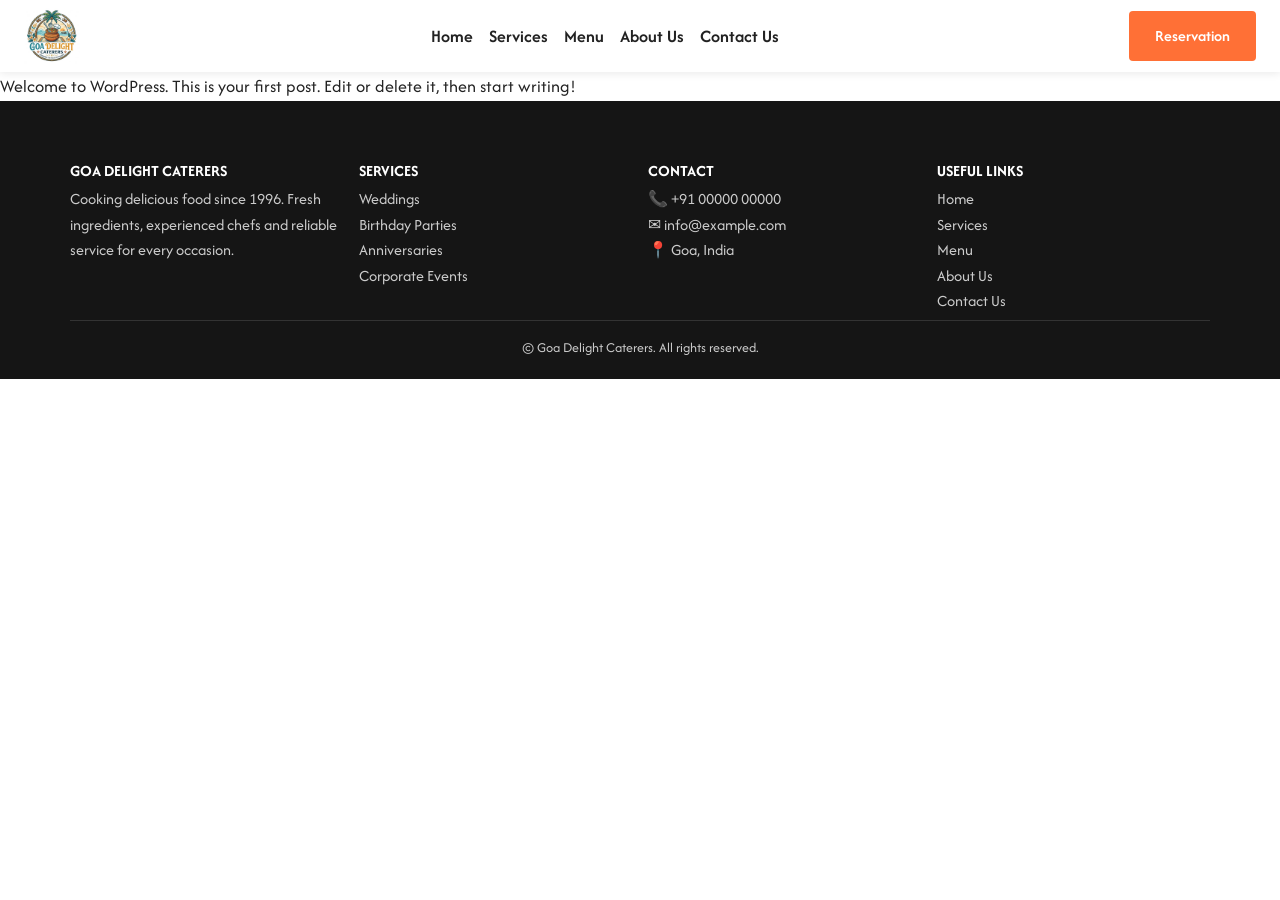
<file: author/demo/index.html>
<!DOCTYPE html>
<html lang="en-US">
<head><meta charset="UTF-8">
	
	<meta name="viewport" content="width=device-width, initial-scale=1">
<meta name="robots" content="max-image-preview:large">
<title>demo – Goa Delight Caterers</title>
<link rel="dns-prefetch" href="//fonts.googleapis.com">



<style id="wp-img-auto-sizes-contain-inline-css">
img:is([sizes=auto i],[sizes^="auto," i]){contain-intrinsic-size:3000px 1500px}
/*# sourceURL=wp-img-auto-sizes-contain-inline-css */
</style>
<style id="wp-block-site-logo-inline-css">
.wp-block-site-logo{box-sizing:border-box;line-height:0}.wp-block-site-logo a{display:inline-block;line-height:0}.wp-block-site-logo.is-default-size img{height:auto;width:120px}.wp-block-site-logo img{height:auto;max-width:100%}.wp-block-site-logo a,.wp-block-site-logo img{border-radius:inherit}.wp-block-site-logo.aligncenter{margin-left:auto;margin-right:auto;text-align:center}:root :where(.wp-block-site-logo.is-style-rounded){border-radius:9999px}
/*# sourceURL=/wp-includes/blocks/site-logo/style.min.css */
</style>
<style id="wp-block-navigation-link-inline-css">
.wp-block-navigation .wp-block-navigation-item__label{overflow-wrap:break-word}.wp-block-navigation .wp-block-navigation-item__description{display:none}.link-ui-tools{outline:1px solid #f0f0f0;padding:8px}.link-ui-block-inserter{padding-top:8px}.link-ui-block-inserter__back{margin-left:8px;text-transform:uppercase}
/*# sourceURL=/wp-includes/blocks/navigation-link/style.min.css */
</style>
<style id="wp-block-navigation-inline-css">
.wp-block-navigation{position:relative}.wp-block-navigation ul{margin-bottom:0;margin-left:0;margin-top:0;padding-left:0}.wp-block-navigation ul,.wp-block-navigation ul li{list-style:none}.wp-block-navigation .wp-block-navigation-item{align-items:center;background-color:inherit;display:flex;position:relative}.wp-block-navigation .wp-block-navigation-item .wp-block-navigation__submenu-container:empty{display:none}.wp-block-navigation .wp-block-navigation-item__content{display:block;z-index:1}.wp-block-navigation .wp-block-navigation-item__content.wp-block-navigation-item__content{color:inherit}.wp-block-navigation.has-text-decoration-underline .wp-block-navigation-item__content,.wp-block-navigation.has-text-decoration-underline .wp-block-navigation-item__content:active,.wp-block-navigation.has-text-decoration-underline .wp-block-navigation-item__content:focus{text-decoration:underline}.wp-block-navigation.has-text-decoration-line-through .wp-block-navigation-item__content,.wp-block-navigation.has-text-decoration-line-through .wp-block-navigation-item__content:active,.wp-block-navigation.has-text-decoration-line-through .wp-block-navigation-item__content:focus{text-decoration:line-through}.wp-block-navigation :where(a),.wp-block-navigation :where(a:active),.wp-block-navigation :where(a:focus){text-decoration:none}.wp-block-navigation .wp-block-navigation__submenu-icon{align-self:center;background-color:inherit;border:none;color:currentColor;display:inline-block;font-size:inherit;height:.6em;line-height:0;margin-left:.25em;padding:0;width:.6em}.wp-block-navigation .wp-block-navigation__submenu-icon svg{stroke:currentColor;display:inline-block;height:inherit;margin-top:.075em;width:inherit}.wp-block-navigation{--navigation-layout-justification-setting:flex-start;--navigation-layout-direction:row;--navigation-layout-wrap:wrap;--navigation-layout-justify:flex-start;--navigation-layout-align:center}.wp-block-navigation.is-vertical{--navigation-layout-direction:column;--navigation-layout-justify:initial;--navigation-layout-align:flex-start}.wp-block-navigation.no-wrap{--navigation-layout-wrap:nowrap}.wp-block-navigation.items-justified-center{--navigation-layout-justification-setting:center;--navigation-layout-justify:center}.wp-block-navigation.items-justified-center.is-vertical{--navigation-layout-align:center}.wp-block-navigation.items-justified-right{--navigation-layout-justification-setting:flex-end;--navigation-layout-justify:flex-end}.wp-block-navigation.items-justified-right.is-vertical{--navigation-layout-align:flex-end}.wp-block-navigation.items-justified-space-between{--navigation-layout-justification-setting:space-between;--navigation-layout-justify:space-between}:where(.wp-block-navigation) ul li{padding:0}.wp-block-navigation .has-child .wp-block-navigation__submenu-container{align-items:normal;background-color:inherit;color:inherit;display:flex;flex-direction:column;opacity:0;position:absolute;z-index:2}@media not (prefers-reduced-motion){.wp-block-navigation .has-child .wp-block-navigation__submenu-container{transition:opacity .1s linear}}.wp-block-navigation .has-child .wp-block-navigation__submenu-container{height:0;overflow:hidden;visibility:hidden;width:0}.wp-block-navigation .has-child .wp-block-navigation__submenu-container>.wp-block-navigation-item>.wp-block-navigation-item__content{display:flex;flex-grow:1;padding:.5em 1em}.wp-block-navigation .has-child .wp-block-navigation__submenu-container>.wp-block-navigation-item>.wp-block-navigation-item__content .wp-block-navigation__submenu-icon{margin-left:auto;margin-right:0}.wp-block-navigation .has-child .wp-block-navigation__submenu-container .wp-block-navigation-item__content{margin:0}.wp-block-navigation .has-child .wp-block-navigation__submenu-container{left:-1px;top:100%}@media (min-width:782px){.wp-block-navigation .has-child .wp-block-navigation__submenu-container .wp-block-navigation__submenu-container{left:100%;top:-1px}.wp-block-navigation .has-child .wp-block-navigation__submenu-container .wp-block-navigation__submenu-container:before{background:transparent;content:"";display:block;height:100%;position:absolute;right:100%;width:.5em}.wp-block-navigation .has-child .wp-block-navigation__submenu-container .wp-block-navigation__submenu-icon{margin-right:.25em}.wp-block-navigation .has-child .wp-block-navigation__submenu-container .wp-block-navigation__submenu-icon svg{transform:rotate(-90deg)}}@media (hover:hover){.wp-block-navigation .has-child:not(.open-on-click):hover>.wp-block-navigation__submenu-container{height:auto;min-width:200px;opacity:1;overflow:visible;visibility:visible;width:auto}}.wp-block-navigation .has-child .wp-block-navigation-submenu__toggle[aria-expanded=true]~.wp-block-navigation__submenu-container,.wp-block-navigation .has-child:not(.open-on-click):not(.open-on-hover-click):focus-within>.wp-block-navigation__submenu-container{height:auto;min-width:200px;opacity:1;overflow:visible;visibility:visible;width:auto}.wp-block-navigation .has-child.open-always{align-items:var(--navigation-layout-align,initial);flex-direction:var(--navigation-layout-direction,initial);flex-wrap:var(--navigation-layout-wrap,wrap);gap:var(--wp--style--block-gap,2em)}.wp-block-navigation .has-child.open-always,.wp-block-navigation .has-child.open-always .wp-block-navigation-item{justify-content:var(--navigation-layout-justify,initial)}.wp-block-navigation .has-child.open-always .wp-block-navigation__submenu-container,.wp-block-navigation .has-child.open-always.wp-block-navigation-submenu{gap:var(--wp--style--block-gap,2em)}.wp-block-navigation .has-child.open-always .wp-block-navigation-item,.wp-block-navigation .has-child.open-always .wp-block-navigation__submenu-container,.wp-block-navigation .has-child.open-always.wp-block-navigation-submenu{padding-bottom:0;padding-top:0}.wp-block-navigation .has-child.open-always .wp-block-navigation__submenu-container{padding-left:var(--wp--style--block-gap,2em);padding-right:var(--wp--style--block-gap,2em)}.wp-block-navigation .has-child.open-always .wp-block-navigation__submenu-container .wp-block-navigation-item__content{padding:0}.wp-block-navigation .has-child.open-always .wp-block-navigation__submenu-container>.wp-block-navigation-item>.wp-block-navigation-item__content,.wp-block-navigation .has-child.open-always>.wp-block-navigation-item__content{flex-grow:0}.wp-block-navigation .has-child.open-always>.wp-block-navigation__submenu-container{background-color:transparent;border:none;color:inherit;flex-basis:100%;height:auto;opacity:1;overflow:visible;position:static;visibility:visible;width:auto}.wp-block-navigation.has-background .has-child .wp-block-navigation__submenu-container{left:0;top:100%}@media (min-width:782px){.wp-block-navigation.has-background .has-child .wp-block-navigation__submenu-container .wp-block-navigation__submenu-container{left:100%;top:0}}.wp-block-navigation-submenu{display:flex;position:relative}.wp-block-navigation-submenu .wp-block-navigation__submenu-icon svg{stroke:currentColor}button.wp-block-navigation-item__content{background-color:transparent;border:none;color:currentColor;font-family:inherit;font-size:inherit;font-style:inherit;font-weight:inherit;letter-spacing:inherit;line-height:inherit;text-align:left;text-transform:inherit}.wp-block-navigation-submenu__toggle{cursor:pointer}.wp-block-navigation-submenu__toggle[aria-expanded=true]+.wp-block-navigation__submenu-icon>svg,.wp-block-navigation-submenu__toggle[aria-expanded=true]>svg{transform:rotate(180deg)}.wp-block-navigation-item.open-on-click .wp-block-navigation-submenu__toggle{padding-left:0;padding-right:.85em}.wp-block-navigation-item.open-on-click .wp-block-navigation-submenu__toggle+.wp-block-navigation__submenu-icon{margin-left:-.6em;pointer-events:none}.wp-block-navigation-item.open-on-click button.wp-block-navigation-item__content:not(.wp-block-navigation-submenu__toggle){padding:0}.wp-block-navigation .wp-block-page-list,.wp-block-navigation__container,.wp-block-navigation__responsive-close,.wp-block-navigation__responsive-container,.wp-block-navigation__responsive-container-content,.wp-block-navigation__responsive-dialog{gap:inherit}:where(.wp-block-navigation.has-background .wp-block-navigation-item a:not(.wp-element-button)),:where(.wp-block-navigation.has-background .wp-block-navigation-submenu a:not(.wp-element-button)){padding:.5em 1em}:where(.wp-block-navigation .wp-block-navigation__submenu-container .wp-block-navigation-item a:not(.wp-element-button)),:where(.wp-block-navigation .wp-block-navigation__submenu-container .wp-block-navigation-submenu a:not(.wp-element-button)),:where(.wp-block-navigation .wp-block-navigation__submenu-container .wp-block-navigation-submenu button.wp-block-navigation-item__content),:where(.wp-block-navigation .wp-block-navigation__submenu-container .wp-block-pages-list__item button.wp-block-navigation-item__content){padding:.5em 1em}.wp-block-navigation.items-justified-right .wp-block-navigation__container .has-child .wp-block-navigation__submenu-container,.wp-block-navigation.items-justified-right .wp-block-page-list>.has-child .wp-block-navigation__submenu-container,.wp-block-navigation.items-justified-space-between .wp-block-page-list>.has-child:last-child .wp-block-navigation__submenu-container,.wp-block-navigation.items-justified-space-between>.wp-block-navigation__container>.has-child:last-child .wp-block-navigation__submenu-container{left:auto;right:0}.wp-block-navigation.items-justified-right .wp-block-navigation__container .has-child .wp-block-navigation__submenu-container .wp-block-navigation__submenu-container,.wp-block-navigation.items-justified-right .wp-block-page-list>.has-child .wp-block-navigation__submenu-container .wp-block-navigation__submenu-container,.wp-block-navigation.items-justified-space-between .wp-block-page-list>.has-child:last-child .wp-block-navigation__submenu-container .wp-block-navigation__submenu-container,.wp-block-navigation.items-justified-space-between>.wp-block-navigation__container>.has-child:last-child .wp-block-navigation__submenu-container .wp-block-navigation__submenu-container{left:-1px;right:-1px}@media (min-width:782px){.wp-block-navigation.items-justified-right .wp-block-navigation__container .has-child .wp-block-navigation__submenu-container .wp-block-navigation__submenu-container,.wp-block-navigation.items-justified-right .wp-block-page-list>.has-child .wp-block-navigation__submenu-container .wp-block-navigation__submenu-container,.wp-block-navigation.items-justified-space-between .wp-block-page-list>.has-child:last-child .wp-block-navigation__submenu-container .wp-block-navigation__submenu-container,.wp-block-navigation.items-justified-space-between>.wp-block-navigation__container>.has-child:last-child .wp-block-navigation__submenu-container .wp-block-navigation__submenu-container{left:auto;right:100%}}.wp-block-navigation:not(.has-background) .wp-block-navigation__submenu-container{background-color:#fff;border:1px solid rgba(0,0,0,.15)}.wp-block-navigation.has-background .wp-block-navigation__submenu-container{background-color:inherit}.wp-block-navigation:not(.has-text-color) .wp-block-navigation__submenu-container{color:#000}.wp-block-navigation__container{align-items:var(--navigation-layout-align,initial);display:flex;flex-direction:var(--navigation-layout-direction,initial);flex-wrap:var(--navigation-layout-wrap,wrap);justify-content:var(--navigation-layout-justify,initial);list-style:none;margin:0;padding-left:0}.wp-block-navigation__container .is-responsive{display:none}.wp-block-navigation__container:only-child,.wp-block-page-list:only-child{flex-grow:1}@keyframes overlay-menu__fade-in-animation{0%{opacity:0;transform:translateY(.5em)}to{opacity:1;transform:translateY(0)}}.wp-block-navigation__responsive-container{bottom:0;display:none;left:0;position:fixed;right:0;top:0}.wp-block-navigation__responsive-container :where(.wp-block-navigation-item a){color:inherit}.wp-block-navigation__responsive-container .wp-block-navigation__responsive-container-content{align-items:var(--navigation-layout-align,initial);display:flex;flex-direction:var(--navigation-layout-direction,initial);flex-wrap:var(--navigation-layout-wrap,wrap);justify-content:var(--navigation-layout-justify,initial)}.wp-block-navigation__responsive-container:not(.is-menu-open.is-menu-open){background-color:inherit!important;color:inherit!important}.wp-block-navigation__responsive-container.is-menu-open{background-color:inherit;display:flex;flex-direction:column}@media not (prefers-reduced-motion){.wp-block-navigation__responsive-container.is-menu-open{animation:overlay-menu__fade-in-animation .1s ease-out;animation-fill-mode:forwards}}.wp-block-navigation__responsive-container.is-menu-open:not(.disable-default-overlay){padding:clamp(1rem,var(--wp--style--root--padding-top),20rem) clamp(1rem,var(--wp--style--root--padding-right),20rem) clamp(1rem,var(--wp--style--root--padding-bottom),20rem) clamp(1rem,var(--wp--style--root--padding-left),20rem)}.wp-block-navigation__responsive-container.is-menu-open{overflow:auto;z-index:100000}.wp-block-navigation__responsive-container.is-menu-open:not(.disable-default-overlay) .wp-block-navigation__responsive-container-content{padding-top:calc(2rem + 24px)}.wp-block-navigation__responsive-container.is-menu-open:where(:not(.disable-default-overlay)) .wp-block-navigation__responsive-container-content{align-items:var(--navigation-layout-justification-setting,inherit);display:flex;flex-direction:column;flex-wrap:nowrap;overflow:visible}.wp-block-navigation__responsive-container.is-menu-open:where(:not(.disable-default-overlay)) .wp-block-navigation__responsive-container-content,.wp-block-navigation__responsive-container.is-menu-open:where(:not(.disable-default-overlay)) .wp-block-navigation__responsive-container-content .wp-block-navigation__container,.wp-block-navigation__responsive-container.is-menu-open:where(:not(.disable-default-overlay)) .wp-block-navigation__responsive-container-content .wp-block-page-list{justify-content:flex-start}.wp-block-navigation__responsive-container.is-menu-open:where(:not(.disable-default-overlay)) .wp-block-navigation__responsive-container-content .wp-block-navigation__submenu-icon{display:none}.wp-block-navigation__responsive-container.is-menu-open:where(:not(.disable-default-overlay)) .wp-block-navigation__responsive-container-content .has-child .wp-block-navigation__submenu-container{border:none;height:auto;min-width:200px;opacity:1;overflow:initial;padding-left:2rem;padding-right:2rem;position:static;visibility:visible;width:auto}.wp-block-navigation__responsive-container.is-menu-open:where(:not(.disable-default-overlay)) .wp-block-navigation__responsive-container-content .wp-block-navigation__container,.wp-block-navigation__responsive-container.is-menu-open:where(:not(.disable-default-overlay)) .wp-block-navigation__responsive-container-content .wp-block-navigation__submenu-container{gap:inherit}.wp-block-navigation__responsive-container.is-menu-open:where(:not(.disable-default-overlay)) .wp-block-navigation__responsive-container-content .wp-block-navigation__submenu-container{padding-top:var(--wp--style--block-gap,2em)}.wp-block-navigation__responsive-container.is-menu-open:where(:not(.disable-default-overlay)) .wp-block-navigation__responsive-container-content .wp-block-navigation-item__content{padding:0}.wp-block-navigation__responsive-container.is-menu-open:where(:not(.disable-default-overlay)) .wp-block-navigation__responsive-container-content .wp-block-navigation-item,.wp-block-navigation__responsive-container.is-menu-open:where(:not(.disable-default-overlay)) .wp-block-navigation__responsive-container-content .wp-block-navigation__container,.wp-block-navigation__responsive-container.is-menu-open:where(:not(.disable-default-overlay)) .wp-block-navigation__responsive-container-content .wp-block-page-list{align-items:var(--navigation-layout-justification-setting,initial);display:flex;flex-direction:column}.wp-block-navigation__responsive-container.is-menu-open:where(:not(.disable-default-overlay)) .wp-block-navigation-item,.wp-block-navigation__responsive-container.is-menu-open:where(:not(.disable-default-overlay)) .wp-block-navigation-item .wp-block-navigation__submenu-container,.wp-block-navigation__responsive-container.is-menu-open:where(:not(.disable-default-overlay)) .wp-block-navigation__container,.wp-block-navigation__responsive-container.is-menu-open:where(:not(.disable-default-overlay)) .wp-block-page-list{background:transparent!important;color:inherit!important}.wp-block-navigation__responsive-container.is-menu-open:where(:not(.disable-default-overlay)) .wp-block-navigation__submenu-container.wp-block-navigation__submenu-container.wp-block-navigation__submenu-container.wp-block-navigation__submenu-container{left:auto;right:auto}.wp-block-navigation__responsive-container.disable-default-overlay .wp-block-navigation__overlay-container{display:none;width:100%}.wp-block-navigation__responsive-container.disable-default-overlay .wp-block-navigation__responsive-close{max-width:none}.wp-block-navigation__responsive-container.disable-default-overlay.is-menu-open .wp-block-navigation__responsive-container-content>:not(.wp-block-navigation__overlay-container){display:none}.wp-block-navigation__responsive-container.disable-default-overlay.is-menu-open .wp-block-navigation__responsive-container-content .wp-block-navigation__overlay-container{display:block}.wp-block-navigation__responsive-container.disable-default-overlay.is-menu-open .wp-block-navigation__responsive-container-content .wp-block-navigation__overlay-container .wp-block-navigation__submenu-container{left:0;right:auto}@media (min-width:600px){.wp-block-navigation__responsive-container:not(.hidden-by-default):not(.is-menu-open){background-color:inherit;display:block;position:relative;width:100%;z-index:auto}.wp-block-navigation__responsive-container:not(.hidden-by-default):not(.is-menu-open) .wp-block-navigation__responsive-container-close{display:none}.wp-block-navigation__responsive-container.is-menu-open .wp-block-navigation__submenu-container.wp-block-navigation__submenu-container.wp-block-navigation__submenu-container.wp-block-navigation__submenu-container{left:0}}.wp-block-navigation:not(.has-background) .wp-block-navigation__responsive-container.is-menu-open:not(.disable-default-overlay){background-color:#fff}.wp-block-navigation:not(.has-text-color) .wp-block-navigation__responsive-container.is-menu-open:not(.disable-default-overlay){color:#000}.wp-block-navigation__toggle_button_label{font-size:1rem;font-weight:700}.wp-block-navigation__responsive-container-close,.wp-block-navigation__responsive-container-open{background:transparent;border:none;color:currentColor;cursor:pointer;margin:0;padding:0;text-transform:inherit;vertical-align:middle}.wp-block-navigation__responsive-container-close svg,.wp-block-navigation__responsive-container-open svg{fill:currentColor;display:block;height:24px;pointer-events:none;width:24px}.wp-block-navigation__responsive-container-open{display:flex}.wp-block-navigation__responsive-container-open.wp-block-navigation__responsive-container-open.wp-block-navigation__responsive-container-open{font-family:inherit;font-size:inherit;font-weight:inherit}@media (min-width:600px){.wp-block-navigation__responsive-container-open:not(.always-shown){display:none}}.wp-block-navigation__responsive-container-close{position:absolute;right:0;top:0;z-index:2}.wp-block-navigation__responsive-container-close.wp-block-navigation__responsive-container-close.wp-block-navigation__responsive-container-close{font-family:inherit;font-size:inherit;font-weight:inherit}.disable-default-overlay .wp-block-navigation__responsive-container-close{right:clamp(1rem,var(--wp--style--root--padding-left),20rem);top:clamp(1rem,var(--wp--style--root--padding-left),20rem)}.wp-block-navigation__responsive-close{width:100%}.has-modal-open .wp-block-navigation__responsive-close{margin-left:auto;margin-right:auto;max-width:var(--wp--style--global--wide-size,100%)}.wp-block-navigation__responsive-close:focus{outline:none}.is-menu-open .wp-block-navigation__responsive-close,.is-menu-open .wp-block-navigation__responsive-container-content,.is-menu-open .wp-block-navigation__responsive-dialog{box-sizing:border-box}.wp-block-navigation__responsive-dialog{position:relative}.has-modal-open .admin-bar .is-menu-open:where(:not(.disable-default-overlay)) .wp-block-navigation__responsive-dialog{margin-top:46px}@media (min-width:782px){.has-modal-open .admin-bar .is-menu-open:where(:not(.disable-default-overlay)) .wp-block-navigation__responsive-dialog{margin-top:32px}}html.has-modal-open{overflow:hidden}
/*# sourceURL=/wp-includes/blocks/navigation/style.min.css */
</style>
<style id="wp-block-button-inline-css">
.wp-block-button__link{align-content:center;box-sizing:border-box;cursor:pointer;display:inline-block;height:100%;text-align:center;word-break:break-word}.wp-block-button__link.aligncenter{text-align:center}.wp-block-button__link.alignright{text-align:right}:where(.wp-block-button__link){border-radius:9999px;box-shadow:none;padding:calc(.667em + 2px) calc(1.333em + 2px);text-decoration:none}.wp-block-button[style*=text-decoration] .wp-block-button__link{text-decoration:inherit}.wp-block-buttons>.wp-block-button.has-custom-width{max-width:none}.wp-block-buttons>.wp-block-button.has-custom-width .wp-block-button__link{width:100%}.wp-block-buttons>.wp-block-button.has-custom-font-size .wp-block-button__link{font-size:inherit}.wp-block-buttons>.wp-block-button[class*=wp-block-button__width]{width:calc(var(--wp--block-button--width)*1% - var(--wp--style--block-gap, .5em)*(1 - var(--wp--block-button--width)/100))}.wp-block-buttons>.wp-block-button.wp-block-button__width-25{width:calc(25% - var(--wp--style--block-gap, .5em)*.75)}.wp-block-buttons>.wp-block-button.wp-block-button__width-50{width:calc(50% - var(--wp--style--block-gap, .5em)*.5)}.wp-block-buttons>.wp-block-button.wp-block-button__width-75{width:calc(75% - var(--wp--style--block-gap, .5em)*.25)}.wp-block-buttons>.wp-block-button.wp-block-button__width-100{flex-basis:100%;width:100%}.wp-block-buttons.is-vertical>.wp-block-button[class*=wp-block-button__width]{width:calc(var(--wp--block-button--width)*1%)}.wp-block-buttons.is-vertical>.wp-block-button.wp-block-button__width-25{width:25%}.wp-block-buttons.is-vertical>.wp-block-button.wp-block-button__width-50{width:50%}.wp-block-buttons.is-vertical>.wp-block-button.wp-block-button__width-75{width:75%}.wp-block-button.is-style-squared,.wp-block-button__link.wp-block-button.is-style-squared{border-radius:0}.wp-block-button.no-border-radius,.wp-block-button__link.no-border-radius{border-radius:0!important}:root :where(.wp-block-button .wp-block-button__link.is-style-outline),:root :where(.wp-block-button.is-style-outline>.wp-block-button__link){border:2px solid;padding:.667em 1.333em}:root :where(.wp-block-button .wp-block-button__link.is-style-outline:not(.has-text-color)),:root :where(.wp-block-button.is-style-outline>.wp-block-button__link:not(.has-text-color)){color:currentColor}:root :where(.wp-block-button .wp-block-button__link.is-style-outline:not(.has-background)),:root :where(.wp-block-button.is-style-outline>.wp-block-button__link:not(.has-background)){background-color:transparent;background-image:none}
/*# sourceURL=/wp-includes/blocks/button/style.min.css */
</style>
<style id="wp-block-buttons-inline-css">
.wp-block-buttons{box-sizing:border-box}.wp-block-buttons.is-vertical{flex-direction:column}.wp-block-buttons.is-vertical>.wp-block-button:last-child{margin-bottom:0}.wp-block-buttons>.wp-block-button{display:inline-block;margin:0}.wp-block-buttons.is-content-justification-left{justify-content:flex-start}.wp-block-buttons.is-content-justification-left.is-vertical{align-items:flex-start}.wp-block-buttons.is-content-justification-center{justify-content:center}.wp-block-buttons.is-content-justification-center.is-vertical{align-items:center}.wp-block-buttons.is-content-justification-right{justify-content:flex-end}.wp-block-buttons.is-content-justification-right.is-vertical{align-items:flex-end}.wp-block-buttons.is-content-justification-space-between{justify-content:space-between}.wp-block-buttons.aligncenter{text-align:center}.wp-block-buttons:not(.is-content-justification-space-between,.is-content-justification-right,.is-content-justification-left,.is-content-justification-center) .wp-block-button.aligncenter{margin-left:auto;margin-right:auto;width:100%}.wp-block-buttons[style*=text-decoration] .wp-block-button,.wp-block-buttons[style*=text-decoration] .wp-block-button__link{text-decoration:inherit}.wp-block-buttons.has-custom-font-size .wp-block-button__link{font-size:inherit}.wp-block-buttons .wp-block-button__link{width:100%}.wp-block-button.aligncenter{text-align:center}
/*# sourceURL=/wp-includes/blocks/buttons/style.min.css */
</style>
<style id="wp-block-group-inline-css">
.wp-block-group{box-sizing:border-box}:where(.wp-block-group.wp-block-group-is-layout-constrained){position:relative}
/*# sourceURL=/wp-includes/blocks/group/style.min.css */
</style>
<style id="wp-block-paragraph-inline-css">
.is-small-text{font-size:.875em}.is-regular-text{font-size:1em}.is-large-text{font-size:2.25em}.is-larger-text{font-size:3em}.has-drop-cap:not(:focus):first-letter{float:left;font-size:8.4em;font-style:normal;font-weight:100;line-height:.68;margin:.05em .1em 0 0;text-transform:uppercase}body.rtl .has-drop-cap:not(:focus):first-letter{float:none;margin-left:.1em}p.has-drop-cap.has-background{overflow:hidden}:root :where(p.has-background){padding:1.25em 2.375em}:where(p.has-text-color:not(.has-link-color)) a{color:inherit}p.has-text-align-left[style*="writing-mode:vertical-lr"],p.has-text-align-right[style*="writing-mode:vertical-rl"]{rotate:180deg}
/*# sourceURL=/wp-includes/blocks/paragraph/style.min.css */
</style>
<style id="wp-block-post-content-inline-css">
.wp-block-post-content{display:flow-root}
/*# sourceURL=/wp-includes/blocks/post-content/style.min.css */
</style>
<style id="wp-block-heading-inline-css">
h1:where(.wp-block-heading).has-background,h2:where(.wp-block-heading).has-background,h3:where(.wp-block-heading).has-background,h4:where(.wp-block-heading).has-background,h5:where(.wp-block-heading).has-background,h6:where(.wp-block-heading).has-background{padding:1.25em 2.375em}h1.has-text-align-left[style*=writing-mode]:where([style*=vertical-lr]),h1.has-text-align-right[style*=writing-mode]:where([style*=vertical-rl]),h2.has-text-align-left[style*=writing-mode]:where([style*=vertical-lr]),h2.has-text-align-right[style*=writing-mode]:where([style*=vertical-rl]),h3.has-text-align-left[style*=writing-mode]:where([style*=vertical-lr]),h3.has-text-align-right[style*=writing-mode]:where([style*=vertical-rl]),h4.has-text-align-left[style*=writing-mode]:where([style*=vertical-lr]),h4.has-text-align-right[style*=writing-mode]:where([style*=vertical-rl]),h5.has-text-align-left[style*=writing-mode]:where([style*=vertical-lr]),h5.has-text-align-right[style*=writing-mode]:where([style*=vertical-rl]),h6.has-text-align-left[style*=writing-mode]:where([style*=vertical-lr]),h6.has-text-align-right[style*=writing-mode]:where([style*=vertical-rl]){rotate:180deg}
/*# sourceURL=/wp-includes/blocks/heading/style.min.css */
</style>
<style id="wp-block-columns-inline-css">
.wp-block-columns{box-sizing:border-box;display:flex;flex-wrap:wrap!important}@media (min-width:782px){.wp-block-columns{flex-wrap:nowrap!important}}.wp-block-columns{align-items:normal!important}.wp-block-columns.are-vertically-aligned-top{align-items:flex-start}.wp-block-columns.are-vertically-aligned-center{align-items:center}.wp-block-columns.are-vertically-aligned-bottom{align-items:flex-end}@media (max-width:781px){.wp-block-columns:not(.is-not-stacked-on-mobile)>.wp-block-column{flex-basis:100%!important}}@media (min-width:782px){.wp-block-columns:not(.is-not-stacked-on-mobile)>.wp-block-column{flex-basis:0;flex-grow:1}.wp-block-columns:not(.is-not-stacked-on-mobile)>.wp-block-column[style*=flex-basis]{flex-grow:0}}.wp-block-columns.is-not-stacked-on-mobile{flex-wrap:nowrap!important}.wp-block-columns.is-not-stacked-on-mobile>.wp-block-column{flex-basis:0;flex-grow:1}.wp-block-columns.is-not-stacked-on-mobile>.wp-block-column[style*=flex-basis]{flex-grow:0}:where(.wp-block-columns){margin-bottom:1.75em}:where(.wp-block-columns.has-background){padding:1.25em 2.375em}.wp-block-column{flex-grow:1;min-width:0;overflow-wrap:break-word;word-break:break-word}.wp-block-column.is-vertically-aligned-top{align-self:flex-start}.wp-block-column.is-vertically-aligned-center{align-self:center}.wp-block-column.is-vertically-aligned-bottom{align-self:flex-end}.wp-block-column.is-vertically-aligned-stretch{align-self:stretch}.wp-block-column.is-vertically-aligned-bottom,.wp-block-column.is-vertically-aligned-center,.wp-block-column.is-vertically-aligned-top{width:100%}
/*# sourceURL=/wp-includes/blocks/columns/style.min.css */
</style>
<style id="wp-emoji-styles-inline-css">

	img.wp-smiley, img.emoji {
		display: inline !important;
		border: none !important;
		box-shadow: none !important;
		height: 1em !important;
		width: 1em !important;
		margin: 0 0.07em !important;
		vertical-align: -0.1em !important;
		background: none !important;
		padding: 0 !important;
	}
/*# sourceURL=wp-emoji-styles-inline-css */
</style>
<style id="wp-block-library-inline-css">
:root{--wp-block-synced-color:#7a00df;--wp-block-synced-color--rgb:122,0,223;--wp-bound-block-color:var(--wp-block-synced-color);--wp-editor-canvas-background:#ddd;--wp-admin-theme-color:#007cba;--wp-admin-theme-color--rgb:0,124,186;--wp-admin-theme-color-darker-10:#006ba1;--wp-admin-theme-color-darker-10--rgb:0,107,160.5;--wp-admin-theme-color-darker-20:#005a87;--wp-admin-theme-color-darker-20--rgb:0,90,135;--wp-admin-border-width-focus:2px}@media (min-resolution:192dpi){:root{--wp-admin-border-width-focus:1.5px}}.wp-element-button{cursor:pointer}:root .has-very-light-gray-background-color{background-color:#eee}:root .has-very-dark-gray-background-color{background-color:#313131}:root .has-very-light-gray-color{color:#eee}:root .has-very-dark-gray-color{color:#313131}:root .has-vivid-green-cyan-to-vivid-cyan-blue-gradient-background{background:linear-gradient(135deg,#00d084,#0693e3)}:root .has-purple-crush-gradient-background{background:linear-gradient(135deg,#34e2e4,#4721fb 50%,#ab1dfe)}:root .has-hazy-dawn-gradient-background{background:linear-gradient(135deg,#faaca8,#dad0ec)}:root .has-subdued-olive-gradient-background{background:linear-gradient(135deg,#fafae1,#67a671)}:root .has-atomic-cream-gradient-background{background:linear-gradient(135deg,#fdd79a,#004a59)}:root .has-nightshade-gradient-background{background:linear-gradient(135deg,#330968,#31cdcf)}:root .has-midnight-gradient-background{background:linear-gradient(135deg,#020381,#2874fc)}:root{--wp--preset--font-size--normal:16px;--wp--preset--font-size--huge:42px}.has-regular-font-size{font-size:1em}.has-larger-font-size{font-size:2.625em}.has-normal-font-size{font-size:var(--wp--preset--font-size--normal)}.has-huge-font-size{font-size:var(--wp--preset--font-size--huge)}:root .has-text-align-center{text-align:center}:root .has-text-align-left{text-align:left}:root .has-text-align-right{text-align:right}.has-fit-text{white-space:nowrap!important}#end-resizable-editor-section{display:none}.aligncenter{clear:both}.items-justified-left{justify-content:flex-start}.items-justified-center{justify-content:center}.items-justified-right{justify-content:flex-end}.items-justified-space-between{justify-content:space-between}.screen-reader-text{word-wrap:normal!important;border:0;clip-path:inset(50%);height:1px;margin:-1px;overflow:hidden;padding:0;position:absolute;width:1px;word-break:normal!important}.screen-reader-text:focus{background-color:#ddd;clip-path:none;color:#444;display:block;font-size:1em;height:auto;left:5px;line-height:normal;padding:15px 23px 14px;text-decoration:none;top:5px;width:auto;z-index:100000}html :where(.has-border-color){border-style:solid}html :where([style^=border-color],[style*=";border-color"],[style*="; border-color"]){border-style:solid}html :where([style^=border-top-color],[style*=";border-top-color"],[style*="; border-top-color"]){border-top-style:solid}html :where([style^=border-right-color],[style*=";border-right-color"],[style*="; border-right-color"]){border-right-style:solid}html :where([style^=border-bottom-color],[style*=";border-bottom-color"],[style*="; border-bottom-color"]){border-bottom-style:solid}html :where([style^=border-left-color],[style*=";border-left-color"],[style*="; border-left-color"]){border-left-style:solid}html :where([style^=border-width],[style*=";border-width"],[style*="; border-width"]){border-style:solid}html :where([style^=border-top-width],[style*=";border-top-width"],[style*="; border-top-width"]){border-top-style:solid}html :where([style^=border-right-width],[style*=";border-right-width"],[style*="; border-right-width"]){border-right-style:solid}html :where([style^=border-bottom-width],[style*=";border-bottom-width"],[style*="; border-bottom-width"]){border-bottom-style:solid}html :where([style^=border-left-width],[style*=";border-left-width"],[style*="; border-left-width"]){border-left-style:solid}html :where(img[class*=wp-image-]){height:auto;max-width:100%}:where(figure){margin:0 0 1em}html :where(.is-position-sticky){--wp-admin--admin-bar--position-offset:var(--wp-admin--admin-bar--height,0px)}@media screen and (max-width:600px){html :where(.is-position-sticky){--wp-admin--admin-bar--position-offset:0px}}
/*# sourceURL=/wp-includes/css/dist/block-library/common.min.css */
</style>
<style id="global-styles-inline-css">
:root{--wp--preset--aspect-ratio--square: 1;--wp--preset--aspect-ratio--4-3: 4/3;--wp--preset--aspect-ratio--3-4: 3/4;--wp--preset--aspect-ratio--3-2: 3/2;--wp--preset--aspect-ratio--2-3: 2/3;--wp--preset--aspect-ratio--16-9: 16/9;--wp--preset--aspect-ratio--9-16: 9/16;--wp--preset--color--black: #000000;--wp--preset--color--cyan-bluish-gray: #abb8c3;--wp--preset--color--white: #ffffff;--wp--preset--color--pale-pink: #f78da7;--wp--preset--color--vivid-red: #cf2e2e;--wp--preset--color--luminous-vivid-orange: #ff6900;--wp--preset--color--luminous-vivid-amber: #fcb900;--wp--preset--color--light-green-cyan: #7bdcb5;--wp--preset--color--vivid-green-cyan: #00d084;--wp--preset--color--pale-cyan-blue: #8ed1fc;--wp--preset--color--vivid-cyan-blue: #0693e3;--wp--preset--color--vivid-purple: #9b51e0;--wp--preset--color--orange: #FF7036;--wp--preset--color--grey: #F5F5F5;--wp--preset--color--gold: #F4B400;--wp--preset--color--text: #222222;--wp--preset--gradient--vivid-cyan-blue-to-vivid-purple: linear-gradient(135deg,rgb(6,147,227) 0%,rgb(155,81,224) 100%);--wp--preset--gradient--light-green-cyan-to-vivid-green-cyan: linear-gradient(135deg,rgb(122,220,180) 0%,rgb(0,208,130) 100%);--wp--preset--gradient--luminous-vivid-amber-to-luminous-vivid-orange: linear-gradient(135deg,rgb(252,185,0) 0%,rgb(255,105,0) 100%);--wp--preset--gradient--luminous-vivid-orange-to-vivid-red: linear-gradient(135deg,rgb(255,105,0) 0%,rgb(207,46,46) 100%);--wp--preset--gradient--very-light-gray-to-cyan-bluish-gray: linear-gradient(135deg,rgb(238,238,238) 0%,rgb(169,184,195) 100%);--wp--preset--gradient--cool-to-warm-spectrum: linear-gradient(135deg,rgb(74,234,220) 0%,rgb(151,120,209) 20%,rgb(207,42,186) 40%,rgb(238,44,130) 60%,rgb(251,105,98) 80%,rgb(254,248,76) 100%);--wp--preset--gradient--blush-light-purple: linear-gradient(135deg,rgb(255,206,236) 0%,rgb(152,150,240) 100%);--wp--preset--gradient--blush-bordeaux: linear-gradient(135deg,rgb(254,205,165) 0%,rgb(254,45,45) 50%,rgb(107,0,62) 100%);--wp--preset--gradient--luminous-dusk: linear-gradient(135deg,rgb(255,203,112) 0%,rgb(199,81,192) 50%,rgb(65,88,208) 100%);--wp--preset--gradient--pale-ocean: linear-gradient(135deg,rgb(255,245,203) 0%,rgb(182,227,212) 50%,rgb(51,167,181) 100%);--wp--preset--gradient--electric-grass: linear-gradient(135deg,rgb(202,248,128) 0%,rgb(113,206,126) 100%);--wp--preset--gradient--midnight: linear-gradient(135deg,rgb(2,3,129) 0%,rgb(40,116,252) 100%);--wp--preset--font-size--small: 15px;--wp--preset--font-size--medium: 18px;--wp--preset--font-size--large: 24px;--wp--preset--font-size--x-large: 36px;--wp--preset--font-size--xx-large: 56px;--wp--preset--font-family--afacad: 'Afacad', system-ui, sans-serif;--wp--preset--font-family--playfair: 'Playfair Display', Georgia, serif;--wp--preset--font-family--system: system-ui, sans-serif;--wp--preset--spacing--20: 0.44rem;--wp--preset--spacing--30: 0.67rem;--wp--preset--spacing--40: 1rem;--wp--preset--spacing--50: 1.5rem;--wp--preset--spacing--60: 2.25rem;--wp--preset--spacing--70: 3.38rem;--wp--preset--spacing--80: 5.06rem;--wp--preset--shadow--natural: 6px 6px 9px rgba(0, 0, 0, 0.2);--wp--preset--shadow--deep: 12px 12px 50px rgba(0, 0, 0, 0.4);--wp--preset--shadow--sharp: 6px 6px 0px rgba(0, 0, 0, 0.2);--wp--preset--shadow--outlined: 6px 6px 0px -3px rgb(255, 255, 255), 6px 6px rgb(0, 0, 0);--wp--preset--shadow--crisp: 6px 6px 0px rgb(0, 0, 0);}.wp-block-button{--wp--preset--dimension--25: 25%;--wp--preset--dimension--50: 50%;--wp--preset--dimension--75: 75%;--wp--preset--dimension--100: 100%;}:root { --wp--style--global--content-size: 1140px;--wp--style--global--wide-size: 1280px; }:where(body) { margin: 0; }.wp-site-blocks > .alignleft { float: left; margin-right: 2em; }.wp-site-blocks > .alignright { float: right; margin-left: 2em; }.wp-site-blocks > .aligncenter { justify-content: center; margin-left: auto; margin-right: auto; }:where(.wp-site-blocks) > * { margin-block-start: 1rem; margin-block-end: 0; }:where(.wp-site-blocks) > :first-child { margin-block-start: 0; }:where(.wp-site-blocks) > :last-child { margin-block-end: 0; }:root { --wp--style--block-gap: 1rem; }:root :where(.is-layout-flow) > :first-child{margin-block-start: 0;}:root :where(.is-layout-flow) > :last-child{margin-block-end: 0;}:root :where(.is-layout-flow) > *{margin-block-start: 1rem;margin-block-end: 0;}:root :where(.is-layout-constrained) > :first-child{margin-block-start: 0;}:root :where(.is-layout-constrained) > :last-child{margin-block-end: 0;}:root :where(.is-layout-constrained) > *{margin-block-start: 1rem;margin-block-end: 0;}:root :where(.is-layout-flex){gap: 1rem;}:root :where(.is-layout-grid){gap: 1rem;}.is-layout-flow > .alignleft{float: left;margin-inline-start: 0;margin-inline-end: 2em;}.is-layout-flow > .alignright{float: right;margin-inline-start: 2em;margin-inline-end: 0;}.is-layout-flow > .aligncenter{margin-left: auto !important;margin-right: auto !important;}.is-layout-constrained > .alignleft{float: left;margin-inline-start: 0;margin-inline-end: 2em;}.is-layout-constrained > .alignright{float: right;margin-inline-start: 2em;margin-inline-end: 0;}.is-layout-constrained > .aligncenter{margin-left: auto !important;margin-right: auto !important;}.is-layout-constrained > :where(:not(.alignleft):not(.alignright):not(.alignfull)){max-width: var(--wp--style--global--content-size);margin-left: auto !important;margin-right: auto !important;}.is-layout-constrained > .alignwide{max-width: var(--wp--style--global--wide-size);}body .is-layout-flex{display: flex;}.is-layout-flex{flex-wrap: wrap;align-items: center;}.is-layout-flex > :is(*, div){margin: 0;}body .is-layout-grid{display: grid;}.is-layout-grid > :is(*, div){margin: 0;}body{background-color: #FFFFFF;color: #222222;font-family: var(--wp--preset--font-family--afacad);font-size: 18px;line-height: 1.6;padding-top: 0px;padding-right: 0px;padding-bottom: 0px;padding-left: 0px;}a:where(:not(.wp-element-button)){color: #FF7036;}h1, h2, h3, h4, h5, h6{font-family: var(--wp--preset--font-family--afacad);font-weight: 700;line-height: 1.2;}:root :where(.wp-element-button, .wp-block-button__link){background-color: #32373c;border-width: 0;color: #fff;font-family: inherit;font-size: inherit;font-style: inherit;font-weight: inherit;letter-spacing: inherit;line-height: inherit;padding-top: calc(0.667em + 2px);padding-right: calc(1.333em + 2px);padding-bottom: calc(0.667em + 2px);padding-left: calc(1.333em + 2px);text-decoration: none;text-transform: inherit;}.has-black-color{color: var(--wp--preset--color--black) !important;}.has-cyan-bluish-gray-color{color: var(--wp--preset--color--cyan-bluish-gray) !important;}.has-white-color{color: var(--wp--preset--color--white) !important;}.has-pale-pink-color{color: var(--wp--preset--color--pale-pink) !important;}.has-vivid-red-color{color: var(--wp--preset--color--vivid-red) !important;}.has-luminous-vivid-orange-color{color: var(--wp--preset--color--luminous-vivid-orange) !important;}.has-luminous-vivid-amber-color{color: var(--wp--preset--color--luminous-vivid-amber) !important;}.has-light-green-cyan-color{color: var(--wp--preset--color--light-green-cyan) !important;}.has-vivid-green-cyan-color{color: var(--wp--preset--color--vivid-green-cyan) !important;}.has-pale-cyan-blue-color{color: var(--wp--preset--color--pale-cyan-blue) !important;}.has-vivid-cyan-blue-color{color: var(--wp--preset--color--vivid-cyan-blue) !important;}.has-vivid-purple-color{color: var(--wp--preset--color--vivid-purple) !important;}.has-orange-color{color: var(--wp--preset--color--orange) !important;}.has-grey-color{color: var(--wp--preset--color--grey) !important;}.has-gold-color{color: var(--wp--preset--color--gold) !important;}.has-text-color{color: var(--wp--preset--color--text) !important;}.has-black-background-color{background-color: var(--wp--preset--color--black) !important;}.has-cyan-bluish-gray-background-color{background-color: var(--wp--preset--color--cyan-bluish-gray) !important;}.has-white-background-color{background-color: var(--wp--preset--color--white) !important;}.has-pale-pink-background-color{background-color: var(--wp--preset--color--pale-pink) !important;}.has-vivid-red-background-color{background-color: var(--wp--preset--color--vivid-red) !important;}.has-luminous-vivid-orange-background-color{background-color: var(--wp--preset--color--luminous-vivid-orange) !important;}.has-luminous-vivid-amber-background-color{background-color: var(--wp--preset--color--luminous-vivid-amber) !important;}.has-light-green-cyan-background-color{background-color: var(--wp--preset--color--light-green-cyan) !important;}.has-vivid-green-cyan-background-color{background-color: var(--wp--preset--color--vivid-green-cyan) !important;}.has-pale-cyan-blue-background-color{background-color: var(--wp--preset--color--pale-cyan-blue) !important;}.has-vivid-cyan-blue-background-color{background-color: var(--wp--preset--color--vivid-cyan-blue) !important;}.has-vivid-purple-background-color{background-color: var(--wp--preset--color--vivid-purple) !important;}.has-orange-background-color{background-color: var(--wp--preset--color--orange) !important;}.has-grey-background-color{background-color: var(--wp--preset--color--grey) !important;}.has-gold-background-color{background-color: var(--wp--preset--color--gold) !important;}.has-text-background-color{background-color: var(--wp--preset--color--text) !important;}.has-black-border-color{border-color: var(--wp--preset--color--black) !important;}.has-cyan-bluish-gray-border-color{border-color: var(--wp--preset--color--cyan-bluish-gray) !important;}.has-white-border-color{border-color: var(--wp--preset--color--white) !important;}.has-pale-pink-border-color{border-color: var(--wp--preset--color--pale-pink) !important;}.has-vivid-red-border-color{border-color: var(--wp--preset--color--vivid-red) !important;}.has-luminous-vivid-orange-border-color{border-color: var(--wp--preset--color--luminous-vivid-orange) !important;}.has-luminous-vivid-amber-border-color{border-color: var(--wp--preset--color--luminous-vivid-amber) !important;}.has-light-green-cyan-border-color{border-color: var(--wp--preset--color--light-green-cyan) !important;}.has-vivid-green-cyan-border-color{border-color: var(--wp--preset--color--vivid-green-cyan) !important;}.has-pale-cyan-blue-border-color{border-color: var(--wp--preset--color--pale-cyan-blue) !important;}.has-vivid-cyan-blue-border-color{border-color: var(--wp--preset--color--vivid-cyan-blue) !important;}.has-vivid-purple-border-color{border-color: var(--wp--preset--color--vivid-purple) !important;}.has-orange-border-color{border-color: var(--wp--preset--color--orange) !important;}.has-grey-border-color{border-color: var(--wp--preset--color--grey) !important;}.has-gold-border-color{border-color: var(--wp--preset--color--gold) !important;}.has-text-border-color{border-color: var(--wp--preset--color--text) !important;}.has-vivid-cyan-blue-to-vivid-purple-gradient-background{background: var(--wp--preset--gradient--vivid-cyan-blue-to-vivid-purple) !important;}.has-light-green-cyan-to-vivid-green-cyan-gradient-background{background: var(--wp--preset--gradient--light-green-cyan-to-vivid-green-cyan) !important;}.has-luminous-vivid-amber-to-luminous-vivid-orange-gradient-background{background: var(--wp--preset--gradient--luminous-vivid-amber-to-luminous-vivid-orange) !important;}.has-luminous-vivid-orange-to-vivid-red-gradient-background{background: var(--wp--preset--gradient--luminous-vivid-orange-to-vivid-red) !important;}.has-very-light-gray-to-cyan-bluish-gray-gradient-background{background: var(--wp--preset--gradient--very-light-gray-to-cyan-bluish-gray) !important;}.has-cool-to-warm-spectrum-gradient-background{background: var(--wp--preset--gradient--cool-to-warm-spectrum) !important;}.has-blush-light-purple-gradient-background{background: var(--wp--preset--gradient--blush-light-purple) !important;}.has-blush-bordeaux-gradient-background{background: var(--wp--preset--gradient--blush-bordeaux) !important;}.has-luminous-dusk-gradient-background{background: var(--wp--preset--gradient--luminous-dusk) !important;}.has-pale-ocean-gradient-background{background: var(--wp--preset--gradient--pale-ocean) !important;}.has-electric-grass-gradient-background{background: var(--wp--preset--gradient--electric-grass) !important;}.has-midnight-gradient-background{background: var(--wp--preset--gradient--midnight) !important;}.has-small-font-size{font-size: var(--wp--preset--font-size--small) !important;}.has-medium-font-size{font-size: var(--wp--preset--font-size--medium) !important;}.has-large-font-size{font-size: var(--wp--preset--font-size--large) !important;}.has-x-large-font-size{font-size: var(--wp--preset--font-size--x-large) !important;}.has-xx-large-font-size{font-size: var(--wp--preset--font-size--xx-large) !important;}.has-afacad-font-family{font-family: var(--wp--preset--font-family--afacad) !important;}.has-playfair-font-family{font-family: var(--wp--preset--font-family--playfair) !important;}.has-system-font-family{font-family: var(--wp--preset--font-family--system) !important;}
:root :where(.wp-block-button .wp-block-button__link){background-color: #FF7036;border-radius: 4px;color: #FFFFFF;font-size: 16px;font-weight: 600;padding-top: 12px;padding-right: 26px;padding-bottom: 12px;padding-left: 26px;}
/*# sourceURL=global-styles-inline-css */
</style>
<style id="core-block-supports-inline-css">
.wp-container-core-navigation-is-layout-4927ffd3{justify-content:center;}.wp-container-core-group-is-layout-a25e2136{flex-wrap:nowrap;justify-content:space-between;}.wp-container-core-columns-is-layout-461897f4{flex-wrap:nowrap;}
/*# sourceURL=core-block-supports-inline-css */
</style>
<style id="wp-block-template-skip-link-inline-css">
/*! This file is auto-generated */
.skip-link.screen-reader-text{border:0;clip-path:inset(50%);height:1px;margin:-1px;overflow:hidden;padding:0;position:absolute!important;width:1px;word-wrap:normal!important;word-break:normal!important}.skip-link.screen-reader-text:focus{background-color:#eee;clip-path:none;color:#444;display:block;font-size:1em;height:auto;left:5px;line-height:normal;padding:15px 23px 14px;text-decoration:none;top:5px;width:auto;z-index:100000}
/*# sourceURL=/wp-includes/css/wp-block-template-skip-link.min.css */
</style>
<link rel="stylesheet" id="gd-fonts-css" href="https://fonts.googleapis.com/css2?family=Afacad:wght@400;500;600;700&amp;family=Playfair+Display:wght@600;700&amp;display=swap" media="all">
<link rel="stylesheet" id="gd-style-css" href="/wp-content/themes/goa-delight-blocks/style.css?ver=2.0.0" media="all">
<link rel="EditURI" type="application/rsd+xml" title="RSD" href="/xmlrpc.php?rsd">
<meta name="generator" content="WordPress 7.1.4">
<script id="wp-importmap" type="importmap">
{"imports":{"@wordpress/interactivity":"/wp-includes/js/dist/script-modules/interactivity/index.min.js?ver=6a43cba92ed701f32cd9"}}
</script>
<link rel="modulepreload" href="/wp-includes/js/dist/script-modules/interactivity/index.min.js?ver=6a43cba92ed701f32cd9" id="@wordpress/interactivity-js-modulepreload" fetchpriority="low">
</head>

<body class="archive author author-demo author-1 wp-custom-logo wp-embed-responsive wp-theme-goa-delight-blocks">

<a class="skip-link screen-reader-text" id="wp-skip-link" href="#wp--skip-link--target">Skip to content</a><div class="wp-site-blocks"><header class="wp-block-template-part">
<div class="wp-block-group gd-header is-content-justification-space-between is-nowrap is-layout-flex wp-container-core-group-is-layout-a25e2136 wp-block-group-is-layout-flex"><div class="wp-block-site-logo"><a href="/" class="custom-logo-link" rel="home"><img width="56" height="56" src="/wp-content/uploads/2026/11/gd-logo.png" class="custom-logo" alt="Goa Delight Caterers" decoding="async"></a></div>

<nav class="is-responsive items-justified-center wp-block-navigation is-content-justification-center is-layout-flex wp-container-core-navigation-is-layout-4927ffd3 wp-block-navigation-is-layout-flex" aria-label="Menu" data-wp-interactive="core/navigation" data-wp-context='{"overlayOpenedBy":{"click":false,"hover":false,"focus":false},"type":"overlay","roleAttribute":"","ariaLabel":"Menu"}'><button aria-haspopup="dialog" aria-label="Open menu" class="wp-block-navigation__responsive-container-open" data-wp-on--click="actions.openMenuOnClick" data-wp-on--keydown="actions.handleMenuKeydown"><svg width="24" height="24" xmlns="http://www.w3.org/2000/svg" viewbox="0 0 24 24" aria-hidden="true" focusable="false"><path d="M4 7.5h16v1.5H4z"></path><path d="M4 15h16v1.5H4z"></path></svg></button>
				<div class="wp-block-navigation__responsive-container" id="modal-1" data-wp-class--has-modal-open="state.isMenuOpen" data-wp-class--is-menu-open="state.isMenuOpen" data-wp-watch="callbacks.initMenu" data-wp-on--keydown="actions.handleMenuKeydown" data-wp-on--focusout="actions.handleMenuFocusout" tabindex="-1">
					<div class="wp-block-navigation__responsive-close" tabindex="-1">
						<div class="wp-block-navigation__responsive-dialog" data-wp-bind--aria-modal="state.ariaModal" data-wp-bind--aria-label="state.ariaLabel" data-wp-bind--role="state.roleAttribute">
							<button aria-label="Close menu" class="wp-block-navigation__responsive-container-close" data-wp-on--click="actions.closeMenuOnClick"><svg xmlns="http://www.w3.org/2000/svg" viewbox="0 0 24 24" width="24" height="24" aria-hidden="true" focusable="false"><path d="m13.06 12 6.47-6.47-1.06-1.06L12 10.94 5.53 4.47 4.47 5.53 10.94 12l-6.47 6.47 1.06 1.06L12 13.06l6.47 6.47 1.06-1.06L13.06 12Z"></path></svg></button>
							<div class="wp-block-navigation__responsive-container-content" data-wp-watch="callbacks.focusFirstElement" id="modal-1-content">
								<ul class="wp-block-navigation__container is-responsive items-justified-center wp-block-navigation"><li class="wp-block-navigation-item wp-block-navigation-link"><a class="wp-block-navigation-item__content" href="/"><span class="wp-block-navigation-item__label">Home</span></a></li><li class="wp-block-navigation-item wp-block-navigation-link"><a class="wp-block-navigation-item__content" href="/services/"><span class="wp-block-navigation-item__label">Services</span></a></li><li class="wp-block-navigation-item wp-block-navigation-link"><a class="wp-block-navigation-item__content" href="/menu/"><span class="wp-block-navigation-item__label">Menu</span></a></li><li class="wp-block-navigation-item wp-block-navigation-link"><a class="wp-block-navigation-item__content" href="/about-us/"><span class="wp-block-navigation-item__label">About Us</span></a></li><li class="wp-block-navigation-item wp-block-navigation-link"><a class="wp-block-navigation-item__content" href="/contact-us/"><span class="wp-block-navigation-item__label">Contact Us</span></a></li></ul>
								
							</div>
						</div>
					</div>
				</div></nav>


<div class="wp-block-buttons is-layout-flex wp-block-buttons-is-layout-flex">
<div class="wp-block-button"><a class="wp-block-button__link wp-element-button" href="/contact-us/#reservation">Reservation</a></div>
</div>
</div>
</header>

<main id="wp--skip-link--target" class="wp-block-group is-layout-flow wp-block-group-is-layout-flow"><div class="entry-content wp-block-post-content is-layout-flow wp-block-post-content-is-layout-flow">
<p class="wp-block-paragraph">Welcome to WordPress. This is your first post. Edit or delete it, then start writing!</p>
</div></main>

<footer class="wp-block-template-part">
<div class="wp-block-group alignfull gd-footer is-layout-constrained wp-block-group-is-layout-constrained">
<div class="wp-block-columns is-layout-flex wp-container-core-columns-is-layout-461897f4 wp-block-columns-is-layout-flex"><div class="wp-block-column is-layout-flow wp-block-column-is-layout-flow"><h4 class="wp-block-heading">Goa Delight Caterers</h4><p class="wp-block-paragraph">Cooking delicious food since 1996. Fresh ingredients, experienced chefs and reliable service for every occasion.</p></div>
<div class="wp-block-column is-layout-flow wp-block-column-is-layout-flow"><h4 class="wp-block-heading">Services</h4><p class="wp-block-paragraph">Weddings<br>Birthday Parties<br>Anniversaries<br>Corporate Events</p></div>
<div class="wp-block-column is-layout-flow wp-block-column-is-layout-flow"><h4 class="wp-block-heading">Contact</h4><p class="wp-block-paragraph">📞 +91 00000 00000<br>✉ info@example.com<br>📍 Goa, India</p></div>
<div class="wp-block-column is-layout-flow wp-block-column-is-layout-flow"><h4 class="wp-block-heading">Useful Links</h4><p class="wp-block-paragraph"><a href="/">Home</a><br><a href="/services/">Services</a><br><a href="/menu/">Menu</a><br><a href="/about-us/">About Us</a><br><a href="/contact-us/">Contact Us</a></p></div></div>

<p class="has-text-align-center gd-copy wp-block-paragraph">© Goa Delight Caterers. All rights reserved.</p></div>

</footer>
</div>
<script type="speculationrules">
{"prefetch":[{"source":"document","where":{"and":[{"href_matches":"/wordpress/*"},{"not":{"href_matches":["/wordpress/wp-*.php","/wordpress/wp-admin/*","/wordpress/wp-content/uploads/*","/wordpress/wp-content/*","/wordpress/wp-content/plugins/*","/wordpress/wp-content/themes/goa-delight-blocks/*","/wordpress/*\\?(.+)"]}},{"not":{"selector_matches":"a[rel~=\"nofollow\"]"}},{"not":{"selector_matches":".no-prefetch, .no-prefetch a"}}]},"eagerness":"conservative"}]}
</script>
<button id="gd-top" aria-label="Back to top">↑</button>
<script>(function(){var t=document.getElementById('gd-top');window.addEventListener('scroll',function(){t.style.display=window.scrollY>400?'block':'none'});t.addEventListener('click',function(){window.scrollTo({top:0,behavior:'smooth'})})})();</script>
<script data-wp-router-options="{&quot;loadOnClientNavigation&quot;:true}" fetchpriority="low" id="@wordpress/block-library/navigation/view-js-module" src="/wp-includes/js/dist/script-modules/block-library/navigation/view.min.js?ver=1bf28ded04f9f188bdcb" type="module"></script>
<script id="wp-emoji-settings" type="application/json">
{"baseUrl":"https://s.w.org/images/core/emoji/17.0.2/72x72/","ext":".png","svgUrl":"https://s.w.org/images/core/emoji/17.0.2/svg/","svgExt":".svg","source":{"concatemoji":"/wp-includes/js/wp-emoji-release.min.js?ver=7.1.4"}}
</script>
<script type="module">
/*! This file is auto-generated */
var e="script#wp-emoji-settings",t=document.querySelector(e);if(!(t instanceof HTMLScriptElement))throw new Error("Element missing: "+e);const r=JSON.parse(t.text),s=(window._wpemojiSettings=r,"wpEmojiSettingsSupports"),o=["flag","emoji"];function i(e){try{var t={supportTests:e,timestamp:(new Date).valueOf()};sessionStorage.setItem(s,JSON.stringify(t))}catch(e){}}function c(e,t,n){e.clearRect(0,0,e.canvas.width,e.canvas.height),e.fillText(t,0,0);t=new Uint32Array(e.getImageData(0,0,e.canvas.width,e.canvas.height).data);e.clearRect(0,0,e.canvas.width,e.canvas.height),e.fillText(n,0,0);const r=new Uint32Array(e.getImageData(0,0,e.canvas.width,e.canvas.height).data);return t.every((e,t)=>e===r[t])}function p(e,t){e.clearRect(0,0,e.canvas.width,e.canvas.height),e.fillText(t,0,0);var n=e.getImageData(16,16,1,1);for(let e=0;e<n.data.length;e++)if(0!==n.data[e])return!1;return!0}function u(e,t,n,r){switch(t){case"flag":return n(e,"\ud83c\udff3\ufe0f\u200d\u26a7\ufe0f","\ud83c\udff3\ufe0f\u200b\u26a7\ufe0f")?!1:!n(e,"\ud83c\udde8\ud83c\uddf6","\ud83c\udde8\u200b\ud83c\uddf6")&&!n(e,"\ud83c\udff4\udb40\udc67\udb40\udc62\udb40\udc65\udb40\udc6e\udb40\udc67\udb40\udc7f","\ud83c\udff4\u200b\udb40\udc67\u200b\udb40\udc62\u200b\udb40\udc65\u200b\udb40\udc6e\u200b\udb40\udc67\u200b\udb40\udc7f");case"emoji":return!r(e,"\ud83e\u1fac8")}return!1}function f(e,t,n,r){let a;const s=(a="undefined"!=typeof WorkerGlobalScope&&self instanceof WorkerGlobalScope?new OffscreenCanvas(300,150):document.createElement("canvas")).getContext("2d",{willReadFrequently:!0}),o=(s.textBaseline="top",s.font="600 32px Arial",{});return e.forEach(e=>{o[e]=t(s,e,n,r)}),o}function a(e){var t=document.createElement("script");t.src=e,t.defer=!0,document.head.appendChild(t)}r.supports={everything:!0,everythingExceptFlag:!0},new Promise(t=>{let n=function(){try{var e=JSON.parse(sessionStorage.getItem(s));if("object"==typeof e&&"number"==typeof e.timestamp&&(new Date).valueOf()<e.timestamp+604800&&"object"==typeof e.supportTests)return e.supportTests}catch(e){}return null}();if(!n){if("undefined"!=typeof Worker&&"undefined"!=typeof OffscreenCanvas&&"undefined"!=typeof URL&&URL.createObjectURL&&"undefined"!=typeof Blob)try{var e="postMessage("+f.toString()+"("+[JSON.stringify(o),u.toString(),c.toString(),p.toString()].join(",")+"));",r=new Blob([e],{type:"text/javascript"});const a=new Worker(URL.createObjectURL(r),{name:"wpTestEmojiSupports"});return void(a.onmessage=e=>{i(n=e.data),a.terminate(),t(n)})}catch(e){}i(n=f(o,u,c,p))}t(n)}).then(e=>{for(const n in e)r.supports[n]=e[n],r.supports.everything=r.supports.everything&&r.supports[n],"flag"!==n&&(r.supports.everythingExceptFlag=r.supports.everythingExceptFlag&&r.supports[n]);var t;r.supports.everythingExceptFlag=r.supports.everythingExceptFlag&&!r.supports.flag,r.supports.everything||((t=r.source||{}).concatemoji?a(t.concatemoji):t.wpemoji&&t.twemoji&&(a(t.twemoji),a(t.wpemoji)))});
//# sourceURL=/wp-includes/js/wp-emoji-loader.min.js
</script>
</body>
</html>
</file>
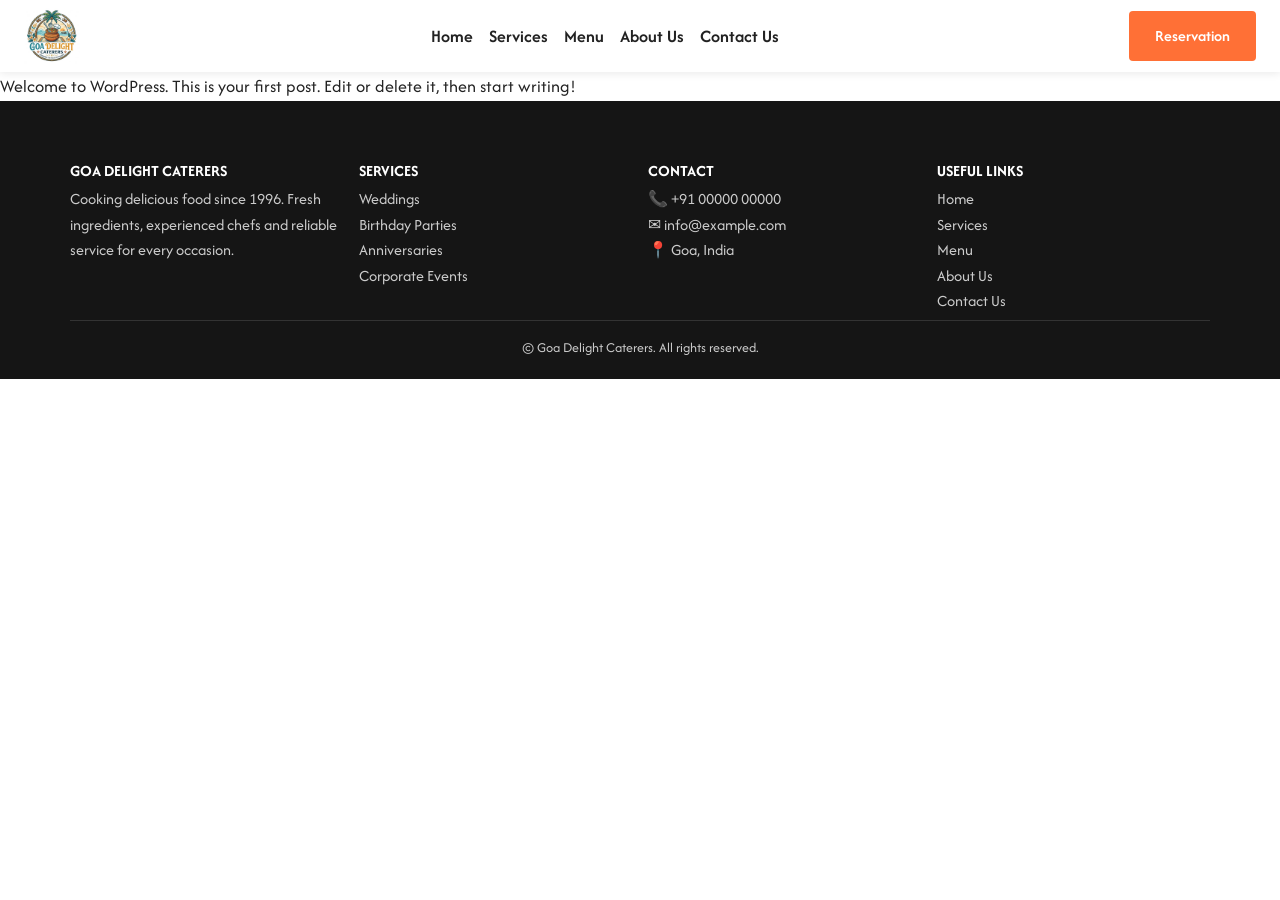
<file: category/uncategorized/index.html>
<!DOCTYPE html>
<html lang="en-US">
<head><meta charset="UTF-8">
	
	<meta name="viewport" content="width=device-width, initial-scale=1">
<meta name="robots" content="max-image-preview:large">
<title>Uncategorized – Goa Delight Caterers</title>
<link rel="dns-prefetch" href="//fonts.googleapis.com">



<style id="wp-img-auto-sizes-contain-inline-css">
img:is([sizes=auto i],[sizes^="auto," i]){contain-intrinsic-size:3000px 1500px}
/*# sourceURL=wp-img-auto-sizes-contain-inline-css */
</style>
<style id="wp-block-site-logo-inline-css">
.wp-block-site-logo{box-sizing:border-box;line-height:0}.wp-block-site-logo a{display:inline-block;line-height:0}.wp-block-site-logo.is-default-size img{height:auto;width:120px}.wp-block-site-logo img{height:auto;max-width:100%}.wp-block-site-logo a,.wp-block-site-logo img{border-radius:inherit}.wp-block-site-logo.aligncenter{margin-left:auto;margin-right:auto;text-align:center}:root :where(.wp-block-site-logo.is-style-rounded){border-radius:9999px}
/*# sourceURL=/wp-includes/blocks/site-logo/style.min.css */
</style>
<style id="wp-block-navigation-link-inline-css">
.wp-block-navigation .wp-block-navigation-item__label{overflow-wrap:break-word}.wp-block-navigation .wp-block-navigation-item__description{display:none}.link-ui-tools{outline:1px solid #f0f0f0;padding:8px}.link-ui-block-inserter{padding-top:8px}.link-ui-block-inserter__back{margin-left:8px;text-transform:uppercase}
/*# sourceURL=/wp-includes/blocks/navigation-link/style.min.css */
</style>
<style id="wp-block-navigation-inline-css">
.wp-block-navigation{position:relative}.wp-block-navigation ul{margin-bottom:0;margin-left:0;margin-top:0;padding-left:0}.wp-block-navigation ul,.wp-block-navigation ul li{list-style:none}.wp-block-navigation .wp-block-navigation-item{align-items:center;background-color:inherit;display:flex;position:relative}.wp-block-navigation .wp-block-navigation-item .wp-block-navigation__submenu-container:empty{display:none}.wp-block-navigation .wp-block-navigation-item__content{display:block;z-index:1}.wp-block-navigation .wp-block-navigation-item__content.wp-block-navigation-item__content{color:inherit}.wp-block-navigation.has-text-decoration-underline .wp-block-navigation-item__content,.wp-block-navigation.has-text-decoration-underline .wp-block-navigation-item__content:active,.wp-block-navigation.has-text-decoration-underline .wp-block-navigation-item__content:focus{text-decoration:underline}.wp-block-navigation.has-text-decoration-line-through .wp-block-navigation-item__content,.wp-block-navigation.has-text-decoration-line-through .wp-block-navigation-item__content:active,.wp-block-navigation.has-text-decoration-line-through .wp-block-navigation-item__content:focus{text-decoration:line-through}.wp-block-navigation :where(a),.wp-block-navigation :where(a:active),.wp-block-navigation :where(a:focus){text-decoration:none}.wp-block-navigation .wp-block-navigation__submenu-icon{align-self:center;background-color:inherit;border:none;color:currentColor;display:inline-block;font-size:inherit;height:.6em;line-height:0;margin-left:.25em;padding:0;width:.6em}.wp-block-navigation .wp-block-navigation__submenu-icon svg{stroke:currentColor;display:inline-block;height:inherit;margin-top:.075em;width:inherit}.wp-block-navigation{--navigation-layout-justification-setting:flex-start;--navigation-layout-direction:row;--navigation-layout-wrap:wrap;--navigation-layout-justify:flex-start;--navigation-layout-align:center}.wp-block-navigation.is-vertical{--navigation-layout-direction:column;--navigation-layout-justify:initial;--navigation-layout-align:flex-start}.wp-block-navigation.no-wrap{--navigation-layout-wrap:nowrap}.wp-block-navigation.items-justified-center{--navigation-layout-justification-setting:center;--navigation-layout-justify:center}.wp-block-navigation.items-justified-center.is-vertical{--navigation-layout-align:center}.wp-block-navigation.items-justified-right{--navigation-layout-justification-setting:flex-end;--navigation-layout-justify:flex-end}.wp-block-navigation.items-justified-right.is-vertical{--navigation-layout-align:flex-end}.wp-block-navigation.items-justified-space-between{--navigation-layout-justification-setting:space-between;--navigation-layout-justify:space-between}:where(.wp-block-navigation) ul li{padding:0}.wp-block-navigation .has-child .wp-block-navigation__submenu-container{align-items:normal;background-color:inherit;color:inherit;display:flex;flex-direction:column;opacity:0;position:absolute;z-index:2}@media not (prefers-reduced-motion){.wp-block-navigation .has-child .wp-block-navigation__submenu-container{transition:opacity .1s linear}}.wp-block-navigation .has-child .wp-block-navigation__submenu-container{height:0;overflow:hidden;visibility:hidden;width:0}.wp-block-navigation .has-child .wp-block-navigation__submenu-container>.wp-block-navigation-item>.wp-block-navigation-item__content{display:flex;flex-grow:1;padding:.5em 1em}.wp-block-navigation .has-child .wp-block-navigation__submenu-container>.wp-block-navigation-item>.wp-block-navigation-item__content .wp-block-navigation__submenu-icon{margin-left:auto;margin-right:0}.wp-block-navigation .has-child .wp-block-navigation__submenu-container .wp-block-navigation-item__content{margin:0}.wp-block-navigation .has-child .wp-block-navigation__submenu-container{left:-1px;top:100%}@media (min-width:782px){.wp-block-navigation .has-child .wp-block-navigation__submenu-container .wp-block-navigation__submenu-container{left:100%;top:-1px}.wp-block-navigation .has-child .wp-block-navigation__submenu-container .wp-block-navigation__submenu-container:before{background:transparent;content:"";display:block;height:100%;position:absolute;right:100%;width:.5em}.wp-block-navigation .has-child .wp-block-navigation__submenu-container .wp-block-navigation__submenu-icon{margin-right:.25em}.wp-block-navigation .has-child .wp-block-navigation__submenu-container .wp-block-navigation__submenu-icon svg{transform:rotate(-90deg)}}@media (hover:hover){.wp-block-navigation .has-child:not(.open-on-click):hover>.wp-block-navigation__submenu-container{height:auto;min-width:200px;opacity:1;overflow:visible;visibility:visible;width:auto}}.wp-block-navigation .has-child .wp-block-navigation-submenu__toggle[aria-expanded=true]~.wp-block-navigation__submenu-container,.wp-block-navigation .has-child:not(.open-on-click):not(.open-on-hover-click):focus-within>.wp-block-navigation__submenu-container{height:auto;min-width:200px;opacity:1;overflow:visible;visibility:visible;width:auto}.wp-block-navigation .has-child.open-always{align-items:var(--navigation-layout-align,initial);flex-direction:var(--navigation-layout-direction,initial);flex-wrap:var(--navigation-layout-wrap,wrap);gap:var(--wp--style--block-gap,2em)}.wp-block-navigation .has-child.open-always,.wp-block-navigation .has-child.open-always .wp-block-navigation-item{justify-content:var(--navigation-layout-justify,initial)}.wp-block-navigation .has-child.open-always .wp-block-navigation__submenu-container,.wp-block-navigation .has-child.open-always.wp-block-navigation-submenu{gap:var(--wp--style--block-gap,2em)}.wp-block-navigation .has-child.open-always .wp-block-navigation-item,.wp-block-navigation .has-child.open-always .wp-block-navigation__submenu-container,.wp-block-navigation .has-child.open-always.wp-block-navigation-submenu{padding-bottom:0;padding-top:0}.wp-block-navigation .has-child.open-always .wp-block-navigation__submenu-container{padding-left:var(--wp--style--block-gap,2em);padding-right:var(--wp--style--block-gap,2em)}.wp-block-navigation .has-child.open-always .wp-block-navigation__submenu-container .wp-block-navigation-item__content{padding:0}.wp-block-navigation .has-child.open-always .wp-block-navigation__submenu-container>.wp-block-navigation-item>.wp-block-navigation-item__content,.wp-block-navigation .has-child.open-always>.wp-block-navigation-item__content{flex-grow:0}.wp-block-navigation .has-child.open-always>.wp-block-navigation__submenu-container{background-color:transparent;border:none;color:inherit;flex-basis:100%;height:auto;opacity:1;overflow:visible;position:static;visibility:visible;width:auto}.wp-block-navigation.has-background .has-child .wp-block-navigation__submenu-container{left:0;top:100%}@media (min-width:782px){.wp-block-navigation.has-background .has-child .wp-block-navigation__submenu-container .wp-block-navigation__submenu-container{left:100%;top:0}}.wp-block-navigation-submenu{display:flex;position:relative}.wp-block-navigation-submenu .wp-block-navigation__submenu-icon svg{stroke:currentColor}button.wp-block-navigation-item__content{background-color:transparent;border:none;color:currentColor;font-family:inherit;font-size:inherit;font-style:inherit;font-weight:inherit;letter-spacing:inherit;line-height:inherit;text-align:left;text-transform:inherit}.wp-block-navigation-submenu__toggle{cursor:pointer}.wp-block-navigation-submenu__toggle[aria-expanded=true]+.wp-block-navigation__submenu-icon>svg,.wp-block-navigation-submenu__toggle[aria-expanded=true]>svg{transform:rotate(180deg)}.wp-block-navigation-item.open-on-click .wp-block-navigation-submenu__toggle{padding-left:0;padding-right:.85em}.wp-block-navigation-item.open-on-click .wp-block-navigation-submenu__toggle+.wp-block-navigation__submenu-icon{margin-left:-.6em;pointer-events:none}.wp-block-navigation-item.open-on-click button.wp-block-navigation-item__content:not(.wp-block-navigation-submenu__toggle){padding:0}.wp-block-navigation .wp-block-page-list,.wp-block-navigation__container,.wp-block-navigation__responsive-close,.wp-block-navigation__responsive-container,.wp-block-navigation__responsive-container-content,.wp-block-navigation__responsive-dialog{gap:inherit}:where(.wp-block-navigation.has-background .wp-block-navigation-item a:not(.wp-element-button)),:where(.wp-block-navigation.has-background .wp-block-navigation-submenu a:not(.wp-element-button)){padding:.5em 1em}:where(.wp-block-navigation .wp-block-navigation__submenu-container .wp-block-navigation-item a:not(.wp-element-button)),:where(.wp-block-navigation .wp-block-navigation__submenu-container .wp-block-navigation-submenu a:not(.wp-element-button)),:where(.wp-block-navigation .wp-block-navigation__submenu-container .wp-block-navigation-submenu button.wp-block-navigation-item__content),:where(.wp-block-navigation .wp-block-navigation__submenu-container .wp-block-pages-list__item button.wp-block-navigation-item__content){padding:.5em 1em}.wp-block-navigation.items-justified-right .wp-block-navigation__container .has-child .wp-block-navigation__submenu-container,.wp-block-navigation.items-justified-right .wp-block-page-list>.has-child .wp-block-navigation__submenu-container,.wp-block-navigation.items-justified-space-between .wp-block-page-list>.has-child:last-child .wp-block-navigation__submenu-container,.wp-block-navigation.items-justified-space-between>.wp-block-navigation__container>.has-child:last-child .wp-block-navigation__submenu-container{left:auto;right:0}.wp-block-navigation.items-justified-right .wp-block-navigation__container .has-child .wp-block-navigation__submenu-container .wp-block-navigation__submenu-container,.wp-block-navigation.items-justified-right .wp-block-page-list>.has-child .wp-block-navigation__submenu-container .wp-block-navigation__submenu-container,.wp-block-navigation.items-justified-space-between .wp-block-page-list>.has-child:last-child .wp-block-navigation__submenu-container .wp-block-navigation__submenu-container,.wp-block-navigation.items-justified-space-between>.wp-block-navigation__container>.has-child:last-child .wp-block-navigation__submenu-container .wp-block-navigation__submenu-container{left:-1px;right:-1px}@media (min-width:782px){.wp-block-navigation.items-justified-right .wp-block-navigation__container .has-child .wp-block-navigation__submenu-container .wp-block-navigation__submenu-container,.wp-block-navigation.items-justified-right .wp-block-page-list>.has-child .wp-block-navigation__submenu-container .wp-block-navigation__submenu-container,.wp-block-navigation.items-justified-space-between .wp-block-page-list>.has-child:last-child .wp-block-navigation__submenu-container .wp-block-navigation__submenu-container,.wp-block-navigation.items-justified-space-between>.wp-block-navigation__container>.has-child:last-child .wp-block-navigation__submenu-container .wp-block-navigation__submenu-container{left:auto;right:100%}}.wp-block-navigation:not(.has-background) .wp-block-navigation__submenu-container{background-color:#fff;border:1px solid rgba(0,0,0,.15)}.wp-block-navigation.has-background .wp-block-navigation__submenu-container{background-color:inherit}.wp-block-navigation:not(.has-text-color) .wp-block-navigation__submenu-container{color:#000}.wp-block-navigation__container{align-items:var(--navigation-layout-align,initial);display:flex;flex-direction:var(--navigation-layout-direction,initial);flex-wrap:var(--navigation-layout-wrap,wrap);justify-content:var(--navigation-layout-justify,initial);list-style:none;margin:0;padding-left:0}.wp-block-navigation__container .is-responsive{display:none}.wp-block-navigation__container:only-child,.wp-block-page-list:only-child{flex-grow:1}@keyframes overlay-menu__fade-in-animation{0%{opacity:0;transform:translateY(.5em)}to{opacity:1;transform:translateY(0)}}.wp-block-navigation__responsive-container{bottom:0;display:none;left:0;position:fixed;right:0;top:0}.wp-block-navigation__responsive-container :where(.wp-block-navigation-item a){color:inherit}.wp-block-navigation__responsive-container .wp-block-navigation__responsive-container-content{align-items:var(--navigation-layout-align,initial);display:flex;flex-direction:var(--navigation-layout-direction,initial);flex-wrap:var(--navigation-layout-wrap,wrap);justify-content:var(--navigation-layout-justify,initial)}.wp-block-navigation__responsive-container:not(.is-menu-open.is-menu-open){background-color:inherit!important;color:inherit!important}.wp-block-navigation__responsive-container.is-menu-open{background-color:inherit;display:flex;flex-direction:column}@media not (prefers-reduced-motion){.wp-block-navigation__responsive-container.is-menu-open{animation:overlay-menu__fade-in-animation .1s ease-out;animation-fill-mode:forwards}}.wp-block-navigation__responsive-container.is-menu-open:not(.disable-default-overlay){padding:clamp(1rem,var(--wp--style--root--padding-top),20rem) clamp(1rem,var(--wp--style--root--padding-right),20rem) clamp(1rem,var(--wp--style--root--padding-bottom),20rem) clamp(1rem,var(--wp--style--root--padding-left),20rem)}.wp-block-navigation__responsive-container.is-menu-open{overflow:auto;z-index:100000}.wp-block-navigation__responsive-container.is-menu-open:not(.disable-default-overlay) .wp-block-navigation__responsive-container-content{padding-top:calc(2rem + 24px)}.wp-block-navigation__responsive-container.is-menu-open:where(:not(.disable-default-overlay)) .wp-block-navigation__responsive-container-content{align-items:var(--navigation-layout-justification-setting,inherit);display:flex;flex-direction:column;flex-wrap:nowrap;overflow:visible}.wp-block-navigation__responsive-container.is-menu-open:where(:not(.disable-default-overlay)) .wp-block-navigation__responsive-container-content,.wp-block-navigation__responsive-container.is-menu-open:where(:not(.disable-default-overlay)) .wp-block-navigation__responsive-container-content .wp-block-navigation__container,.wp-block-navigation__responsive-container.is-menu-open:where(:not(.disable-default-overlay)) .wp-block-navigation__responsive-container-content .wp-block-page-list{justify-content:flex-start}.wp-block-navigation__responsive-container.is-menu-open:where(:not(.disable-default-overlay)) .wp-block-navigation__responsive-container-content .wp-block-navigation__submenu-icon{display:none}.wp-block-navigation__responsive-container.is-menu-open:where(:not(.disable-default-overlay)) .wp-block-navigation__responsive-container-content .has-child .wp-block-navigation__submenu-container{border:none;height:auto;min-width:200px;opacity:1;overflow:initial;padding-left:2rem;padding-right:2rem;position:static;visibility:visible;width:auto}.wp-block-navigation__responsive-container.is-menu-open:where(:not(.disable-default-overlay)) .wp-block-navigation__responsive-container-content .wp-block-navigation__container,.wp-block-navigation__responsive-container.is-menu-open:where(:not(.disable-default-overlay)) .wp-block-navigation__responsive-container-content .wp-block-navigation__submenu-container{gap:inherit}.wp-block-navigation__responsive-container.is-menu-open:where(:not(.disable-default-overlay)) .wp-block-navigation__responsive-container-content .wp-block-navigation__submenu-container{padding-top:var(--wp--style--block-gap,2em)}.wp-block-navigation__responsive-container.is-menu-open:where(:not(.disable-default-overlay)) .wp-block-navigation__responsive-container-content .wp-block-navigation-item__content{padding:0}.wp-block-navigation__responsive-container.is-menu-open:where(:not(.disable-default-overlay)) .wp-block-navigation__responsive-container-content .wp-block-navigation-item,.wp-block-navigation__responsive-container.is-menu-open:where(:not(.disable-default-overlay)) .wp-block-navigation__responsive-container-content .wp-block-navigation__container,.wp-block-navigation__responsive-container.is-menu-open:where(:not(.disable-default-overlay)) .wp-block-navigation__responsive-container-content .wp-block-page-list{align-items:var(--navigation-layout-justification-setting,initial);display:flex;flex-direction:column}.wp-block-navigation__responsive-container.is-menu-open:where(:not(.disable-default-overlay)) .wp-block-navigation-item,.wp-block-navigation__responsive-container.is-menu-open:where(:not(.disable-default-overlay)) .wp-block-navigation-item .wp-block-navigation__submenu-container,.wp-block-navigation__responsive-container.is-menu-open:where(:not(.disable-default-overlay)) .wp-block-navigation__container,.wp-block-navigation__responsive-container.is-menu-open:where(:not(.disable-default-overlay)) .wp-block-page-list{background:transparent!important;color:inherit!important}.wp-block-navigation__responsive-container.is-menu-open:where(:not(.disable-default-overlay)) .wp-block-navigation__submenu-container.wp-block-navigation__submenu-container.wp-block-navigation__submenu-container.wp-block-navigation__submenu-container{left:auto;right:auto}.wp-block-navigation__responsive-container.disable-default-overlay .wp-block-navigation__overlay-container{display:none;width:100%}.wp-block-navigation__responsive-container.disable-default-overlay .wp-block-navigation__responsive-close{max-width:none}.wp-block-navigation__responsive-container.disable-default-overlay.is-menu-open .wp-block-navigation__responsive-container-content>:not(.wp-block-navigation__overlay-container){display:none}.wp-block-navigation__responsive-container.disable-default-overlay.is-menu-open .wp-block-navigation__responsive-container-content .wp-block-navigation__overlay-container{display:block}.wp-block-navigation__responsive-container.disable-default-overlay.is-menu-open .wp-block-navigation__responsive-container-content .wp-block-navigation__overlay-container .wp-block-navigation__submenu-container{left:0;right:auto}@media (min-width:600px){.wp-block-navigation__responsive-container:not(.hidden-by-default):not(.is-menu-open){background-color:inherit;display:block;position:relative;width:100%;z-index:auto}.wp-block-navigation__responsive-container:not(.hidden-by-default):not(.is-menu-open) .wp-block-navigation__responsive-container-close{display:none}.wp-block-navigation__responsive-container.is-menu-open .wp-block-navigation__submenu-container.wp-block-navigation__submenu-container.wp-block-navigation__submenu-container.wp-block-navigation__submenu-container{left:0}}.wp-block-navigation:not(.has-background) .wp-block-navigation__responsive-container.is-menu-open:not(.disable-default-overlay){background-color:#fff}.wp-block-navigation:not(.has-text-color) .wp-block-navigation__responsive-container.is-menu-open:not(.disable-default-overlay){color:#000}.wp-block-navigation__toggle_button_label{font-size:1rem;font-weight:700}.wp-block-navigation__responsive-container-close,.wp-block-navigation__responsive-container-open{background:transparent;border:none;color:currentColor;cursor:pointer;margin:0;padding:0;text-transform:inherit;vertical-align:middle}.wp-block-navigation__responsive-container-close svg,.wp-block-navigation__responsive-container-open svg{fill:currentColor;display:block;height:24px;pointer-events:none;width:24px}.wp-block-navigation__responsive-container-open{display:flex}.wp-block-navigation__responsive-container-open.wp-block-navigation__responsive-container-open.wp-block-navigation__responsive-container-open{font-family:inherit;font-size:inherit;font-weight:inherit}@media (min-width:600px){.wp-block-navigation__responsive-container-open:not(.always-shown){display:none}}.wp-block-navigation__responsive-container-close{position:absolute;right:0;top:0;z-index:2}.wp-block-navigation__responsive-container-close.wp-block-navigation__responsive-container-close.wp-block-navigation__responsive-container-close{font-family:inherit;font-size:inherit;font-weight:inherit}.disable-default-overlay .wp-block-navigation__responsive-container-close{right:clamp(1rem,var(--wp--style--root--padding-left),20rem);top:clamp(1rem,var(--wp--style--root--padding-left),20rem)}.wp-block-navigation__responsive-close{width:100%}.has-modal-open .wp-block-navigation__responsive-close{margin-left:auto;margin-right:auto;max-width:var(--wp--style--global--wide-size,100%)}.wp-block-navigation__responsive-close:focus{outline:none}.is-menu-open .wp-block-navigation__responsive-close,.is-menu-open .wp-block-navigation__responsive-container-content,.is-menu-open .wp-block-navigation__responsive-dialog{box-sizing:border-box}.wp-block-navigation__responsive-dialog{position:relative}.has-modal-open .admin-bar .is-menu-open:where(:not(.disable-default-overlay)) .wp-block-navigation__responsive-dialog{margin-top:46px}@media (min-width:782px){.has-modal-open .admin-bar .is-menu-open:where(:not(.disable-default-overlay)) .wp-block-navigation__responsive-dialog{margin-top:32px}}html.has-modal-open{overflow:hidden}
/*# sourceURL=/wp-includes/blocks/navigation/style.min.css */
</style>
<style id="wp-block-button-inline-css">
.wp-block-button__link{align-content:center;box-sizing:border-box;cursor:pointer;display:inline-block;height:100%;text-align:center;word-break:break-word}.wp-block-button__link.aligncenter{text-align:center}.wp-block-button__link.alignright{text-align:right}:where(.wp-block-button__link){border-radius:9999px;box-shadow:none;padding:calc(.667em + 2px) calc(1.333em + 2px);text-decoration:none}.wp-block-button[style*=text-decoration] .wp-block-button__link{text-decoration:inherit}.wp-block-buttons>.wp-block-button.has-custom-width{max-width:none}.wp-block-buttons>.wp-block-button.has-custom-width .wp-block-button__link{width:100%}.wp-block-buttons>.wp-block-button.has-custom-font-size .wp-block-button__link{font-size:inherit}.wp-block-buttons>.wp-block-button[class*=wp-block-button__width]{width:calc(var(--wp--block-button--width)*1% - var(--wp--style--block-gap, .5em)*(1 - var(--wp--block-button--width)/100))}.wp-block-buttons>.wp-block-button.wp-block-button__width-25{width:calc(25% - var(--wp--style--block-gap, .5em)*.75)}.wp-block-buttons>.wp-block-button.wp-block-button__width-50{width:calc(50% - var(--wp--style--block-gap, .5em)*.5)}.wp-block-buttons>.wp-block-button.wp-block-button__width-75{width:calc(75% - var(--wp--style--block-gap, .5em)*.25)}.wp-block-buttons>.wp-block-button.wp-block-button__width-100{flex-basis:100%;width:100%}.wp-block-buttons.is-vertical>.wp-block-button[class*=wp-block-button__width]{width:calc(var(--wp--block-button--width)*1%)}.wp-block-buttons.is-vertical>.wp-block-button.wp-block-button__width-25{width:25%}.wp-block-buttons.is-vertical>.wp-block-button.wp-block-button__width-50{width:50%}.wp-block-buttons.is-vertical>.wp-block-button.wp-block-button__width-75{width:75%}.wp-block-button.is-style-squared,.wp-block-button__link.wp-block-button.is-style-squared{border-radius:0}.wp-block-button.no-border-radius,.wp-block-button__link.no-border-radius{border-radius:0!important}:root :where(.wp-block-button .wp-block-button__link.is-style-outline),:root :where(.wp-block-button.is-style-outline>.wp-block-button__link){border:2px solid;padding:.667em 1.333em}:root :where(.wp-block-button .wp-block-button__link.is-style-outline:not(.has-text-color)),:root :where(.wp-block-button.is-style-outline>.wp-block-button__link:not(.has-text-color)){color:currentColor}:root :where(.wp-block-button .wp-block-button__link.is-style-outline:not(.has-background)),:root :where(.wp-block-button.is-style-outline>.wp-block-button__link:not(.has-background)){background-color:transparent;background-image:none}
/*# sourceURL=/wp-includes/blocks/button/style.min.css */
</style>
<style id="wp-block-buttons-inline-css">
.wp-block-buttons{box-sizing:border-box}.wp-block-buttons.is-vertical{flex-direction:column}.wp-block-buttons.is-vertical>.wp-block-button:last-child{margin-bottom:0}.wp-block-buttons>.wp-block-button{display:inline-block;margin:0}.wp-block-buttons.is-content-justification-left{justify-content:flex-start}.wp-block-buttons.is-content-justification-left.is-vertical{align-items:flex-start}.wp-block-buttons.is-content-justification-center{justify-content:center}.wp-block-buttons.is-content-justification-center.is-vertical{align-items:center}.wp-block-buttons.is-content-justification-right{justify-content:flex-end}.wp-block-buttons.is-content-justification-right.is-vertical{align-items:flex-end}.wp-block-buttons.is-content-justification-space-between{justify-content:space-between}.wp-block-buttons.aligncenter{text-align:center}.wp-block-buttons:not(.is-content-justification-space-between,.is-content-justification-right,.is-content-justification-left,.is-content-justification-center) .wp-block-button.aligncenter{margin-left:auto;margin-right:auto;width:100%}.wp-block-buttons[style*=text-decoration] .wp-block-button,.wp-block-buttons[style*=text-decoration] .wp-block-button__link{text-decoration:inherit}.wp-block-buttons.has-custom-font-size .wp-block-button__link{font-size:inherit}.wp-block-buttons .wp-block-button__link{width:100%}.wp-block-button.aligncenter{text-align:center}
/*# sourceURL=/wp-includes/blocks/buttons/style.min.css */
</style>
<style id="wp-block-group-inline-css">
.wp-block-group{box-sizing:border-box}:where(.wp-block-group.wp-block-group-is-layout-constrained){position:relative}
/*# sourceURL=/wp-includes/blocks/group/style.min.css */
</style>
<style id="wp-block-paragraph-inline-css">
.is-small-text{font-size:.875em}.is-regular-text{font-size:1em}.is-large-text{font-size:2.25em}.is-larger-text{font-size:3em}.has-drop-cap:not(:focus):first-letter{float:left;font-size:8.4em;font-style:normal;font-weight:100;line-height:.68;margin:.05em .1em 0 0;text-transform:uppercase}body.rtl .has-drop-cap:not(:focus):first-letter{float:none;margin-left:.1em}p.has-drop-cap.has-background{overflow:hidden}:root :where(p.has-background){padding:1.25em 2.375em}:where(p.has-text-color:not(.has-link-color)) a{color:inherit}p.has-text-align-left[style*="writing-mode:vertical-lr"],p.has-text-align-right[style*="writing-mode:vertical-rl"]{rotate:180deg}
/*# sourceURL=/wp-includes/blocks/paragraph/style.min.css */
</style>
<style id="wp-block-post-content-inline-css">
.wp-block-post-content{display:flow-root}
/*# sourceURL=/wp-includes/blocks/post-content/style.min.css */
</style>
<style id="wp-block-heading-inline-css">
h1:where(.wp-block-heading).has-background,h2:where(.wp-block-heading).has-background,h3:where(.wp-block-heading).has-background,h4:where(.wp-block-heading).has-background,h5:where(.wp-block-heading).has-background,h6:where(.wp-block-heading).has-background{padding:1.25em 2.375em}h1.has-text-align-left[style*=writing-mode]:where([style*=vertical-lr]),h1.has-text-align-right[style*=writing-mode]:where([style*=vertical-rl]),h2.has-text-align-left[style*=writing-mode]:where([style*=vertical-lr]),h2.has-text-align-right[style*=writing-mode]:where([style*=vertical-rl]),h3.has-text-align-left[style*=writing-mode]:where([style*=vertical-lr]),h3.has-text-align-right[style*=writing-mode]:where([style*=vertical-rl]),h4.has-text-align-left[style*=writing-mode]:where([style*=vertical-lr]),h4.has-text-align-right[style*=writing-mode]:where([style*=vertical-rl]),h5.has-text-align-left[style*=writing-mode]:where([style*=vertical-lr]),h5.has-text-align-right[style*=writing-mode]:where([style*=vertical-rl]),h6.has-text-align-left[style*=writing-mode]:where([style*=vertical-lr]),h6.has-text-align-right[style*=writing-mode]:where([style*=vertical-rl]){rotate:180deg}
/*# sourceURL=/wp-includes/blocks/heading/style.min.css */
</style>
<style id="wp-block-columns-inline-css">
.wp-block-columns{box-sizing:border-box;display:flex;flex-wrap:wrap!important}@media (min-width:782px){.wp-block-columns{flex-wrap:nowrap!important}}.wp-block-columns{align-items:normal!important}.wp-block-columns.are-vertically-aligned-top{align-items:flex-start}.wp-block-columns.are-vertically-aligned-center{align-items:center}.wp-block-columns.are-vertically-aligned-bottom{align-items:flex-end}@media (max-width:781px){.wp-block-columns:not(.is-not-stacked-on-mobile)>.wp-block-column{flex-basis:100%!important}}@media (min-width:782px){.wp-block-columns:not(.is-not-stacked-on-mobile)>.wp-block-column{flex-basis:0;flex-grow:1}.wp-block-columns:not(.is-not-stacked-on-mobile)>.wp-block-column[style*=flex-basis]{flex-grow:0}}.wp-block-columns.is-not-stacked-on-mobile{flex-wrap:nowrap!important}.wp-block-columns.is-not-stacked-on-mobile>.wp-block-column{flex-basis:0;flex-grow:1}.wp-block-columns.is-not-stacked-on-mobile>.wp-block-column[style*=flex-basis]{flex-grow:0}:where(.wp-block-columns){margin-bottom:1.75em}:where(.wp-block-columns.has-background){padding:1.25em 2.375em}.wp-block-column{flex-grow:1;min-width:0;overflow-wrap:break-word;word-break:break-word}.wp-block-column.is-vertically-aligned-top{align-self:flex-start}.wp-block-column.is-vertically-aligned-center{align-self:center}.wp-block-column.is-vertically-aligned-bottom{align-self:flex-end}.wp-block-column.is-vertically-aligned-stretch{align-self:stretch}.wp-block-column.is-vertically-aligned-bottom,.wp-block-column.is-vertically-aligned-center,.wp-block-column.is-vertically-aligned-top{width:100%}
/*# sourceURL=/wp-includes/blocks/columns/style.min.css */
</style>
<style id="wp-emoji-styles-inline-css">

	img.wp-smiley, img.emoji {
		display: inline !important;
		border: none !important;
		box-shadow: none !important;
		height: 1em !important;
		width: 1em !important;
		margin: 0 0.07em !important;
		vertical-align: -0.1em !important;
		background: none !important;
		padding: 0 !important;
	}
/*# sourceURL=wp-emoji-styles-inline-css */
</style>
<style id="wp-block-library-inline-css">
:root{--wp-block-synced-color:#7a00df;--wp-block-synced-color--rgb:122,0,223;--wp-bound-block-color:var(--wp-block-synced-color);--wp-editor-canvas-background:#ddd;--wp-admin-theme-color:#007cba;--wp-admin-theme-color--rgb:0,124,186;--wp-admin-theme-color-darker-10:#006ba1;--wp-admin-theme-color-darker-10--rgb:0,107,160.5;--wp-admin-theme-color-darker-20:#005a87;--wp-admin-theme-color-darker-20--rgb:0,90,135;--wp-admin-border-width-focus:2px}@media (min-resolution:192dpi){:root{--wp-admin-border-width-focus:1.5px}}.wp-element-button{cursor:pointer}:root .has-very-light-gray-background-color{background-color:#eee}:root .has-very-dark-gray-background-color{background-color:#313131}:root .has-very-light-gray-color{color:#eee}:root .has-very-dark-gray-color{color:#313131}:root .has-vivid-green-cyan-to-vivid-cyan-blue-gradient-background{background:linear-gradient(135deg,#00d084,#0693e3)}:root .has-purple-crush-gradient-background{background:linear-gradient(135deg,#34e2e4,#4721fb 50%,#ab1dfe)}:root .has-hazy-dawn-gradient-background{background:linear-gradient(135deg,#faaca8,#dad0ec)}:root .has-subdued-olive-gradient-background{background:linear-gradient(135deg,#fafae1,#67a671)}:root .has-atomic-cream-gradient-background{background:linear-gradient(135deg,#fdd79a,#004a59)}:root .has-nightshade-gradient-background{background:linear-gradient(135deg,#330968,#31cdcf)}:root .has-midnight-gradient-background{background:linear-gradient(135deg,#020381,#2874fc)}:root{--wp--preset--font-size--normal:16px;--wp--preset--font-size--huge:42px}.has-regular-font-size{font-size:1em}.has-larger-font-size{font-size:2.625em}.has-normal-font-size{font-size:var(--wp--preset--font-size--normal)}.has-huge-font-size{font-size:var(--wp--preset--font-size--huge)}:root .has-text-align-center{text-align:center}:root .has-text-align-left{text-align:left}:root .has-text-align-right{text-align:right}.has-fit-text{white-space:nowrap!important}#end-resizable-editor-section{display:none}.aligncenter{clear:both}.items-justified-left{justify-content:flex-start}.items-justified-center{justify-content:center}.items-justified-right{justify-content:flex-end}.items-justified-space-between{justify-content:space-between}.screen-reader-text{word-wrap:normal!important;border:0;clip-path:inset(50%);height:1px;margin:-1px;overflow:hidden;padding:0;position:absolute;width:1px;word-break:normal!important}.screen-reader-text:focus{background-color:#ddd;clip-path:none;color:#444;display:block;font-size:1em;height:auto;left:5px;line-height:normal;padding:15px 23px 14px;text-decoration:none;top:5px;width:auto;z-index:100000}html :where(.has-border-color){border-style:solid}html :where([style^=border-color],[style*=";border-color"],[style*="; border-color"]){border-style:solid}html :where([style^=border-top-color],[style*=";border-top-color"],[style*="; border-top-color"]){border-top-style:solid}html :where([style^=border-right-color],[style*=";border-right-color"],[style*="; border-right-color"]){border-right-style:solid}html :where([style^=border-bottom-color],[style*=";border-bottom-color"],[style*="; border-bottom-color"]){border-bottom-style:solid}html :where([style^=border-left-color],[style*=";border-left-color"],[style*="; border-left-color"]){border-left-style:solid}html :where([style^=border-width],[style*=";border-width"],[style*="; border-width"]){border-style:solid}html :where([style^=border-top-width],[style*=";border-top-width"],[style*="; border-top-width"]){border-top-style:solid}html :where([style^=border-right-width],[style*=";border-right-width"],[style*="; border-right-width"]){border-right-style:solid}html :where([style^=border-bottom-width],[style*=";border-bottom-width"],[style*="; border-bottom-width"]){border-bottom-style:solid}html :where([style^=border-left-width],[style*=";border-left-width"],[style*="; border-left-width"]){border-left-style:solid}html :where(img[class*=wp-image-]){height:auto;max-width:100%}:where(figure){margin:0 0 1em}html :where(.is-position-sticky){--wp-admin--admin-bar--position-offset:var(--wp-admin--admin-bar--height,0px)}@media screen and (max-width:600px){html :where(.is-position-sticky){--wp-admin--admin-bar--position-offset:0px}}
/*# sourceURL=/wp-includes/css/dist/block-library/common.min.css */
</style>
<style id="global-styles-inline-css">
:root{--wp--preset--aspect-ratio--square: 1;--wp--preset--aspect-ratio--4-3: 4/3;--wp--preset--aspect-ratio--3-4: 3/4;--wp--preset--aspect-ratio--3-2: 3/2;--wp--preset--aspect-ratio--2-3: 2/3;--wp--preset--aspect-ratio--16-9: 16/9;--wp--preset--aspect-ratio--9-16: 9/16;--wp--preset--color--black: #000000;--wp--preset--color--cyan-bluish-gray: #abb8c3;--wp--preset--color--white: #ffffff;--wp--preset--color--pale-pink: #f78da7;--wp--preset--color--vivid-red: #cf2e2e;--wp--preset--color--luminous-vivid-orange: #ff6900;--wp--preset--color--luminous-vivid-amber: #fcb900;--wp--preset--color--light-green-cyan: #7bdcb5;--wp--preset--color--vivid-green-cyan: #00d084;--wp--preset--color--pale-cyan-blue: #8ed1fc;--wp--preset--color--vivid-cyan-blue: #0693e3;--wp--preset--color--vivid-purple: #9b51e0;--wp--preset--color--orange: #FF7036;--wp--preset--color--grey: #F5F5F5;--wp--preset--color--gold: #F4B400;--wp--preset--color--text: #222222;--wp--preset--gradient--vivid-cyan-blue-to-vivid-purple: linear-gradient(135deg,rgb(6,147,227) 0%,rgb(155,81,224) 100%);--wp--preset--gradient--light-green-cyan-to-vivid-green-cyan: linear-gradient(135deg,rgb(122,220,180) 0%,rgb(0,208,130) 100%);--wp--preset--gradient--luminous-vivid-amber-to-luminous-vivid-orange: linear-gradient(135deg,rgb(252,185,0) 0%,rgb(255,105,0) 100%);--wp--preset--gradient--luminous-vivid-orange-to-vivid-red: linear-gradient(135deg,rgb(255,105,0) 0%,rgb(207,46,46) 100%);--wp--preset--gradient--very-light-gray-to-cyan-bluish-gray: linear-gradient(135deg,rgb(238,238,238) 0%,rgb(169,184,195) 100%);--wp--preset--gradient--cool-to-warm-spectrum: linear-gradient(135deg,rgb(74,234,220) 0%,rgb(151,120,209) 20%,rgb(207,42,186) 40%,rgb(238,44,130) 60%,rgb(251,105,98) 80%,rgb(254,248,76) 100%);--wp--preset--gradient--blush-light-purple: linear-gradient(135deg,rgb(255,206,236) 0%,rgb(152,150,240) 100%);--wp--preset--gradient--blush-bordeaux: linear-gradient(135deg,rgb(254,205,165) 0%,rgb(254,45,45) 50%,rgb(107,0,62) 100%);--wp--preset--gradient--luminous-dusk: linear-gradient(135deg,rgb(255,203,112) 0%,rgb(199,81,192) 50%,rgb(65,88,208) 100%);--wp--preset--gradient--pale-ocean: linear-gradient(135deg,rgb(255,245,203) 0%,rgb(182,227,212) 50%,rgb(51,167,181) 100%);--wp--preset--gradient--electric-grass: linear-gradient(135deg,rgb(202,248,128) 0%,rgb(113,206,126) 100%);--wp--preset--gradient--midnight: linear-gradient(135deg,rgb(2,3,129) 0%,rgb(40,116,252) 100%);--wp--preset--font-size--small: 15px;--wp--preset--font-size--medium: 18px;--wp--preset--font-size--large: 24px;--wp--preset--font-size--x-large: 36px;--wp--preset--font-size--xx-large: 56px;--wp--preset--font-family--afacad: 'Afacad', system-ui, sans-serif;--wp--preset--font-family--playfair: 'Playfair Display', Georgia, serif;--wp--preset--font-family--system: system-ui, sans-serif;--wp--preset--spacing--20: 0.44rem;--wp--preset--spacing--30: 0.67rem;--wp--preset--spacing--40: 1rem;--wp--preset--spacing--50: 1.5rem;--wp--preset--spacing--60: 2.25rem;--wp--preset--spacing--70: 3.38rem;--wp--preset--spacing--80: 5.06rem;--wp--preset--shadow--natural: 6px 6px 9px rgba(0, 0, 0, 0.2);--wp--preset--shadow--deep: 12px 12px 50px rgba(0, 0, 0, 0.4);--wp--preset--shadow--sharp: 6px 6px 0px rgba(0, 0, 0, 0.2);--wp--preset--shadow--outlined: 6px 6px 0px -3px rgb(255, 255, 255), 6px 6px rgb(0, 0, 0);--wp--preset--shadow--crisp: 6px 6px 0px rgb(0, 0, 0);}.wp-block-button{--wp--preset--dimension--25: 25%;--wp--preset--dimension--50: 50%;--wp--preset--dimension--75: 75%;--wp--preset--dimension--100: 100%;}:root { --wp--style--global--content-size: 1140px;--wp--style--global--wide-size: 1280px; }:where(body) { margin: 0; }.wp-site-blocks > .alignleft { float: left; margin-right: 2em; }.wp-site-blocks > .alignright { float: right; margin-left: 2em; }.wp-site-blocks > .aligncenter { justify-content: center; margin-left: auto; margin-right: auto; }:where(.wp-site-blocks) > * { margin-block-start: 1rem; margin-block-end: 0; }:where(.wp-site-blocks) > :first-child { margin-block-start: 0; }:where(.wp-site-blocks) > :last-child { margin-block-end: 0; }:root { --wp--style--block-gap: 1rem; }:root :where(.is-layout-flow) > :first-child{margin-block-start: 0;}:root :where(.is-layout-flow) > :last-child{margin-block-end: 0;}:root :where(.is-layout-flow) > *{margin-block-start: 1rem;margin-block-end: 0;}:root :where(.is-layout-constrained) > :first-child{margin-block-start: 0;}:root :where(.is-layout-constrained) > :last-child{margin-block-end: 0;}:root :where(.is-layout-constrained) > *{margin-block-start: 1rem;margin-block-end: 0;}:root :where(.is-layout-flex){gap: 1rem;}:root :where(.is-layout-grid){gap: 1rem;}.is-layout-flow > .alignleft{float: left;margin-inline-start: 0;margin-inline-end: 2em;}.is-layout-flow > .alignright{float: right;margin-inline-start: 2em;margin-inline-end: 0;}.is-layout-flow > .aligncenter{margin-left: auto !important;margin-right: auto !important;}.is-layout-constrained > .alignleft{float: left;margin-inline-start: 0;margin-inline-end: 2em;}.is-layout-constrained > .alignright{float: right;margin-inline-start: 2em;margin-inline-end: 0;}.is-layout-constrained > .aligncenter{margin-left: auto !important;margin-right: auto !important;}.is-layout-constrained > :where(:not(.alignleft):not(.alignright):not(.alignfull)){max-width: var(--wp--style--global--content-size);margin-left: auto !important;margin-right: auto !important;}.is-layout-constrained > .alignwide{max-width: var(--wp--style--global--wide-size);}body .is-layout-flex{display: flex;}.is-layout-flex{flex-wrap: wrap;align-items: center;}.is-layout-flex > :is(*, div){margin: 0;}body .is-layout-grid{display: grid;}.is-layout-grid > :is(*, div){margin: 0;}body{background-color: #FFFFFF;color: #222222;font-family: var(--wp--preset--font-family--afacad);font-size: 18px;line-height: 1.6;padding-top: 0px;padding-right: 0px;padding-bottom: 0px;padding-left: 0px;}a:where(:not(.wp-element-button)){color: #FF7036;}h1, h2, h3, h4, h5, h6{font-family: var(--wp--preset--font-family--afacad);font-weight: 700;line-height: 1.2;}:root :where(.wp-element-button, .wp-block-button__link){background-color: #32373c;border-width: 0;color: #fff;font-family: inherit;font-size: inherit;font-style: inherit;font-weight: inherit;letter-spacing: inherit;line-height: inherit;padding-top: calc(0.667em + 2px);padding-right: calc(1.333em + 2px);padding-bottom: calc(0.667em + 2px);padding-left: calc(1.333em + 2px);text-decoration: none;text-transform: inherit;}.has-black-color{color: var(--wp--preset--color--black) !important;}.has-cyan-bluish-gray-color{color: var(--wp--preset--color--cyan-bluish-gray) !important;}.has-white-color{color: var(--wp--preset--color--white) !important;}.has-pale-pink-color{color: var(--wp--preset--color--pale-pink) !important;}.has-vivid-red-color{color: var(--wp--preset--color--vivid-red) !important;}.has-luminous-vivid-orange-color{color: var(--wp--preset--color--luminous-vivid-orange) !important;}.has-luminous-vivid-amber-color{color: var(--wp--preset--color--luminous-vivid-amber) !important;}.has-light-green-cyan-color{color: var(--wp--preset--color--light-green-cyan) !important;}.has-vivid-green-cyan-color{color: var(--wp--preset--color--vivid-green-cyan) !important;}.has-pale-cyan-blue-color{color: var(--wp--preset--color--pale-cyan-blue) !important;}.has-vivid-cyan-blue-color{color: var(--wp--preset--color--vivid-cyan-blue) !important;}.has-vivid-purple-color{color: var(--wp--preset--color--vivid-purple) !important;}.has-orange-color{color: var(--wp--preset--color--orange) !important;}.has-grey-color{color: var(--wp--preset--color--grey) !important;}.has-gold-color{color: var(--wp--preset--color--gold) !important;}.has-text-color{color: var(--wp--preset--color--text) !important;}.has-black-background-color{background-color: var(--wp--preset--color--black) !important;}.has-cyan-bluish-gray-background-color{background-color: var(--wp--preset--color--cyan-bluish-gray) !important;}.has-white-background-color{background-color: var(--wp--preset--color--white) !important;}.has-pale-pink-background-color{background-color: var(--wp--preset--color--pale-pink) !important;}.has-vivid-red-background-color{background-color: var(--wp--preset--color--vivid-red) !important;}.has-luminous-vivid-orange-background-color{background-color: var(--wp--preset--color--luminous-vivid-orange) !important;}.has-luminous-vivid-amber-background-color{background-color: var(--wp--preset--color--luminous-vivid-amber) !important;}.has-light-green-cyan-background-color{background-color: var(--wp--preset--color--light-green-cyan) !important;}.has-vivid-green-cyan-background-color{background-color: var(--wp--preset--color--vivid-green-cyan) !important;}.has-pale-cyan-blue-background-color{background-color: var(--wp--preset--color--pale-cyan-blue) !important;}.has-vivid-cyan-blue-background-color{background-color: var(--wp--preset--color--vivid-cyan-blue) !important;}.has-vivid-purple-background-color{background-color: var(--wp--preset--color--vivid-purple) !important;}.has-orange-background-color{background-color: var(--wp--preset--color--orange) !important;}.has-grey-background-color{background-color: var(--wp--preset--color--grey) !important;}.has-gold-background-color{background-color: var(--wp--preset--color--gold) !important;}.has-text-background-color{background-color: var(--wp--preset--color--text) !important;}.has-black-border-color{border-color: var(--wp--preset--color--black) !important;}.has-cyan-bluish-gray-border-color{border-color: var(--wp--preset--color--cyan-bluish-gray) !important;}.has-white-border-color{border-color: var(--wp--preset--color--white) !important;}.has-pale-pink-border-color{border-color: var(--wp--preset--color--pale-pink) !important;}.has-vivid-red-border-color{border-color: var(--wp--preset--color--vivid-red) !important;}.has-luminous-vivid-orange-border-color{border-color: var(--wp--preset--color--luminous-vivid-orange) !important;}.has-luminous-vivid-amber-border-color{border-color: var(--wp--preset--color--luminous-vivid-amber) !important;}.has-light-green-cyan-border-color{border-color: var(--wp--preset--color--light-green-cyan) !important;}.has-vivid-green-cyan-border-color{border-color: var(--wp--preset--color--vivid-green-cyan) !important;}.has-pale-cyan-blue-border-color{border-color: var(--wp--preset--color--pale-cyan-blue) !important;}.has-vivid-cyan-blue-border-color{border-color: var(--wp--preset--color--vivid-cyan-blue) !important;}.has-vivid-purple-border-color{border-color: var(--wp--preset--color--vivid-purple) !important;}.has-orange-border-color{border-color: var(--wp--preset--color--orange) !important;}.has-grey-border-color{border-color: var(--wp--preset--color--grey) !important;}.has-gold-border-color{border-color: var(--wp--preset--color--gold) !important;}.has-text-border-color{border-color: var(--wp--preset--color--text) !important;}.has-vivid-cyan-blue-to-vivid-purple-gradient-background{background: var(--wp--preset--gradient--vivid-cyan-blue-to-vivid-purple) !important;}.has-light-green-cyan-to-vivid-green-cyan-gradient-background{background: var(--wp--preset--gradient--light-green-cyan-to-vivid-green-cyan) !important;}.has-luminous-vivid-amber-to-luminous-vivid-orange-gradient-background{background: var(--wp--preset--gradient--luminous-vivid-amber-to-luminous-vivid-orange) !important;}.has-luminous-vivid-orange-to-vivid-red-gradient-background{background: var(--wp--preset--gradient--luminous-vivid-orange-to-vivid-red) !important;}.has-very-light-gray-to-cyan-bluish-gray-gradient-background{background: var(--wp--preset--gradient--very-light-gray-to-cyan-bluish-gray) !important;}.has-cool-to-warm-spectrum-gradient-background{background: var(--wp--preset--gradient--cool-to-warm-spectrum) !important;}.has-blush-light-purple-gradient-background{background: var(--wp--preset--gradient--blush-light-purple) !important;}.has-blush-bordeaux-gradient-background{background: var(--wp--preset--gradient--blush-bordeaux) !important;}.has-luminous-dusk-gradient-background{background: var(--wp--preset--gradient--luminous-dusk) !important;}.has-pale-ocean-gradient-background{background: var(--wp--preset--gradient--pale-ocean) !important;}.has-electric-grass-gradient-background{background: var(--wp--preset--gradient--electric-grass) !important;}.has-midnight-gradient-background{background: var(--wp--preset--gradient--midnight) !important;}.has-small-font-size{font-size: var(--wp--preset--font-size--small) !important;}.has-medium-font-size{font-size: var(--wp--preset--font-size--medium) !important;}.has-large-font-size{font-size: var(--wp--preset--font-size--large) !important;}.has-x-large-font-size{font-size: var(--wp--preset--font-size--x-large) !important;}.has-xx-large-font-size{font-size: var(--wp--preset--font-size--xx-large) !important;}.has-afacad-font-family{font-family: var(--wp--preset--font-family--afacad) !important;}.has-playfair-font-family{font-family: var(--wp--preset--font-family--playfair) !important;}.has-system-font-family{font-family: var(--wp--preset--font-family--system) !important;}
:root :where(.wp-block-button .wp-block-button__link){background-color: #FF7036;border-radius: 4px;color: #FFFFFF;font-size: 16px;font-weight: 600;padding-top: 12px;padding-right: 26px;padding-bottom: 12px;padding-left: 26px;}
/*# sourceURL=global-styles-inline-css */
</style>
<style id="core-block-supports-inline-css">
.wp-container-core-navigation-is-layout-4927ffd3{justify-content:center;}.wp-container-core-group-is-layout-a25e2136{flex-wrap:nowrap;justify-content:space-between;}.wp-container-core-columns-is-layout-461897f4{flex-wrap:nowrap;}
/*# sourceURL=core-block-supports-inline-css */
</style>
<style id="wp-block-template-skip-link-inline-css">
/*! This file is auto-generated */
.skip-link.screen-reader-text{border:0;clip-path:inset(50%);height:1px;margin:-1px;overflow:hidden;padding:0;position:absolute!important;width:1px;word-wrap:normal!important;word-break:normal!important}.skip-link.screen-reader-text:focus{background-color:#eee;clip-path:none;color:#444;display:block;font-size:1em;height:auto;left:5px;line-height:normal;padding:15px 23px 14px;text-decoration:none;top:5px;width:auto;z-index:100000}
/*# sourceURL=/wp-includes/css/wp-block-template-skip-link.min.css */
</style>
<link rel="stylesheet" id="gd-fonts-css" href="https://fonts.googleapis.com/css2?family=Afacad:wght@400;500;600;700&amp;family=Playfair+Display:wght@600;700&amp;display=swap" media="all">
<link rel="stylesheet" id="gd-style-css" href="/wp-content/themes/goa-delight-blocks/style.css?ver=2.0.0" media="all">
<link rel="EditURI" type="application/rsd+xml" title="RSD" href="/xmlrpc.php?rsd">
<meta name="generator" content="WordPress 7.1.4">
<script id="wp-importmap" type="importmap">
{"imports":{"@wordpress/interactivity":"/wp-includes/js/dist/script-modules/interactivity/index.min.js?ver=6a43cba92ed701f32cd9"}}
</script>
<link rel="modulepreload" href="/wp-includes/js/dist/script-modules/interactivity/index.min.js?ver=6a43cba92ed701f32cd9" id="@wordpress/interactivity-js-modulepreload" fetchpriority="low">
</head>

<body class="archive category category-uncategorized category-1 wp-custom-logo wp-embed-responsive wp-theme-goa-delight-blocks">

<a class="skip-link screen-reader-text" id="wp-skip-link" href="#wp--skip-link--target">Skip to content</a><div class="wp-site-blocks"><header class="wp-block-template-part">
<div class="wp-block-group gd-header is-content-justification-space-between is-nowrap is-layout-flex wp-container-core-group-is-layout-a25e2136 wp-block-group-is-layout-flex"><div class="wp-block-site-logo"><a href="/" class="custom-logo-link" rel="home"><img width="56" height="56" src="/wp-content/uploads/2026/11/gd-logo.png" class="custom-logo" alt="Goa Delight Caterers" decoding="async"></a></div>

<nav class="is-responsive items-justified-center wp-block-navigation is-content-justification-center is-layout-flex wp-container-core-navigation-is-layout-4927ffd3 wp-block-navigation-is-layout-flex" aria-label="Menu" data-wp-interactive="core/navigation" data-wp-context='{"overlayOpenedBy":{"click":false,"hover":false,"focus":false},"type":"overlay","roleAttribute":"","ariaLabel":"Menu"}'><button aria-haspopup="dialog" aria-label="Open menu" class="wp-block-navigation__responsive-container-open" data-wp-on--click="actions.openMenuOnClick" data-wp-on--keydown="actions.handleMenuKeydown"><svg width="24" height="24" xmlns="http://www.w3.org/2000/svg" viewbox="0 0 24 24" aria-hidden="true" focusable="false"><path d="M4 7.5h16v1.5H4z"></path><path d="M4 15h16v1.5H4z"></path></svg></button>
				<div class="wp-block-navigation__responsive-container" id="modal-1" data-wp-class--has-modal-open="state.isMenuOpen" data-wp-class--is-menu-open="state.isMenuOpen" data-wp-watch="callbacks.initMenu" data-wp-on--keydown="actions.handleMenuKeydown" data-wp-on--focusout="actions.handleMenuFocusout" tabindex="-1">
					<div class="wp-block-navigation__responsive-close" tabindex="-1">
						<div class="wp-block-navigation__responsive-dialog" data-wp-bind--aria-modal="state.ariaModal" data-wp-bind--aria-label="state.ariaLabel" data-wp-bind--role="state.roleAttribute">
							<button aria-label="Close menu" class="wp-block-navigation__responsive-container-close" data-wp-on--click="actions.closeMenuOnClick"><svg xmlns="http://www.w3.org/2000/svg" viewbox="0 0 24 24" width="24" height="24" aria-hidden="true" focusable="false"><path d="m13.06 12 6.47-6.47-1.06-1.06L12 10.94 5.53 4.47 4.47 5.53 10.94 12l-6.47 6.47 1.06 1.06L12 13.06l6.47 6.47 1.06-1.06L13.06 12Z"></path></svg></button>
							<div class="wp-block-navigation__responsive-container-content" data-wp-watch="callbacks.focusFirstElement" id="modal-1-content">
								<ul class="wp-block-navigation__container is-responsive items-justified-center wp-block-navigation"><li class="wp-block-navigation-item wp-block-navigation-link"><a class="wp-block-navigation-item__content" href="/"><span class="wp-block-navigation-item__label">Home</span></a></li><li class="wp-block-navigation-item wp-block-navigation-link"><a class="wp-block-navigation-item__content" href="/services/"><span class="wp-block-navigation-item__label">Services</span></a></li><li class="wp-block-navigation-item wp-block-navigation-link"><a class="wp-block-navigation-item__content" href="/menu/"><span class="wp-block-navigation-item__label">Menu</span></a></li><li class="wp-block-navigation-item wp-block-navigation-link"><a class="wp-block-navigation-item__content" href="/about-us/"><span class="wp-block-navigation-item__label">About Us</span></a></li><li class="wp-block-navigation-item wp-block-navigation-link"><a class="wp-block-navigation-item__content" href="/contact-us/"><span class="wp-block-navigation-item__label">Contact Us</span></a></li></ul>
								
							</div>
						</div>
					</div>
				</div></nav>


<div class="wp-block-buttons is-layout-flex wp-block-buttons-is-layout-flex">
<div class="wp-block-button"><a class="wp-block-button__link wp-element-button" href="/contact-us/#reservation">Reservation</a></div>
</div>
</div>
</header>

<main id="wp--skip-link--target" class="wp-block-group is-layout-flow wp-block-group-is-layout-flow"><div class="entry-content wp-block-post-content is-layout-flow wp-block-post-content-is-layout-flow">
<p class="wp-block-paragraph">Welcome to WordPress. This is your first post. Edit or delete it, then start writing!</p>
</div></main>

<footer class="wp-block-template-part">
<div class="wp-block-group alignfull gd-footer is-layout-constrained wp-block-group-is-layout-constrained">
<div class="wp-block-columns is-layout-flex wp-container-core-columns-is-layout-461897f4 wp-block-columns-is-layout-flex"><div class="wp-block-column is-layout-flow wp-block-column-is-layout-flow"><h4 class="wp-block-heading">Goa Delight Caterers</h4><p class="wp-block-paragraph">Cooking delicious food since 1996. Fresh ingredients, experienced chefs and reliable service for every occasion.</p></div>
<div class="wp-block-column is-layout-flow wp-block-column-is-layout-flow"><h4 class="wp-block-heading">Services</h4><p class="wp-block-paragraph">Weddings<br>Birthday Parties<br>Anniversaries<br>Corporate Events</p></div>
<div class="wp-block-column is-layout-flow wp-block-column-is-layout-flow"><h4 class="wp-block-heading">Contact</h4><p class="wp-block-paragraph">📞 +91 00000 00000<br>✉ info@example.com<br>📍 Goa, India</p></div>
<div class="wp-block-column is-layout-flow wp-block-column-is-layout-flow"><h4 class="wp-block-heading">Useful Links</h4><p class="wp-block-paragraph"><a href="/">Home</a><br><a href="/services/">Services</a><br><a href="/menu/">Menu</a><br><a href="/about-us/">About Us</a><br><a href="/contact-us/">Contact Us</a></p></div></div>

<p class="has-text-align-center gd-copy wp-block-paragraph">© Goa Delight Caterers. All rights reserved.</p></div>

</footer>
</div>
<script type="speculationrules">
{"prefetch":[{"source":"document","where":{"and":[{"href_matches":"/wordpress/*"},{"not":{"href_matches":["/wordpress/wp-*.php","/wordpress/wp-admin/*","/wordpress/wp-content/uploads/*","/wordpress/wp-content/*","/wordpress/wp-content/plugins/*","/wordpress/wp-content/themes/goa-delight-blocks/*","/wordpress/*\\?(.+)"]}},{"not":{"selector_matches":"a[rel~=\"nofollow\"]"}},{"not":{"selector_matches":".no-prefetch, .no-prefetch a"}}]},"eagerness":"conservative"}]}
</script>
<button id="gd-top" aria-label="Back to top">↑</button>
<script>(function(){var t=document.getElementById('gd-top');window.addEventListener('scroll',function(){t.style.display=window.scrollY>400?'block':'none'});t.addEventListener('click',function(){window.scrollTo({top:0,behavior:'smooth'})})})();</script>
<script data-wp-router-options="{&quot;loadOnClientNavigation&quot;:true}" fetchpriority="low" id="@wordpress/block-library/navigation/view-js-module" src="/wp-includes/js/dist/script-modules/block-library/navigation/view.min.js?ver=1bf28ded04f9f188bdcb" type="module"></script>
<script id="wp-emoji-settings" type="application/json">
{"baseUrl":"https://s.w.org/images/core/emoji/17.0.2/72x72/","ext":".png","svgUrl":"https://s.w.org/images/core/emoji/17.0.2/svg/","svgExt":".svg","source":{"concatemoji":"/wp-includes/js/wp-emoji-release.min.js?ver=7.1.4"}}
</script>
<script type="module">
/*! This file is auto-generated */
var e="script#wp-emoji-settings",t=document.querySelector(e);if(!(t instanceof HTMLScriptElement))throw new Error("Element missing: "+e);const r=JSON.parse(t.text),s=(window._wpemojiSettings=r,"wpEmojiSettingsSupports"),o=["flag","emoji"];function i(e){try{var t={supportTests:e,timestamp:(new Date).valueOf()};sessionStorage.setItem(s,JSON.stringify(t))}catch(e){}}function c(e,t,n){e.clearRect(0,0,e.canvas.width,e.canvas.height),e.fillText(t,0,0);t=new Uint32Array(e.getImageData(0,0,e.canvas.width,e.canvas.height).data);e.clearRect(0,0,e.canvas.width,e.canvas.height),e.fillText(n,0,0);const r=new Uint32Array(e.getImageData(0,0,e.canvas.width,e.canvas.height).data);return t.every((e,t)=>e===r[t])}function p(e,t){e.clearRect(0,0,e.canvas.width,e.canvas.height),e.fillText(t,0,0);var n=e.getImageData(16,16,1,1);for(let e=0;e<n.data.length;e++)if(0!==n.data[e])return!1;return!0}function u(e,t,n,r){switch(t){case"flag":return n(e,"\ud83c\udff3\ufe0f\u200d\u26a7\ufe0f","\ud83c\udff3\ufe0f\u200b\u26a7\ufe0f")?!1:!n(e,"\ud83c\udde8\ud83c\uddf6","\ud83c\udde8\u200b\ud83c\uddf6")&&!n(e,"\ud83c\udff4\udb40\udc67\udb40\udc62\udb40\udc65\udb40\udc6e\udb40\udc67\udb40\udc7f","\ud83c\udff4\u200b\udb40\udc67\u200b\udb40\udc62\u200b\udb40\udc65\u200b\udb40\udc6e\u200b\udb40\udc67\u200b\udb40\udc7f");case"emoji":return!r(e,"\ud83e\u1fac8")}return!1}function f(e,t,n,r){let a;const s=(a="undefined"!=typeof WorkerGlobalScope&&self instanceof WorkerGlobalScope?new OffscreenCanvas(300,150):document.createElement("canvas")).getContext("2d",{willReadFrequently:!0}),o=(s.textBaseline="top",s.font="600 32px Arial",{});return e.forEach(e=>{o[e]=t(s,e,n,r)}),o}function a(e){var t=document.createElement("script");t.src=e,t.defer=!0,document.head.appendChild(t)}r.supports={everything:!0,everythingExceptFlag:!0},new Promise(t=>{let n=function(){try{var e=JSON.parse(sessionStorage.getItem(s));if("object"==typeof e&&"number"==typeof e.timestamp&&(new Date).valueOf()<e.timestamp+604800&&"object"==typeof e.supportTests)return e.supportTests}catch(e){}return null}();if(!n){if("undefined"!=typeof Worker&&"undefined"!=typeof OffscreenCanvas&&"undefined"!=typeof URL&&URL.createObjectURL&&"undefined"!=typeof Blob)try{var e="postMessage("+f.toString()+"("+[JSON.stringify(o),u.toString(),c.toString(),p.toString()].join(",")+"));",r=new Blob([e],{type:"text/javascript"});const a=new Worker(URL.createObjectURL(r),{name:"wpTestEmojiSupports"});return void(a.onmessage=e=>{i(n=e.data),a.terminate(),t(n)})}catch(e){}i(n=f(o,u,c,p))}t(n)}).then(e=>{for(const n in e)r.supports[n]=e[n],r.supports.everything=r.supports.everything&&r.supports[n],"flag"!==n&&(r.supports.everythingExceptFlag=r.supports.everythingExceptFlag&&r.supports[n]);var t;r.supports.everythingExceptFlag=r.supports.everythingExceptFlag&&!r.supports.flag,r.supports.everything||((t=r.source||{}).concatemoji?a(t.concatemoji):t.wpemoji&&t.twemoji&&(a(t.twemoji),a(t.wpemoji)))});
//# sourceURL=/wp-includes/js/wp-emoji-loader.min.js
</script>
</body>
</html>
</file>
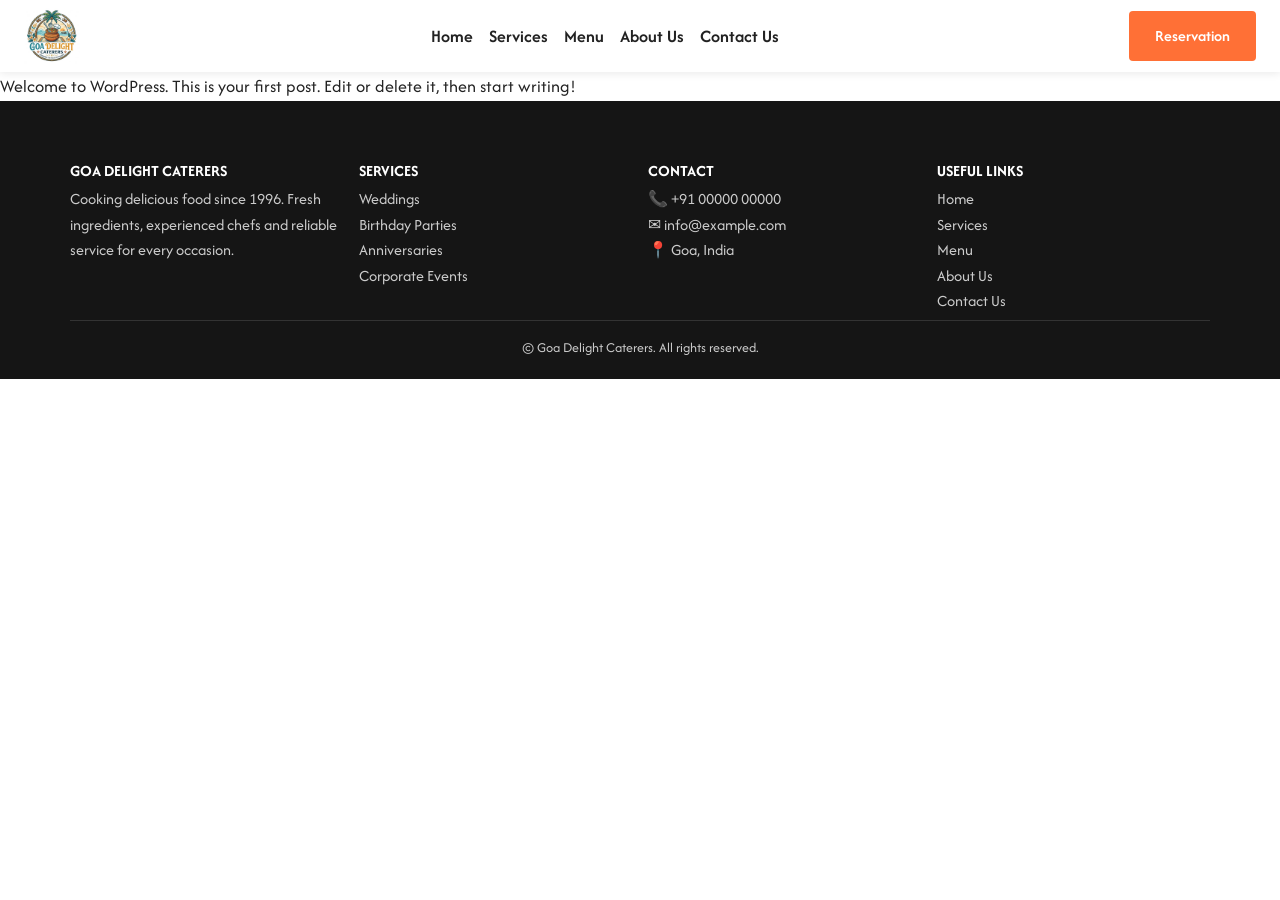
<file: 2026/11/16/hello-world/index.html>
<!DOCTYPE html>
<html lang="en-US">
<head><meta charset="UTF-8">
	
	<meta name="viewport" content="width=device-width, initial-scale=1">
<meta name="robots" content="max-image-preview:large">
<title>Hello world! – Goa Delight Caterers</title>
<link rel="dns-prefetch" href="//fonts.googleapis.com">





<style id="wp-img-auto-sizes-contain-inline-css">
img:is([sizes=auto i],[sizes^="auto," i]){contain-intrinsic-size:3000px 1500px}
/*# sourceURL=wp-img-auto-sizes-contain-inline-css */
</style>
<style id="wp-block-site-logo-inline-css">
.wp-block-site-logo{box-sizing:border-box;line-height:0}.wp-block-site-logo a{display:inline-block;line-height:0}.wp-block-site-logo.is-default-size img{height:auto;width:120px}.wp-block-site-logo img{height:auto;max-width:100%}.wp-block-site-logo a,.wp-block-site-logo img{border-radius:inherit}.wp-block-site-logo.aligncenter{margin-left:auto;margin-right:auto;text-align:center}:root :where(.wp-block-site-logo.is-style-rounded){border-radius:9999px}
/*# sourceURL=/wp-includes/blocks/site-logo/style.min.css */
</style>
<style id="wp-block-navigation-link-inline-css">
.wp-block-navigation .wp-block-navigation-item__label{overflow-wrap:break-word}.wp-block-navigation .wp-block-navigation-item__description{display:none}.link-ui-tools{outline:1px solid #f0f0f0;padding:8px}.link-ui-block-inserter{padding-top:8px}.link-ui-block-inserter__back{margin-left:8px;text-transform:uppercase}
/*# sourceURL=/wp-includes/blocks/navigation-link/style.min.css */
</style>
<style id="wp-block-navigation-inline-css">
.wp-block-navigation{position:relative}.wp-block-navigation ul{margin-bottom:0;margin-left:0;margin-top:0;padding-left:0}.wp-block-navigation ul,.wp-block-navigation ul li{list-style:none}.wp-block-navigation .wp-block-navigation-item{align-items:center;background-color:inherit;display:flex;position:relative}.wp-block-navigation .wp-block-navigation-item .wp-block-navigation__submenu-container:empty{display:none}.wp-block-navigation .wp-block-navigation-item__content{display:block;z-index:1}.wp-block-navigation .wp-block-navigation-item__content.wp-block-navigation-item__content{color:inherit}.wp-block-navigation.has-text-decoration-underline .wp-block-navigation-item__content,.wp-block-navigation.has-text-decoration-underline .wp-block-navigation-item__content:active,.wp-block-navigation.has-text-decoration-underline .wp-block-navigation-item__content:focus{text-decoration:underline}.wp-block-navigation.has-text-decoration-line-through .wp-block-navigation-item__content,.wp-block-navigation.has-text-decoration-line-through .wp-block-navigation-item__content:active,.wp-block-navigation.has-text-decoration-line-through .wp-block-navigation-item__content:focus{text-decoration:line-through}.wp-block-navigation :where(a),.wp-block-navigation :where(a:active),.wp-block-navigation :where(a:focus){text-decoration:none}.wp-block-navigation .wp-block-navigation__submenu-icon{align-self:center;background-color:inherit;border:none;color:currentColor;display:inline-block;font-size:inherit;height:.6em;line-height:0;margin-left:.25em;padding:0;width:.6em}.wp-block-navigation .wp-block-navigation__submenu-icon svg{stroke:currentColor;display:inline-block;height:inherit;margin-top:.075em;width:inherit}.wp-block-navigation{--navigation-layout-justification-setting:flex-start;--navigation-layout-direction:row;--navigation-layout-wrap:wrap;--navigation-layout-justify:flex-start;--navigation-layout-align:center}.wp-block-navigation.is-vertical{--navigation-layout-direction:column;--navigation-layout-justify:initial;--navigation-layout-align:flex-start}.wp-block-navigation.no-wrap{--navigation-layout-wrap:nowrap}.wp-block-navigation.items-justified-center{--navigation-layout-justification-setting:center;--navigation-layout-justify:center}.wp-block-navigation.items-justified-center.is-vertical{--navigation-layout-align:center}.wp-block-navigation.items-justified-right{--navigation-layout-justification-setting:flex-end;--navigation-layout-justify:flex-end}.wp-block-navigation.items-justified-right.is-vertical{--navigation-layout-align:flex-end}.wp-block-navigation.items-justified-space-between{--navigation-layout-justification-setting:space-between;--navigation-layout-justify:space-between}:where(.wp-block-navigation) ul li{padding:0}.wp-block-navigation .has-child .wp-block-navigation__submenu-container{align-items:normal;background-color:inherit;color:inherit;display:flex;flex-direction:column;opacity:0;position:absolute;z-index:2}@media not (prefers-reduced-motion){.wp-block-navigation .has-child .wp-block-navigation__submenu-container{transition:opacity .1s linear}}.wp-block-navigation .has-child .wp-block-navigation__submenu-container{height:0;overflow:hidden;visibility:hidden;width:0}.wp-block-navigation .has-child .wp-block-navigation__submenu-container>.wp-block-navigation-item>.wp-block-navigation-item__content{display:flex;flex-grow:1;padding:.5em 1em}.wp-block-navigation .has-child .wp-block-navigation__submenu-container>.wp-block-navigation-item>.wp-block-navigation-item__content .wp-block-navigation__submenu-icon{margin-left:auto;margin-right:0}.wp-block-navigation .has-child .wp-block-navigation__submenu-container .wp-block-navigation-item__content{margin:0}.wp-block-navigation .has-child .wp-block-navigation__submenu-container{left:-1px;top:100%}@media (min-width:782px){.wp-block-navigation .has-child .wp-block-navigation__submenu-container .wp-block-navigation__submenu-container{left:100%;top:-1px}.wp-block-navigation .has-child .wp-block-navigation__submenu-container .wp-block-navigation__submenu-container:before{background:transparent;content:"";display:block;height:100%;position:absolute;right:100%;width:.5em}.wp-block-navigation .has-child .wp-block-navigation__submenu-container .wp-block-navigation__submenu-icon{margin-right:.25em}.wp-block-navigation .has-child .wp-block-navigation__submenu-container .wp-block-navigation__submenu-icon svg{transform:rotate(-90deg)}}@media (hover:hover){.wp-block-navigation .has-child:not(.open-on-click):hover>.wp-block-navigation__submenu-container{height:auto;min-width:200px;opacity:1;overflow:visible;visibility:visible;width:auto}}.wp-block-navigation .has-child .wp-block-navigation-submenu__toggle[aria-expanded=true]~.wp-block-navigation__submenu-container,.wp-block-navigation .has-child:not(.open-on-click):not(.open-on-hover-click):focus-within>.wp-block-navigation__submenu-container{height:auto;min-width:200px;opacity:1;overflow:visible;visibility:visible;width:auto}.wp-block-navigation .has-child.open-always{align-items:var(--navigation-layout-align,initial);flex-direction:var(--navigation-layout-direction,initial);flex-wrap:var(--navigation-layout-wrap,wrap);gap:var(--wp--style--block-gap,2em)}.wp-block-navigation .has-child.open-always,.wp-block-navigation .has-child.open-always .wp-block-navigation-item{justify-content:var(--navigation-layout-justify,initial)}.wp-block-navigation .has-child.open-always .wp-block-navigation__submenu-container,.wp-block-navigation .has-child.open-always.wp-block-navigation-submenu{gap:var(--wp--style--block-gap,2em)}.wp-block-navigation .has-child.open-always .wp-block-navigation-item,.wp-block-navigation .has-child.open-always .wp-block-navigation__submenu-container,.wp-block-navigation .has-child.open-always.wp-block-navigation-submenu{padding-bottom:0;padding-top:0}.wp-block-navigation .has-child.open-always .wp-block-navigation__submenu-container{padding-left:var(--wp--style--block-gap,2em);padding-right:var(--wp--style--block-gap,2em)}.wp-block-navigation .has-child.open-always .wp-block-navigation__submenu-container .wp-block-navigation-item__content{padding:0}.wp-block-navigation .has-child.open-always .wp-block-navigation__submenu-container>.wp-block-navigation-item>.wp-block-navigation-item__content,.wp-block-navigation .has-child.open-always>.wp-block-navigation-item__content{flex-grow:0}.wp-block-navigation .has-child.open-always>.wp-block-navigation__submenu-container{background-color:transparent;border:none;color:inherit;flex-basis:100%;height:auto;opacity:1;overflow:visible;position:static;visibility:visible;width:auto}.wp-block-navigation.has-background .has-child .wp-block-navigation__submenu-container{left:0;top:100%}@media (min-width:782px){.wp-block-navigation.has-background .has-child .wp-block-navigation__submenu-container .wp-block-navigation__submenu-container{left:100%;top:0}}.wp-block-navigation-submenu{display:flex;position:relative}.wp-block-navigation-submenu .wp-block-navigation__submenu-icon svg{stroke:currentColor}button.wp-block-navigation-item__content{background-color:transparent;border:none;color:currentColor;font-family:inherit;font-size:inherit;font-style:inherit;font-weight:inherit;letter-spacing:inherit;line-height:inherit;text-align:left;text-transform:inherit}.wp-block-navigation-submenu__toggle{cursor:pointer}.wp-block-navigation-submenu__toggle[aria-expanded=true]+.wp-block-navigation__submenu-icon>svg,.wp-block-navigation-submenu__toggle[aria-expanded=true]>svg{transform:rotate(180deg)}.wp-block-navigation-item.open-on-click .wp-block-navigation-submenu__toggle{padding-left:0;padding-right:.85em}.wp-block-navigation-item.open-on-click .wp-block-navigation-submenu__toggle+.wp-block-navigation__submenu-icon{margin-left:-.6em;pointer-events:none}.wp-block-navigation-item.open-on-click button.wp-block-navigation-item__content:not(.wp-block-navigation-submenu__toggle){padding:0}.wp-block-navigation .wp-block-page-list,.wp-block-navigation__container,.wp-block-navigation__responsive-close,.wp-block-navigation__responsive-container,.wp-block-navigation__responsive-container-content,.wp-block-navigation__responsive-dialog{gap:inherit}:where(.wp-block-navigation.has-background .wp-block-navigation-item a:not(.wp-element-button)),:where(.wp-block-navigation.has-background .wp-block-navigation-submenu a:not(.wp-element-button)){padding:.5em 1em}:where(.wp-block-navigation .wp-block-navigation__submenu-container .wp-block-navigation-item a:not(.wp-element-button)),:where(.wp-block-navigation .wp-block-navigation__submenu-container .wp-block-navigation-submenu a:not(.wp-element-button)),:where(.wp-block-navigation .wp-block-navigation__submenu-container .wp-block-navigation-submenu button.wp-block-navigation-item__content),:where(.wp-block-navigation .wp-block-navigation__submenu-container .wp-block-pages-list__item button.wp-block-navigation-item__content){padding:.5em 1em}.wp-block-navigation.items-justified-right .wp-block-navigation__container .has-child .wp-block-navigation__submenu-container,.wp-block-navigation.items-justified-right .wp-block-page-list>.has-child .wp-block-navigation__submenu-container,.wp-block-navigation.items-justified-space-between .wp-block-page-list>.has-child:last-child .wp-block-navigation__submenu-container,.wp-block-navigation.items-justified-space-between>.wp-block-navigation__container>.has-child:last-child .wp-block-navigation__submenu-container{left:auto;right:0}.wp-block-navigation.items-justified-right .wp-block-navigation__container .has-child .wp-block-navigation__submenu-container .wp-block-navigation__submenu-container,.wp-block-navigation.items-justified-right .wp-block-page-list>.has-child .wp-block-navigation__submenu-container .wp-block-navigation__submenu-container,.wp-block-navigation.items-justified-space-between .wp-block-page-list>.has-child:last-child .wp-block-navigation__submenu-container .wp-block-navigation__submenu-container,.wp-block-navigation.items-justified-space-between>.wp-block-navigation__container>.has-child:last-child .wp-block-navigation__submenu-container .wp-block-navigation__submenu-container{left:-1px;right:-1px}@media (min-width:782px){.wp-block-navigation.items-justified-right .wp-block-navigation__container .has-child .wp-block-navigation__submenu-container .wp-block-navigation__submenu-container,.wp-block-navigation.items-justified-right .wp-block-page-list>.has-child .wp-block-navigation__submenu-container .wp-block-navigation__submenu-container,.wp-block-navigation.items-justified-space-between .wp-block-page-list>.has-child:last-child .wp-block-navigation__submenu-container .wp-block-navigation__submenu-container,.wp-block-navigation.items-justified-space-between>.wp-block-navigation__container>.has-child:last-child .wp-block-navigation__submenu-container .wp-block-navigation__submenu-container{left:auto;right:100%}}.wp-block-navigation:not(.has-background) .wp-block-navigation__submenu-container{background-color:#fff;border:1px solid rgba(0,0,0,.15)}.wp-block-navigation.has-background .wp-block-navigation__submenu-container{background-color:inherit}.wp-block-navigation:not(.has-text-color) .wp-block-navigation__submenu-container{color:#000}.wp-block-navigation__container{align-items:var(--navigation-layout-align,initial);display:flex;flex-direction:var(--navigation-layout-direction,initial);flex-wrap:var(--navigation-layout-wrap,wrap);justify-content:var(--navigation-layout-justify,initial);list-style:none;margin:0;padding-left:0}.wp-block-navigation__container .is-responsive{display:none}.wp-block-navigation__container:only-child,.wp-block-page-list:only-child{flex-grow:1}@keyframes overlay-menu__fade-in-animation{0%{opacity:0;transform:translateY(.5em)}to{opacity:1;transform:translateY(0)}}.wp-block-navigation__responsive-container{bottom:0;display:none;left:0;position:fixed;right:0;top:0}.wp-block-navigation__responsive-container :where(.wp-block-navigation-item a){color:inherit}.wp-block-navigation__responsive-container .wp-block-navigation__responsive-container-content{align-items:var(--navigation-layout-align,initial);display:flex;flex-direction:var(--navigation-layout-direction,initial);flex-wrap:var(--navigation-layout-wrap,wrap);justify-content:var(--navigation-layout-justify,initial)}.wp-block-navigation__responsive-container:not(.is-menu-open.is-menu-open){background-color:inherit!important;color:inherit!important}.wp-block-navigation__responsive-container.is-menu-open{background-color:inherit;display:flex;flex-direction:column}@media not (prefers-reduced-motion){.wp-block-navigation__responsive-container.is-menu-open{animation:overlay-menu__fade-in-animation .1s ease-out;animation-fill-mode:forwards}}.wp-block-navigation__responsive-container.is-menu-open:not(.disable-default-overlay){padding:clamp(1rem,var(--wp--style--root--padding-top),20rem) clamp(1rem,var(--wp--style--root--padding-right),20rem) clamp(1rem,var(--wp--style--root--padding-bottom),20rem) clamp(1rem,var(--wp--style--root--padding-left),20rem)}.wp-block-navigation__responsive-container.is-menu-open{overflow:auto;z-index:100000}.wp-block-navigation__responsive-container.is-menu-open:not(.disable-default-overlay) .wp-block-navigation__responsive-container-content{padding-top:calc(2rem + 24px)}.wp-block-navigation__responsive-container.is-menu-open:where(:not(.disable-default-overlay)) .wp-block-navigation__responsive-container-content{align-items:var(--navigation-layout-justification-setting,inherit);display:flex;flex-direction:column;flex-wrap:nowrap;overflow:visible}.wp-block-navigation__responsive-container.is-menu-open:where(:not(.disable-default-overlay)) .wp-block-navigation__responsive-container-content,.wp-block-navigation__responsive-container.is-menu-open:where(:not(.disable-default-overlay)) .wp-block-navigation__responsive-container-content .wp-block-navigation__container,.wp-block-navigation__responsive-container.is-menu-open:where(:not(.disable-default-overlay)) .wp-block-navigation__responsive-container-content .wp-block-page-list{justify-content:flex-start}.wp-block-navigation__responsive-container.is-menu-open:where(:not(.disable-default-overlay)) .wp-block-navigation__responsive-container-content .wp-block-navigation__submenu-icon{display:none}.wp-block-navigation__responsive-container.is-menu-open:where(:not(.disable-default-overlay)) .wp-block-navigation__responsive-container-content .has-child .wp-block-navigation__submenu-container{border:none;height:auto;min-width:200px;opacity:1;overflow:initial;padding-left:2rem;padding-right:2rem;position:static;visibility:visible;width:auto}.wp-block-navigation__responsive-container.is-menu-open:where(:not(.disable-default-overlay)) .wp-block-navigation__responsive-container-content .wp-block-navigation__container,.wp-block-navigation__responsive-container.is-menu-open:where(:not(.disable-default-overlay)) .wp-block-navigation__responsive-container-content .wp-block-navigation__submenu-container{gap:inherit}.wp-block-navigation__responsive-container.is-menu-open:where(:not(.disable-default-overlay)) .wp-block-navigation__responsive-container-content .wp-block-navigation__submenu-container{padding-top:var(--wp--style--block-gap,2em)}.wp-block-navigation__responsive-container.is-menu-open:where(:not(.disable-default-overlay)) .wp-block-navigation__responsive-container-content .wp-block-navigation-item__content{padding:0}.wp-block-navigation__responsive-container.is-menu-open:where(:not(.disable-default-overlay)) .wp-block-navigation__responsive-container-content .wp-block-navigation-item,.wp-block-navigation__responsive-container.is-menu-open:where(:not(.disable-default-overlay)) .wp-block-navigation__responsive-container-content .wp-block-navigation__container,.wp-block-navigation__responsive-container.is-menu-open:where(:not(.disable-default-overlay)) .wp-block-navigation__responsive-container-content .wp-block-page-list{align-items:var(--navigation-layout-justification-setting,initial);display:flex;flex-direction:column}.wp-block-navigation__responsive-container.is-menu-open:where(:not(.disable-default-overlay)) .wp-block-navigation-item,.wp-block-navigation__responsive-container.is-menu-open:where(:not(.disable-default-overlay)) .wp-block-navigation-item .wp-block-navigation__submenu-container,.wp-block-navigation__responsive-container.is-menu-open:where(:not(.disable-default-overlay)) .wp-block-navigation__container,.wp-block-navigation__responsive-container.is-menu-open:where(:not(.disable-default-overlay)) .wp-block-page-list{background:transparent!important;color:inherit!important}.wp-block-navigation__responsive-container.is-menu-open:where(:not(.disable-default-overlay)) .wp-block-navigation__submenu-container.wp-block-navigation__submenu-container.wp-block-navigation__submenu-container.wp-block-navigation__submenu-container{left:auto;right:auto}.wp-block-navigation__responsive-container.disable-default-overlay .wp-block-navigation__overlay-container{display:none;width:100%}.wp-block-navigation__responsive-container.disable-default-overlay .wp-block-navigation__responsive-close{max-width:none}.wp-block-navigation__responsive-container.disable-default-overlay.is-menu-open .wp-block-navigation__responsive-container-content>:not(.wp-block-navigation__overlay-container){display:none}.wp-block-navigation__responsive-container.disable-default-overlay.is-menu-open .wp-block-navigation__responsive-container-content .wp-block-navigation__overlay-container{display:block}.wp-block-navigation__responsive-container.disable-default-overlay.is-menu-open .wp-block-navigation__responsive-container-content .wp-block-navigation__overlay-container .wp-block-navigation__submenu-container{left:0;right:auto}@media (min-width:600px){.wp-block-navigation__responsive-container:not(.hidden-by-default):not(.is-menu-open){background-color:inherit;display:block;position:relative;width:100%;z-index:auto}.wp-block-navigation__responsive-container:not(.hidden-by-default):not(.is-menu-open) .wp-block-navigation__responsive-container-close{display:none}.wp-block-navigation__responsive-container.is-menu-open .wp-block-navigation__submenu-container.wp-block-navigation__submenu-container.wp-block-navigation__submenu-container.wp-block-navigation__submenu-container{left:0}}.wp-block-navigation:not(.has-background) .wp-block-navigation__responsive-container.is-menu-open:not(.disable-default-overlay){background-color:#fff}.wp-block-navigation:not(.has-text-color) .wp-block-navigation__responsive-container.is-menu-open:not(.disable-default-overlay){color:#000}.wp-block-navigation__toggle_button_label{font-size:1rem;font-weight:700}.wp-block-navigation__responsive-container-close,.wp-block-navigation__responsive-container-open{background:transparent;border:none;color:currentColor;cursor:pointer;margin:0;padding:0;text-transform:inherit;vertical-align:middle}.wp-block-navigation__responsive-container-close svg,.wp-block-navigation__responsive-container-open svg{fill:currentColor;display:block;height:24px;pointer-events:none;width:24px}.wp-block-navigation__responsive-container-open{display:flex}.wp-block-navigation__responsive-container-open.wp-block-navigation__responsive-container-open.wp-block-navigation__responsive-container-open{font-family:inherit;font-size:inherit;font-weight:inherit}@media (min-width:600px){.wp-block-navigation__responsive-container-open:not(.always-shown){display:none}}.wp-block-navigation__responsive-container-close{position:absolute;right:0;top:0;z-index:2}.wp-block-navigation__responsive-container-close.wp-block-navigation__responsive-container-close.wp-block-navigation__responsive-container-close{font-family:inherit;font-size:inherit;font-weight:inherit}.disable-default-overlay .wp-block-navigation__responsive-container-close{right:clamp(1rem,var(--wp--style--root--padding-left),20rem);top:clamp(1rem,var(--wp--style--root--padding-left),20rem)}.wp-block-navigation__responsive-close{width:100%}.has-modal-open .wp-block-navigation__responsive-close{margin-left:auto;margin-right:auto;max-width:var(--wp--style--global--wide-size,100%)}.wp-block-navigation__responsive-close:focus{outline:none}.is-menu-open .wp-block-navigation__responsive-close,.is-menu-open .wp-block-navigation__responsive-container-content,.is-menu-open .wp-block-navigation__responsive-dialog{box-sizing:border-box}.wp-block-navigation__responsive-dialog{position:relative}.has-modal-open .admin-bar .is-menu-open:where(:not(.disable-default-overlay)) .wp-block-navigation__responsive-dialog{margin-top:46px}@media (min-width:782px){.has-modal-open .admin-bar .is-menu-open:where(:not(.disable-default-overlay)) .wp-block-navigation__responsive-dialog{margin-top:32px}}html.has-modal-open{overflow:hidden}
/*# sourceURL=/wp-includes/blocks/navigation/style.min.css */
</style>
<style id="wp-block-button-inline-css">
.wp-block-button__link{align-content:center;box-sizing:border-box;cursor:pointer;display:inline-block;height:100%;text-align:center;word-break:break-word}.wp-block-button__link.aligncenter{text-align:center}.wp-block-button__link.alignright{text-align:right}:where(.wp-block-button__link){border-radius:9999px;box-shadow:none;padding:calc(.667em + 2px) calc(1.333em + 2px);text-decoration:none}.wp-block-button[style*=text-decoration] .wp-block-button__link{text-decoration:inherit}.wp-block-buttons>.wp-block-button.has-custom-width{max-width:none}.wp-block-buttons>.wp-block-button.has-custom-width .wp-block-button__link{width:100%}.wp-block-buttons>.wp-block-button.has-custom-font-size .wp-block-button__link{font-size:inherit}.wp-block-buttons>.wp-block-button[class*=wp-block-button__width]{width:calc(var(--wp--block-button--width)*1% - var(--wp--style--block-gap, .5em)*(1 - var(--wp--block-button--width)/100))}.wp-block-buttons>.wp-block-button.wp-block-button__width-25{width:calc(25% - var(--wp--style--block-gap, .5em)*.75)}.wp-block-buttons>.wp-block-button.wp-block-button__width-50{width:calc(50% - var(--wp--style--block-gap, .5em)*.5)}.wp-block-buttons>.wp-block-button.wp-block-button__width-75{width:calc(75% - var(--wp--style--block-gap, .5em)*.25)}.wp-block-buttons>.wp-block-button.wp-block-button__width-100{flex-basis:100%;width:100%}.wp-block-buttons.is-vertical>.wp-block-button[class*=wp-block-button__width]{width:calc(var(--wp--block-button--width)*1%)}.wp-block-buttons.is-vertical>.wp-block-button.wp-block-button__width-25{width:25%}.wp-block-buttons.is-vertical>.wp-block-button.wp-block-button__width-50{width:50%}.wp-block-buttons.is-vertical>.wp-block-button.wp-block-button__width-75{width:75%}.wp-block-button.is-style-squared,.wp-block-button__link.wp-block-button.is-style-squared{border-radius:0}.wp-block-button.no-border-radius,.wp-block-button__link.no-border-radius{border-radius:0!important}:root :where(.wp-block-button .wp-block-button__link.is-style-outline),:root :where(.wp-block-button.is-style-outline>.wp-block-button__link){border:2px solid;padding:.667em 1.333em}:root :where(.wp-block-button .wp-block-button__link.is-style-outline:not(.has-text-color)),:root :where(.wp-block-button.is-style-outline>.wp-block-button__link:not(.has-text-color)){color:currentColor}:root :where(.wp-block-button .wp-block-button__link.is-style-outline:not(.has-background)),:root :where(.wp-block-button.is-style-outline>.wp-block-button__link:not(.has-background)){background-color:transparent;background-image:none}
/*# sourceURL=/wp-includes/blocks/button/style.min.css */
</style>
<style id="wp-block-buttons-inline-css">
.wp-block-buttons{box-sizing:border-box}.wp-block-buttons.is-vertical{flex-direction:column}.wp-block-buttons.is-vertical>.wp-block-button:last-child{margin-bottom:0}.wp-block-buttons>.wp-block-button{display:inline-block;margin:0}.wp-block-buttons.is-content-justification-left{justify-content:flex-start}.wp-block-buttons.is-content-justification-left.is-vertical{align-items:flex-start}.wp-block-buttons.is-content-justification-center{justify-content:center}.wp-block-buttons.is-content-justification-center.is-vertical{align-items:center}.wp-block-buttons.is-content-justification-right{justify-content:flex-end}.wp-block-buttons.is-content-justification-right.is-vertical{align-items:flex-end}.wp-block-buttons.is-content-justification-space-between{justify-content:space-between}.wp-block-buttons.aligncenter{text-align:center}.wp-block-buttons:not(.is-content-justification-space-between,.is-content-justification-right,.is-content-justification-left,.is-content-justification-center) .wp-block-button.aligncenter{margin-left:auto;margin-right:auto;width:100%}.wp-block-buttons[style*=text-decoration] .wp-block-button,.wp-block-buttons[style*=text-decoration] .wp-block-button__link{text-decoration:inherit}.wp-block-buttons.has-custom-font-size .wp-block-button__link{font-size:inherit}.wp-block-buttons .wp-block-button__link{width:100%}.wp-block-button.aligncenter{text-align:center}
/*# sourceURL=/wp-includes/blocks/buttons/style.min.css */
</style>
<style id="wp-block-group-inline-css">
.wp-block-group{box-sizing:border-box}:where(.wp-block-group.wp-block-group-is-layout-constrained){position:relative}
/*# sourceURL=/wp-includes/blocks/group/style.min.css */
</style>
<style id="wp-block-paragraph-inline-css">
.is-small-text{font-size:.875em}.is-regular-text{font-size:1em}.is-large-text{font-size:2.25em}.is-larger-text{font-size:3em}.has-drop-cap:not(:focus):first-letter{float:left;font-size:8.4em;font-style:normal;font-weight:100;line-height:.68;margin:.05em .1em 0 0;text-transform:uppercase}body.rtl .has-drop-cap:not(:focus):first-letter{float:none;margin-left:.1em}p.has-drop-cap.has-background{overflow:hidden}:root :where(p.has-background){padding:1.25em 2.375em}:where(p.has-text-color:not(.has-link-color)) a{color:inherit}p.has-text-align-left[style*="writing-mode:vertical-lr"],p.has-text-align-right[style*="writing-mode:vertical-rl"]{rotate:180deg}
/*# sourceURL=/wp-includes/blocks/paragraph/style.min.css */
</style>
<style id="wp-block-post-content-inline-css">
.wp-block-post-content{display:flow-root}
/*# sourceURL=/wp-includes/blocks/post-content/style.min.css */
</style>
<style id="wp-block-heading-inline-css">
h1:where(.wp-block-heading).has-background,h2:where(.wp-block-heading).has-background,h3:where(.wp-block-heading).has-background,h4:where(.wp-block-heading).has-background,h5:where(.wp-block-heading).has-background,h6:where(.wp-block-heading).has-background{padding:1.25em 2.375em}h1.has-text-align-left[style*=writing-mode]:where([style*=vertical-lr]),h1.has-text-align-right[style*=writing-mode]:where([style*=vertical-rl]),h2.has-text-align-left[style*=writing-mode]:where([style*=vertical-lr]),h2.has-text-align-right[style*=writing-mode]:where([style*=vertical-rl]),h3.has-text-align-left[style*=writing-mode]:where([style*=vertical-lr]),h3.has-text-align-right[style*=writing-mode]:where([style*=vertical-rl]),h4.has-text-align-left[style*=writing-mode]:where([style*=vertical-lr]),h4.has-text-align-right[style*=writing-mode]:where([style*=vertical-rl]),h5.has-text-align-left[style*=writing-mode]:where([style*=vertical-lr]),h5.has-text-align-right[style*=writing-mode]:where([style*=vertical-rl]),h6.has-text-align-left[style*=writing-mode]:where([style*=vertical-lr]),h6.has-text-align-right[style*=writing-mode]:where([style*=vertical-rl]){rotate:180deg}
/*# sourceURL=/wp-includes/blocks/heading/style.min.css */
</style>
<style id="wp-block-columns-inline-css">
.wp-block-columns{box-sizing:border-box;display:flex;flex-wrap:wrap!important}@media (min-width:782px){.wp-block-columns{flex-wrap:nowrap!important}}.wp-block-columns{align-items:normal!important}.wp-block-columns.are-vertically-aligned-top{align-items:flex-start}.wp-block-columns.are-vertically-aligned-center{align-items:center}.wp-block-columns.are-vertically-aligned-bottom{align-items:flex-end}@media (max-width:781px){.wp-block-columns:not(.is-not-stacked-on-mobile)>.wp-block-column{flex-basis:100%!important}}@media (min-width:782px){.wp-block-columns:not(.is-not-stacked-on-mobile)>.wp-block-column{flex-basis:0;flex-grow:1}.wp-block-columns:not(.is-not-stacked-on-mobile)>.wp-block-column[style*=flex-basis]{flex-grow:0}}.wp-block-columns.is-not-stacked-on-mobile{flex-wrap:nowrap!important}.wp-block-columns.is-not-stacked-on-mobile>.wp-block-column{flex-basis:0;flex-grow:1}.wp-block-columns.is-not-stacked-on-mobile>.wp-block-column[style*=flex-basis]{flex-grow:0}:where(.wp-block-columns){margin-bottom:1.75em}:where(.wp-block-columns.has-background){padding:1.25em 2.375em}.wp-block-column{flex-grow:1;min-width:0;overflow-wrap:break-word;word-break:break-word}.wp-block-column.is-vertically-aligned-top{align-self:flex-start}.wp-block-column.is-vertically-aligned-center{align-self:center}.wp-block-column.is-vertically-aligned-bottom{align-self:flex-end}.wp-block-column.is-vertically-aligned-stretch{align-self:stretch}.wp-block-column.is-vertically-aligned-bottom,.wp-block-column.is-vertically-aligned-center,.wp-block-column.is-vertically-aligned-top{width:100%}
/*# sourceURL=/wp-includes/blocks/columns/style.min.css */
</style>
<style id="wp-emoji-styles-inline-css">

	img.wp-smiley, img.emoji {
		display: inline !important;
		border: none !important;
		box-shadow: none !important;
		height: 1em !important;
		width: 1em !important;
		margin: 0 0.07em !important;
		vertical-align: -0.1em !important;
		background: none !important;
		padding: 0 !important;
	}
/*# sourceURL=wp-emoji-styles-inline-css */
</style>
<style id="wp-block-library-inline-css">
:root{--wp-block-synced-color:#7a00df;--wp-block-synced-color--rgb:122,0,223;--wp-bound-block-color:var(--wp-block-synced-color);--wp-editor-canvas-background:#ddd;--wp-admin-theme-color:#007cba;--wp-admin-theme-color--rgb:0,124,186;--wp-admin-theme-color-darker-10:#006ba1;--wp-admin-theme-color-darker-10--rgb:0,107,160.5;--wp-admin-theme-color-darker-20:#005a87;--wp-admin-theme-color-darker-20--rgb:0,90,135;--wp-admin-border-width-focus:2px}@media (min-resolution:192dpi){:root{--wp-admin-border-width-focus:1.5px}}.wp-element-button{cursor:pointer}:root .has-very-light-gray-background-color{background-color:#eee}:root .has-very-dark-gray-background-color{background-color:#313131}:root .has-very-light-gray-color{color:#eee}:root .has-very-dark-gray-color{color:#313131}:root .has-vivid-green-cyan-to-vivid-cyan-blue-gradient-background{background:linear-gradient(135deg,#00d084,#0693e3)}:root .has-purple-crush-gradient-background{background:linear-gradient(135deg,#34e2e4,#4721fb 50%,#ab1dfe)}:root .has-hazy-dawn-gradient-background{background:linear-gradient(135deg,#faaca8,#dad0ec)}:root .has-subdued-olive-gradient-background{background:linear-gradient(135deg,#fafae1,#67a671)}:root .has-atomic-cream-gradient-background{background:linear-gradient(135deg,#fdd79a,#004a59)}:root .has-nightshade-gradient-background{background:linear-gradient(135deg,#330968,#31cdcf)}:root .has-midnight-gradient-background{background:linear-gradient(135deg,#020381,#2874fc)}:root{--wp--preset--font-size--normal:16px;--wp--preset--font-size--huge:42px}.has-regular-font-size{font-size:1em}.has-larger-font-size{font-size:2.625em}.has-normal-font-size{font-size:var(--wp--preset--font-size--normal)}.has-huge-font-size{font-size:var(--wp--preset--font-size--huge)}:root .has-text-align-center{text-align:center}:root .has-text-align-left{text-align:left}:root .has-text-align-right{text-align:right}.has-fit-text{white-space:nowrap!important}#end-resizable-editor-section{display:none}.aligncenter{clear:both}.items-justified-left{justify-content:flex-start}.items-justified-center{justify-content:center}.items-justified-right{justify-content:flex-end}.items-justified-space-between{justify-content:space-between}.screen-reader-text{word-wrap:normal!important;border:0;clip-path:inset(50%);height:1px;margin:-1px;overflow:hidden;padding:0;position:absolute;width:1px;word-break:normal!important}.screen-reader-text:focus{background-color:#ddd;clip-path:none;color:#444;display:block;font-size:1em;height:auto;left:5px;line-height:normal;padding:15px 23px 14px;text-decoration:none;top:5px;width:auto;z-index:100000}html :where(.has-border-color){border-style:solid}html :where([style^=border-color],[style*=";border-color"],[style*="; border-color"]){border-style:solid}html :where([style^=border-top-color],[style*=";border-top-color"],[style*="; border-top-color"]){border-top-style:solid}html :where([style^=border-right-color],[style*=";border-right-color"],[style*="; border-right-color"]){border-right-style:solid}html :where([style^=border-bottom-color],[style*=";border-bottom-color"],[style*="; border-bottom-color"]){border-bottom-style:solid}html :where([style^=border-left-color],[style*=";border-left-color"],[style*="; border-left-color"]){border-left-style:solid}html :where([style^=border-width],[style*=";border-width"],[style*="; border-width"]){border-style:solid}html :where([style^=border-top-width],[style*=";border-top-width"],[style*="; border-top-width"]){border-top-style:solid}html :where([style^=border-right-width],[style*=";border-right-width"],[style*="; border-right-width"]){border-right-style:solid}html :where([style^=border-bottom-width],[style*=";border-bottom-width"],[style*="; border-bottom-width"]){border-bottom-style:solid}html :where([style^=border-left-width],[style*=";border-left-width"],[style*="; border-left-width"]){border-left-style:solid}html :where(img[class*=wp-image-]){height:auto;max-width:100%}:where(figure){margin:0 0 1em}html :where(.is-position-sticky){--wp-admin--admin-bar--position-offset:var(--wp-admin--admin-bar--height,0px)}@media screen and (max-width:600px){html :where(.is-position-sticky){--wp-admin--admin-bar--position-offset:0px}}
/*# sourceURL=/wp-includes/css/dist/block-library/common.min.css */
</style>
<style id="global-styles-inline-css">
:root{--wp--preset--aspect-ratio--square: 1;--wp--preset--aspect-ratio--4-3: 4/3;--wp--preset--aspect-ratio--3-4: 3/4;--wp--preset--aspect-ratio--3-2: 3/2;--wp--preset--aspect-ratio--2-3: 2/3;--wp--preset--aspect-ratio--16-9: 16/9;--wp--preset--aspect-ratio--9-16: 9/16;--wp--preset--color--black: #000000;--wp--preset--color--cyan-bluish-gray: #abb8c3;--wp--preset--color--white: #ffffff;--wp--preset--color--pale-pink: #f78da7;--wp--preset--color--vivid-red: #cf2e2e;--wp--preset--color--luminous-vivid-orange: #ff6900;--wp--preset--color--luminous-vivid-amber: #fcb900;--wp--preset--color--light-green-cyan: #7bdcb5;--wp--preset--color--vivid-green-cyan: #00d084;--wp--preset--color--pale-cyan-blue: #8ed1fc;--wp--preset--color--vivid-cyan-blue: #0693e3;--wp--preset--color--vivid-purple: #9b51e0;--wp--preset--color--orange: #FF7036;--wp--preset--color--grey: #F5F5F5;--wp--preset--color--gold: #F4B400;--wp--preset--color--text: #222222;--wp--preset--gradient--vivid-cyan-blue-to-vivid-purple: linear-gradient(135deg,rgb(6,147,227) 0%,rgb(155,81,224) 100%);--wp--preset--gradient--light-green-cyan-to-vivid-green-cyan: linear-gradient(135deg,rgb(122,220,180) 0%,rgb(0,208,130) 100%);--wp--preset--gradient--luminous-vivid-amber-to-luminous-vivid-orange: linear-gradient(135deg,rgb(252,185,0) 0%,rgb(255,105,0) 100%);--wp--preset--gradient--luminous-vivid-orange-to-vivid-red: linear-gradient(135deg,rgb(255,105,0) 0%,rgb(207,46,46) 100%);--wp--preset--gradient--very-light-gray-to-cyan-bluish-gray: linear-gradient(135deg,rgb(238,238,238) 0%,rgb(169,184,195) 100%);--wp--preset--gradient--cool-to-warm-spectrum: linear-gradient(135deg,rgb(74,234,220) 0%,rgb(151,120,209) 20%,rgb(207,42,186) 40%,rgb(238,44,130) 60%,rgb(251,105,98) 80%,rgb(254,248,76) 100%);--wp--preset--gradient--blush-light-purple: linear-gradient(135deg,rgb(255,206,236) 0%,rgb(152,150,240) 100%);--wp--preset--gradient--blush-bordeaux: linear-gradient(135deg,rgb(254,205,165) 0%,rgb(254,45,45) 50%,rgb(107,0,62) 100%);--wp--preset--gradient--luminous-dusk: linear-gradient(135deg,rgb(255,203,112) 0%,rgb(199,81,192) 50%,rgb(65,88,208) 100%);--wp--preset--gradient--pale-ocean: linear-gradient(135deg,rgb(255,245,203) 0%,rgb(182,227,212) 50%,rgb(51,167,181) 100%);--wp--preset--gradient--electric-grass: linear-gradient(135deg,rgb(202,248,128) 0%,rgb(113,206,126) 100%);--wp--preset--gradient--midnight: linear-gradient(135deg,rgb(2,3,129) 0%,rgb(40,116,252) 100%);--wp--preset--font-size--small: 15px;--wp--preset--font-size--medium: 18px;--wp--preset--font-size--large: 24px;--wp--preset--font-size--x-large: 36px;--wp--preset--font-size--xx-large: 56px;--wp--preset--font-family--afacad: 'Afacad', system-ui, sans-serif;--wp--preset--font-family--playfair: 'Playfair Display', Georgia, serif;--wp--preset--font-family--system: system-ui, sans-serif;--wp--preset--spacing--20: 0.44rem;--wp--preset--spacing--30: 0.67rem;--wp--preset--spacing--40: 1rem;--wp--preset--spacing--50: 1.5rem;--wp--preset--spacing--60: 2.25rem;--wp--preset--spacing--70: 3.38rem;--wp--preset--spacing--80: 5.06rem;--wp--preset--shadow--natural: 6px 6px 9px rgba(0, 0, 0, 0.2);--wp--preset--shadow--deep: 12px 12px 50px rgba(0, 0, 0, 0.4);--wp--preset--shadow--sharp: 6px 6px 0px rgba(0, 0, 0, 0.2);--wp--preset--shadow--outlined: 6px 6px 0px -3px rgb(255, 255, 255), 6px 6px rgb(0, 0, 0);--wp--preset--shadow--crisp: 6px 6px 0px rgb(0, 0, 0);}.wp-block-button{--wp--preset--dimension--25: 25%;--wp--preset--dimension--50: 50%;--wp--preset--dimension--75: 75%;--wp--preset--dimension--100: 100%;}:root { --wp--style--global--content-size: 1140px;--wp--style--global--wide-size: 1280px; }:where(body) { margin: 0; }.wp-site-blocks > .alignleft { float: left; margin-right: 2em; }.wp-site-blocks > .alignright { float: right; margin-left: 2em; }.wp-site-blocks > .aligncenter { justify-content: center; margin-left: auto; margin-right: auto; }:where(.wp-site-blocks) > * { margin-block-start: 1rem; margin-block-end: 0; }:where(.wp-site-blocks) > :first-child { margin-block-start: 0; }:where(.wp-site-blocks) > :last-child { margin-block-end: 0; }:root { --wp--style--block-gap: 1rem; }:root :where(.is-layout-flow) > :first-child{margin-block-start: 0;}:root :where(.is-layout-flow) > :last-child{margin-block-end: 0;}:root :where(.is-layout-flow) > *{margin-block-start: 1rem;margin-block-end: 0;}:root :where(.is-layout-constrained) > :first-child{margin-block-start: 0;}:root :where(.is-layout-constrained) > :last-child{margin-block-end: 0;}:root :where(.is-layout-constrained) > *{margin-block-start: 1rem;margin-block-end: 0;}:root :where(.is-layout-flex){gap: 1rem;}:root :where(.is-layout-grid){gap: 1rem;}.is-layout-flow > .alignleft{float: left;margin-inline-start: 0;margin-inline-end: 2em;}.is-layout-flow > .alignright{float: right;margin-inline-start: 2em;margin-inline-end: 0;}.is-layout-flow > .aligncenter{margin-left: auto !important;margin-right: auto !important;}.is-layout-constrained > .alignleft{float: left;margin-inline-start: 0;margin-inline-end: 2em;}.is-layout-constrained > .alignright{float: right;margin-inline-start: 2em;margin-inline-end: 0;}.is-layout-constrained > .aligncenter{margin-left: auto !important;margin-right: auto !important;}.is-layout-constrained > :where(:not(.alignleft):not(.alignright):not(.alignfull)){max-width: var(--wp--style--global--content-size);margin-left: auto !important;margin-right: auto !important;}.is-layout-constrained > .alignwide{max-width: var(--wp--style--global--wide-size);}body .is-layout-flex{display: flex;}.is-layout-flex{flex-wrap: wrap;align-items: center;}.is-layout-flex > :is(*, div){margin: 0;}body .is-layout-grid{display: grid;}.is-layout-grid > :is(*, div){margin: 0;}body{background-color: #FFFFFF;color: #222222;font-family: var(--wp--preset--font-family--afacad);font-size: 18px;line-height: 1.6;padding-top: 0px;padding-right: 0px;padding-bottom: 0px;padding-left: 0px;}a:where(:not(.wp-element-button)){color: #FF7036;}h1, h2, h3, h4, h5, h6{font-family: var(--wp--preset--font-family--afacad);font-weight: 700;line-height: 1.2;}:root :where(.wp-element-button, .wp-block-button__link){background-color: #32373c;border-width: 0;color: #fff;font-family: inherit;font-size: inherit;font-style: inherit;font-weight: inherit;letter-spacing: inherit;line-height: inherit;padding-top: calc(0.667em + 2px);padding-right: calc(1.333em + 2px);padding-bottom: calc(0.667em + 2px);padding-left: calc(1.333em + 2px);text-decoration: none;text-transform: inherit;}.has-black-color{color: var(--wp--preset--color--black) !important;}.has-cyan-bluish-gray-color{color: var(--wp--preset--color--cyan-bluish-gray) !important;}.has-white-color{color: var(--wp--preset--color--white) !important;}.has-pale-pink-color{color: var(--wp--preset--color--pale-pink) !important;}.has-vivid-red-color{color: var(--wp--preset--color--vivid-red) !important;}.has-luminous-vivid-orange-color{color: var(--wp--preset--color--luminous-vivid-orange) !important;}.has-luminous-vivid-amber-color{color: var(--wp--preset--color--luminous-vivid-amber) !important;}.has-light-green-cyan-color{color: var(--wp--preset--color--light-green-cyan) !important;}.has-vivid-green-cyan-color{color: var(--wp--preset--color--vivid-green-cyan) !important;}.has-pale-cyan-blue-color{color: var(--wp--preset--color--pale-cyan-blue) !important;}.has-vivid-cyan-blue-color{color: var(--wp--preset--color--vivid-cyan-blue) !important;}.has-vivid-purple-color{color: var(--wp--preset--color--vivid-purple) !important;}.has-orange-color{color: var(--wp--preset--color--orange) !important;}.has-grey-color{color: var(--wp--preset--color--grey) !important;}.has-gold-color{color: var(--wp--preset--color--gold) !important;}.has-text-color{color: var(--wp--preset--color--text) !important;}.has-black-background-color{background-color: var(--wp--preset--color--black) !important;}.has-cyan-bluish-gray-background-color{background-color: var(--wp--preset--color--cyan-bluish-gray) !important;}.has-white-background-color{background-color: var(--wp--preset--color--white) !important;}.has-pale-pink-background-color{background-color: var(--wp--preset--color--pale-pink) !important;}.has-vivid-red-background-color{background-color: var(--wp--preset--color--vivid-red) !important;}.has-luminous-vivid-orange-background-color{background-color: var(--wp--preset--color--luminous-vivid-orange) !important;}.has-luminous-vivid-amber-background-color{background-color: var(--wp--preset--color--luminous-vivid-amber) !important;}.has-light-green-cyan-background-color{background-color: var(--wp--preset--color--light-green-cyan) !important;}.has-vivid-green-cyan-background-color{background-color: var(--wp--preset--color--vivid-green-cyan) !important;}.has-pale-cyan-blue-background-color{background-color: var(--wp--preset--color--pale-cyan-blue) !important;}.has-vivid-cyan-blue-background-color{background-color: var(--wp--preset--color--vivid-cyan-blue) !important;}.has-vivid-purple-background-color{background-color: var(--wp--preset--color--vivid-purple) !important;}.has-orange-background-color{background-color: var(--wp--preset--color--orange) !important;}.has-grey-background-color{background-color: var(--wp--preset--color--grey) !important;}.has-gold-background-color{background-color: var(--wp--preset--color--gold) !important;}.has-text-background-color{background-color: var(--wp--preset--color--text) !important;}.has-black-border-color{border-color: var(--wp--preset--color--black) !important;}.has-cyan-bluish-gray-border-color{border-color: var(--wp--preset--color--cyan-bluish-gray) !important;}.has-white-border-color{border-color: var(--wp--preset--color--white) !important;}.has-pale-pink-border-color{border-color: var(--wp--preset--color--pale-pink) !important;}.has-vivid-red-border-color{border-color: var(--wp--preset--color--vivid-red) !important;}.has-luminous-vivid-orange-border-color{border-color: var(--wp--preset--color--luminous-vivid-orange) !important;}.has-luminous-vivid-amber-border-color{border-color: var(--wp--preset--color--luminous-vivid-amber) !important;}.has-light-green-cyan-border-color{border-color: var(--wp--preset--color--light-green-cyan) !important;}.has-vivid-green-cyan-border-color{border-color: var(--wp--preset--color--vivid-green-cyan) !important;}.has-pale-cyan-blue-border-color{border-color: var(--wp--preset--color--pale-cyan-blue) !important;}.has-vivid-cyan-blue-border-color{border-color: var(--wp--preset--color--vivid-cyan-blue) !important;}.has-vivid-purple-border-color{border-color: var(--wp--preset--color--vivid-purple) !important;}.has-orange-border-color{border-color: var(--wp--preset--color--orange) !important;}.has-grey-border-color{border-color: var(--wp--preset--color--grey) !important;}.has-gold-border-color{border-color: var(--wp--preset--color--gold) !important;}.has-text-border-color{border-color: var(--wp--preset--color--text) !important;}.has-vivid-cyan-blue-to-vivid-purple-gradient-background{background: var(--wp--preset--gradient--vivid-cyan-blue-to-vivid-purple) !important;}.has-light-green-cyan-to-vivid-green-cyan-gradient-background{background: var(--wp--preset--gradient--light-green-cyan-to-vivid-green-cyan) !important;}.has-luminous-vivid-amber-to-luminous-vivid-orange-gradient-background{background: var(--wp--preset--gradient--luminous-vivid-amber-to-luminous-vivid-orange) !important;}.has-luminous-vivid-orange-to-vivid-red-gradient-background{background: var(--wp--preset--gradient--luminous-vivid-orange-to-vivid-red) !important;}.has-very-light-gray-to-cyan-bluish-gray-gradient-background{background: var(--wp--preset--gradient--very-light-gray-to-cyan-bluish-gray) !important;}.has-cool-to-warm-spectrum-gradient-background{background: var(--wp--preset--gradient--cool-to-warm-spectrum) !important;}.has-blush-light-purple-gradient-background{background: var(--wp--preset--gradient--blush-light-purple) !important;}.has-blush-bordeaux-gradient-background{background: var(--wp--preset--gradient--blush-bordeaux) !important;}.has-luminous-dusk-gradient-background{background: var(--wp--preset--gradient--luminous-dusk) !important;}.has-pale-ocean-gradient-background{background: var(--wp--preset--gradient--pale-ocean) !important;}.has-electric-grass-gradient-background{background: var(--wp--preset--gradient--electric-grass) !important;}.has-midnight-gradient-background{background: var(--wp--preset--gradient--midnight) !important;}.has-small-font-size{font-size: var(--wp--preset--font-size--small) !important;}.has-medium-font-size{font-size: var(--wp--preset--font-size--medium) !important;}.has-large-font-size{font-size: var(--wp--preset--font-size--large) !important;}.has-x-large-font-size{font-size: var(--wp--preset--font-size--x-large) !important;}.has-xx-large-font-size{font-size: var(--wp--preset--font-size--xx-large) !important;}.has-afacad-font-family{font-family: var(--wp--preset--font-family--afacad) !important;}.has-playfair-font-family{font-family: var(--wp--preset--font-family--playfair) !important;}.has-system-font-family{font-family: var(--wp--preset--font-family--system) !important;}
:root :where(.wp-block-button .wp-block-button__link){background-color: #FF7036;border-radius: 4px;color: #FFFFFF;font-size: 16px;font-weight: 600;padding-top: 12px;padding-right: 26px;padding-bottom: 12px;padding-left: 26px;}
/*# sourceURL=global-styles-inline-css */
</style>
<style id="core-block-supports-inline-css">
.wp-container-core-navigation-is-layout-4927ffd3{justify-content:center;}.wp-container-core-group-is-layout-a25e2136{flex-wrap:nowrap;justify-content:space-between;}.wp-container-core-columns-is-layout-461897f4{flex-wrap:nowrap;}
/*# sourceURL=core-block-supports-inline-css */
</style>
<style id="wp-block-template-skip-link-inline-css">
/*! This file is auto-generated */
.skip-link.screen-reader-text{border:0;clip-path:inset(50%);height:1px;margin:-1px;overflow:hidden;padding:0;position:absolute!important;width:1px;word-wrap:normal!important;word-break:normal!important}.skip-link.screen-reader-text:focus{background-color:#eee;clip-path:none;color:#444;display:block;font-size:1em;height:auto;left:5px;line-height:normal;padding:15px 23px 14px;text-decoration:none;top:5px;width:auto;z-index:100000}
/*# sourceURL=/wp-includes/css/wp-block-template-skip-link.min.css */
</style>
<link rel="stylesheet" id="gd-fonts-css" href="https://fonts.googleapis.com/css2?family=Afacad:wght@400;500;600;700&amp;family=Playfair+Display:wght@600;700&amp;display=swap" media="all">
<link rel="stylesheet" id="gd-style-css" href="/wp-content/themes/goa-delight-blocks/style.css?ver=2.0.0" media="all">
<link rel="EditURI" type="application/rsd+xml" title="RSD" href="/xmlrpc.php?rsd">
<meta name="generator" content="WordPress 7.1.4">
<link rel="canonical" href="/2026/11/16/hello-world/">
<link rel="shortlink" href="/?p=1">
<script id="wp-importmap" type="importmap">
{"imports":{"@wordpress/interactivity":"/wp-includes/js/dist/script-modules/interactivity/index.min.js?ver=6a43cba92ed701f32cd9"}}
</script>
<link rel="modulepreload" href="/wp-includes/js/dist/script-modules/interactivity/index.min.js?ver=6a43cba92ed701f32cd9" id="@wordpress/interactivity-js-modulepreload" fetchpriority="low">
</head>

<body class="wp-singular post-template-default single single-post postid-1 single-format-standard wp-custom-logo wp-embed-responsive wp-theme-goa-delight-blocks">

<a class="skip-link screen-reader-text" id="wp-skip-link" href="#wp--skip-link--target">Skip to content</a><div class="wp-site-blocks"><header class="wp-block-template-part">
<div class="wp-block-group gd-header is-content-justification-space-between is-nowrap is-layout-flex wp-container-core-group-is-layout-a25e2136 wp-block-group-is-layout-flex"><div class="wp-block-site-logo"><a href="/" class="custom-logo-link" rel="home"><img width="56" height="56" src="/wp-content/uploads/2026/11/gd-logo.png" class="custom-logo" alt="Goa Delight Caterers" decoding="async"></a></div>

<nav class="is-responsive items-justified-center wp-block-navigation is-content-justification-center is-layout-flex wp-container-core-navigation-is-layout-4927ffd3 wp-block-navigation-is-layout-flex" aria-label="Menu" data-wp-interactive="core/navigation" data-wp-context='{"overlayOpenedBy":{"click":false,"hover":false,"focus":false},"type":"overlay","roleAttribute":"","ariaLabel":"Menu"}'><button aria-haspopup="dialog" aria-label="Open menu" class="wp-block-navigation__responsive-container-open" data-wp-on--click="actions.openMenuOnClick" data-wp-on--keydown="actions.handleMenuKeydown"><svg width="24" height="24" xmlns="http://www.w3.org/2000/svg" viewbox="0 0 24 24" aria-hidden="true" focusable="false"><path d="M4 7.5h16v1.5H4z"></path><path d="M4 15h16v1.5H4z"></path></svg></button>
				<div class="wp-block-navigation__responsive-container" id="modal-1" data-wp-class--has-modal-open="state.isMenuOpen" data-wp-class--is-menu-open="state.isMenuOpen" data-wp-watch="callbacks.initMenu" data-wp-on--keydown="actions.handleMenuKeydown" data-wp-on--focusout="actions.handleMenuFocusout" tabindex="-1">
					<div class="wp-block-navigation__responsive-close" tabindex="-1">
						<div class="wp-block-navigation__responsive-dialog" data-wp-bind--aria-modal="state.ariaModal" data-wp-bind--aria-label="state.ariaLabel" data-wp-bind--role="state.roleAttribute">
							<button aria-label="Close menu" class="wp-block-navigation__responsive-container-close" data-wp-on--click="actions.closeMenuOnClick"><svg xmlns="http://www.w3.org/2000/svg" viewbox="0 0 24 24" width="24" height="24" aria-hidden="true" focusable="false"><path d="m13.06 12 6.47-6.47-1.06-1.06L12 10.94 5.53 4.47 4.47 5.53 10.94 12l-6.47 6.47 1.06 1.06L12 13.06l6.47 6.47 1.06-1.06L13.06 12Z"></path></svg></button>
							<div class="wp-block-navigation__responsive-container-content" data-wp-watch="callbacks.focusFirstElement" id="modal-1-content">
								<ul class="wp-block-navigation__container is-responsive items-justified-center wp-block-navigation"><li class="wp-block-navigation-item wp-block-navigation-link"><a class="wp-block-navigation-item__content" href="/"><span class="wp-block-navigation-item__label">Home</span></a></li><li class="wp-block-navigation-item wp-block-navigation-link"><a class="wp-block-navigation-item__content" href="/services/"><span class="wp-block-navigation-item__label">Services</span></a></li><li class="wp-block-navigation-item wp-block-navigation-link"><a class="wp-block-navigation-item__content" href="/menu/"><span class="wp-block-navigation-item__label">Menu</span></a></li><li class="wp-block-navigation-item wp-block-navigation-link"><a class="wp-block-navigation-item__content" href="/about-us/"><span class="wp-block-navigation-item__label">About Us</span></a></li><li class="wp-block-navigation-item wp-block-navigation-link"><a class="wp-block-navigation-item__content" href="/contact-us/"><span class="wp-block-navigation-item__label">Contact Us</span></a></li></ul>
								
							</div>
						</div>
					</div>
				</div></nav>


<div class="wp-block-buttons is-layout-flex wp-block-buttons-is-layout-flex">
<div class="wp-block-button"><a class="wp-block-button__link wp-element-button" href="/contact-us/#reservation">Reservation</a></div>
</div>
</div>
</header>

<main id="wp--skip-link--target" class="wp-block-group is-layout-flow wp-block-group-is-layout-flow"><div class="entry-content wp-block-post-content is-layout-flow wp-block-post-content-is-layout-flow">
<p class="wp-block-paragraph">Welcome to WordPress. This is your first post. Edit or delete it, then start writing!</p>
</div></main>

<footer class="wp-block-template-part">
<div class="wp-block-group alignfull gd-footer is-layout-constrained wp-block-group-is-layout-constrained">
<div class="wp-block-columns is-layout-flex wp-container-core-columns-is-layout-461897f4 wp-block-columns-is-layout-flex"><div class="wp-block-column is-layout-flow wp-block-column-is-layout-flow"><h4 class="wp-block-heading">Goa Delight Caterers</h4><p class="wp-block-paragraph">Cooking delicious food since 1996. Fresh ingredients, experienced chefs and reliable service for every occasion.</p></div>
<div class="wp-block-column is-layout-flow wp-block-column-is-layout-flow"><h4 class="wp-block-heading">Services</h4><p class="wp-block-paragraph">Weddings<br>Birthday Parties<br>Anniversaries<br>Corporate Events</p></div>
<div class="wp-block-column is-layout-flow wp-block-column-is-layout-flow"><h4 class="wp-block-heading">Contact</h4><p class="wp-block-paragraph">📞 +91 00000 00000<br>✉ info@example.com<br>📍 Goa, India</p></div>
<div class="wp-block-column is-layout-flow wp-block-column-is-layout-flow"><h4 class="wp-block-heading">Useful Links</h4><p class="wp-block-paragraph"><a href="/">Home</a><br><a href="/services/">Services</a><br><a href="/menu/">Menu</a><br><a href="/about-us/">About Us</a><br><a href="/contact-us/">Contact Us</a></p></div></div>

<p class="has-text-align-center gd-copy wp-block-paragraph">© Goa Delight Caterers. All rights reserved.</p></div>

</footer>
</div>
<script type="speculationrules">
{"prefetch":[{"source":"document","where":{"and":[{"href_matches":"/wordpress/*"},{"not":{"href_matches":["/wordpress/wp-*.php","/wordpress/wp-admin/*","/wordpress/wp-content/uploads/*","/wordpress/wp-content/*","/wordpress/wp-content/plugins/*","/wordpress/wp-content/themes/goa-delight-blocks/*","/wordpress/*\\?(.+)"]}},{"not":{"selector_matches":"a[rel~=\"nofollow\"]"}},{"not":{"selector_matches":".no-prefetch, .no-prefetch a"}}]},"eagerness":"conservative"}]}
</script>
<button id="gd-top" aria-label="Back to top">↑</button>
<script>(function(){var t=document.getElementById('gd-top');window.addEventListener('scroll',function(){t.style.display=window.scrollY>400?'block':'none'});t.addEventListener('click',function(){window.scrollTo({top:0,behavior:'smooth'})})})();</script>
<script data-wp-router-options="{&quot;loadOnClientNavigation&quot;:true}" fetchpriority="low" id="@wordpress/block-library/navigation/view-js-module" src="/wp-includes/js/dist/script-modules/block-library/navigation/view.min.js?ver=1bf28ded04f9f188bdcb" type="module"></script>
<script id="wp-emoji-settings" type="application/json">
{"baseUrl":"https://s.w.org/images/core/emoji/17.0.2/72x72/","ext":".png","svgUrl":"https://s.w.org/images/core/emoji/17.0.2/svg/","svgExt":".svg","source":{"concatemoji":"/wp-includes/js/wp-emoji-release.min.js?ver=7.1.4"}}
</script>
<script type="module">
/*! This file is auto-generated */
var e="script#wp-emoji-settings",t=document.querySelector(e);if(!(t instanceof HTMLScriptElement))throw new Error("Element missing: "+e);const r=JSON.parse(t.text),s=(window._wpemojiSettings=r,"wpEmojiSettingsSupports"),o=["flag","emoji"];function i(e){try{var t={supportTests:e,timestamp:(new Date).valueOf()};sessionStorage.setItem(s,JSON.stringify(t))}catch(e){}}function c(e,t,n){e.clearRect(0,0,e.canvas.width,e.canvas.height),e.fillText(t,0,0);t=new Uint32Array(e.getImageData(0,0,e.canvas.width,e.canvas.height).data);e.clearRect(0,0,e.canvas.width,e.canvas.height),e.fillText(n,0,0);const r=new Uint32Array(e.getImageData(0,0,e.canvas.width,e.canvas.height).data);return t.every((e,t)=>e===r[t])}function p(e,t){e.clearRect(0,0,e.canvas.width,e.canvas.height),e.fillText(t,0,0);var n=e.getImageData(16,16,1,1);for(let e=0;e<n.data.length;e++)if(0!==n.data[e])return!1;return!0}function u(e,t,n,r){switch(t){case"flag":return n(e,"\ud83c\udff3\ufe0f\u200d\u26a7\ufe0f","\ud83c\udff3\ufe0f\u200b\u26a7\ufe0f")?!1:!n(e,"\ud83c\udde8\ud83c\uddf6","\ud83c\udde8\u200b\ud83c\uddf6")&&!n(e,"\ud83c\udff4\udb40\udc67\udb40\udc62\udb40\udc65\udb40\udc6e\udb40\udc67\udb40\udc7f","\ud83c\udff4\u200b\udb40\udc67\u200b\udb40\udc62\u200b\udb40\udc65\u200b\udb40\udc6e\u200b\udb40\udc67\u200b\udb40\udc7f");case"emoji":return!r(e,"\ud83e\u1fac8")}return!1}function f(e,t,n,r){let a;const s=(a="undefined"!=typeof WorkerGlobalScope&&self instanceof WorkerGlobalScope?new OffscreenCanvas(300,150):document.createElement("canvas")).getContext("2d",{willReadFrequently:!0}),o=(s.textBaseline="top",s.font="600 32px Arial",{});return e.forEach(e=>{o[e]=t(s,e,n,r)}),o}function a(e){var t=document.createElement("script");t.src=e,t.defer=!0,document.head.appendChild(t)}r.supports={everything:!0,everythingExceptFlag:!0},new Promise(t=>{let n=function(){try{var e=JSON.parse(sessionStorage.getItem(s));if("object"==typeof e&&"number"==typeof e.timestamp&&(new Date).valueOf()<e.timestamp+604800&&"object"==typeof e.supportTests)return e.supportTests}catch(e){}return null}();if(!n){if("undefined"!=typeof Worker&&"undefined"!=typeof OffscreenCanvas&&"undefined"!=typeof URL&&URL.createObjectURL&&"undefined"!=typeof Blob)try{var e="postMessage("+f.toString()+"("+[JSON.stringify(o),u.toString(),c.toString(),p.toString()].join(",")+"));",r=new Blob([e],{type:"text/javascript"});const a=new Worker(URL.createObjectURL(r),{name:"wpTestEmojiSupports"});return void(a.onmessage=e=>{i(n=e.data),a.terminate(),t(n)})}catch(e){}i(n=f(o,u,c,p))}t(n)}).then(e=>{for(const n in e)r.supports[n]=e[n],r.supports.everything=r.supports.everything&&r.supports[n],"flag"!==n&&(r.supports.everythingExceptFlag=r.supports.everythingExceptFlag&&r.supports[n]);var t;r.supports.everythingExceptFlag=r.supports.everythingExceptFlag&&!r.supports.flag,r.supports.everything||((t=r.source||{}).concatemoji?a(t.concatemoji):t.wpemoji&&t.twemoji&&(a(t.twemoji),a(t.wpemoji)))});
//# sourceURL=/wp-includes/js/wp-emoji-loader.min.js
</script>
</body>
</html>
</file>
<file: wp-content/themes/goa-delight-blocks/style.css>
/*
Theme Name: Goa Delight Caterers (Block Theme)
Description: Full Site Editing theme: click any text or image to change font, colour, size, spacing and position.
Version: 2.0.0
Requires at least: 6.4
Requires PHP: 7.4
Text Domain: goa-delight
*/
:root{--gd-orange:#FF7036;--gd-black:#101010;--gd-grey:#F5F5F5;--gd-gold:#F4B400}
html{scroll-behavior:smooth}
.wp-site-blocks>*+*,.wp-block-post-content>*{margin-block-start:0!important}
.wp-block-post-content>*{margin-block-end:0}
/* header */
header.wp-block-template-part{position:sticky;top:0;z-index:100;background:#fff;box-shadow:0 2px 8px rgba(0,0,0,.08)}
.gd-header{padding:8px 24px;min-height:70px;align-items:center}
.gd-header .wp-block-navigation a{font-weight:600;color:#222;transition:color .25s}
.gd-header .wp-block-navigation a:hover,.gd-header .wp-block-navigation .current-menu-item>a{color:var(--gd-orange)}
.admin-bar header.wp-block-template-part{top:32px}
/* sections */
.gd-section{padding:70px 20px}.gd-black{background:var(--gd-black);color:#fff}.gd-grey{background:var(--gd-grey)}
.gd-section h2{text-transform:uppercase}
.gd-black h2{text-transform:none}
.gd-sub{max-width:760px;margin-left:auto!important;margin-right:auto!important}
.gd-black .wp-block-button__link{background:#2b2b2b;border:1px solid #555}
.gd-btn-dark .wp-block-button__link{background:#2b2b2b;color:#fff}
.gd-btn-gold .wp-block-button__link{background:var(--gd-gold);color:#111}
.wp-block-button__link{transition:background .25s,transform .25s}.wp-block-button__link:hover{transform:translateY(-2px);filter:brightness(.92)}
/* heroes */
.gd-hero-home h1{font-size:clamp(34px,6vw,56px);font-weight:800;text-transform:uppercase;max-width:620px;margin-left:0}
.gd-hero-home .wp-block-cover__inner-container{max-width:1140px;margin:0 auto;padding:0 20px;text-align:left}
.gd-hero-home p{max-width:520px}
.gd-hero-inner h1{font-family:var(--wp--preset--font-family--playfair);font-size:clamp(36px,7vw,64px);letter-spacing:3px;text-transform:uppercase;text-align:center}
/* cards */
.gd-card{background:#fff;border:1px solid #eee;border-radius:8px;padding:34px 26px;text-align:center;box-shadow:0 4px 14px rgba(0,0,0,.07);transition:box-shadow .3s,transform .3s}
.gd-card:hover{box-shadow:0 10px 26px rgba(255,112,54,.25);transform:translateY(-4px)}
.gd-card svg{width:48px;height:48px;color:var(--gd-orange)}.gd-card h3{text-transform:uppercase;font-size:20px}
.gd-cat{padding:14px;border-radius:8px;text-align:center;transition:background .3s}.gd-cat:hover{background:#eee}
.gd-cat img,.gd-event img{width:100%;aspect-ratio:4/3;object-fit:cover;border-radius:8px;transition:transform .4s}
.gd-event{border-radius:8px;overflow:hidden;box-shadow:0 4px 14px rgba(0,0,0,.1);background:#fff}.gd-event figure{overflow:hidden;margin:0}
.gd-event img{border-radius:0;aspect-ratio:16/9}.gd-event:hover img{transform:scale(1.05)}.gd-event .gd-body{padding:20px 24px}
.gd-tcard{background:#fff;padding:28px;border-radius:8px;box-shadow:0 3px 12px rgba(0,0,0,.08)}
.gd-stars{color:#f5b301;letter-spacing:3px;font-size:22px;margin:0}
.gd-avatar img,.gd-chef-img img{width:56px;height:56px;border-radius:50%;object-fit:cover}.gd-chef-img img{width:120px;height:120px}
.gd-chef-img{display:flex;justify-content:center}
.gd-svc{border:4px solid #fff;outline:1px solid #333;text-align:center;padding:30px}.gd-svc h3{text-transform:uppercase}.gd-svc svg{width:46px;height:46px}
/* menu */
.gd-banner h2{font-family:var(--wp--preset--font-family--playfair);font-size:42px;text-transform:none;text-align:center}.gd-banner p{text-align:center;max-width:640px;margin:0 auto}
.gd-menu-wrap{padding:50px 20px}.gd-menu-wrap h3{color:var(--gd-orange);text-transform:uppercase;border-bottom:2px solid var(--gd-orange);padding-bottom:6px}
.gd-item{display:flex;gap:8px;font-weight:700;margin:18px 0 0}.gd-item strong{display:flex;flex:1;align-items:baseline;gap:8px}
.gd-item strong::after{content:"";flex:1;border-bottom:2px dotted #999;transform:translateY(-4px)}
.gd-desc{font-size:15px;color:#666;margin:0}
/* about */
.gd-box{border:2px solid #000;border-radius:6px;padding:36px;text-align:center}.gd-box svg{width:44px;height:44px}
.gd-chefs{background:#fff8d9;border:2px dotted #c9a400;padding:50px 30px;text-align:center}
.gd-quote{font-style:italic;font-size:22px;color:#444;max-width:760px;margin:0 auto!important}
.gd-why-h{background:var(--gd-orange);color:#000;padding:36px 20px;margin:0}.gd-why-h h2{font-size:clamp(26px,4vw,38px);font-weight:800;margin:0;text-align:center;color:#000}
.gd-check{padding-left:34px;position:relative;font-weight:600;margin:10px 0}.gd-check::before{content:"✔";position:absolute;left:0}
/* contact */
.gd-map iframe{width:100%;min-height:340px;border:0;border-radius:8px}
.gd-resbanner{background:#111 center/cover;color:#fff}
.gd-resform{max-width:760px;margin:20px auto;border:1px solid #b5651d;padding:36px;border-radius:6px}
.gd-resform h2{text-align:center;text-transform:uppercase;font-weight:800}
.gd-resform label{display:block;font-weight:600;font-size:15px;margin-bottom:4px}.req{color:#d00}
.gd-resform input[type=text],.gd-resform input[type=email],.gd-resform input[type=tel],.gd-resform input[type=number],.gd-resform input[type=date],.gd-resform select,.gd-resform textarea{width:100%;padding:10px;border:1px solid #ccc;border-radius:4px;font:inherit;background:#fff}
.gd-frow{display:grid;grid-template-columns:1fr 1fr;gap:16px;margin-bottom:16px}.gd-fone{margin-bottom:16px}
.gd-checks{display:grid;grid-template-columns:1fr 1fr;gap:4px 16px}.gd-checks label{font-weight:400}
.gd-time{display:grid;grid-template-columns:repeat(3,1fr);gap:8px}
.gd-resform button{background:var(--gd-gold);color:#111;border:0;padding:12px 30px;border-radius:4px;font:600 16px inherit;cursor:pointer}
.gd-notice{padding:14px;border-radius:4px;margin-bottom:20px;text-align:center}.gd-ok{background:#e6f6e6}.gd-err{background:#fde8e8}
/* footer */
.gd-footer{background:#151515;color:#ccc;padding:60px 24px 20px;font-size:16px}.gd-footer h4{color:#fff;text-transform:uppercase;font-size:16px}
.gd-footer a{color:#ccc;text-decoration:none}.gd-footer a:hover{color:var(--gd-orange)}.gd-footer p{margin:6px 0}
.gd-copy{border-top:1px solid #333;margin-top:30px;padding-top:16px;text-align:center;font-size:14px}
#gd-top{position:fixed;right:20px;bottom:20px;width:44px;height:44px;border:0;border-radius:4px;background:var(--gd-gold);font-size:20px;cursor:pointer;display:none;z-index:99}
@media(max-width:781px){.gd-section{padding:50px 16px}.gd-frow,.gd-checks,.gd-time{grid-template-columns:1fr}}
</file>
<file: wp-includes/blocks/navigation/style.min.css>
.wp-block-navigation{position:relative}.wp-block-navigation ul{margin-bottom:0;margin-left:0;margin-top:0;padding-left:0}.wp-block-navigation ul,.wp-block-navigation ul li{list-style:none}.wp-block-navigation .wp-block-navigation-item{align-items:center;background-color:inherit;display:flex;position:relative}.wp-block-navigation .wp-block-navigation-item .wp-block-navigation__submenu-container:empty{display:none}.wp-block-navigation .wp-block-navigation-item__content{display:block;z-index:1}.wp-block-navigation .wp-block-navigation-item__content.wp-block-navigation-item__content{color:inherit}.wp-block-navigation.has-text-decoration-underline .wp-block-navigation-item__content,.wp-block-navigation.has-text-decoration-underline .wp-block-navigation-item__content:active,.wp-block-navigation.has-text-decoration-underline .wp-block-navigation-item__content:focus{text-decoration:underline}.wp-block-navigation.has-text-decoration-line-through .wp-block-navigation-item__content,.wp-block-navigation.has-text-decoration-line-through .wp-block-navigation-item__content:active,.wp-block-navigation.has-text-decoration-line-through .wp-block-navigation-item__content:focus{text-decoration:line-through}.wp-block-navigation :where(a),.wp-block-navigation :where(a:active),.wp-block-navigation :where(a:focus){text-decoration:none}.wp-block-navigation .wp-block-navigation__submenu-icon{align-self:center;background-color:inherit;border:none;color:currentColor;display:inline-block;font-size:inherit;height:.6em;line-height:0;margin-left:.25em;padding:0;width:.6em}.wp-block-navigation .wp-block-navigation__submenu-icon svg{stroke:currentColor;display:inline-block;height:inherit;margin-top:.075em;width:inherit}.wp-block-navigation{--navigation-layout-justification-setting:flex-start;--navigation-layout-direction:row;--navigation-layout-wrap:wrap;--navigation-layout-justify:flex-start;--navigation-layout-align:center}.wp-block-navigation.is-vertical{--navigation-layout-direction:column;--navigation-layout-justify:initial;--navigation-layout-align:flex-start}.wp-block-navigation.no-wrap{--navigation-layout-wrap:nowrap}.wp-block-navigation.items-justified-center{--navigation-layout-justification-setting:center;--navigation-layout-justify:center}.wp-block-navigation.items-justified-center.is-vertical{--navigation-layout-align:center}.wp-block-navigation.items-justified-right{--navigation-layout-justification-setting:flex-end;--navigation-layout-justify:flex-end}.wp-block-navigation.items-justified-right.is-vertical{--navigation-layout-align:flex-end}.wp-block-navigation.items-justified-space-between{--navigation-layout-justification-setting:space-between;--navigation-layout-justify:space-between}:where(.wp-block-navigation) ul li{padding:0}.wp-block-navigation .has-child .wp-block-navigation__submenu-container{align-items:normal;background-color:inherit;color:inherit;display:flex;flex-direction:column;opacity:0;position:absolute;z-index:2}@media not (prefers-reduced-motion){.wp-block-navigation .has-child .wp-block-navigation__submenu-container{transition:opacity .1s linear}}.wp-block-navigation .has-child .wp-block-navigation__submenu-container{height:0;overflow:hidden;visibility:hidden;width:0}.wp-block-navigation .has-child .wp-block-navigation__submenu-container>.wp-block-navigation-item>.wp-block-navigation-item__content{display:flex;flex-grow:1;padding:.5em 1em}.wp-block-navigation .has-child .wp-block-navigation__submenu-container>.wp-block-navigation-item>.wp-block-navigation-item__content .wp-block-navigation__submenu-icon{margin-left:auto;margin-right:0}.wp-block-navigation .has-child .wp-block-navigation__submenu-container .wp-block-navigation-item__content{margin:0}.wp-block-navigation .has-child .wp-block-navigation__submenu-container{left:-1px;top:100%}@media (min-width:782px){.wp-block-navigation .has-child .wp-block-navigation__submenu-container .wp-block-navigation__submenu-container{left:100%;top:-1px}.wp-block-navigation .has-child .wp-block-navigation__submenu-container .wp-block-navigation__submenu-container:before{background:transparent;content:"";display:block;height:100%;position:absolute;right:100%;width:.5em}.wp-block-navigation .has-child .wp-block-navigation__submenu-container .wp-block-navigation__submenu-icon{margin-right:.25em}.wp-block-navigation .has-child .wp-block-navigation__submenu-container .wp-block-navigation__submenu-icon svg{transform:rotate(-90deg)}}@media (hover:hover){.wp-block-navigation .has-child:not(.open-on-click):hover>.wp-block-navigation__submenu-container{height:auto;min-width:200px;opacity:1;overflow:visible;visibility:visible;width:auto}}.wp-block-navigation .has-child .wp-block-navigation-submenu__toggle[aria-expanded=true]~.wp-block-navigation__submenu-container,.wp-block-navigation .has-child:not(.open-on-click):not(.open-on-hover-click):focus-within>.wp-block-navigation__submenu-container{height:auto;min-width:200px;opacity:1;overflow:visible;visibility:visible;width:auto}.wp-block-navigation .has-child.open-always{align-items:var(--navigation-layout-align,initial);flex-direction:var(--navigation-layout-direction,initial);flex-wrap:var(--navigation-layout-wrap,wrap);gap:var(--wp--style--block-gap,2em)}.wp-block-navigation .has-child.open-always,.wp-block-navigation .has-child.open-always .wp-block-navigation-item{justify-content:var(--navigation-layout-justify,initial)}.wp-block-navigation .has-child.open-always .wp-block-navigation__submenu-container,.wp-block-navigation .has-child.open-always.wp-block-navigation-submenu{gap:var(--wp--style--block-gap,2em)}.wp-block-navigation .has-child.open-always .wp-block-navigation-item,.wp-block-navigation .has-child.open-always .wp-block-navigation__submenu-container,.wp-block-navigation .has-child.open-always.wp-block-navigation-submenu{padding-bottom:0;padding-top:0}.wp-block-navigation .has-child.open-always .wp-block-navigation__submenu-container{padding-left:var(--wp--style--block-gap,2em);padding-right:var(--wp--style--block-gap,2em)}.wp-block-navigation .has-child.open-always .wp-block-navigation__submenu-container .wp-block-navigation-item__content{padding:0}.wp-block-navigation .has-child.open-always .wp-block-navigation__submenu-container>.wp-block-navigation-item>.wp-block-navigation-item__content,.wp-block-navigation .has-child.open-always>.wp-block-navigation-item__content{flex-grow:0}.wp-block-navigation .has-child.open-always>.wp-block-navigation__submenu-container{background-color:transparent;border:none;color:inherit;flex-basis:100%;height:auto;opacity:1;overflow:visible;position:static;visibility:visible;width:auto}.wp-block-navigation.has-background .has-child .wp-block-navigation__submenu-container{left:0;top:100%}@media (min-width:782px){.wp-block-navigation.has-background .has-child .wp-block-navigation__submenu-container .wp-block-navigation__submenu-container{left:100%;top:0}}.wp-block-navigation-submenu{display:flex;position:relative}.wp-block-navigation-submenu .wp-block-navigation__submenu-icon svg{stroke:currentColor}button.wp-block-navigation-item__content{background-color:transparent;border:none;color:currentColor;font-family:inherit;font-size:inherit;font-style:inherit;font-weight:inherit;letter-spacing:inherit;line-height:inherit;text-align:left;text-transform:inherit}.wp-block-navigation-submenu__toggle{cursor:pointer}.wp-block-navigation-submenu__toggle[aria-expanded=true]+.wp-block-navigation__submenu-icon>svg,.wp-block-navigation-submenu__toggle[aria-expanded=true]>svg{transform:rotate(180deg)}.wp-block-navigation-item.open-on-click .wp-block-navigation-submenu__toggle{padding-left:0;padding-right:.85em}.wp-block-navigation-item.open-on-click .wp-block-navigation-submenu__toggle+.wp-block-navigation__submenu-icon{margin-left:-.6em;pointer-events:none}.wp-block-navigation-item.open-on-click button.wp-block-navigation-item__content:not(.wp-block-navigation-submenu__toggle){padding:0}.wp-block-navigation .wp-block-page-list,.wp-block-navigation__container,.wp-block-navigation__responsive-close,.wp-block-navigation__responsive-container,.wp-block-navigation__responsive-container-content,.wp-block-navigation__responsive-dialog{gap:inherit}:where(.wp-block-navigation.has-background .wp-block-navigation-item a:not(.wp-element-button)),:where(.wp-block-navigation.has-background .wp-block-navigation-submenu a:not(.wp-element-button)){padding:.5em 1em}:where(.wp-block-navigation .wp-block-navigation__submenu-container .wp-block-navigation-item a:not(.wp-element-button)),:where(.wp-block-navigation .wp-block-navigation__submenu-container .wp-block-navigation-submenu a:not(.wp-element-button)),:where(.wp-block-navigation .wp-block-navigation__submenu-container .wp-block-navigation-submenu button.wp-block-navigation-item__content),:where(.wp-block-navigation .wp-block-navigation__submenu-container .wp-block-pages-list__item button.wp-block-navigation-item__content){padding:.5em 1em}.wp-block-navigation.items-justified-right .wp-block-navigation__container .has-child .wp-block-navigation__submenu-container,.wp-block-navigation.items-justified-right .wp-block-page-list>.has-child .wp-block-navigation__submenu-container,.wp-block-navigation.items-justified-space-between .wp-block-page-list>.has-child:last-child .wp-block-navigation__submenu-container,.wp-block-navigation.items-justified-space-between>.wp-block-navigation__container>.has-child:last-child .wp-block-navigation__submenu-container{left:auto;right:0}.wp-block-navigation.items-justified-right .wp-block-navigation__container .has-child .wp-block-navigation__submenu-container .wp-block-navigation__submenu-container,.wp-block-navigation.items-justified-right .wp-block-page-list>.has-child .wp-block-navigation__submenu-container .wp-block-navigation__submenu-container,.wp-block-navigation.items-justified-space-between .wp-block-page-list>.has-child:last-child .wp-block-navigation__submenu-container .wp-block-navigation__submenu-container,.wp-block-navigation.items-justified-space-between>.wp-block-navigation__container>.has-child:last-child .wp-block-navigation__submenu-container .wp-block-navigation__submenu-container{left:-1px;right:-1px}@media (min-width:782px){.wp-block-navigation.items-justified-right .wp-block-navigation__container .has-child .wp-block-navigation__submenu-container .wp-block-navigation__submenu-container,.wp-block-navigation.items-justified-right .wp-block-page-list>.has-child .wp-block-navigation__submenu-container .wp-block-navigation__submenu-container,.wp-block-navigation.items-justified-space-between .wp-block-page-list>.has-child:last-child .wp-block-navigation__submenu-container .wp-block-navigation__submenu-container,.wp-block-navigation.items-justified-space-between>.wp-block-navigation__container>.has-child:last-child .wp-block-navigation__submenu-container .wp-block-navigation__submenu-container{left:auto;right:100%}}.wp-block-navigation:not(.has-background) .wp-block-navigation__submenu-container{background-color:#fff;border:1px solid rgba(0,0,0,.15)}.wp-block-navigation.has-background .wp-block-navigation__submenu-container{background-color:inherit}.wp-block-navigation:not(.has-text-color) .wp-block-navigation__submenu-container{color:#000}.wp-block-navigation__container{align-items:var(--navigation-layout-align,initial);display:flex;flex-direction:var(--navigation-layout-direction,initial);flex-wrap:var(--navigation-layout-wrap,wrap);justify-content:var(--navigation-layout-justify,initial);list-style:none;margin:0;padding-left:0}.wp-block-navigation__container .is-responsive{display:none}.wp-block-navigation__container:only-child,.wp-block-page-list:only-child{flex-grow:1}@keyframes overlay-menu__fade-in-animation{0%{opacity:0;transform:translateY(.5em)}to{opacity:1;transform:translateY(0)}}.wp-block-navigation__responsive-container{bottom:0;display:none;left:0;position:fixed;right:0;top:0}.wp-block-navigation__responsive-container :where(.wp-block-navigation-item a){color:inherit}.wp-block-navigation__responsive-container .wp-block-navigation__responsive-container-content{align-items:var(--navigation-layout-align,initial);display:flex;flex-direction:var(--navigation-layout-direction,initial);flex-wrap:var(--navigation-layout-wrap,wrap);justify-content:var(--navigation-layout-justify,initial)}.wp-block-navigation__responsive-container:not(.is-menu-open.is-menu-open){background-color:inherit!important;color:inherit!important}.wp-block-navigation__responsive-container.is-menu-open{background-color:inherit;display:flex;flex-direction:column}@media not (prefers-reduced-motion){.wp-block-navigation__responsive-container.is-menu-open{animation:overlay-menu__fade-in-animation .1s ease-out;animation-fill-mode:forwards}}.wp-block-navigation__responsive-container.is-menu-open:not(.disable-default-overlay){padding:clamp(1rem,var(--wp--style--root--padding-top),20rem) clamp(1rem,var(--wp--style--root--padding-right),20rem) clamp(1rem,var(--wp--style--root--padding-bottom),20rem) clamp(1rem,var(--wp--style--root--padding-left),20rem)}.wp-block-navigation__responsive-container.is-menu-open{overflow:auto;z-index:100000}.wp-block-navigation__responsive-container.is-menu-open:not(.disable-default-overlay) .wp-block-navigation__responsive-container-content{padding-top:calc(2rem + 24px)}.wp-block-navigation__responsive-container.is-menu-open:where(:not(.disable-default-overlay)) .wp-block-navigation__responsive-container-content{align-items:var(--navigation-layout-justification-setting,inherit);display:flex;flex-direction:column;flex-wrap:nowrap;overflow:visible}.wp-block-navigation__responsive-container.is-menu-open:where(:not(.disable-default-overlay)) .wp-block-navigation__responsive-container-content,.wp-block-navigation__responsive-container.is-menu-open:where(:not(.disable-default-overlay)) .wp-block-navigation__responsive-container-content .wp-block-navigation__container,.wp-block-navigation__responsive-container.is-menu-open:where(:not(.disable-default-overlay)) .wp-block-navigation__responsive-container-content .wp-block-page-list{justify-content:flex-start}.wp-block-navigation__responsive-container.is-menu-open:where(:not(.disable-default-overlay)) .wp-block-navigation__responsive-container-content .wp-block-navigation__submenu-icon{display:none}.wp-block-navigation__responsive-container.is-menu-open:where(:not(.disable-default-overlay)) .wp-block-navigation__responsive-container-content .has-child .wp-block-navigation__submenu-container{border:none;height:auto;min-width:200px;opacity:1;overflow:initial;padding-left:2rem;padding-right:2rem;position:static;visibility:visible;width:auto}.wp-block-navigation__responsive-container.is-menu-open:where(:not(.disable-default-overlay)) .wp-block-navigation__responsive-container-content .wp-block-navigation__container,.wp-block-navigation__responsive-container.is-menu-open:where(:not(.disable-default-overlay)) .wp-block-navigation__responsive-container-content .wp-block-navigation__submenu-container{gap:inherit}.wp-block-navigation__responsive-container.is-menu-open:where(:not(.disable-default-overlay)) .wp-block-navigation__responsive-container-content .wp-block-navigation__submenu-container{padding-top:var(--wp--style--block-gap,2em)}.wp-block-navigation__responsive-container.is-menu-open:where(:not(.disable-default-overlay)) .wp-block-navigation__responsive-container-content .wp-block-navigation-item__content{padding:0}.wp-block-navigation__responsive-container.is-menu-open:where(:not(.disable-default-overlay)) .wp-block-navigation__responsive-container-content .wp-block-navigation-item,.wp-block-navigation__responsive-container.is-menu-open:where(:not(.disable-default-overlay)) .wp-block-navigation__responsive-container-content .wp-block-navigation__container,.wp-block-navigation__responsive-container.is-menu-open:where(:not(.disable-default-overlay)) .wp-block-navigation__responsive-container-content .wp-block-page-list{align-items:var(--navigation-layout-justification-setting,initial);display:flex;flex-direction:column}.wp-block-navigation__responsive-container.is-menu-open:where(:not(.disable-default-overlay)) .wp-block-navigation-item,.wp-block-navigation__responsive-container.is-menu-open:where(:not(.disable-default-overlay)) .wp-block-navigation-item .wp-block-navigation__submenu-container,.wp-block-navigation__responsive-container.is-menu-open:where(:not(.disable-default-overlay)) .wp-block-navigation__container,.wp-block-navigation__responsive-container.is-menu-open:where(:not(.disable-default-overlay)) .wp-block-page-list{background:transparent!important;color:inherit!important}.wp-block-navigation__responsive-container.is-menu-open:where(:not(.disable-default-overlay)) .wp-block-navigation__submenu-container.wp-block-navigation__submenu-container.wp-block-navigation__submenu-container.wp-block-navigation__submenu-container{left:auto;right:auto}.wp-block-navigation__responsive-container.disable-default-overlay .wp-block-navigation__overlay-container{display:none;width:100%}.wp-block-navigation__responsive-container.disable-default-overlay .wp-block-navigation__responsive-close{max-width:none}.wp-block-navigation__responsive-container.disable-default-overlay.is-menu-open .wp-block-navigation__responsive-container-content>:not(.wp-block-navigation__overlay-container){display:none}.wp-block-navigation__responsive-container.disable-default-overlay.is-menu-open .wp-block-navigation__responsive-container-content .wp-block-navigation__overlay-container{display:block}.wp-block-navigation__responsive-container.disable-default-overlay.is-menu-open .wp-block-navigation__responsive-container-content .wp-block-navigation__overlay-container .wp-block-navigation__submenu-container{left:0;right:auto}@media (min-width:600px){.wp-block-navigation__responsive-container:not(.hidden-by-default):not(.is-menu-open){background-color:inherit;display:block;position:relative;width:100%;z-index:auto}.wp-block-navigation__responsive-container:not(.hidden-by-default):not(.is-menu-open) .wp-block-navigation__responsive-container-close{display:none}.wp-block-navigation__responsive-container.is-menu-open .wp-block-navigation__submenu-container.wp-block-navigation__submenu-container.wp-block-navigation__submenu-container.wp-block-navigation__submenu-container{left:0}}.wp-block-navigation:not(.has-background) .wp-block-navigation__responsive-container.is-menu-open:not(.disable-default-overlay){background-color:#fff}.wp-block-navigation:not(.has-text-color) .wp-block-navigation__responsive-container.is-menu-open:not(.disable-default-overlay){color:#000}.wp-block-navigation__toggle_button_label{font-size:1rem;font-weight:700}.wp-block-navigation__responsive-container-close,.wp-block-navigation__responsive-container-open{background:transparent;border:none;color:currentColor;cursor:pointer;margin:0;padding:0;text-transform:inherit;vertical-align:middle}.wp-block-navigation__responsive-container-close svg,.wp-block-navigation__responsive-container-open svg{fill:currentColor;display:block;height:24px;pointer-events:none;width:24px}.wp-block-navigation__responsive-container-open{display:flex}.wp-block-navigation__responsive-container-open.wp-block-navigation__responsive-container-open.wp-block-navigation__responsive-container-open{font-family:inherit;font-size:inherit;font-weight:inherit}@media (min-width:600px){.wp-block-navigation__responsive-container-open:not(.always-shown){display:none}}.wp-block-navigation__responsive-container-close{position:absolute;right:0;top:0;z-index:2}.wp-block-navigation__responsive-container-close.wp-block-navigation__responsive-container-close.wp-block-navigation__responsive-container-close{font-family:inherit;font-size:inherit;font-weight:inherit}.disable-default-overlay .wp-block-navigation__responsive-container-close{right:clamp(1rem,var(--wp--style--root--padding-left),20rem);top:clamp(1rem,var(--wp--style--root--padding-left),20rem)}.wp-block-navigation__responsive-close{width:100%}.has-modal-open .wp-block-navigation__responsive-close{margin-left:auto;margin-right:auto;max-width:var(--wp--style--global--wide-size,100%)}.wp-block-navigation__responsive-close:focus{outline:none}.is-menu-open .wp-block-navigation__responsive-close,.is-menu-open .wp-block-navigation__responsive-container-content,.is-menu-open .wp-block-navigation__responsive-dialog{box-sizing:border-box}.wp-block-navigation__responsive-dialog{position:relative}.has-modal-open .admin-bar .is-menu-open:where(:not(.disable-default-overlay)) .wp-block-navigation__responsive-dialog{margin-top:46px}@media (min-width:782px){.has-modal-open .admin-bar .is-menu-open:where(:not(.disable-default-overlay)) .wp-block-navigation__responsive-dialog{margin-top:32px}}html.has-modal-open{overflow:hidden}
</file>
<file: wp-includes/blocks/cover/style.min.css>
.wp-block-cover,.wp-block-cover-image{align-items:center;background-position:50%;box-sizing:border-box;display:flex;justify-content:center;min-height:430px;overflow:hidden;overflow:clip;padding:1em;position:relative}.wp-block-cover .has-background-dim:not([class*=-background-color]),.wp-block-cover-image .has-background-dim:not([class*=-background-color]),.wp-block-cover-image.has-background-dim:not([class*=-background-color]),.wp-block-cover.has-background-dim:not([class*=-background-color]){background-color:#000}.wp-block-cover .has-background-dim.has-background-gradient,.wp-block-cover-image .has-background-dim.has-background-gradient{background-color:transparent}.wp-block-cover-image.has-background-dim:before,.wp-block-cover.has-background-dim:before{background-color:inherit;content:""}.wp-block-cover .wp-block-cover__background,.wp-block-cover .wp-block-cover__gradient-background,.wp-block-cover-image .wp-block-cover__background,.wp-block-cover-image .wp-block-cover__gradient-background,.wp-block-cover-image.has-background-dim:not(.has-background-gradient):before,.wp-block-cover.has-background-dim:not(.has-background-gradient):before{bottom:0;left:0;opacity:.5;position:absolute;right:0;top:0}.wp-block-cover-image.has-background-dim.has-background-dim-10 .wp-block-cover__background,.wp-block-cover-image.has-background-dim.has-background-dim-10 .wp-block-cover__gradient-background,.wp-block-cover-image.has-background-dim.has-background-dim-10:not(.has-background-gradient):before,.wp-block-cover.has-background-dim.has-background-dim-10 .wp-block-cover__background,.wp-block-cover.has-background-dim.has-background-dim-10 .wp-block-cover__gradient-background,.wp-block-cover.has-background-dim.has-background-dim-10:not(.has-background-gradient):before{opacity:.1}.wp-block-cover-image.has-background-dim.has-background-dim-20 .wp-block-cover__background,.wp-block-cover-image.has-background-dim.has-background-dim-20 .wp-block-cover__gradient-background,.wp-block-cover-image.has-background-dim.has-background-dim-20:not(.has-background-gradient):before,.wp-block-cover.has-background-dim.has-background-dim-20 .wp-block-cover__background,.wp-block-cover.has-background-dim.has-background-dim-20 .wp-block-cover__gradient-background,.wp-block-cover.has-background-dim.has-background-dim-20:not(.has-background-gradient):before{opacity:.2}.wp-block-cover-image.has-background-dim.has-background-dim-30 .wp-block-cover__background,.wp-block-cover-image.has-background-dim.has-background-dim-30 .wp-block-cover__gradient-background,.wp-block-cover-image.has-background-dim.has-background-dim-30:not(.has-background-gradient):before,.wp-block-cover.has-background-dim.has-background-dim-30 .wp-block-cover__background,.wp-block-cover.has-background-dim.has-background-dim-30 .wp-block-cover__gradient-background,.wp-block-cover.has-background-dim.has-background-dim-30:not(.has-background-gradient):before{opacity:.3}.wp-block-cover-image.has-background-dim.has-background-dim-40 .wp-block-cover__background,.wp-block-cover-image.has-background-dim.has-background-dim-40 .wp-block-cover__gradient-background,.wp-block-cover-image.has-background-dim.has-background-dim-40:not(.has-background-gradient):before,.wp-block-cover.has-background-dim.has-background-dim-40 .wp-block-cover__background,.wp-block-cover.has-background-dim.has-background-dim-40 .wp-block-cover__gradient-background,.wp-block-cover.has-background-dim.has-background-dim-40:not(.has-background-gradient):before{opacity:.4}.wp-block-cover-image.has-background-dim.has-background-dim-50 .wp-block-cover__background,.wp-block-cover-image.has-background-dim.has-background-dim-50 .wp-block-cover__gradient-background,.wp-block-cover-image.has-background-dim.has-background-dim-50:not(.has-background-gradient):before,.wp-block-cover.has-background-dim.has-background-dim-50 .wp-block-cover__background,.wp-block-cover.has-background-dim.has-background-dim-50 .wp-block-cover__gradient-background,.wp-block-cover.has-background-dim.has-background-dim-50:not(.has-background-gradient):before{opacity:.5}.wp-block-cover-image.has-background-dim.has-background-dim-60 .wp-block-cover__background,.wp-block-cover-image.has-background-dim.has-background-dim-60 .wp-block-cover__gradient-background,.wp-block-cover-image.has-background-dim.has-background-dim-60:not(.has-background-gradient):before,.wp-block-cover.has-background-dim.has-background-dim-60 .wp-block-cover__background,.wp-block-cover.has-background-dim.has-background-dim-60 .wp-block-cover__gradient-background,.wp-block-cover.has-background-dim.has-background-dim-60:not(.has-background-gradient):before{opacity:.6}.wp-block-cover-image.has-background-dim.has-background-dim-70 .wp-block-cover__background,.wp-block-cover-image.has-background-dim.has-background-dim-70 .wp-block-cover__gradient-background,.wp-block-cover-image.has-background-dim.has-background-dim-70:not(.has-background-gradient):before,.wp-block-cover.has-background-dim.has-background-dim-70 .wp-block-cover__background,.wp-block-cover.has-background-dim.has-background-dim-70 .wp-block-cover__gradient-background,.wp-block-cover.has-background-dim.has-background-dim-70:not(.has-background-gradient):before{opacity:.7}.wp-block-cover-image.has-background-dim.has-background-dim-80 .wp-block-cover__background,.wp-block-cover-image.has-background-dim.has-background-dim-80 .wp-block-cover__gradient-background,.wp-block-cover-image.has-background-dim.has-background-dim-80:not(.has-background-gradient):before,.wp-block-cover.has-background-dim.has-background-dim-80 .wp-block-cover__background,.wp-block-cover.has-background-dim.has-background-dim-80 .wp-block-cover__gradient-background,.wp-block-cover.has-background-dim.has-background-dim-80:not(.has-background-gradient):before{opacity:.8}.wp-block-cover-image.has-background-dim.has-background-dim-90 .wp-block-cover__background,.wp-block-cover-image.has-background-dim.has-background-dim-90 .wp-block-cover__gradient-background,.wp-block-cover-image.has-background-dim.has-background-dim-90:not(.has-background-gradient):before,.wp-block-cover.has-background-dim.has-background-dim-90 .wp-block-cover__background,.wp-block-cover.has-background-dim.has-background-dim-90 .wp-block-cover__gradient-background,.wp-block-cover.has-background-dim.has-background-dim-90:not(.has-background-gradient):before{opacity:.9}.wp-block-cover-image.has-background-dim.has-background-dim-100 .wp-block-cover__background,.wp-block-cover-image.has-background-dim.has-background-dim-100 .wp-block-cover__gradient-background,.wp-block-cover-image.has-background-dim.has-background-dim-100:not(.has-background-gradient):before,.wp-block-cover.has-background-dim.has-background-dim-100 .wp-block-cover__background,.wp-block-cover.has-background-dim.has-background-dim-100 .wp-block-cover__gradient-background,.wp-block-cover.has-background-dim.has-background-dim-100:not(.has-background-gradient):before{opacity:1}.wp-block-cover .wp-block-cover__background.has-background-dim.has-background-dim-0,.wp-block-cover .wp-block-cover__gradient-background.has-background-dim.has-background-dim-0,.wp-block-cover-image .wp-block-cover__background.has-background-dim.has-background-dim-0,.wp-block-cover-image .wp-block-cover__gradient-background.has-background-dim.has-background-dim-0{opacity:0}.wp-block-cover .wp-block-cover__background.has-background-dim.has-background-dim-10,.wp-block-cover .wp-block-cover__gradient-background.has-background-dim.has-background-dim-10,.wp-block-cover-image .wp-block-cover__background.has-background-dim.has-background-dim-10,.wp-block-cover-image .wp-block-cover__gradient-background.has-background-dim.has-background-dim-10{opacity:.1}.wp-block-cover .wp-block-cover__background.has-background-dim.has-background-dim-20,.wp-block-cover .wp-block-cover__gradient-background.has-background-dim.has-background-dim-20,.wp-block-cover-image .wp-block-cover__background.has-background-dim.has-background-dim-20,.wp-block-cover-image .wp-block-cover__gradient-background.has-background-dim.has-background-dim-20{opacity:.2}.wp-block-cover .wp-block-cover__background.has-background-dim.has-background-dim-30,.wp-block-cover .wp-block-cover__gradient-background.has-background-dim.has-background-dim-30,.wp-block-cover-image .wp-block-cover__background.has-background-dim.has-background-dim-30,.wp-block-cover-image .wp-block-cover__gradient-background.has-background-dim.has-background-dim-30{opacity:.3}.wp-block-cover .wp-block-cover__background.has-background-dim.has-background-dim-40,.wp-block-cover .wp-block-cover__gradient-background.has-background-dim.has-background-dim-40,.wp-block-cover-image .wp-block-cover__background.has-background-dim.has-background-dim-40,.wp-block-cover-image .wp-block-cover__gradient-background.has-background-dim.has-background-dim-40{opacity:.4}.wp-block-cover .wp-block-cover__background.has-background-dim.has-background-dim-50,.wp-block-cover .wp-block-cover__gradient-background.has-background-dim.has-background-dim-50,.wp-block-cover-image .wp-block-cover__background.has-background-dim.has-background-dim-50,.wp-block-cover-image .wp-block-cover__gradient-background.has-background-dim.has-background-dim-50{opacity:.5}.wp-block-cover .wp-block-cover__background.has-background-dim.has-background-dim-60,.wp-block-cover .wp-block-cover__gradient-background.has-background-dim.has-background-dim-60,.wp-block-cover-image .wp-block-cover__background.has-background-dim.has-background-dim-60,.wp-block-cover-image .wp-block-cover__gradient-background.has-background-dim.has-background-dim-60{opacity:.6}.wp-block-cover .wp-block-cover__background.has-background-dim.has-background-dim-70,.wp-block-cover .wp-block-cover__gradient-background.has-background-dim.has-background-dim-70,.wp-block-cover-image .wp-block-cover__background.has-background-dim.has-background-dim-70,.wp-block-cover-image .wp-block-cover__gradient-background.has-background-dim.has-background-dim-70{opacity:.7}.wp-block-cover .wp-block-cover__background.has-background-dim.has-background-dim-80,.wp-block-cover .wp-block-cover__gradient-background.has-background-dim.has-background-dim-80,.wp-block-cover-image .wp-block-cover__background.has-background-dim.has-background-dim-80,.wp-block-cover-image .wp-block-cover__gradient-background.has-background-dim.has-background-dim-80{opacity:.8}.wp-block-cover .wp-block-cover__background.has-background-dim.has-background-dim-90,.wp-block-cover .wp-block-cover__gradient-background.has-background-dim.has-background-dim-90,.wp-block-cover-image .wp-block-cover__background.has-background-dim.has-background-dim-90,.wp-block-cover-image .wp-block-cover__gradient-background.has-background-dim.has-background-dim-90{opacity:.9}.wp-block-cover .wp-block-cover__background.has-background-dim.has-background-dim-100,.wp-block-cover .wp-block-cover__gradient-background.has-background-dim.has-background-dim-100,.wp-block-cover-image .wp-block-cover__background.has-background-dim.has-background-dim-100,.wp-block-cover-image .wp-block-cover__gradient-background.has-background-dim.has-background-dim-100{opacity:1}.wp-block-cover-image.alignleft,.wp-block-cover-image.alignright,.wp-block-cover.alignleft,.wp-block-cover.alignright{max-width:420px;width:100%}.wp-block-cover-image.aligncenter,.wp-block-cover-image.alignleft,.wp-block-cover-image.alignright,.wp-block-cover.aligncenter,.wp-block-cover.alignleft,.wp-block-cover.alignright{display:flex}.wp-block-cover .wp-block-cover__inner-container,.wp-block-cover-image .wp-block-cover__inner-container{color:inherit;position:relative;width:100%}.wp-block-cover-image.is-position-top-left,.wp-block-cover.is-position-top-left{align-items:flex-start;justify-content:flex-start}.wp-block-cover-image.is-position-top-center,.wp-block-cover.is-position-top-center{align-items:flex-start;justify-content:center}.wp-block-cover-image.is-position-top-right,.wp-block-cover.is-position-top-right{align-items:flex-start;justify-content:flex-end}.wp-block-cover-image.is-position-center-left,.wp-block-cover.is-position-center-left{align-items:center;justify-content:flex-start}.wp-block-cover-image.is-position-center-center,.wp-block-cover.is-position-center-center{align-items:center;justify-content:center}.wp-block-cover-image.is-position-center-right,.wp-block-cover.is-position-center-right{align-items:center;justify-content:flex-end}.wp-block-cover-image.is-position-bottom-left,.wp-block-cover.is-position-bottom-left{align-items:flex-end;justify-content:flex-start}.wp-block-cover-image.is-position-bottom-center,.wp-block-cover.is-position-bottom-center{align-items:flex-end;justify-content:center}.wp-block-cover-image.is-position-bottom-right,.wp-block-cover.is-position-bottom-right{align-items:flex-end;justify-content:flex-end}.wp-block-cover-image.has-custom-content-position.has-custom-content-position .wp-block-cover__inner-container,.wp-block-cover.has-custom-content-position.has-custom-content-position .wp-block-cover__inner-container{margin:0}.wp-block-cover-image.has-custom-content-position.has-custom-content-position.is-position-bottom-left .wp-block-cover__inner-container,.wp-block-cover-image.has-custom-content-position.has-custom-content-position.is-position-bottom-right .wp-block-cover__inner-container,.wp-block-cover-image.has-custom-content-position.has-custom-content-position.is-position-center-left .wp-block-cover__inner-container,.wp-block-cover-image.has-custom-content-position.has-custom-content-position.is-position-center-right .wp-block-cover__inner-container,.wp-block-cover-image.has-custom-content-position.has-custom-content-position.is-position-top-left .wp-block-cover__inner-container,.wp-block-cover-image.has-custom-content-position.has-custom-content-position.is-position-top-right .wp-block-cover__inner-container,.wp-block-cover.has-custom-content-position.has-custom-content-position.is-position-bottom-left .wp-block-cover__inner-container,.wp-block-cover.has-custom-content-position.has-custom-content-position.is-position-bottom-right .wp-block-cover__inner-container,.wp-block-cover.has-custom-content-position.has-custom-content-position.is-position-center-left .wp-block-cover__inner-container,.wp-block-cover.has-custom-content-position.has-custom-content-position.is-position-center-right .wp-block-cover__inner-container,.wp-block-cover.has-custom-content-position.has-custom-content-position.is-position-top-left .wp-block-cover__inner-container,.wp-block-cover.has-custom-content-position.has-custom-content-position.is-position-top-right .wp-block-cover__inner-container{margin:0;width:auto}.wp-block-cover .wp-block-cover__image-background,.wp-block-cover video.wp-block-cover__video-background,.wp-block-cover-image .wp-block-cover__image-background,.wp-block-cover-image video.wp-block-cover__video-background{border:none;bottom:0;box-shadow:none;height:100%;left:0;margin:0;max-height:none;max-width:none;-o-object-fit:cover;object-fit:cover;outline:none;padding:0;position:absolute;right:0;top:0;width:100%}.wp-block-cover .wp-block-cover__embed-background,.wp-block-cover-image .wp-block-cover__embed-background{border:none;bottom:0;box-shadow:none;height:100%;left:0;margin:0;max-height:none;max-width:none;outline:none;padding:0;pointer-events:none;position:absolute;right:0;top:0;width:100%}.wp-block-cover .wp-block-cover__embed-background .wp-block-embed__wrapper,.wp-block-cover-image .wp-block-cover__embed-background .wp-block-embed__wrapper{bottom:0;height:100%;left:0;margin:0;padding:0;position:absolute;right:0;top:0;width:100%}.wp-block-cover .wp-block-cover__embed-background .wp-block-embed__wrapper iframe,.wp-block-cover .wp-block-cover__embed-background iframe,.wp-block-cover-image .wp-block-cover__embed-background .wp-block-embed__wrapper iframe,.wp-block-cover-image .wp-block-cover__embed-background iframe{height:100vh;left:50%;min-height:100%;min-width:100%;pointer-events:none;position:absolute;top:50%;transform:translate(-50%,-50%);width:100vw}.wp-block-cover-image.has-parallax,.wp-block-cover.has-parallax,.wp-block-cover__image-background.has-parallax,video.wp-block-cover__video-background.has-parallax{background-attachment:fixed;background-repeat:no-repeat;background-size:cover}@supports (-webkit-touch-callout:inherit){.wp-block-cover-image.has-parallax,.wp-block-cover.has-parallax,.wp-block-cover__image-background.has-parallax,video.wp-block-cover__video-background.has-parallax{background-attachment:scroll}}@media (prefers-reduced-motion:reduce){.wp-block-cover-image.has-parallax,.wp-block-cover.has-parallax,.wp-block-cover__image-background.has-parallax,video.wp-block-cover__video-background.has-parallax{background-attachment:scroll}}.wp-block-cover-image.is-repeated,.wp-block-cover.is-repeated,.wp-block-cover__image-background.is-repeated,video.wp-block-cover__video-background.is-repeated{background-repeat:repeat;background-size:auto}.wp-block-cover-image-text,.wp-block-cover-image-text a,.wp-block-cover-image-text a:active,.wp-block-cover-image-text a:focus,.wp-block-cover-image-text a:hover,.wp-block-cover-text,.wp-block-cover-text a,.wp-block-cover-text a:active,.wp-block-cover-text a:focus,.wp-block-cover-text a:hover,section.wp-block-cover-image h2,section.wp-block-cover-image h2 a,section.wp-block-cover-image h2 a:active,section.wp-block-cover-image h2 a:focus,section.wp-block-cover-image h2 a:hover{color:#fff}.wp-block-cover-image .wp-block-cover.has-left-content{justify-content:flex-start}.wp-block-cover-image .wp-block-cover.has-right-content{justify-content:flex-end}.wp-block-cover-image.has-left-content .wp-block-cover-image-text,.wp-block-cover.has-left-content .wp-block-cover-text,section.wp-block-cover-image.has-left-content>h2{margin-left:0;text-align:left}.wp-block-cover-image.has-right-content .wp-block-cover-image-text,.wp-block-cover.has-right-content .wp-block-cover-text,section.wp-block-cover-image.has-right-content>h2{margin-right:0;text-align:right}.wp-block-cover .wp-block-cover-text,.wp-block-cover-image .wp-block-cover-image-text,section.wp-block-cover-image>h2{font-size:2em;line-height:1.25;margin-bottom:0;max-width:840px;padding:.44em;text-align:center;z-index:1}:where(.wp-block-cover-image:not(.has-text-color)),:where(.wp-block-cover:not(.has-text-color)){color:#fff}:where(.wp-block-cover-image.is-light:not(.has-text-color)),:where(.wp-block-cover.is-light:not(.has-text-color)){color:#000}:root :where(.wp-block-cover h1:not(.has-text-color)),:root :where(.wp-block-cover h2:not(.has-text-color)),:root :where(.wp-block-cover h3:not(.has-text-color)),:root :where(.wp-block-cover h4:not(.has-text-color)),:root :where(.wp-block-cover h5:not(.has-text-color)),:root :where(.wp-block-cover h6:not(.has-text-color)),:root :where(.wp-block-cover p:not(.has-text-color)){color:inherit}body:not(.editor-styles-wrapper) .wp-block-cover:not(.wp-block-cover:has(.wp-block-cover__background+.wp-block-cover__inner-container)) .wp-block-cover__video-background{z-index:0}body:not(.editor-styles-wrapper) .wp-block-cover:not(.wp-block-cover:has(.wp-block-cover__background+.wp-block-cover__inner-container)) .wp-block-cover__embed-background{z-index:0}body:not(.editor-styles-wrapper) .wp-block-cover:not(.wp-block-cover:has(.wp-block-cover__background+.wp-block-cover__inner-container)) .wp-block-cover__image-background{z-index:0}body:not(.editor-styles-wrapper) .wp-block-cover:not(.wp-block-cover:has(.wp-block-cover__background+.wp-block-cover__inner-container)) .wp-block-cover__background,body:not(.editor-styles-wrapper) .wp-block-cover:not(.wp-block-cover:has(.wp-block-cover__background+.wp-block-cover__inner-container)) .wp-block-cover__gradient-background,body:not(.editor-styles-wrapper) .wp-block-cover:not(.wp-block-cover:has(.wp-block-cover__background+.wp-block-cover__inner-container)).has-background-dim:not(.has-background-gradient):before{z-index:1}body:not(.editor-styles-wrapper) .wp-block-cover:not(.wp-block-cover:has(.wp-block-cover__background+.wp-block-cover__inner-container)) .wp-block-cover__inner-container{z-index:1}.has-modal-open body:not(.editor-styles-wrapper) .wp-block-cover:not(.wp-block-cover:has(.wp-block-cover__background+.wp-block-cover__inner-container)) .wp-block-cover__inner-container{z-index:auto}
</file>
